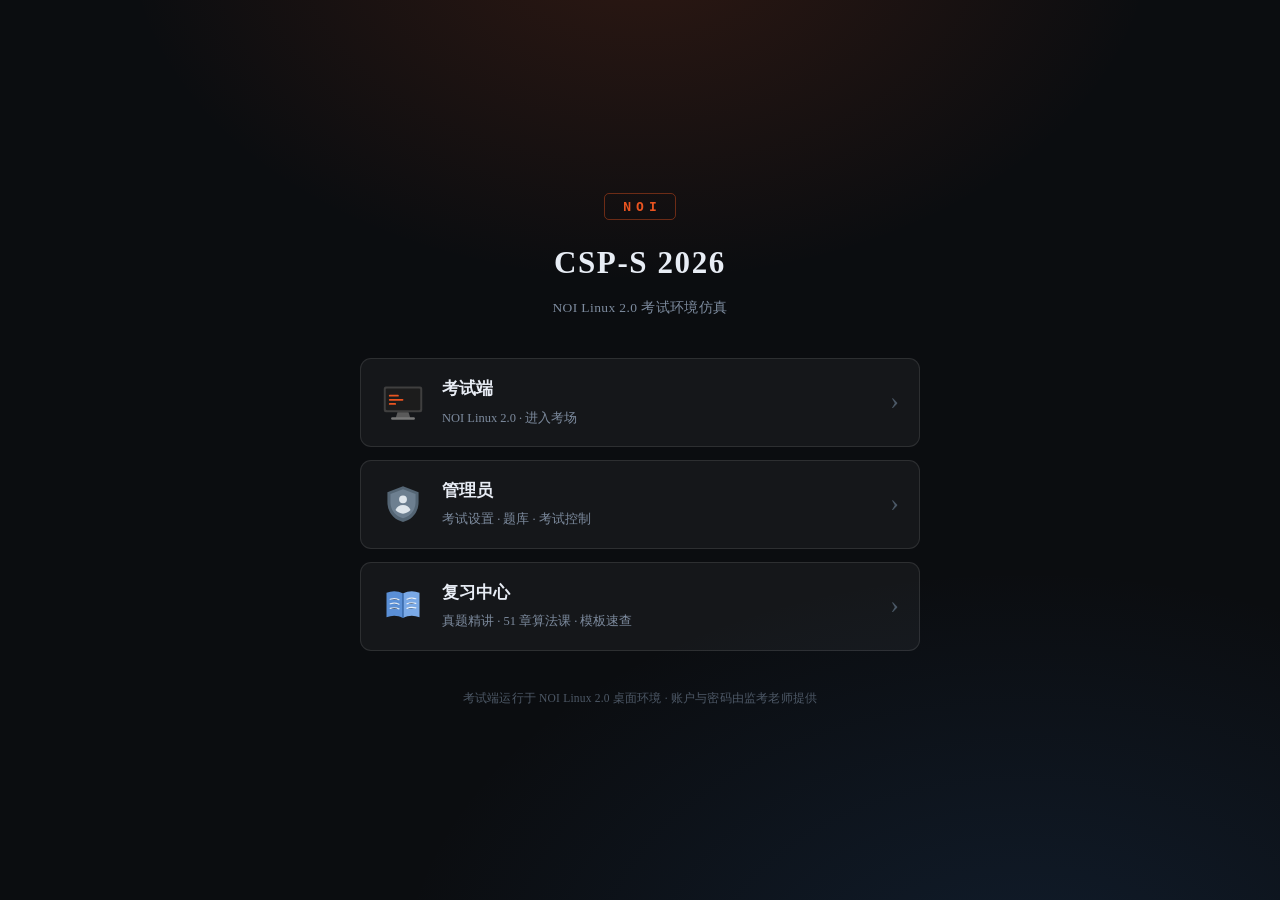
<file: index.html>
<!DOCTYPE html>
<html lang="zh-CN">
<head>
<meta charset="UTF-8">
<meta name="viewport" content="width=device-width, initial-scale=1">
<title>CSP-S 2026 · NOI Linux 考试环境</title>
<link rel="stylesheet" href="style.css">
</head>
<body class="home-body">

<div class="hm">
  <div class="hm-logo">NOI</div>
  <h1>CSP-S 2026</h1>
  <p class="hm-sub">NOI Linux 2.0 考试环境仿真</p>

  <div class="hm-entries">
    <a class="hm-card hm-exam" id="hmExam" href="noi/">
      <span class="hm-ico">
        <svg viewBox="0 0 48 48"><rect x="3" y="6" width="42" height="28" rx="2.4" fill="#3f3f3f"/><rect x="5.2" y="8.2" width="37.6" height="23.6" rx="1.2" fill="#1c1c1c"/><path d="M9.5 16h9M9.5 20.5h14M9.5 25h6" stroke="#e95420" stroke-width="1.9" stroke-linecap="round"/><path d="M18 34h12l2 6.4H16z" fill="#5a5a5a"/><rect x="11" y="39.6" width="26" height="2.6" rx="1.3" fill="#787878"/></svg>
      </span>
      <span class="hm-txt"><b>考试端</b><i>NOI Linux 2.0 · 进入考场</i></span>
      <span class="hm-go">›</span>
    </a>

    <a class="hm-card hm-admin" id="hmAdmin" href="noi/?admin=1">
      <span class="hm-ico">
        <svg viewBox="0 0 48 48"><path d="M24 4.5l17 6.6v10.4c0 11.6-7 19.6-17 22-10-2.4-17-10.4-17-22V11.1z" fill="#546574"/><path d="M24 7.8l13.7 5.3v8.4c0 9.4-5.6 15.9-13.7 18-8.1-2.1-13.7-8.6-13.7-18v-8.4z" fill="#6d7f90"/><path d="M24 14.6a4.3 4.3 0 1 1 0 8.6 4.3 4.3 0 0 1 0-8.6z" fill="#dfe6ec"/><path d="M15.8 30.6c1.5-3.6 4.5-5.5 8.2-5.5s6.7 1.9 8.2 5.5c-2.3 2.4-5 3.9-8.2 3.9s-5.9-1.5-8.2-3.9z" fill="#dfe6ec"/></svg>
      </span>
      <span class="hm-txt"><b>管理员</b><i>考试设置 · 题库 · 考试控制</i></span>
      <span class="hm-go">›</span>
    </a>

    <a class="hm-card hm-study" id="hmStudy" href="study/">
      <span class="hm-ico">
        <svg viewBox="0 0 48 48"><path d="M6 9.6c6-2.4 12-2.4 18 .8v26.8c-6-3.2-12-3.2-18-.8z" fill="#5a8fd6"/><path d="M42 9.6c-6-2.4-12-2.4-18 .8v26.8c6-3.2 12-3.2 18-.8z" fill="#7aa9e6"/><path d="M24 10.4v26.8" stroke="#2f5f9e" stroke-width="1.4"/><path d="M10 16.6c3.4-1 6.6-.9 9.6.5M10 21.6c3.4-1 6.6-.9 9.6.5M10 26.6c3.4-1 6.6-.9 9.6.5" stroke="#dfeaf8" stroke-width="1.3" stroke-linecap="round"/><path d="M28.4 16.6c3-1.4 6.2-1.5 9.6-.5M28.4 21.6c3-1.4 6.2-1.5 9.6-.5M28.4 26.6c3-1.4 6.2-1.5 9.6-.5" stroke="#e8f1fb" stroke-width="1.3" stroke-linecap="round"/></svg>
      </span>
      <span class="hm-txt"><b>复习中心</b><i>真题精讲 · 51 章算法课 · 模板速查</i></span>
      <span class="hm-go">›</span>
    </a>
  </div>

  <p class="hm-foot">考试端运行于 NOI Linux 2.0 桌面环境 · 账户与密码由监考老师提供</p>
</div>

<script>
/* file:// 直接打开时目录索引不会自动跳转，补一次 */
(function(){
  if (location.protocol === 'file:'){
    document.getElementById('hmExam').href = 'noi/index.html';
    document.getElementById('hmAdmin').href = 'noi/index.html?admin=1';
    document.getElementById('hmStudy').href = 'study/index.html';
  }
})();
</script>
</body>
</html>
</file>
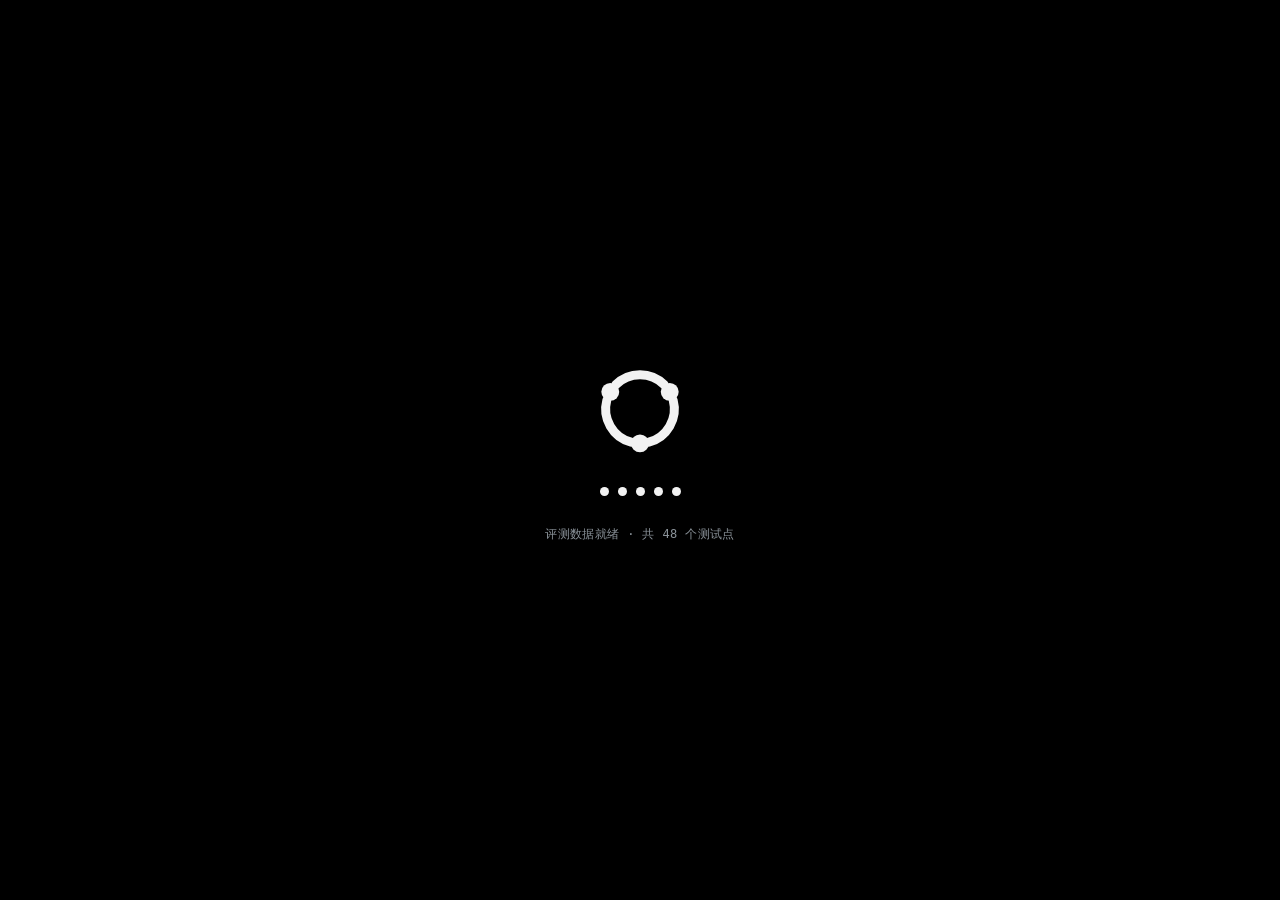
<file: noi/index.html>
<!DOCTYPE html>
<html lang="zh-CN">
<head>
<meta charset="UTF-8">
<meta name="viewport" content="width=device-width, initial-scale=1">
<title>CSP-S 2026 · 考试端（NOI Linux 2.0）</title>
<!-- 考试端位于 /csps/noi/，资源都在仓库根目录，用 base 统一解析 -->
<base href="../">
<link rel="stylesheet" href="style.css">
</head>
<body>

<!-- ═══════════════ 开机（Plymouth：Ubuntu logo + 五点 throbber） ═══════════════
     评测数据（problem-tests.js，约 860 KB）的下载也统一在这张画面上：
     logo 与五点照常转，下方一行小字显示下载进度，就绪后才进 GDM。 -->
<div id="boot" class="ply">
  <div class="ply-logo">
    <svg viewBox="0 0 100 100" aria-hidden="true">
      <g fill="none" stroke="#f2f2f2" stroke-width="8.6" stroke-linecap="round">
        <path d="M81.9 41.5A33 33 0 0 1 58.5 81.9"/>
        <path d="M41.5 81.9A33 33 0 0 1 18.1 41.5"/>
        <path d="M26.67 26.67A33 33 0 0 1 73.33 26.67"/>
      </g>
      <g fill="#f2f2f2">
        <circle cx="50" cy="83" r="8.6"/>
        <circle cx="21.42" cy="33.5" r="8.6"/>
        <circle cx="78.58" cy="33.5" r="8.6"/>
      </g>
    </svg>
  </div>
  <div class="ply-dots" id="plyDots">
    <i></i><i></i><i></i><i></i><i></i>
  </div>
  <div class="ply-status hidden" id="plyStatus"></div>
</div>

<!-- ═══════════════ 显示器休眠（DPMS off）：动一下鼠标或按键唤醒 ═══════════════ -->
<div id="dpms" class="dpms">
  <div class="dpms-hint" id="dpmsHint">移动鼠标或按任意键唤醒</div>
</div>

<!-- ═══════════════ GDM 登录（Ubuntu 20.04 账户选择） ═══════════════ -->
<div id="gdm" class="gdm hidden">
  <div class="gdm-clock" id="gdmClock">
    <div class="gdm-time" id="gdmTime">--:--</div>
    <div class="gdm-date" id="gdmDate"></div>
  </div>

  <div class="gdm-stage">
    <div class="gdm-users" id="gdmUsers"></div>

    <div class="gdm-auth hidden" id="gdmAuth">
      <div class="gdm-auth-user" id="gdmAuthUser"></div>
      <div class="gdm-field" id="gdmField">
        <input type="password" id="gdmPwd" placeholder="密码" autocomplete="off" spellcheck="false">
        <button class="gdm-submit" id="gdmSubmit" title="登录">&#8594;</button>
      </div>
      <div class="gdm-msg" id="gdmMsg"></div>
      <button class="gdm-back" id="gdmBack">切换用户</button>
    </div>
  </div>

  <div class="gdm-bottom">
    <span class="gdm-hint" id="gdmHint">演示环境 · 学生密码 csp2026 · 管理员密码 noip2026</span>
    <span class="gdm-ver">Ubuntu 20.04.1 LTS</span>
    <button class="gdm-power" id="gdmPower" title="关机"><svg viewBox="0 0 16 16"><path d="M8 2.2v5.4" stroke="currentColor" stroke-width="1.7" stroke-linecap="round" fill="none"/><path d="M4.6 4.2a4.9 4.9 0 1 0 6.8 0" stroke="currentColor" stroke-width="1.7" stroke-linecap="round" fill="none"/></svg></button>
  </div>
</div>

<!-- ═══════════════ 管理员端 ═══════════════ -->
<div id="adminApp" class="screen hidden">
  <aside class="adm-side">
    <div class="adm-brand">CSP-S 模拟器<br><span>管理员控制台</span></div>
    <nav class="adm-nav">
      <button class="adm-navbtn active" data-view="settings">考试设置</button>
      <button class="adm-navbtn" data-view="problems">题目管理</button>
      <button class="adm-navbtn" data-view="control">考试控制</button>
      <button class="adm-navbtn" data-view="subs">提交记录</button>
      <button class="adm-navbtn" data-view="grading">回收后台</button>
    </nav>
    <div class="adm-folder">
      <div class="adm-folder-title">考试数据文件夹</div>
      <div id="folderStatus" class="adm-folder-status">未连接</div>
      <button id="btnConnectFolder" class="btn btn-sm">选择文件夹…</button>
      <div class="adm-folder-hint">设置 / 题库 / 状态实时写盘</div>
    </div>
    <button id="btnAdminExit" class="adm-exit">← 返回桌面</button>
  </aside>
  <main class="adm-main">
    <section id="view-settings" class="adm-view">
      <h2>考试设置</h2>
      <div class="form-grid">
        <label>考试名称<input type="text" id="setExamName"></label>
        <label>考试时长（分钟）<input type="number" id="setDuration" min="10" max="600"></label>
        <label>计时开始方式
          <select id="setStartMode">
            <option value="auto">学生进入考试环境即开始计时</option>
            <option value="manual">管理员手动开始（考试控制页）</option>
            <option value="scheduled">定时开始</option>
          </select>
        </label>
        <label id="rowScheduled" class="hidden">定时开始时间<input type="datetime-local" id="setScheduledAt"></label>
        <label class="chk"><input type="checkbox" id="setAllowJudge"> 允许学生在 IDE 中本地评测（CSP-S 评测面板）</label>
        <label class="chk"><input type="checkbox" id="setAllowCopy"> 允许 IDE 内复制 / 粘贴</label>
        <label class="chk"><input type="checkbox" id="setWatermark"> 桌面显示准考证水印</label>
      </div>
      <label class="lbl-block">考试须知（学生桌面可查看）<textarea id="setNotice" rows="5"></textarea></label>
      <div class="save-indicator" id="saveIndicator">● 所有更改已实时保存</div>

      <div class="publish-card">
        <h3 class="publish-h">📦 发布考试数据到仓库</h3>
        <p class="dim">把当前「考试设置 + 题库」写入 GitHub 仓库 <code>exam/data.json</code>。学生打开在线链接即自动载入，无需再连接本地文件夹。</p>
        <label class="lbl-block">GitHub Token（仅存本机，绝不进代码）
          <input type="password" id="setGhToken" placeholder="ghp_… 用完可在 GitHub 注销" autocomplete="off">
        </label>
        <div class="publish-actions">
          <button class="btn btn-primary" id="btnPublish">发布到仓库</button>
          <button class="btn" id="btnPull">从仓库拉取</button>
          <span class="dim" id="publishStatus"></span>
        </div>
        <p class="dim small">写入需要你的 token（仓库为 public，数据本就公开，仅「写」需要权限）。也可用「导出考试包」下载 JSON 后自行提交到仓库。</p>
      </div>
    </section>

    <section id="view-problems" class="adm-view hidden">
      <h2>题目管理</h2>
      <div class="sets-row" id="setsRow"></div>
      <div class="prob-toolbar">
        <label class="btn btn-sm">＋ 导入题目<input type="file" id="importFiles" multiple class="visually-hidden"></label>
        <button class="btn btn-sm" id="btnExportPack">导出考试包</button>
        <button class="btn btn-sm" id="btnResetBank">恢复内置题库</button>
        <span class="dim" id="probSummary"></span>
      </div>
      <div id="probList" class="prob-list"></div>
      <p class="dim">导入说明：选择多个文件，按文件名自动归组 —— 题面文件 <code>题名.pdf / .html / .txt / .md</code>，测试点 <code>题名1.in / 题名1.out（或 .ans）</code>；也支持导入本系统导出的 <code>.json</code> 题目文件。</p>
    </section>

    <section id="view-control" class="adm-view hidden">
      <h2>考试控制</h2>
      <div class="ctrl-card" id="ctrlCard"></div>
      <div class="ctrl-actions">
        <button class="btn btn-primary" id="btnStartExam">▶ 开始考试</button>
        <button class="btn btn-warn" id="btnEndExam">■ 提前结束</button>
        <button class="btn btn-danger" id="btnResetExam">重置考试数据</button>
      </div>
      <h3 class="mt">当前配置摘要</h3>
      <div id="ctrlSummary" class="summary"></div>
    </section>

    <section id="view-subs" class="adm-view hidden">
      <h2>提交记录</h2>
      <div class="prob-toolbar"><button class="btn btn-sm" id="btnClearSubs">清空记录</button><span class="dim" id="subSummary"></span></div>
      <div id="subList"></div>
    </section>

    <section id="view-grading" class="adm-view hidden">
      <h2>回收后台 · 按检查点评测</h2>
      <p class="dim" style="margin-top:-6px">读取考生在「程序回收系统」粘贴提交的源代码，用评测引擎逐个检查点运行并给分（每点等分，满分 100）。</p>
      <div class="prob-toolbar">
        <button class="btn btn-sm" id="btnGradeAll">评测全部</button>
        <span class="dim" id="gradeSummary"></span>
      </div>
      <div id="gradeList"></div>
    </section>
  </main>
</div>

<!-- ═══════════════ 学生考试桌面（NOI Linux 2.0 / GNOME Flashback） ═══════════════ -->
<div id="studentApp" class="screen hidden">
  <div id="sWatermark" class="s-watermark hidden"></div>

  <!-- ═══ 顶部面板：Ubuntu 20.04 GNOME（活动/应用菜单 · 时钟 · 状态区） ═══ -->
  <div id="sTop" class="ub-top">
    <button class="ub-act" id="sActBtn">
      <span class="ub-act-ico" id="sActIco"></span>
      <span class="ub-act-lbl" id="sActLbl">活动</span>
    </button>
    <div class="ub-clock" id="sClock">--</div>
    <div class="ub-tray">
      <span class="ub-ime" id="sIme" title="输入法：中文（智能拼音）">zh<b>▾</b></span>
      <span class="ub-ico" id="sNetIco" title="有线网络：已连接（无互联网访问）"></span>
      <span class="ub-ico" id="sVolIco" title="音量 60%"></span>
      <button class="ub-ico ub-power" id="sSysBtn" title="系统菜单"></button>
      <span class="ub-caret">▾</span>
    </div>
  </div>

  <!-- ═══ 左侧 Dock（dash-to-dock，固定不隐藏，运行指示为橙点） ═══ -->
  <div id="sDock" class="ub-dock">
    <div class="ub-dock-apps" id="sDockApps"></div>
    <button class="ub-dock-grid" id="sShowApps" title="显示应用 (Super+A)"><i></i><i></i><i></i><i></i><i></i><i></i><i></i><i></i><i></i></button>
  </div>

  <div id="sDesktop" class="s-desktop"></div>

  <!-- ═══ 应用网格（Super+A） ═══ -->
  <div id="sGrid" class="ub-grid hidden">
    <div class="ub-grid-inner">
      <div class="ub-grid-search"><span class="ub-grid-mag"></span><input id="sGridInput" placeholder="输入名称以搜索…" autocomplete="off" spellcheck="false"></div>
      <div class="ub-grid-body" id="sGridBody"></div>
      <!-- GNOME 3.36 网格底部：「常用 / 全部」两页切换 -->
      <div class="ub-grid-tabs">
        <button class="ub-grid-tab" id="sGridFreq" data-page="freq">常用</button>
        <button class="ub-grid-tab on" id="sGridAll" data-page="all">全部</button>
      </div>
    </div>
  </div>

  <!-- 弹出菜单 / 右键菜单 -->
  <div id="sPop" class="gp-pop hidden"></div>
  <div id="sCtx" class="gp-ctx hidden"></div>

  <div id="sWaitOverlay" class="s-overlay hidden">
    <div class="s-overlay-card">
      <h2 id="waitTitle">考试尚未开始</h2>
      <p id="waitText" class="dim">请等待监考老师发出开考指令…</p>
      <div class="wait-count" id="waitCount"></div>
    </div>
  </div>

  <div id="sEndOverlay" class="s-overlay hidden">
    <div class="s-overlay-card">
      <h2 id="endTitle">考试已结束</h2>
      <p id="endText" class="dim"></p>
      <div id="endReceipt" class="end-receipt hidden"></div>
      <button class="btn" id="btnEndBack">返回开始界面</button>
    </div>
  </div>
</div>

<script src="util.js"></script>
<script src="store.js"></script>
<script src="problems.js"></script>
<script src="reviews.js"></script>
<script src="admin.js"></script>
<script src="desktop.js"></script>
<script src="student.js"></script>
<script src="greeter.js"></script>
</body>
</html>
</file>
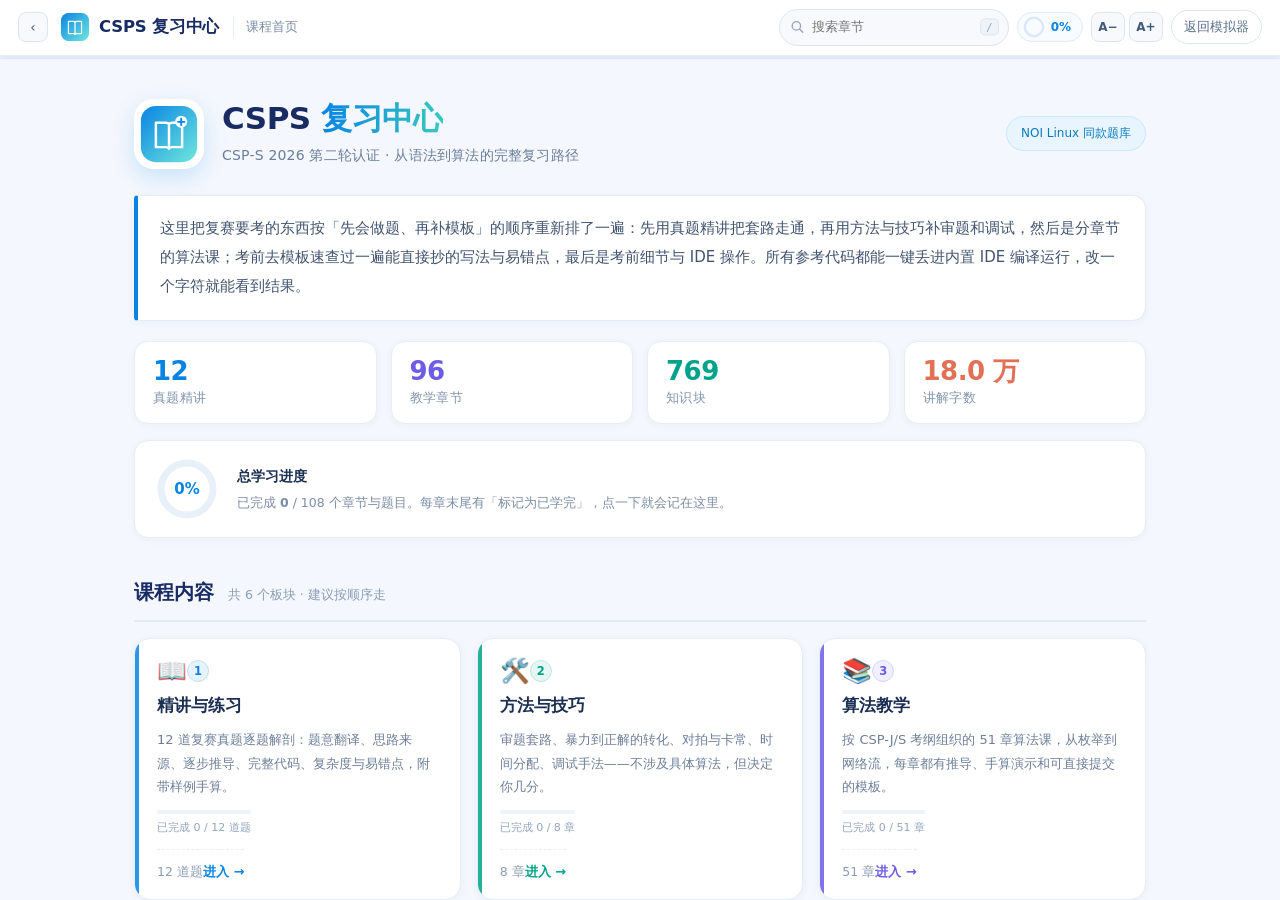
<file: study/index.html>
<!DOCTYPE html>
<html lang="zh-CN">
<head>
<meta charset="UTF-8">
<meta name="viewport" content="width=device-width, initial-scale=1">
<meta name="description" content="CSP-S 复赛复习中心：12 道真题精讲、51 章算法教学、22 个模板速查、方法与技巧、考前注意事项与 IDE 指南。">
<meta name="theme-color" content="#0984e3">
<title>CSPS 复习中心 · 从语法到算法</title>
<link rel="stylesheet" href="../style.css">
<link rel="stylesheet" href="study.css">
</head>
<body class="study-body" data-fs="m">

<!-- ═══════════════ 全局加载动画 ═══════════════ -->
<div id="globalLoading" class="g-loading hidden">
  <div class="g-spin"></div>
  <div class="g-loading-text" id="globalLoadingText">加载中…</div>
  <div class="g-loading-file" id="globalLoadingFile"></div>
  <div class="g-bar"><div class="g-bar-fill" id="globalLoadingBar"></div></div>
  <div class="g-pct" id="globalLoadingPct"></div>
</div>

<div id="reviewApp" class="screen">
  <!-- ─────────── 顶栏 ─────────── -->
  <header class="st-head">
    <button id="btnRevSide" class="st-ico" title="收起 / 展开目录（[）"><span id="revSideIcon">‹</span></button>
    <button id="btnRevHome" class="st-brand" title="回到课程首页（Esc）">
      <span class="st-logo">
        <svg viewBox="0 0 64 64" width="30" height="30" aria-hidden="true">
          <defs><linearGradient id="stg" x1="0" y1="0" x2="1" y2="1">
            <stop offset="0%" stop-color="#0984e3"/><stop offset="100%" stop-color="#6fe7dd"/>
          </linearGradient></defs>
          <rect x="2" y="2" width="60" height="60" rx="16" fill="url(#stg)"/>
          <path d="M18 20h11a5 5 0 0 1 3 1.2A5 5 0 0 1 35 20h11v26H35a4 4 0 0 0-3 1.4 4 4 0 0 0-3-1.4H18z"
                fill="none" stroke="#fff" stroke-width="2.6" stroke-linejoin="round"/>
          <path d="M32 21.6v25.8" stroke="#fff" stroke-width="2.6" stroke-linecap="round"/>
        </svg>
      </span>
      <span class="st-brand-t">CSPS <b>复习中心</b></span>
    </button>
    <div class="st-crumb" id="revTitle">课程首页</div>

    <div class="st-actions">
      <div class="st-search">
        <svg class="st-search-ico" viewBox="0 0 20 20" width="15" height="15" aria-hidden="true">
          <circle cx="8.5" cy="8.5" r="5.6" fill="none" stroke="currentColor" stroke-width="1.8"/>
          <path d="M12.8 12.8 17 17" stroke="currentColor" stroke-width="1.8" stroke-linecap="round"/>
        </svg>
        <input id="stSearch" type="text" placeholder="搜索章节" autocomplete="off" spellcheck="false">
        <kbd class="st-kbd">/</kbd>
        <div id="stSearchPop" class="st-pop hidden"></div>
      </div>
      <button id="stProgBtn" class="st-prog" title="学习进度：点击查看完成情况">
        <svg viewBox="0 0 36 36" width="22" height="22" aria-hidden="true">
          <circle cx="18" cy="18" r="15" fill="none" stroke="#dce8f7" stroke-width="4"/>
          <circle id="stProgRing" cx="18" cy="18" r="15" fill="none" stroke="#0984e3" stroke-width="4"
                  stroke-linecap="round" stroke-dasharray="94.2" stroke-dashoffset="94.2"
                  transform="rotate(-90 18 18)"/>
        </svg>
        <span id="stProgTxt">0%</span>
      </button>
      <div class="st-fs" title="正文字号">
        <button id="btnFsDown" class="st-ico" title="字号减小">A−</button>
        <button id="btnFsUp" class="st-ico" title="字号增大">A+</button>
      </div>
      <a class="st-exit" href="../index.html" title="返回考试模拟器">返回模拟器</a>
    </div>
  </header>
  <div class="st-readline"><i id="stReadBar"></i></div>

  <!-- ─────────── 板块标签 ─────────── -->
  <div class="rev-bar">
    <div class="rev-tabs" id="revTabs"></div>
    <div class="rev-tools" id="revTools"></div>
  </div>

  <!-- ─────────── 主体 ─────────── -->
  <div class="rev-body" id="revBody">
    <aside id="revList" class="rev-list"></aside>
    <main id="revContent" class="rev-content"></main>
    <aside id="revToc" class="rev-toc"></aside>
  </div>

  <div id="revHome" class="rev-home hidden"></div>
</div>

<div class="st-drawer-mask hidden" id="stMask"></div>

<script src="../util.js"></script>
<script src="../store.js"></script>
<script src="../problems.js"></script>
<script src="../reviews.js"></script>
<script src="../review.js"></script>
</body>
</html>
</file>
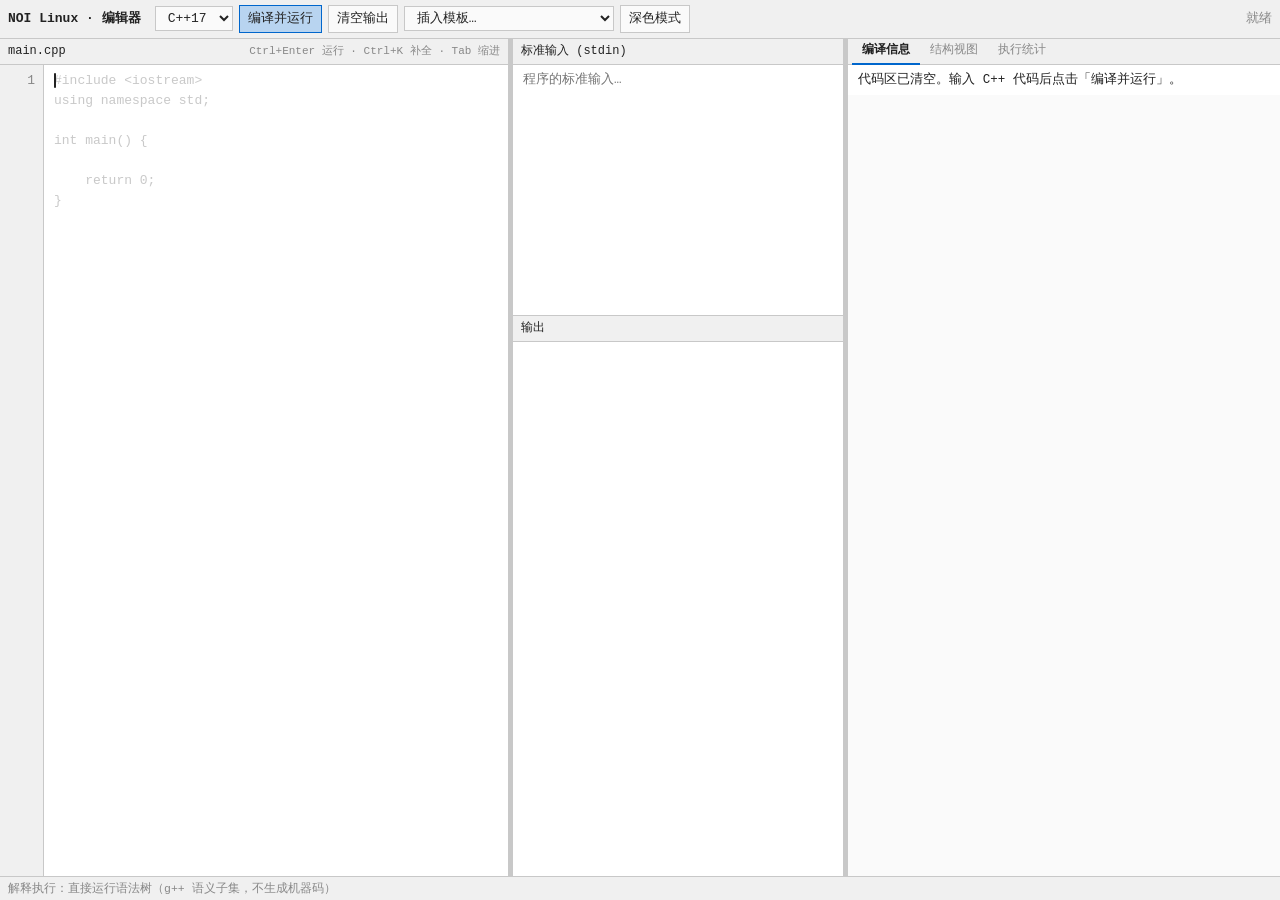
<file: ide.html>
<!DOCTYPE html>
<html lang="zh-CN">
<head>
<meta charset="UTF-8">
<meta name="viewport" content="width=device-width, initial-scale=1">
<title>编辑器 — NOI Linux</title>
<style>
:root{
  --bg:#ffffff; --fg:#222222; --border:#c8c8c8; --panel:#f0f0f0;
  --panel2:#fafafa; --editor-bg:#ffffff; --gutter-bg:#f0f0f0;
  --output-bg:#ffffff; --dim:#888888; --accent:#0066cc; --sel-bg:#b8d4f0;
  --green:#007700; --red:#bb2222; --yellow:#886600;
  --c-kw:#0000cc; --c-fn:#795e26; --c-str:#a31515; --c-num:#098658;
  --c-com:#008000; --c-pre:#808080;
  --mono:Consolas,'Courier New',monospace;
}
body.dark{
  --bg:#1e1e1e; --fg:#d4d4d4; --border:#3c3c3c; --panel:#252526;
  --panel2:#1e1e1e; --editor-bg:#1e1e1e; --gutter-bg:#252526;
  --output-bg:#1e1e1e; --dim:#858585; --accent:#4fc1ff; --sel-bg:#264f78;
  --green:#4ec9b0; --red:#f48771; --yellow:#dcdcaa;
  --c-kw:#569cd6; --c-fn:#dcdcaa; --c-str:#ce9178; --c-num:#b5cea8;
  --c-com:#6a9955; --c-pre:#c586c0;
}
*{box-sizing:border-box}
html,body{height:100%;margin:0}
body{background:var(--bg);color:var(--fg);overflow:hidden;font:13px/1.5 var(--mono);}
.app{display:flex;flex-direction:column;height:100vh}
.toolbar{display:flex;align-items:center;gap:6px;padding:5px 8px;flex-wrap:wrap;
  background:var(--panel);border-bottom:1px solid var(--border);}
.toolbar .title{font-weight:bold;margin-right:8px;color:var(--fg);}
select,button{font:inherit;color:var(--fg);background:var(--panel2);border:1px solid var(--border);
  padding:3px 8px;outline:none;}
select:hover,button:hover{background:var(--panel);}
button{cursor:pointer;}
button:disabled{opacity:.5;cursor:not-allowed;}
button.primary{background:var(--sel-bg);border-color:var(--accent);}
button.primary:hover{opacity:.9;}
.spacer{margin-left:auto;}
.status{color:var(--dim);}
.status.ok{color:var(--green);}
.status.err{color:var(--red);}
.status.busy{color:var(--yellow);}
.workspace{flex:1;display:flex;min-height:0;}
.pane{display:flex;flex-direction:column;min-width:0;background:var(--panel2);}
.pane-code{flex:1 1 40%;}
.pane-io{flex:1 1 26%;}
.pane-artifact{flex:1 1 34%;}
.pane-head{display:flex;align-items:center;gap:6px;padding:0 8px;flex:0 0 26px;height:26px;
  background:var(--panel);border-bottom:1px solid var(--border);font-size:12px;color:var(--fg);}
.hint{margin-left:auto;font-size:11px;color:var(--dim);}
.editor{flex:1;display:flex;min-height:0;position:relative;overflow:hidden;background:var(--editor-bg);}
.gutter{flex:0 0 auto;min-width:44px;padding:6px 8px 6px 8px;text-align:right;
  font:13px/1.55 var(--mono);color:var(--dim);background:var(--gutter-bg);
  border-right:1px solid var(--border);white-space:pre;overflow:hidden;user-select:none;}
.code-area{position:relative;flex:1;min-width:0;}
.hl,#code,.skeleton{position:absolute;inset:0;margin:0;border:0;padding:6px 10px;
  font:13px/1.55 var(--mono);white-space:pre;tab-size:4;}
.hl{overflow:hidden;pointer-events:none;color:var(--fg);}
#code{overflow:auto;resize:none;outline:none;background:transparent;color:transparent;caret-color:transparent;}
/* 自绘光标：原生光标无法禁止闪动，容易看不清，改成常亮 2px 竖线 */
#caret{position:absolute;width:2px;background:var(--fg);pointer-events:none;display:none;z-index:3;border-radius:1px;}
#code::selection{background:var(--sel-bg);}
.skeleton{overflow:hidden;pointer-events:none;color:var(--dim);opacity:0.45;display:none;}
.c-kw{color:var(--c-kw)}.c-fn{color:var(--c-fn)}.c-str{color:var(--c-str)}
.c-num{color:var(--c-num)}.c-com{color:var(--c-com);font-style:italic}.c-pre{color:var(--c-pre)}
.io-input,.io-output,.artifact{margin:0;padding:6px 10px;border:0;outline:none;background:var(--output-bg);
  font:12.5px/1.5 var(--mono);color:var(--fg);overflow:auto;}
.io-input,.artifact{white-space:pre;resize:none;}
.io-output{white-space:pre-wrap;word-break:break-word;flex:1;}
.pane-io .io-input{flex:0 0 30%;min-height:56px;border-bottom:1px solid var(--border);}
.exit{font-size:11px;color:var(--dim);}
.tabs{gap:0;padding:0 4px;}
.tab{background:transparent;border:0;border-bottom:2px solid transparent;
  padding:4px 10px;color:var(--dim);font-size:12px;}
.tab:hover{color:var(--fg);background:transparent;}
.tab.active{color:var(--fg);border-bottom-color:var(--accent);font-weight:bold;}

.splitter{
  flex:0 0 5px;cursor:col-resize;background:var(--border);
  position:relative;
}
.splitter::before{content:'';position:absolute;inset:-4px;}
.splitter:hover{background:var(--accent);}
body.resizing{cursor:col-resize;user-select:none;}
body.resizing.row{cursor:row-resize;}

.statusbar{display:flex;align-items:center;gap:10px;padding:3px 8px;
  background:var(--panel);border-top:1px solid var(--border);font-size:11.5px;color:var(--dim);}
.artifact{background:var(--output-bg);font-size:12.5px;line-height:1.45;}
.boot-overlay{position:fixed;inset:0;background:var(--panel2);z-index:1000;
  display:flex;align-items:center;justify-content:center;font:14px/1.6 var(--mono);color:var(--fg);}
.boot-overlay.hide{display:none;}
.boot-box{text-align:center;}
.boot-box .spin{display:inline-block;width:12px;height:12px;
  border:2px solid var(--border);border-top-color:var(--fg);border-radius:50%;
  animation:spin .7s linear infinite;vertical-align:-2px;margin-right:8px;}
@keyframes spin{to{transform:rotate(360deg);}}

.judge-panel{display:none; flex:1; overflow:auto; padding:8px 10px;
  background:var(--output-bg); font:12.5px/1.45 var(--mono);}
.judge-panel.active{display:block;}
.judge-toolbar{display:flex; gap:6px; align-items:center; padding:4px 0 8px 0; flex-wrap:wrap;}
.judge-toolbar input{padding:2px 5px; font:inherit;}
.judge-toolbar label{color:var(--dim); font-size:11.5px;}
.judge-case{border:1px solid var(--border); margin-bottom:8px; background:var(--panel2);}
.judge-case-head{display:flex; align-items:center; gap:6px; padding:3px 6px;
  background:var(--panel); border-bottom:1px solid var(--border); font-size:11.5px;}
.judge-case-head .spacer{margin-left:auto;}
.judge-case-body{display:flex; gap:6px; padding:6px;}
.judge-case-body > div{flex:1; min-width:0;}
.judge-case-body textarea{width:100%; min-height:64px; font:11.5px/1.4 var(--mono);
  background:var(--editor-bg); color:var(--fg); border:1px solid var(--border);
  padding:3px 5px; resize:vertical; outline:none;}
.judge-case-body .lbl{font-size:10.5px; color:var(--dim); margin-bottom:2px;}
.verdict-AC{color:var(--green); font-weight:bold;}
.verdict-WA,.verdict-RE,.verdict-CE{color:var(--red); font-weight:bold;}
.verdict-TLE{color:var(--yellow); font-weight:bold;}
.judge-summary{font-weight:bold; margin-bottom:8px; padding:6px 8px;
  background:var(--panel); border:1px solid var(--border); white-space:pre-wrap;}
.judge-detail{white-space:pre-wrap; margin-top:6px;}
.judge-detail > div{border-bottom:1px dashed var(--border); padding:4px 0;}

@media (max-width:900px){
  .workspace{flex-direction:column;}
  .splitter{flex:0 0 6px;cursor:row-resize;}
  .pane{flex:1 1 auto !important;min-height:60px;overflow:hidden;}
}
</style>
<link rel="stylesheet" href="assets/cbc-ide.css">
</head>
<body>
<script>if(/[?&]ui=cbc(?:&|$)/.test(location.search))document.body.classList.add("cbc");</script>

<div id="bootOverlay" class="boot-overlay">
  <div class="boot-box"><span class="spin"></span>正在加载编译器环境…</div>
</div>

<div class="app">
  <header class="toolbar">
    <span class="title">NOI Linux · 编辑器</span>
    <select id="stdSel">
      <option value="c++11">C++11</option>
      <option value="c++14">C++14</option>
      <option value="c++17" selected>C++17</option>
      <option value="c++20">C++20</option>
    </select>
    <button id="runBtn" class="primary">编译并运行</button>
    <button id="clearBtn">清空输出</button>
    <select id="tplSel" title="插入代码模板">
      <option value="">插入模板…</option>
      <option value="main">main 函数</option>
      <option value="for">for 循环</option>
      <option value="while">while 循环</option>
      <option value="if">if 判断</option>
      <option value="vector">vector&lt;int&gt; 示例 (VM)</option>
      <option value="vectorloop">vector 遍历 (VM)</option>
      <option value="func">带参数函数 (VM)</option>
      <option value="csps">CSP-S 模板 (去 freopen)</option>
    </select>
    <button id="themeBtn">深色模式</button>
    <span class="spacer"></span>
    <span id="status" class="status">初始化中…</span>
  </header>

  <div class="workspace">
    <section class="pane pane-code" id="paneCode">
      <div class="pane-head">
        <span id="paneFile">main.cpp</span>
        <span class="hint">Ctrl+Enter 运行 · Ctrl+K 补全 · Tab 缩进</span>
      </div>
      <div class="editor">
        <div class="gutter" id="gutter"></div>
        <div class="code-area" id="codeArea">
          <pre class="hl" id="hl" aria-hidden="true"></pre>
          <pre class="skeleton" id="skeleton" aria-hidden="true"></pre>
          <textarea id="code" spellcheck="false" wrap="off" autocomplete="off"></textarea>
          <div class="autocomplete" id="acBox" style="display:none;position:absolute;z-index:30;
            max-height:180px;overflow-y:auto;min-width:160px;background:var(--panel2);
            border:1px solid var(--border);font:12px/1.5 var(--mono);padding:2px 0;"></div>
        </div>
      </div>
    </section>

    <div class="splitter" data-dir="1"></div>

    <section class="pane pane-io" id="paneIO">
      <div class="pane-head">标准输入 (stdin)</div>
      <textarea id="stdin" class="io-input" spellcheck="false" placeholder="程序的标准输入…"></textarea>
      <div class="pane-head" id="headOut">
        <span>输出</span>
        <span class="spacer"></span>
        <span class="exit" id="exitInfo"></span>
      </div>
      <pre id="output" class="io-output"></pre>
    </section>

    <div class="splitter" data-dir="-1"></div>

    <section class="pane pane-artifact" id="paneArtifact">
      <!-- 真机 Code::Blocks 的底部停靠面板只有 Compiler messages / Symbols / Resources
           这类页签，没有本地评测器 —— 评测发生在交卷后的程序回收系统后台，所以这里
           不设任何「评分 / 检查点」入口。 -->
      <div class="pane-head tabs">
        <button class="tab active" data-view="info">编译信息</button>
        <button class="tab" data-view="asm">结构视图</button>
        <button class="tab" data-view="trace">执行统计</button>
      </div>
      <pre id="artifact" class="artifact"></pre>
    </section>
  </div>

  <footer class="statusbar">
    <span id="modeInfo">解释执行：直接运行语法树（g++ 语义子集，不生成机器码）</span>
    <span class="spacer"></span>
    <span id="stats"></span>
  </footer>
</div>

<script src="cpp-engine.js"></script>
<script>
/* ============================================================
   tokenizer.js
   ============================================================ */
function esc(s){
  return String(s).replace(/[&<>]/g, c => ({'&':'&amp;','<':'&lt;','>':'&gt;'}[c]));
}

const KEYWORDS = new Set((
  'alignas alignof and and_eq asm auto bitand bitor bool break case catch char char8_t char16_t char32_t '+
  'class compl concept const consteval constexpr constinit const_cast continue co_await co_return co_yield '+
  'decltype default delete do double dynamic_cast else enum explicit export extern false float for friend goto '+
  'if inline int long mutable namespace new noexcept not not_eq nullptr operator or or_eq private protected '+
  'public register reinterpret_cast requires return short signed sizeof static static_assert static_cast struct '+
  'switch template this thread_local throw true try typedef typeid typename union unsigned using virtual void '+
  'volatile wchar_t while xor xor_eq'
).split(/\s+/));

function highlight(src){
  const re = /(\/\/[^\n]*|\/\*[\s\S]*?\*\/)|("(?:\\.|[^"\\\n])*"|'(?:\\.|[^'\\\n])*')|(^[ \t]*#[ \t]*[A-Za-z_]\w*)|(\b0[xX][0-9a-fA-F]+[uUlL]*\b|\b\d+\.?\d*(?:[eE][+-]?\d+)?[fFuUlL]*\b)|([A-Za-z_]\w*)/gm;
  let out = '', last = 0, m;
  while ((m = re.exec(src)) !== null){
    out += esc(src.slice(last, m.index));
    const full = m[0];
    if (m[1]) out += `<span class="c-com">${esc(full)}</span>`;
    else if (m[2]) out += `<span class="c-str">${esc(full)}</span>`;
    else if (m[3]) out += `<span class="c-pre">${esc(full)}</span>`;
    else if (m[4]) out += `<span class="c-num">${esc(full)}</span>`;
    else if (m[5]) {
      if (KEYWORDS.has(full)) out += `<span class="c-kw">${esc(full)}</span>`;
      else if (/^\s*\(/.test(src.slice(m.index + full.length))) out += `<span class="c-fn">${esc(full)}</span>`;
      else out += esc(full);
    }
    last = m.index + full.length;
  }
  out += esc(src.slice(last));
  return out;
}

function tokenize(src){
  const tokens = [];
  let i = 0;
  const n = src.length;
  const isIdStart = c => /[A-Za-z_$]/.test(c);
  const isIdChar  = c => /[A-Za-z0-9_$]/.test(c);
  const isDigit   = c => c >= '0' && c <= '9';

  while (i < n){
    const c = src[i];
    if (c === ' ' || c === '\t' || c === '\r' || c === '\n'){ i++; continue; }
    if (c === '/' && src[i+1] === '/'){ while (i < n && src[i] !== '\n') i++; continue; }
    if (c === '/' && src[i+1] === '*'){ i += 2; while (i < n && !(src[i]==='*' && src[i+1]==='/')) i++; i += 2; continue; }
    if (c === '"'){
      i++; let s = '';
      while (i < n && src[i] !== '"'){
        if (src[i] === '\\'){
          i++; const e = src[i];
          s += e==='n'?'\n':e==='t'?'\t':e==='r'?'\r':e==='0'?'\0':e==='\\'?'\\':e==='"'?'"':e;
          i++;
        } else s += src[i++];
      }
      i++; tokens.push({type:'str', value:s}); continue;
    }
    if (c === "'"){
      i++; let s = '';
      if (src[i] === '\\'){
        i++; const e = src[i];
        s = e==='n'?'\n':e==='t'?'\t':e==='r'?'\r':e==='0'?'\0':e==='\\'?'\\':e==="'"? "'":e;
        i++;
      } else s = src[i++];
      i++; tokens.push({type:'char', value:s}); continue;
    }
    if (isDigit(c) || (c === '.' && isDigit(src[i+1]))){
      let j = i;
      if (c === '0' && (src[i+1] === 'x' || src[i+1] === 'X')){
        j = i + 2; while (j < n && /[0-9a-fA-F]/.test(src[j])) j++;
        // 十六进制也要吃后缀：0xFFFFFFFFu / 0xFFull（此前 'u' 被当成标识符 → 解析失败）
        let hexSuffix = '';
        while (j < n && /[uUlL]/.test(src[j])){ hexSuffix += src[j]; j++; }
        tokens.push({type:'num', value: parseInt(src.slice(i, j - hexSuffix.length), 16), suffix: hexSuffix});
        i = j; continue;
      }
      while (j < n && isDigit(src[j])) j++;
      if (src[j] === '.'){ j++; while (j < n && isDigit(src[j])) j++; }
      if (src[j] === 'e' || src[j] === 'E'){ j++; if (src[j]==='+'||src[j]==='-') j++; while (j<n && isDigit(src[j])) j++; }
      const numStr = src.slice(i, j);
      let suffix = '';
      while (j < n && /[uUlLfF]/.test(src[j])){ suffix += src[j]; j++; }
      tokens.push({type:'num', value: parseFloat(numStr), suffix});
      i = j; continue;
    }
    if (isIdStart(c)){
      let j = i; while (j < n && isIdChar(src[j])) j++;
      tokens.push({type:'id', value: src.slice(i, j)});
      i = j; continue;
    }
    const three = src.substr(i, 3);
    if (three === '<<=' || three === '>>=' || three === '...' || three === '->*'){
      tokens.push({type:'op', value:three}); i += 3; continue;
    }
    const two = src.substr(i, 2);
    if (['<<','>>','<=','>=','==','!=','&&','||','++','--','+=','-=','*=','/=','%=','&=','|=','^=','::','->'].includes(two)){
      tokens.push({type:'op', value:two}); i += 2; continue;
    }
    tokens.push({type:'op', value:c}); i++;
  }

  tokens.push({type:'eof', value:'<eof>'});
  return tokens;
}

function stripStd(tokens){
  const out = [];
  for (let i = 0; i < tokens.length; i++){
    if (tokens[i].type === 'id' && tokens[i].value === 'std'
        && tokens[i+1] && tokens[i+1].value === '::'){
      i++; continue;
    }
    out.push(tokens[i]);
  }
  return out;
}

function preprocessSource(src){
  return src.split('\n').filter(l => !/^\s*#/.test(l)).join('\n');
}

function prepareCspSource(src){
  return src.split('\n').filter(l => !(
    /^\s*#/.test(l) ||
    /\bfreopen\s*\(/.test(l) ||
    /\bsync_with_stdio\s*\(/.test(l) ||
    /\.\s*tie\s*\(/.test(l)
  )).join('\n');
}

/* ============================================================
   能力静态扫描
   ============================================================ */
function scanCapabilities(src){
  const issues = [];
  const seen = new Set();
  const add = (key, level, msg) => {
    if (seen.has(key)) return;
    seen.add(key);
    issues.push({ level, msg });
  };
  const lines = src.split('\n');

  for (let i = 0; i < lines.length; i++){
    const l = lines[i];
    const no = i + 1;
    const code = l.replace(/\/\/.*$/, '');
    if (/^\s*$/.test(code)) continue;

    if (/\blong\s+long\b/.test(code)){
      // v2.7 起 long long 已进 VM，不再整体回退；只有"作函数参数/返回值"仍回退
      const asReturnOrParam = /\blong\s+long\s+\w+\s*\(/.test(code) ||
                              /\([^)]*\blong\s+long\b[^)]*\)/.test(code);
      if (asReturnOrParam){
        add('longlong', 'warn', `第 ${no} 行: long long 作函数参数/返回值时回退解释器（较慢）；精度约 53 位（>9e15 会失真）`);
      } else {
        add('longlong', 'warn', `第 ${no} 行: long long 精度约 53 位（>9e15 会失真），边界值请本地 g++ 复测`);
      }
    }
    if (/\bunsigned\s+long\s+long\b/.test(code)){
      add('ull', 'warn', `第 ${no} 行: unsigned long long 精度约 53 位（>9e15 会失真），边界值请本地 g++ 复测`);
    }
    if (/\bdouble\b|\bfloat\b/.test(code)){
      add('double', 'warn', `第 ${no} 行: double/float 精度按 JS number 处理，边界可能不准`);
    }
    if (/\bunordered_map\b|\bunordered_set\b/.test(code)){
      add('unordered', 'danger', `第 ${no} 行: unordered_map / unordered_set 不支持`);
    }
    if (/\bmap\s*<|\bmultimap\s*</.test(code)){
      add('map', 'danger', `第 ${no} 行: map/multimap 只按数组糊，find/count/erase 会崩`);
    }
    if (/\bset\s*<|\bmultiset\s*</.test(code)){
      add('set', 'danger', `第 ${no} 行: set/multiset 不是真正的集合，insert/find 语义不对`);
    }
    if (/\bpriority_queue\s*</.test(code)){
      add('pq', 'danger', `第 ${no} 行: priority_queue 不支持`);
    }
    if (/\bqueue\s*<|\bstack\s*</.test(code)){
      add('qstack', 'danger', `第 ${no} 行: queue/stack 不支持`);
    }
    if (/\bdeque\s*</.test(code)){
      add('deque', 'warn', `第 ${no} 行: deque 只按数组糊，性能语义不对`);
    }
    if (/\bstruct\b|\bclass\b/.test(code)){
      add('struct', 'danger', `第 ${no} 行: struct/class 不会被实例化，成员访问会失败`);
    }
    if (/\bnew\b|\bdelete\b/.test(code) && !/\/\//.test(l)){
      add('newdelete', 'danger', `第 ${no} 行: new/delete 不支持`);
    }
    if (/[A-Za-z_]\w*\s*->\s*\w+/.test(code)){
      add('arrow', 'danger', `第 ${no} 行: -> 指针访问不支持`);
    }
    if (/\b[A-Za-z_]\w*(\s*<[^>]*>)?\s*&\s*[A-Za-z_]/.test(code) && !/&&/.test(code)){
      add('refvar', 'warn', `第 ${no} 行: 引用变量声明不受支持（仅引用参数支持）`);
    }
    if (/\bsort\s*\(\s*[A-Za-z_]\w*\s*\.\s*begin\s*\(/.test(code)){
      add('sortiter', 'warn', `第 ${no} 行: sort(v.begin(), v.end()) 只对自制迭代器生效，元素是 pair/struct 时会乱`);
    }
    if (/\blower_bound\s*\(|\bupper_bound\s*\(/.test(code)){
      add('lb', 'danger', `第 ${no} 行: lower_bound / upper_bound 不支持`);
    }
    if (/\bstring\b/.test(code)){
      add('string', 'warn', `第 ${no} 行: string 支持不完整（下标越界、拼接、find 边界常错）`);
    }
    if (/\bauto\b/.test(code)){
      add('auto', 'warn', `第 ${no} 行: auto 类型推导不完整，可能推错类型`);
    }
    if (/\bunsigned\s+(short|char)\b/.test(code)){
      add('ushort', 'warn', `第 ${no} 行: unsigned short/char 会回退解释器（结果正确但慢）`);
    }
    if (/\bvector\s*<\s*vector\s*</.test(code) || /\bvector\s*<\s*pair\s*</.test(code) || /\bvector\s*<\s*string\s*</.test(code)){
      add('nestedvec', 'danger', `第 ${no} 行: 嵌套 vector（vector<vector<...>> / vector<pair<...>>）行为不可靠`);
    }
    if (/\bprintf\s*\(\s*"[^"]*%lld/.test(code) || /\bscanf\s*\(\s*"[^"]*%lld/.test(code)){
      add('lldio', 'warn', `第 ${no} 行: %lld/%llu 按 53 位精度处理，且 printf 会回退解释器（较慢）`);
    }
    if (/\bdouble\s+[A-Za-z_]\w*\s*\[/.test(code)){
      add('bigarr', 'warn', `第 ${no} 行: double 数组会回退解释器执行（结果按 JS number 精度）`);
    }
    if (/\blong\s+long\s+[A-Za-z_]\w*\s*\[/.test(code)){
      add('bigarrll', 'warn', `第 ${no} 行: long long 数组按 53 位精度存储（>9e15 会失真）`);
    }
    if (/\bconst\s+int\s+N\s*=\s*(\d+)/.test(code)){
      const m = code.match(/\bconst\s+int\s+N\s*=\s*(\d+)/);
      if (m && parseInt(m[1],10) > 2000000){
        add('bigN', 'warn', `第 ${no} 行: 数组规模 ${m[1]} 较大，可能触发运行时间上限（可在工具栏调时限）`);
      }
    }
  }

  if (/\bscanf\s*\(/.test(src)) add('scanf', 'warn', '使用了 scanf：支持不完整，%c / %s / %lld 会出错');
  if (/\bgetline\s*\(/.test(src)) add('getline', 'warn', '使用了 getline：与 cin >> 混用时行为可能与真实 C++ 不同');

  if (/\bfor\s*\(\s*auto\s+it\s*=\s*\w+\s*\.\s*begin\s*\(/.test(src)){
    add('iter', 'danger', '迭代器遍历（for(auto it=v.begin();...)）*it 语义不对');
  }

  return issues;
}

</script>

<script>
/* ============================================================
   parser.js
   ============================================================ */
const TYPE_KEYWORDS = new Set([
  'int','long','short','char','float','double','bool','void','unsigned','signed',
  'string','auto','size_t','const','static','vector','pair','map','set','queue',
  'stack','deque','list','wchar_t'
]);

const BINOP_PREC = {
  '||':1, '&&':2, '|':3, '^':4, '&':5,
  '==':6, '!=':6, '<':7, '>':7, '<=':7, '>=':7,
  '<<':8, '>>':8, '+':9, '-':9, '*':10, '/':10, '%':10
};

// 把 "unsigned long long int" 这类修饰符+基础类型规范化成 TYPE_INFO 里的键。
// 规范化后 vmcodegen 的类型守卫与 interpreter 的 typeOf 都能正确识别。
const TYPE_CANON = {
  'int': 'int', 'char': 'char', 'bool': 'bool', 'void': 'void',
  'short': 'short', 'long': 'long', 'long long': 'long long',
  'short int': 'short', 'long int': 'long', 'long long int': 'long long',
  'signed': 'int', 'signed int': 'int', 'signed char': 'signed char',
  'unsigned': 'unsigned', 'unsigned int': 'unsigned int',
  'unsigned short': 'unsigned short', 'unsigned short int': 'unsigned short',
  'unsigned long': 'unsigned long', 'unsigned long int': 'unsigned long',
  'unsigned long long': 'unsigned long long',
  'unsigned long long int': 'unsigned long long',
  'unsigned char': 'unsigned char',
  'double': 'double', 'float': 'float', 'long double': 'long double',
  'string': 'string', 'size_t': 'size_t', 'auto': 'auto',
};

class Parser {
  constructor(tokens){ this.t = tokens; this.p = 0; }

  peek(k){ return this.t[this.p + (k||0)] || {type:'eof', value:'<eof>'}; }
  next(){ return this.t[this.p++]; }
  // 注意：字符/字符串字面量的 value 可能就是 '!' '+' '(' 这类符号，
  // 它们永远是操作数，不能当成运算符/关键字匹配（否则 char c='!'; 会被当成逻辑非）。
  is(v){
    const t = this.peek();
    if (t.type === 'char' || t.type === 'str') return false;
    return t.value === v;
  }
  accept(v){ if (this.is(v)){ this.p++; return true; } return false; }
  expect(v){
    if (this.is(v)){ this.p++; return true; }
    throw new Error(`期望 "${v}"，实际是 "${this.peek().value}"`);
  }

  isTypeStart(){
    const t = this.peek();
    if (t.type !== 'id') return false;
    if (TYPE_KEYWORDS.has(t.value)) return true;
    const n = this.peek(1);
    if (n && n.type === 'id') return true;
    return false;
  }

  parseType(){
    const mods = [];
    while (this.is('const') || this.is('static') || this.is('unsigned')
        || this.is('signed') || this.is('long') || this.is('short')){
      mods.push(this.peek().value);
      this.next();
    }
    const t = this.peek();
    if (t.type !== 'id') throw new Error('期望类型名，实际是 "' + t.value + '"');
    const isBaseType = TYPE_KEYWORDS.has(t.value);
    const nextTok = this.peek(1);
    const nextIsId = nextTok && nextTok.type === 'id';
    let base = null;
    if (isBaseType || nextIsId){
      base = t.value;
      this.next();
    } else if (mods.length === 0){
      throw new Error('期望类型名，实际是 "' + t.value + '"');
    }
    // 保留 unsigned/signed/long/short 修饰（丢掉 const/static）再规范化：
    // 否则 "unsigned int a" 会退化成 "int"，无符号语义整个丢失。
    const kept = mods.filter(m => m === 'unsigned' || m === 'signed' || m === 'long' || m === 'short');
    const key = kept.concat(base ? [base] : []).join(' ');
    let type = TYPE_CANON[key] || key || base || '';
    if (this.is('<')){
      this.next();
      let depth = 0, inner = '';
      while (true){
        const tk = this.peek();
        if (tk.type === 'eof') throw new Error('模板参数未闭合');
        if (tk.value === '>>'){
          this.t.splice(this.p, 1, {type:'op', value:'>'}, {type:'op', value:'>'});
          continue;
        }
        if (tk.value === '<'){ depth++; this.next(); inner += '<'; continue; }
        if (tk.value === '>'){
          if (depth === 0){ this.next(); break; }
          depth--; this.next(); inner += '>'; continue;
        }
        inner += String(tk.value); this.next();
      }
      type += '<' + inner + '>';
    }
    while (this.is('*') || this.is('&')){
      type += this.peek().value;
      this.next();
    }
    return type;
  }

  parseProgram(){
    const funcs = [], globals = [], structs = [];
    while (!this.is('<eof>')){
      if (this.accept(';')) continue;
      if (this.is('using') || this.is('typedef')){
        while (!this.is(';') && !this.is('<eof>')) this.next();
        this.accept(';'); continue;
      }
      if (this.is('namespace')){
        this.next();
        if (this.peek().type === 'id') this.next();
        if (this.is('{')){
          let depth = 0;
          do {
            if (this.is('{')) depth++;
            else if (this.is('}')) depth--;
            this.next();
          } while (depth > 0 && !this.is('<eof>'));
        }
        continue;
      }
      if (this.is('struct') || this.is('class')){
        structs.push(this.parseStruct());
        continue;
      }
      const start = this.p;
      const type = this.parseType();
      if (this.peek().type !== 'id') throw new Error('无法解析的声明，遇到 "' + this.peek().value + '"');
      const name = this.next().value;
      if (this.is('(')){
        const params = this.parseParams();
        if (this.accept(';')) continue;
        const body = this.parseBlock();
        funcs.push({name, params, body, retType:type});
      } else {
        this.p = start;
        globals.push(this.parseDeclStatement());
      }
    }
    return {funcs, globals, structs};
  }

  parseStruct(){
    this.next();
    const name = this.next().value;
    this.expect('{');
    const fields = [];
    while (!this.is('}') && !this.is('<eof>')){
      if (this.accept(';')) continue;
      const type = this.parseType();
      while (true){
        const fname = this.next().value;
        fields.push({name:fname, type});
        if (this.accept(',')) continue;
        break;
      }
      this.expect(';');
    }
    this.expect('}'); this.accept(';');
    return {name, fields};
  }

  parseParams(){
    this.expect('(');
    const params = [];
    if (this.accept(')')) return params;
    while (true){
      if (this.is(')')) break;
      const rawType = this.parseType();
      const byRef = /&$/.test(rawType);
      const byPtr = /\*$/.test(rawType);
      const type = rawType.replace(/[&*]+$/, '');
      if (this.is(')')) { params.push({type, name:null, byRef, byPtr, isArray:false}); break; }
      let name = null;
      let isArray = false;
      if (this.peek().type === 'id') name = this.next().value;
      let defValNode = null;
      if (this.accept('=')) defValNode = this.parseAssign();
      // 记录数组参数（int a[]）：C++ 里它退化成指针，按引用传递实参数组
      // 数组参数可能有多维：int a[][3] / int a[3][4]（连续吃多组 []）
      while (this.accept('[')){
        isArray = true;
        while (!this.is(']') && !this.is('<eof>')) this.next();
        this.accept(']');
      }
      params.push({type, name, byRef, byPtr, isArray, defValNode});
      if (!this.accept(',')) break;
    }
    this.expect(')');
    return params;
  }

  parseBlock(){
    this.expect('{');
    const body = [];
    while (!this.is('}') && !this.is('<eof>')) body.push(this.parseStmt());
    this.expect('}');
    return {kind:'block', body};
  }

  parseStmt(){
    if (this.is('{')) return this.parseBlock();
    if (this.is('if')) return this.parseIf();
    if (this.is('for')) return this.parseFor();
    if (this.is('while')) return this.parseWhile();
    if (this.is('do')) return this.parseDoWhile();
    if (this.is('switch')) return this.parseSwitch();

    if (this.is('return')){
      this.next();
      let e = null;
      if (!this.is(';')) e = this.parseExpr();
      this.expect(';');
      return {kind:'return', expr:e};
    }
    if (this.is('break')){ this.next(); this.expect(';'); return {kind:'break'}; }
    if (this.is('continue')){ this.next(); this.expect(';'); return {kind:'continue'}; }
    if (this.is('struct')){
      const s = this.parseStruct();
      return {kind:'structdef', def:s};
    }
    if (this.is('using') || this.is('typedef')){
      while (!this.is(';') && !this.is('<eof>')) this.next();
      this.accept(';');
      return {kind:'noop'};
    }
    if (this.isTypeStart()) return this.parseDeclStatement();

    const e = this.parseExpr();
    this.expect(';');
    return {kind:'exprstmt', expr:e};
  }

  parseIf(){
    this.expect('if'); this.expect('(');
    const cond = this.parseExpr();
    this.expect(')');
    const then = this.parseStmt();
    let alt = null;
    if (this.accept('else')) alt = this.parseStmt();
    return {kind:'if', cond, then, alt};
  }

  parseWhile(){
    this.expect('while'); this.expect('(');
    const cond = this.parseExpr();
    this.expect(')');
    const body = this.parseStmt();
    return {kind:'while', cond, body};
  }

  /* switch (expr) { case 常量: ...; default: ... } —— case 体允许贯穿 */
  parseSwitch(){
    this.expect('switch'); this.expect('(');
    const expr = this.parseExpr();
    this.expect(')'); this.expect('{');
    const cases = [];
    let cur = null;
    while (!this.is('}') && !this.is('<eof>')){
      if (this.is('case')){
        this.next();
        const value = this.parseExpr();
        this.expect(':');
        cur = { value, body: [] };
        cases.push(cur);
      } else if (this.is('default')){
        this.next(); this.expect(':');
        cur = { value: null, body: [] };
        cases.push(cur);
      } else {
        if (!cur) throw new Error('switch 里出现了 case/default 之外的语句');
        cur.body.push(this.parseStmt());
      }
    }
    this.expect('}');
    return { kind:'switch', expr, cases };
  }

  parseDoWhile(){
    this.expect('do');
    const body = this.parseStmt();
    this.expect('while'); this.expect('(');
    const cond = this.parseExpr();
    this.expect(')'); this.expect(';');
    return {kind:'dowhile', body, cond};
  }

  parseFor(){
    this.expect('for'); this.expect('(');
    const save = this.p;
    if (this.isTypeStart()){
      try {
        const typeStart = this.p;
        this.parseType();
        let byRef = false;
        for (let i = typeStart; i < this.p; i++) if (this.t[i].value === '&') byRef = true;
        if (this.peek().type === 'id'){
          const nm = this.next().value;
          if (this.is(':')){
            this.next();
            const range = this.parseExpr();
            this.expect(')');
            const body = this.parseStmt();
            return {kind:'foreach', varName:nm, range, body, byRef};
          }
        }
      } catch(e){ /* 回退 */ }
      this.p = save;
    }
    let init = null;
    if (!this.is(';')){
      if (this.isTypeStart()) init = this.parseDeclStatement();
      else { init = {kind:'exprstmt', expr:this.parseExpr()}; this.expect(';'); }
    } else this.next();
    let cond = null;
    if (!this.is(';')) cond = this.parseExpr();
    this.expect(';');
    let update = null;
    if (!this.is(')')) update = this.parseExpr();
    this.expect(')');
    const body = this.parseStmt();
    return {kind:'for', init, cond, update, body};
  }

  parseDeclStatement(){
    // const/static 在 parseType 里会被丢掉，单独记一下（isStatic 用于跨调用持久化）
    const mods0 = [];
    while (this.is('const') || this.is('static')){ mods0.push(this.peek().value); this.next(); }
    const rawType = this.parseType();
    const isStatic = mods0.includes('static');
    const type = rawType.replace(/[&*]+$/, '');
    const baseByRef = /&$/.test(rawType);
    const baseByPtr = /\*$/.test(rawType);
    const items = [];
    while (true){
      let itemByRef = baseByRef;
      let itemByPtr = baseByPtr;
      while (this.is('*') || this.is('&')){
        if (this.peek().value === '&') itemByRef = true;
        else itemByPtr = true;
        this.next();
      }
      const nameTok = this.peek();
      if (nameTok.type !== 'id') throw new Error('期望变量名，实际是 "' + nameTok.value + '"');
      this.next();
      const name = nameTok.value;
      const dims = [];
      while (this.accept('[')){
        if (this.is(']')) dims.push(null);
        else dims.push(this.parseExpr());
        this.expect(']');
      }
      let init = null;
      if (this.accept('=')) init = this.parseInit();
      else if (this.is('{')) init = this.parseInitList();
      else if (this.is('(')){
        this.next();
        const args = [];
        if (!this.is(')')){
          while (true){ args.push(this.parseAssign()); if (!this.accept(',')) break; }
        }
        this.expect(')');
        init = {kind:'ctor', type, args};
      }
      items.push({name, dims, init, byRef: itemByRef, byPtr: itemByPtr, isStatic});
      if (!this.accept(',')) break;
    }
    this.expect(';');
    return {kind:'decl', type, items, isConst: mods0.includes('const')};
  }

  parseInit(){
    if (this.is('{')) return this.parseInitList();
    return this.parseAssign();
  }

  parseInitList(){
    this.expect('{');
    const items = [];
    if (!this.is('}')){
      while (true){
        if (this.is('{')) items.push(this.parseInitList());
        else items.push(this.parseAssign());
        if (!this.accept(',')) break;
      }
    }
    this.expect('}');
    return {kind:'initlist', items};
  }

  parseExpr(){ return this.parseComma(); }

  /* 逗号运算符：a, b, c → 依次求值，取最后一个。
     函数实参走 parseAssign，因此 f(a, b) 不会被误吞。 */
  parseComma(){
    let e = this.parseAssign();
    while (this.accept(',')){
      const r = this.parseAssign();
      e = { kind:'comma', left:e, right:r };
    }
    return e;
  }

  parseAssign(){
    const left = this.parseTernary();
    const op = this.peek().value;
    if (['=','+=','-=','*=','/=','%=','&=','|=','^=','<<=','>>='].includes(op)){
      this.next();
      const right = this.parseAssign();
      return {kind:'assign', op, target:left, value:right};
    }
    return left;
  }

  parseTernary(){
    const cond = this.parseBinary(0);
    if (this.accept('?')){
      const a = this.parseAssign();
      this.expect(':');
      const b = this.parseAssign();
      return {kind:'ternary', cond, a, b};
    }
    return cond;
  }

  parseBinary(minPrec){
    let left = this.parseUnary();
    while (true){
      const op = this.peek().value;
      const prec = BINOP_PREC[op];
      if (prec === undefined || prec < minPrec) break;
      this.next();
      const right = this.parseBinary(prec + 1);
      left = {kind:'bin', op, left, right};
    }
    return left;
  }

  parseUnary(){
    const t = this.peek();
    const op = t.value;
    // char/str 字面量永远是操作数：'!' '-' '+' '~' '*' '&' 这些值的字面量不是运算符
    if (t.type !== 'char' && t.type !== 'str'
        && ['!','-','+','~','++','--','*','&'].includes(op)){
      this.next();
      const e = this.parseUnary();
      return {kind:'unary', op, expr:e, prefix:true};
    }
    return this.parsePostfix();
  }

  parsePostfix(){
    let e = this.parsePrimary();
    while (true){
      if (this.is('[')){
        this.next();
        const idx = this.parseExpr();
        this.expect(']');
        e = {kind:'index', obj:e, index:idx};
      } else if (this.is('(')){
        this.next();
        const args = [];
        if (!this.is(')')){
          while (true){ args.push(this.parseAssign()); if (!this.accept(',')) break; }
        }
        this.expect(')');
        e = {kind:'call', callee:e, args};
      } else if (this.is('.')){
        this.next();
        const name = this.next().value;
        e = {kind:'member', obj:e, name};
      } else if (this.is('->')){
        this.next();
        const name = this.next().value;
        e = {kind:'member', obj:e, name};
      } else if (this.is('++') || this.is('--')){
        const op = this.next().value;
        e = {kind:'unary', op, expr:e, prefix:false};
      } else break;
    }
    return e;
  }

  parsePrimary(){
    const t = this.peek();
    if (t.type === 'num'){ this.next(); return {kind:'num', value:t.value, suffix: t.suffix || ''}; }
    if (t.type === 'str'){ this.next(); return {kind:'str', value:t.value}; }
    if (t.type === 'char'){ this.next(); return {kind:'char', value:t.value}; }
    if (t.value === 'true'){ this.next(); return {kind:'num', value:1}; }
    if (t.value === 'false'){ this.next(); return {kind:'num', value:0}; }
    if (t.value === 'nullptr' || t.value === 'NULL'){ this.next(); return {kind:'num', value:0}; }
    if (t.type === 'id'){
      this.next();
      let name = t.value;
      while (this.is('::')){ this.next(); name = this.next().value; }
      return {kind:'ident', name};
    }
    if (t.value === '('){
      this.next();
      const save = this.p;
      if (this.peek().type === 'id' && TYPE_KEYWORDS.has(this.peek().value)){
        const tyName = this.peek().value;
        this.next();
        while (this.is('*') || this.is('&')) this.next();
        if (this.is(')')){
          this.next();
          const nxt = this.peek();
          const startsExpr = nxt.type === 'id' || nxt.type === 'num' || nxt.type === 'str'
                          || nxt.type === 'char' || nxt.value === '(' || nxt.value === '!'
                          || nxt.value === '-' || nxt.value === '+' || nxt.value === '~';
          if (startsExpr){
            const expr = this.parseUnary();
            return {kind:'cast', type:tyName, expr};
          }
          return {kind:'ident', name:tyName};
        }
        this.p = save;
      }
      const e = this.parseExpr();
      this.expect(')');
      return e;
    }
    if (t.value === '{') return this.parseInitList();
    throw new Error('无法解析的表达式，遇到 "' + t.value + '"');
  }
}

</script>

<script>
/* ============================================================
   interpreter.js
   ============================================================ */
class ReturnSignal { constructor(v){ this.value = v; } }
class BreakSignal {}
class ContinueSignal {}

const COUT = {__stream:'cout'};
const CERR = {__stream:'cerr'};
const CIN  = {__stream:'cin'};
const CIN_EOF = {__stream:'cin', eof:1};   // cin 读到 EOF 时的失败态

const TYPE_CTORS = new Set(['int','long','short','char','float','double','bool','string','size_t','unsigned']);

/* ============================================================
   类型信息表
   ------------------------------------------------------------
   把"类型字符串"归一化成结构化表示。
   本阶段只搭骨架，不影响行为；后续会用它做：
     - int / long long 的严格 32 / 64 位语义
     - 有符号 / 无符号的区分
     - 整数溢出的环绕
   ============================================================ */
const TYPE_INFO = {
  'int':                { kind: 'int',    bits: 32, signed: true  },
  'long':               { kind: 'll',     bits: 64, signed: true  },
  'long long':          { kind: 'll',     bits: 64, signed: true  },
  'short':              { kind: 'int',    bits: 16, signed: true  },
  'unsigned short':     { kind: 'uint',   bits: 16, signed: false },
  'char':               { kind: 'char',   bits: 8,  signed: true  },
  'signed char':        { kind: 'char',   bits: 8,  signed: true  },
  'unsigned char':      { kind: 'char',   bits: 8,  signed: false },
  'unsigned':           { kind: 'uint',   bits: 32, signed: false },
  'unsigned int':       { kind: 'uint',   bits: 32, signed: false },
  'unsigned long':      { kind: 'ull',    bits: 64, signed: false },
  'unsigned long long': { kind: 'ull',    bits: 64, signed: false },
  'size_t':             { kind: 'uint',   bits: 64, signed: false },
  'bool':               { kind: 'bool',   bits: 1,  signed: false },
  'double':             { kind: 'double' },
  'float':              { kind: 'double' },
  'long double':        { kind: 'double' },
  'string':             { kind: 'string' },
};

/* 把类型字符串转成结构化信息。未知类型兜底成 int。 */
function typeOf(typeStr){
  if (!typeStr) return null;
  const t = String(typeStr).trim();
  if (TYPE_INFO[t]) return TYPE_INFO[t];
  if (t.startsWith('vector')) return { kind: 'vector' };
  if (t.startsWith('pair'))   return { kind: 'pair' };
  if (t.startsWith('map') || t.startsWith('set') || t.startsWith('unordered'))
    return { kind: 'stl' };
  return { kind: 'int', bits: 32, signed: true };
}

const BUILTIN_FUNCS = new Set([
  'sqrt','abs','fabs','pow','floor','ceil','round','sin','cos','tan','log','log2','log10','exp',
  'max','min','swap','sort','reverse','to_string','stoi','stod','stol','stof',
  'rand','srand','printf','puts','putchar','getchar','strlen','strcmp','strcpy','strcat','toupper','tolower',
  'distance','count','find','fill','accumulate','gcd','lcm','scanf','sscanf'
]);

class Env {
  constructor(parent){
    this.vars = new Map();
    this.types = new Map();
    this.refs = new Map();
    this.parent = parent || null;
  }
  define(name, value, type){
    this.refs.delete(name);
    this.vars.set(name, value);
    if (type) this.types.set(name, type);
  }
  defineRef(name, getter, setter){
    this.vars.delete(name);
    this.refs.set(name, { getter, setter });
  }
  get(name){
    if (this.refs.has(name)) return this.refs.get(name).getter();
    if (this.vars.has(name)) return this.vars.get(name);
    if (this.parent) return this.parent.get(name);
    return undefined;
  }
  set(name, value){
    if (this.refs.has(name)){ this.refs.get(name).setter(value); return true; }
    if (this.vars.has(name)){ this.vars.set(name, value); return true; }
    if (this.parent) return this.parent.set(name, value);
    this.vars.set(name, value);
    return false;
  }
  getType(name){
    if (this.types.has(name)) return this.types.get(name);
    if (this.parent) return this.parent.getType(name);
    return null;
  }
}

function truthy(v){
  // cin/cout 这类流对象：cin 读失败(EOF)为假，其余为真
  if (v && typeof v === 'object' && v.__stream) return !v.eof;
  return !(v === 0 || v === '' || v === null || v === undefined || v === false);
}
function toInt(v){
  if (typeof v === 'number') return Math.trunc(v);
  if (typeof v === 'string') return v.length ? (parseInt(v, 10) || 0) : 0;
  if (typeof v === 'boolean') return v ? 1 : 0;
  return 0;
}
function formatValue(v){
  if (v === null || v === undefined) return '';
  if (typeof v === 'number'){
    if (Number.isInteger(v)) return String(v);
    let s = v.toPrecision(6);
    if (s.includes('e')) return s;
    return String(parseFloat(s));
  }
  if (typeof v === 'string') return v;
  if (typeof v === 'boolean') return v ? '1' : '0';
  if (Array.isArray(v)) return '[' + v.map(formatValue).join(', ') + ']';
  if (typeof v === 'object'){
    if (v.__stream) return v.__stream;
    if (v.__iter) return 'iterator';
    return '[object]';
  }
  return String(v);
}
function defaultValue(type){
  if (!type) return 0;
  if (type.startsWith('string')) return '';
  if (/^(vector|list|deque|set|map|multiset|unordered_)/.test(type)) return [];
  if (type.startsWith('pair')) return [0, 0];
  if (type === 'char') return 0;   // char 内部用整数编码
  return 0;
}
// 递归找 AST 里的 static 局部声明（给 VM 类型守卫用，vmcodegen.js 也引用它）
function findStaticDecl(node){
  for (const s of Array.isArray(node) ? node : [node]){
    if (!s || typeof s !== 'object') continue;
    switch (s.kind){
      case 'decl': if (s.items && s.items.some(i => i.isStatic)) return s.items.find(i => i.isStatic); break;
      case 'block': { const r = findStaticDecl(s.body); if (r) return r; break; }
      case 'if': { const r = findStaticDecl([s.then, s.alt]); if (r) return r; break; }
      case 'while': { const r = findStaticDecl([s.body]); if (r) return r; break; }
      case 'dowhile': { const r = findStaticDecl([s.body]); if (r) return r; break; }
      case 'for': { const r = findStaticDecl([s.init, s.body]); if (r) return r; break; }
      case 'switch': { const r = findStaticDecl([s.body]); if (r) return r; break; }
    }
  }
  return null;
}

function coerce(value, type){
  if (!type) return value;
  const info = typeOf(type);
  switch (info.kind){
    case 'string': return value == null ? '' : String(value);
    case 'vector':
    case 'pair':
    case 'stl':    return value;
    case 'double': return Number(value);
    case 'bool':   return truthy(value) ? 1 : 0;
    case 'char':   return info.signed === false ? (toInt(value) & 0xFF) : wrapInt8(value);
    case 'int':    return info.bits === 16 ? wrapInt16(value) : wrapInt32(value);
    case 'uint':   return info.bits === 16 ? (toInt(value) & 0xFFFF) : (toInt(value) >>> 0);
    case 'll':
    case 'ull':    return toInt(value);
    default:       return value;
  }
}

// 取赋値目标的声明类型名（ident 或数组元素都取根标识符的类型）
function targetTypeName(node, env){
  if (node.kind === 'ident') return env.getType(node.name) || null;
  let cur = node;
  while (cur && cur.kind === 'index') cur = cur.obj;
  if (cur && cur.kind === 'ident') return env.getType(cur.name) || null;
  return null;
}

function getRef(node, env, interp){
  // 写入前按目标的声明类型 coerce：char 环绕 8 位、short 环绕 16 位、
  // unsigned 环绕到无符号范围、int 环绕 32 位（C++ 赋值语义）
  const store = v => {
    let t = null;
    try { t = targetTypeName(node, env); } catch(e){ }
    // vector/list/deque 的值语义：整数组赋值必须深拷贝（C++ vector 拷贝赋值），
    // 否则 vector<int> b=a 之后 b[i]=x 会污染 a
    if (t && /^(vector|list|deque)/.test(String(t)) && Array.isArray(v)){
      return v.slice();
    }
    return t ? coerce(v, t) : v;
  };
  if (node.kind === 'ident'){
    const name = node.name;
    return { get: () => env.get(name), set: v => env.set(name, store(v)) };
  }
  if (node.kind === 'index'){
    const arr = interp.eval(node.obj, env);
    const idx = toInt(interp.eval(node.index, env));
    return { get: () => arr[idx], set: v => { arr[idx] = store(v); } };
  }
  if (node.kind === 'member'){
    const obj = interp.eval(node.obj, env);
    return { get: () => obj[node.name], set: v => { obj[node.name] = store(v); } };
  }
  throw new Error('该表达式不是可赋值的左值');
}
function getRefSafe(node, env, interp){
  try { return getRef(node, env, interp); } catch(e){ return null; }
}

/* 判断一个值是否是整数（不是浮点、不是字符串） */
function isIntVal(v){
  return typeof v === 'number' && Number.isInteger(v);
}

/* 把 32 位有符号整数按 C++ 语义环绕 */
function wrapInt32(v){
  if (!Number.isFinite(v)) return 0;
  return v | 0;
}

/* 把值环绕到有符号 8 位（C++ char 语义）：127 + 1 → -128。
   兼容单字符字符串（string 下标 s[i] 取值是 1 个字符的字符串）。 */
function wrapInt8(v){
  let n;
  if (typeof v === 'string') n = v.length ? v.charCodeAt(0) : 0;
  else n = toInt(v);
  n &= 0xFF;
  return n >= 128 ? n - 256 : n;
}

/* 把值环绕到有符号 16 位（C++ short 语义）：32767 + 1 → -32768 */
function wrapInt16(v){
  const n = toInt(v) & 0xFFFF;
  return n >= 32768 ? n - 65536 : n;
}

/* char 数组按 C 字符串输出：遇到 '\0' 停止（二维 char 数组 cout<<mp[i] 也走这里） */
function charArrayToString(arr){
  let s = '';
  for (const x of arr){
    const code = toInt(x) & 0xFF;
    if (code === 0) break;
    s += String.fromCharCode(code);
  }
  return s;
}


function applyBinary(op, a, b, resultType){
  const is64 = resultType && resultType.bits === 64;
  const isFloatOp = resultType && resultType.kind === 'double';
  const isUns = !!(resultType && (resultType.kind === 'uint' || resultType.kind === 'ull'));
  // 无符号 32 位：位模式不变，按 0..2^32-1 解释；无符号 64 位：负数加 2^64
  const U32 = v => toInt(v) >>> 0;
  const U64 = v => { const n = toInt(v); return n < 0 ? n + 18446744073709551616 : n; };
  // 算术结果按结果类型环绕（无符号走无符号口径）
  const wrapR = r => {
    if (is64) return isUns ? U64(r) : r;
    return isUns ? U32(r) : wrapInt32(r);
  };
  // 比较/除法取模前把两侧转成无符号口径（C++ 常规算术转换）
  const unsA = () => (is64 ? U64(a) : U32(a));
  const unsB = () => (is64 ? U64(b) : U32(b));

  switch (op){
    case '+':
      if (typeof a === 'string' || typeof b === 'string'){
        if (typeof a === 'string') return a + formatValue(b);
        return formatValue(a) + b;
      }
      if (isIntVal(a) && isIntVal(b) && !isFloatOp) return wrapR(a + b);
      return a + b;
    case '-':
      if (isIntVal(a) && isIntVal(b) && !isFloatOp) return wrapR(a - b);
      return a - b;
    case '*':
      if (isIntVal(a) && isIntVal(b) && !isFloatOp){
        if (!is64) return isUns ? U32(Math.imul(a, b)) : Math.imul(a, b);
        return wrapR(a * b);   // 64 位乘法用 JS number 精度
      }
      return a * b;
    case '/':
      if (isIntVal(a) && isIntVal(b) && !isFloatOp){
        if (isUns){
          const y = unsB();
          if (y === 0) throw new Error('除以零');
          return wrapR(Math.floor(unsA() / y));
        }
        if (b === 0) throw new Error('除以零');
        return wrapR(Math.trunc(a / b));
      }
      if (b === 0) throw new Error('除以零');
      return a / b;
    case '%':
      if (isIntVal(a) && isIntVal(b) && !isFloatOp){
        if (isUns){
          const x = unsA(), y = unsB();
          if (y === 0) throw new Error('模零');
          return wrapR(x - Math.floor(x / y) * y);
        }
        if (b === 0) throw new Error('模零');
        return wrapR(a - Math.trunc(a / b) * b);
      }
      if (b === 0) throw new Error('模零');
      return a - Math.trunc(a / b) * b;
    case '<':  return (isUns && !isFloatOp) ? (unsA() <  unsB() ? 1 : 0) : (a <  b ? 1 : 0);
    case '>':  return (isUns && !isFloatOp) ? (unsA() >  unsB() ? 1 : 0) : (a >  b ? 1 : 0);
    case '<=': return (isUns && !isFloatOp) ? (unsA() <= unsB() ? 1 : 0) : (a <= b ? 1 : 0);
    case '>=': return (isUns && !isFloatOp) ? (unsA() >= unsB() ? 1 : 0) : (a >= b ? 1 : 0);
    case '==':
      if (a && b && typeof a === 'object' && typeof b === 'object'
          && a.__iter && b.__iter && a.__iter === b.__iter)
        return a.pos === b.pos ? 1 : 0;
      return a == b ? 1 : 0;
    case '!=':
      if (a && b && typeof a === 'object' && typeof b === 'object'
          && a.__iter && b.__iter && a.__iter === b.__iter)
        return a.pos !== b.pos ? 1 : 0;
      return a != b ? 1 : 0;
    // 64 位位运算必须走 BigInt：JS 的 & | ^ 只作用于 32 位，
    // 会让 (1<<40)|1 变成 1
    case '&': return is64 ? Number(BigInt(Math.trunc(toInt(a))) & BigInt(Math.trunc(toInt(b))))
                          : (isUns ? U32(toInt(a) & toInt(b)) : wrapInt32(toInt(a) & toInt(b)));
    case '|': return is64 ? Number(BigInt(Math.trunc(toInt(a))) | BigInt(Math.trunc(toInt(b))))
                          : (isUns ? U32(toInt(a) | toInt(b)) : wrapInt32(toInt(a) | toInt(b)));
    case '^': return is64 ? Number(BigInt(Math.trunc(toInt(a))) ^ BigInt(Math.trunc(toInt(b))))
                          : (isUns ? U32(toInt(a) ^ toInt(b)) : wrapInt32(toInt(a) ^ toInt(b)));
    case '<<':
      if (is64) return wrapR(toInt(a) * Math.pow(2, toInt(b) & 63));
      return isUns ? U32(toInt(a) << (toInt(b) & 31)) : wrapInt32(toInt(a) << (toInt(b) & 31));
    case '>>':
      // 64 位右移必须按 2 的幂做除法：JS 的 >> 只作用于 32 位
      if (is64){
        const sh = toInt(b) & 63;
        const x = isUns ? U64(a) : toInt(a);
        return wrapR(Math.floor(x / Math.pow(2, sh)));
      }
      if (isUns) return U32(U32(a) >>> (toInt(b) & 31));   // 无符号：逻辑右移
      return toInt(a) >> (toInt(b) & 31);
  }
  throw new Error('不支持的运算符：' + op);
}

class Interpreter {
  constructor(program, inputText){
    this.functions = new Map();
    this.structs = new Map();
    for (const f of program.funcs){
      // 重载：同名的多个函数按参数类型分发（C++ 语义）
      if (!this.functions.has(f.name)) this.functions.set(f.name, []);
      this.functions.get(f.name).push(f);
    }
    for (const s of program.structs) this.structs.set(s.name, s);
    this.globals = program.globals;
    this.out = '';
    this.err = '';
    this.steps = 0;
    // 主保护是墙钟时间（见 tick()）；步数上限只作次级兜底，
    // 评测模式会用 UI 里的步数上限覆盖它
    this.maxSteps = 500_000_000;
    this.timeLimitMs = 5000;
    this.t0 = 0;
    this.input = inputText || '';
    this.inputPos = 0;
    this.globalEnv = new Env(null);
    this.statics = new Map();    // C++ static 局部变量：名称 → {v, type}，跨调用共享
  }

  tick(){
    if (++this.steps > this.maxSteps) throw new Error('执行步数超出限制（' + this.maxSteps + ' 步）');
    // 每 4096 步查一次钟
    if ((this.steps & 0xFFF) === 0 && Date.now() - this.t0 > this.timeLimitMs){
      throw new Error('解释器运行超时（超过 ' + (this.timeLimitMs / 1000) + ' 秒，可能存在死循环）');
    }
  }

  /* 推断表达式的类型（用于区分 int / long long 的运算规则） */
  inferType(node, env){
    if (!node) return { kind:'int', bits:32, signed:true };
    switch (node.kind){
      case 'num': {
        const s = (node.suffix || '').toLowerCase();
        // unsigned 要先判：'ull' 里也含 'll'，顺序反了会把无符号当有符号
        const uns = s.includes('u');
        if (s.includes('ll') || s.includes('l')) return { kind: uns ? 'ull' : 'll', bits:64, signed: !uns };
        if (uns) return { kind:'uint', bits:32, signed:false };
        if (!Number.isInteger(node.value)) return { kind:'double' };
        // 无后缀但超出 int32 的十进制字面量，C++ 会提升为 long（64 位）。
        // 否则 -5000000000 会被当 32 位取负而环绕成 -705032704。
        if (node.value > 2147483647 || node.value < -2147483648){
          return { kind:'ll', bits:64, signed:true };
        }
        return { kind:'int', bits:32, signed:true };
      }
      case 'char':  return { kind:'char', bits:8, signed:true };
      case 'str':   return { kind:'string' };
      case 'ident': {
        const t = env.getType(node.name);
        return t ? typeOf(t) : { kind:'int', bits:32, signed:true };
      }
      case 'bin': {
        if ((node.op === '<<' || node.op === '>>') && this.isIOChain(node))
          return { kind:'int', bits:32 };
        const lt = this.inferType(node.left, env);
        const rt = this.inferType(node.right, env);
        if (lt.kind === 'double' || rt.kind === 'double') return { kind:'double' };
        // C++ 常规算术转换：任一侧无符号，结果就是无符号
        // 字符串参与 + 的结果还是 string（否则 s+'a'+'b' 的第二段会走数值路径，
        // 变成 "a" + 98 → "a98"）
        if (node.op === '+' && (lt.kind === 'string' || rt.kind === 'string')){
          return { kind:'string' };
        }
        const isUnsT = t => t && (t.kind === 'uint' || t.kind === 'ull');
        const u = isUnsT(lt) || isUnsT(rt);
        if (lt.bits === 64 || rt.bits === 64) return { kind: u ? 'ull' : 'll', bits:64, signed: !u };
        if (u) return { kind:'uint', bits:32, signed:false };
        return { kind:'int', bits:32, signed:true };
      }
      case 'unary': return this.inferType(node.expr, env);
      case 'cast':  return typeOf(node.type);
      case 'assign': return this.inferType(node.target, env);
      case 'comma':  return this.inferType(node.right, env);
      case 'ternary': {
        const a = this.inferType(node.a, env);
        const b = this.inferType(node.b, env);
        if (a.bits === 64 || b.bits === 64) return { kind:'ll', bits:64, signed:true };
        return a;
      }
      case 'index': {
        let cur = node;
        while (cur && cur.kind === 'index') cur = cur.obj;
        if (cur && cur.kind === 'ident'){
          const t = env.getType(cur.name);
          if (t){
            // 字符串的元素是 char（整数编码），不是 string
            if (/^string/.test(String(t))) return { kind:'char', bits:8, signed:true };
            return typeOf(t);
          }
        }
        return { kind:'int', bits:32, signed:true };
      }
      case 'call': {
        // string("ab") / vector<int>() 作为表达式（类型构造）：按被调名给类型。
        // 否则重载分发时实参类型串永远是 int，选不出 string 版的重载
        const c = node.callee;
        if (c && c.kind === 'ident'){
          if (c.name === 'string') return { kind:'string' };
          if (c.name === 'vector') return { kind:'vector' };
          if (c.name === 'pair')   return { kind:'pair' };
        }
        return { kind:'int', bits:32, signed:true };
      }
      case 'ctor': {
        const t = String(node.type || '');
        if (/^string/.test(t)) return { kind:'string' };
        if (/^vector/.test(t)) return { kind:'vector' };
        if (/^pair/.test(t))   return { kind:'pair' };
        if (/^long/.test(t))   return { kind:'ll' };
        if (/^unsigned/.test(t)) return { kind:'uint' };
        if (/^char/.test(t))    return { kind:'char' };
        if (/^bool/.test(t))    return { kind:'bool' };
        return typeOf(t) || { kind:'int', bits:32, signed:true };
      }
      default:       return { kind:'int', bits:32, signed:true };
    }
  }

  /* 判断是否是 IO 链（cout << ... 之类），复用于 inferType */
  isIOChain(node){
    if (!node || node.kind !== 'bin') return false;
    if (node.op !== '<<' && node.op !== '>>') return false;
    let cur = node;
    while (cur.kind === 'bin' && (cur.op === '<<' || cur.op === '>>')) cur = cur.left;
    return cur.kind === 'ident' && (cur.name === 'cout' || cur.name === 'cin' || cur.name === 'cerr');
  }

  readToken(){
    const s = this.input;
    while (this.inputPos < s.length && /\s/.test(s[this.inputPos])) this.inputPos++;
    const start = this.inputPos;
    while (this.inputPos < s.length && !/\s/.test(s[this.inputPos])) this.inputPos++;
    return s.slice(start, this.inputPos);
  }
  readLine(){
    const s = this.input;
    const start = this.inputPos;
    while (this.inputPos < s.length && s[this.inputPos] !== '\n') this.inputPos++;
    const line = s.slice(start, this.inputPos);
    if (this.inputPos < s.length) this.inputPos++;
    return line;
  }

  isCharLValue(node, env){
    let rootName = null;
    if (node.kind === 'ident') rootName = node.name;
    else {
      let cur = node;
      while (cur && cur.kind === 'index') cur = cur.obj;
      if (cur && cur.kind === 'ident') rootName = cur.name;
    }
    if (!rootName) return false;
    const t = String(env.getType(rootName) || '');
    if (t === 'char' || t === 'unsigned char' || t === 'signed char') return true;
    // char 数组（类型可能记为 char* / char[] / char[N]）：当作 C 字符串处理
    if (/char/.test(t) && Array.isArray(env.get(rootName))) return true;
    return false;
  }

  readInto(node, env){
    const isChar = this.isCharLValue(node, env);
    // char 数组按 C 字符串读入：跳过空白读一个 token，逐字符存编码并补 '\0'
    if (isChar && node.kind === 'ident'){
      const cur = env.get(node.name);
      if (Array.isArray(cur)){
        const t = this.readToken();
        for (let i = 0; i < cur.length; i++) cur[i] = i < t.length ? t.charCodeAt(i) : 0;
        return t !== '';
      }
    }
    let tok, val;
    if (isChar){
      while (this.inputPos < this.input.length && /\s/.test(this.input[this.inputPos])) this.inputPos++;
      tok = this.inputPos < this.input.length ? this.input[this.inputPos] : '';
      if (this.inputPos < this.input.length) this.inputPos++;
      val = tok === '' ? 0 : tok.charCodeAt(0);
    } else {
      tok = this.readToken();
      if (/^[-+]?\d+$/.test(tok)) val = parseInt(tok, 10);
      else if (/^[-+]?\d*\.\d+([eE][-+]?\d+)?$/.test(tok)) val = parseFloat(tok);
      else val = tok;
    }

    if (node.kind === 'ident'){
      // EOF 时数值给 0（既有行为），字符串给 ''（否则 string 变量会变成数字 0）
      const isStr = /^string/.test(String(env.getType(node.name) || ''));
      env.set(node.name, tok === '' ? (isStr ? '' : 0) : val);
    } else if (node.kind === 'index'){
      const arr = this.eval(node.obj, env);
      const idx = toInt(this.eval(node.index, env));
      arr[idx] = val;
    } else if (node.kind === 'member'){
      const obj = this.eval(node.obj, env);
      obj[node.name] = val;
    }
    return tok !== '';   // 读到内容才算成功（EOF 返回 false）
  }

  callScanf(argNodes, env){
    if (!argNodes.length) return 0;
    const fmt = String(this.eval(argNodes[0], env));
    const specRe = /%[-+ #0]*\d*(?:\.\d+)?(?:hh|h|ll|l|L|z|j|t)?[diufFeEgGxXoscp]/g;
    const specs = fmt.match(specRe) || [];
    let count = 0;
    for (let i = 0; i < specs.length; i++){
      const node = argNodes[i + 1];
      if (!node) break;
      let target = node;
      if (node.kind === 'unary' && (node.op === '&' || node.op === '*')) target = node.expr;
      const spec = specs[i][specs[i].length - 1];
      let tok, val;
      if (spec === 'c'){
        while (this.inputPos < this.input.length && /\s/.test(this.input[this.inputPos])) this.inputPos++;
        tok = this.inputPos < this.input.length ? this.input[this.inputPos] : '';
        if (this.inputPos < this.input.length) this.inputPos++;
        val = tok === '' ? 0 : tok.charCodeAt(0);      // 与 cin>>char 一致：存编码
      } else if (spec === 's'){
        // %s 读一个 token 写进字符数组，并补 '\0'
        tok = this.readToken();
        try {
          const arr = getRef(target, env, this).get();
          if (Array.isArray(arr)){
            for (let k = 0; k < arr.length; k++) arr[k] = k < tok.length ? tok.charCodeAt(k) : 0;
          } else {
            getRef(target, env, this).set(tok);
          }
        } catch(e){}
        count++;
        continue;
      } else {
        tok = this.readToken();
        if ('diu'.includes(spec)) val = tok === '' ? 0 : (parseInt(tok, 10) || 0);
        else if ('xX'.includes(spec)) val = tok === '' ? 0 : (parseInt(tok, 16) || 0);
        else if ('fFeEgG'.includes(spec)) val = tok === '' ? 0 : (parseFloat(tok) || 0);
        else val = tok;
      }
      try { getRef(target, env, this).set(val); } catch(e){}
      count++;
    }
    return count;
  }

  eval(node, env){
    if (!node) return undefined;
    switch (node.kind){
      case 'num': return node.value;
      case 'str': return node.value;
      case 'char': return node.value ? node.value.charCodeAt(0) : 0;
      case 'ident': return this.evalIdent(node.name, env);
      case 'bin': return this.evalBin(node, env);
      case 'unary': return this.evalUnary(node, env);
      case 'assign': return this.evalAssign(node, env);
      case 'call': return this.evalCall(node, env);
      case 'cast': return coerce(this.eval(node.expr, env), node.type);
      case 'index': {
        const obj = this.eval(node.obj, env);
        const idx = toInt(this.eval(node.index, env));
        if (obj == null) throw new Error('对空对象取下标');
        // 字符串下标返回"字符编码"（C++ 的 char 是整型）。
        // 若返回 1 字符串，s[i]-97 会变成字符串减法 → NaN，
        // 竞赛里最常见的 c[s[i]-'a']++ 计数就会全错。
        if (typeof obj === 'string'){
          // C++ 保证 s[s.size()] == '\0'（返回编码 0）；再往外是越界
          if (idx === obj.length) return 0;
          if (idx < 0 || idx > obj.length){
            throw new Error(`字符串下标越界（${idx} / 长度 ${obj.length}）`);
          }
          return obj.charCodeAt(idx);
        }
        // 数组/vector 越界与负下标：与 VM 一致地报错（C++ 里是 UB，不该静默给空值）
        if (Array.isArray(obj) && (idx < 0 || idx >= obj.length)){
          throw new Error(`下标越界（${idx} / 长度 ${obj.length}）`);
        }
        return obj[idx];
      }
      case 'member': {
        const obj = this.eval(node.obj, env);
        if (obj && typeof obj === 'object' && node.name in obj) return obj[node.name];
        return undefined;
      }
      case 'comma':
        this.eval(node.left, env);       // 逗号：依次求值
        return this.eval(node.right, env);   // 结果取右值
      case 'ternary':
        return truthy(this.eval(node.cond, env)) ? this.eval(node.a, env) : this.eval(node.b, env);
      case 'initlist':
        return node.items.map(it => this.eval(it, env));
      case 'ctor': {
        const args = node.args.map(a => this.eval(a, env));
        return this.makeCtor(node.type, args);
      }
    }
    throw new Error('未知的表达式节点：' + node.kind);
  }

  makeCtor(type, args){
    if (type.startsWith('string')) return args.length ? formatValue(args[0]) : '';
    if (/^(vector|list|deque|set)/.test(type)){
      // vector(n, val)：C++ 的 fill 构造，n 个 val（不是 n 个 0）
      if (args.length >= 2 && typeof args[0] === 'number')
        return new Array(Math.max(0, toInt(args[0]))).fill(coerce(args[1], 'int'));
      if (args.length === 1 && typeof args[0] === 'number') return new Array(args[0]).fill(0);
      return [];
    }
    if (type.startsWith('pair')) return [args[0], args[1]];
    if (TYPE_CTORS.has(type)) return coerce(args[0] !== undefined ? args[0] : 0, type);
    return args[0] !== undefined ? args[0] : 0;
  }

  evalIdent(name, env){
    if (name === 'cout') return COUT;
    if (name === 'cerr') return CERR;
    if (name === 'cin')  return CIN;
    if (name === 'endl') return '\n';
    if (name === 'true') return 1;
    if (name === 'false') return 0;
    if (name === 'M_PI') return Math.PI;
    if (name === 'INT_MAX') return 2147483647;
    if (name === 'INT_MIN') return -2147483648;
    const v = env.get(name);
    if (v !== undefined) return v;
    if (this.functions.has(name)) return {__func: name};
    if (BUILTIN_FUNCS.has(name)) return {__builtin: name};
    if (TYPE_CTORS.has(name)) return {__type: name};
    throw new Error(`未定义的标识符 "${name}"`);
  }

  evalBin(node, env){
    const op = node.op;
    if (op === '<<'){
      const L = this.eval(node.left, env);
      if (L === COUT || L === CERR){
        const R = this.eval(node.right, env);
        // C++ 里 char 是整型：cout 按静态类型输出字符，(int)c 则输出数字
        const rt = this.inferType(node.right, env);
        let s;
        if (rt.kind === 'char'){
          s = Array.isArray(R) ? charArrayToString(R) : String.fromCharCode(toInt(R) & 0xFF);
        } else {
          s = formatValue(R);
        }
        if (L === COUT) this.out += s; else this.err += s;
        return L;
      }
      const R = this.eval(node.right, env);
      return applyBinary('<<', L, R, this.inferType(node, env));
    }
    if (op === '>>'){
      const L = this.eval(node.left, env);
      if (L === CIN){
        const ok = this.readInto(node.right, env);
        return ok ? CIN : CIN_EOF;
      }
      const R = this.eval(node.right, env);
      return applyBinary('>>', L, R, this.inferType(node, env));
    }
    if (op === '&&'){
      if (!truthy(this.eval(node.left, env))) return 0;
      return truthy(this.eval(node.right, env)) ? 1 : 0;
    }
    if (op === '||'){
      if (truthy(this.eval(node.left, env))) return 1;
      return truthy(this.eval(node.right, env)) ? 1 : 0;
    }
    const a = this.eval(node.left, env);
    const b = this.eval(node.right, env);
    // string + char 是拼接字符，不能走数值加法（char 内部是整数编码）
    if (op === '+'){
      const lt = this.inferType(node.left, env);
      const rt = this.inferType(node.right, env);
      if (lt.kind === 'string' && rt.kind === 'char') return a + String.fromCharCode(toInt(b) & 0xFF);
      if (lt.kind === 'char' && rt.kind === 'string') return String.fromCharCode(toInt(a) & 0xFF) + b;
    }
    return applyBinary(op, a, b, this.inferType(node, env));
  }

  evalUnary(node, env){
    const { op, expr, prefix } = node;
    if (op === '++' || op === '--'){
      const ref = getRef(expr, env, this);
      let v = ref.get();
      if (v && typeof v === 'object' && v.__iter){
        v.pos += (op === '++' ? 1 : -1);
        return v;
      }
      if (typeof v !== 'number') v = toInt(v);
      const nv = v + (op === '++' ? 1 : -1);
      ref.set(nv);
      return prefix ? nv : v;
    }
    const v = this.eval(expr, env);
    const t = this.inferType(expr, env);
    switch (op){
      case '!': return truthy(v) ? 0 : 1;
      case '-': {
        // 一元负号要按类型环绕：int 走 32 位（-INT_MIN 仍是 INT_MIN），
        // 无符号走无符号口径，64 位不截断
        const r = -(typeof v === 'number' ? v : Number(v));
        if (t.kind === 'double') return r;
        if (t.bits === 64) return toInt(r);
        if (t.kind === 'uint') return toInt(r) >>> 0;
        return wrapInt32(r);
      }
      case '+': return typeof v === 'number' ? v : Number(v);
      case '~': {
        if (t.bits === 64) return -toInt(v) - 1;      // 64 位取反
        if (t.kind === 'uint') return (~toInt(v)) >>> 0;
        return wrapInt32(~toInt(v));
      }
      case '*':
        if (v && typeof v === 'object' && v.__iter) return v.__iter[v.pos];
        return v;
      case '&': return v;
    }
    return v;
  }

  evalAssign(node, env){
    const ref = getRef(node.target, env, this);
    const v = this.eval(node.value, env);
    let nv = v;
    if (node.op !== '='){
      const cur = ref.get();
      const lt = this.inferType(node.target, env);
      const rt = this.inferType(node.value, env);
      if (node.op === '+=' && lt.kind === 'string' && rt.kind === 'char'){
        nv = cur + String.fromCharCode(toInt(v) & 0xFF);
      } else {
        nv = applyBinary(node.op.slice(0, -1), cur, v, this.inferType(node.target, env));
      }
    }
    ref.set(nv);
    return nv;
  }

  evalCall(node, env){
    const callee = node.callee;
    if (callee.kind === 'member'){
      const args = node.args.map(a => this.eval(a, env));
      const argKinds = node.args.map(a => this.inferType(a, env).kind);
      const ref = getRefSafe(callee.obj, env, this);
      let obj = ref ? ref.get() : this.eval(callee.obj, env);
      // cin/cout/cerr 不是变量（env 里查不到，getRefSafe 会给 undefined），
      // 这类流对象上的方法（cin.get / cin.peek / cout.flush）直接取流对象
      if (obj === undefined && callee.obj.kind === 'ident' &&
          (callee.obj.name === 'cin' || callee.obj.name === 'cout' || callee.obj.name === 'cerr')){
        obj = this.eval(callee.obj, env);
      }
      const r = this.callMethod(obj, callee.name, args, argKinds);
      if (r && typeof r === 'object' && '__setSelf' in r){
        if (ref) ref.set(r.__setSelf);
        return r.__setSelf;
      }
      return r;
    }
    const name = callee.kind === 'ident' ? callee.name : null;
    if (name === 'scanf' || name === 'sscanf') return this.callScanf(node.args, env);
    if (name && TYPE_CTORS.has(name)){
      const v = node.args.length ? this.eval(node.args[0], env) : 0;
      return coerce(v, name);
    }
    if (name && /^(vector|string|pair|map|set|deque|list)/.test(name)){
      return this.makeCtor(name, node.args.map(a => this.eval(a, env)));
    }

    if (name && this.functions.has(name)){
      const fns = this.functions.get(name);
      // 重载分发（最简版）：
      //  1) 按实参个数精确匹配
      //  2) 若同名函数有多个且实参个数对不上，按实参静态类型串匹配
      //  3) 都不中 → 兜底取实参个数多的那个（兼容默认参数），再不行取第一个
      // 重载分发（最简版）：先按"实参类型串"精确匹配（C++ 重载解析的核心），
      // 匹配不上再退到"实参个数"匹配，仍不行则取首函数（默认参数兜底）
      let fn = null;
      if (fns.length > 1){
        const mapKind = t => {
          t = String(t || '');
          if (/^string/.test(t)) return 'string';
          if (/^vector/.test(t)) return 'vector';
          if (/^pair/.test(t)) return 'pair';
          if (t.startsWith('long')) return 'll';
          if (t.startsWith('unsigned')) return 'uint';
          if (t.startsWith('char') || t.startsWith('bool')) return 'char';
          return 'int';
        };
        const argKinds = node.args.map(a => this.inferType(a, env).kind);
        const argKey = argKinds.join('|');
        // 实参个数 ≤ 形参个数，且多出的形参必须全是默认参数
        fn = fns.find(f => {
          if (f.params.length < node.args.length) return false;
          const head = f.params.slice(0, node.args.length).map(p => mapKind(p.type)).join('|');
          const tail = f.params.slice(node.args.length);
          return head === argKey && tail.every(p => p.defValNode != null);
        });
      }
      if (!fn) fn = fns.find(f => f.params.length === node.args.length);
      if (!fn) fn = fns.find(f => f.params.length >= node.args.length) || fns[0];
      const args = node.args.map((a, idx) => {
        const p = fn.params[idx];
        if (p && p.byPtr) throw new Error('解释器不支持指针参数');
        if (p && p.byRef){
          const r = getRefSafe(a, env, this);
          if (!r) throw new Error('引用参数需要左值实参');
          return r;
        }
        return this.eval(a, env);
      });
      return this.callFunction(name, args, env, fn);
    }

    const args = node.args.map(a => this.eval(a, env));
    if (name && BUILTIN_FUNCS.has(name)) return this.callBuiltin(name, args);

    if (name === 'getline'){
      const target = node.args[1];
      // C++ 语义：getline 跳不到行尾（EOF）时置 failbit。
      // 注意：读完最后一行（有换行）时 failbit 尚未置位，while(getline) 还会再进一次体
      // （下一轮才在读取时命中 EOF）——与 std::getline 一致。
      const eof = this.inputPos >= this.input.length;
      let line = '';
      if (!eof){
        const start = this.inputPos;
        while (this.inputPos < this.input.length && this.input[this.inputPos] !== '\n') this.inputPos++;
        line = this.input.slice(start, this.inputPos);
        if (this.inputPos < this.input.length) this.inputPos++;   // 跳过 '\n'（最后一行 EOF 时没有）
      }
      if (!eof && target && (target.kind === 'ident' || target.kind === 'index' || target.kind === 'member')){
        getRef(target, env, this).set(line);
      }
      // C++：最后一行末尾是 '\n' 时，getline 能读完该行，下一轮才命中 EOF；
      // 没有结尾换行时，读完该行即 EOF，本轮就置 failbit
      const more = this.inputPos < this.input.length;
      return (!eof || more) ? CIN : CIN_EOF;
    }
    throw new Error(`未定义的函数 "${name || '表达式'}"`);
  }

  callFunction(name, args, env, fnOverride){
    // 重载：同一名字可能有多个签名（构造函数里已按 name 分组成数组）
    let fn = fnOverride || this.functions.get(name);
    if (Array.isArray(fn)){
      let pick = fn.find(f => f.params.length === args.length);
      if (!pick) pick = fn.find(f => f.params.length >= args.length);   // 默认参数兜底
      if (!pick) pick = fn[0];
      fn = pick;
    }
    if (!fn) throw new Error(`未定义的函数：${name}`);
    this.tick();
    // 默认参数：在调用点 env 下求值（C++ 语义：默认参数是调用处的表达式）
    const defVals = fn.params.map((p, i) =>
      (p.defValNode != null && args[i] === undefined) ? this.eval(p.defValNode, env || this.globalEnv) : undefined
    );
    const local = new Env(this.globalEnv);
    fn.params.forEach((p, i) => {
      if (p.byPtr) throw new Error('解释器不支持指针参数');
      if (p.byRef){
        const r = args[i];
        if (!r || typeof r.get !== 'function') throw new Error('引用参数需要左值实参');
        if (p.name) local.defineRef(p.name, () => r.get(), v => r.set(v));
        return;
      }
      let v = args[i];
      if (v === undefined && defVals[i] !== undefined) v = defVals[i];   // 默认参数
      if (v === undefined) v = defaultValue(p.type);
      else if (p.isArray) v = v;        // 数组参数按引用传递（C++ 数组退化为指针）
      else v = coerce(v, p.type);
      // 值传递的 vector 参数要深拷贝（C++ 值语义），否则函数内改实参的向量
      // （ref.set 会写到原数组）—— 与引用参数语义区分开
      if (!p.byRef && !p.isArray && /^(vector|list|deque)/.test(String(p.type)) && Array.isArray(v)){
        v = v.slice();
      }
      if (p.name) local.define(p.name, v, p.type);
    });
    try {
      this.execStmt(fn.body, local);
    } catch(e){
      if (e instanceof ReturnSignal){
        const r = e.value;
        // vector 返回值：C++ 值语义要求深拷贝（拷贝构造），
        // 直接返回引用会让调用方后续改原数组时同步改动返回值
        if (/^(vector|list|deque)/.test(String(fn.retType || '')) && Array.isArray(r)){
          return r.slice();
        }
        return r;
      }
      throw e;
    }
    return 0;
  }

  callMethod(obj, name, args, argKinds){
    // cin 上的方法：get() 读一个字符（不跳空白）、peek() 看一个字符
    if (obj && typeof obj === 'object' && obj.__stream === 'cin'){
      if (name === 'get'){
        if (this.inputPos >= this.input.length) return -1;
        return this.input.charCodeAt(this.inputPos++);
      }
      if (name === 'peek'){
        return this.inputPos < this.input.length ? this.input.charCodeAt(this.inputPos) : -1;
      }
      if (name === 'ignore'){
        if (this.inputPos < this.input.length) this.inputPos++;
        return obj;
      }
      throw new Error(`cin 不支持的方法：${name}()`);
    }
    if (Array.isArray(obj)){
      switch (name){
        case 'push_back': case 'emplace_back': obj.push(args[0]); return undefined;
        case 'pop_back':
          if (obj.length === 0) throw new Error('vector::pop_back 于空 vector');
          return obj.pop();
        case 'size': case 'length': return obj.length;
        case 'empty': return obj.length === 0 ? 1 : 0;
        case 'clear': obj.length = 0; return undefined;
        case 'front': return obj[0];
        case 'back': return obj[obj.length - 1];
        case 'at': {
          const i = toInt(args[0]);
          if (i < 0 || i >= obj.length) throw new Error(`vector::at 越界（${i} / 长度 ${obj.length}）`);
          return obj[i];
        }
        case 'begin': return {__iter: obj, pos: 0};
        case 'end': return {__iter: obj, pos: obj.length};
        case 'resize': {
          const n = toInt(args[0]);
          const fillv = args[1] !== undefined ? args[1] : 0;
          while (obj.length < n) obj.push(fillv);
          obj.length = n;
          return undefined;
        }
        case 'insert': {
          const pos = toInt(args[0]);
          for (let i = 1; i < args.length; i++) obj.splice(pos + i - 1, 0, args[i]);
          return undefined;
        }
        case 'erase': obj.splice(toInt(args[0]), 1); return undefined;
        case 'sort': obj.sort((a, b) => (a > b) - (a < b)); return undefined;
        case 'reverse': obj.reverse(); return undefined;
        default: throw new Error(`vector 不支持的方法：${name}()`);
      }
    }
    if (typeof obj === 'string'){
      switch (name){
        case 'size': case 'length': return obj.length;
        case 'empty': return obj.length === 0 ? 1 : 0;
        case 'begin': return {__iter: obj.split(''), pos: 0};
        case 'end':   return {__iter: obj.split(''), pos: obj.length};
        case 'substr': {
          const p = toInt(args[0]) || 0;
          const l = args[1] !== undefined ? toInt(args[1]) : undefined;
          return obj.substr(p, l);
        }
        case 'find': {
          const i = obj.indexOf(args[0]);
          return i === -1 ? 4294967295 : i;
        }
        case 'at': {
          const i = toInt(args[0]);
          if (i < 0 || i >= obj.length) throw new Error(`string::at 越界（${i} / 长度 ${obj.length}）`);
          return obj[i];
        }
        case 'push_back': case 'append': {
          const piece = (argKinds && argKinds[0] === 'char')
            ? String.fromCharCode(toInt(args[0]) & 0xFF)
            : formatValue(args[0]);
          return {__setSelf: obj + piece};
        }
        case 'erase': {
          const p0 = toInt(args[0]) || 0;
          const n = args[1] !== undefined ? toInt(args[1]) : (obj.length - p0);
          return {__setSelf: obj.slice(0, p0) + obj.slice(p0 + Math.max(0, n))};
        }
        case 'insert': {
          const p0 = toInt(args[0]) || 0;
          const piece = (argKinds && argKinds[1] === 'char')
            ? String.fromCharCode(toInt(args[1]) & 0xFF) : formatValue(args[1]);
          return {__setSelf: obj.slice(0, p0) + piece + obj.slice(p0)};
        }
        case 'replace': {
          const p0 = toInt(args[0]) || 0;
          const n = toInt(args[1]) || 0;
          const piece = (argKinds && argKinds[2] === 'char')
            ? String.fromCharCode(toInt(args[2]) & 0xFF) : formatValue(args[2]);
          return {__setSelf: obj.slice(0, p0) + piece + obj.slice(p0 + n)};
        }
        case 'pop_back': return {__setSelf: obj.slice(0, -1)};
        case 'clear': return {__setSelf: ''};
        case 'c_str': return obj;
        default: throw new Error(`string 不支持的方法：${name}()`);
      }
    }
    throw new Error(`类型不支持的方法：${name}()`);
  }

  callBuiltin(name, args){
    const f = {
      sqrt: x => Math.sqrt(x),
      abs: x => Math.abs(toInt(x)),
      fabs: x => Math.abs(Number(x)),
      pow: (a, b) => Math.pow(a, b),
      floor: x => Math.floor(x),
      ceil: x => Math.ceil(x),
      round: x => Math.round(x),
      sin: x => Math.sin(x),
      cos: x => Math.cos(x),
      tan: x => Math.tan(x),
      log: x => Math.log(x),
      log2: x => Math.log2(x),
      log10: x => Math.log10(x),
      exp: x => Math.exp(x),
      max: (a, b) => (a > b ? a : b),
      min: (a, b) => (a < b ? a : b),
      gcd: (a, b) => { let x = Math.abs(toInt(a)), y = Math.abs(toInt(b)); while (y){ [x, y] = [y, x % y]; } return x; },
      lcm: (a, b) => { const x = Math.abs(toInt(a)), y = Math.abs(toInt(b)); if (!x || !y) return 0; let p = x, q = y; while (q){ [p, q] = [q, p % q]; } return x / p * y; },
      to_string: x => formatValue(x),
      stoi: x => parseInt(x, 10) || 0,
      stod: x => parseFloat(x) || 0,
      stol: x => parseInt(x, 10) || 0,
      stof: x => parseFloat(x) || 0,
      strlen: x => {
        if (Array.isArray(x)){ let i = 0; while (i < x.length && toInt(x[i]) !== 0) i++; return i; }
        return String(x == null ? '' : x).length;
      },
      strcmp: (a, b) => {
        const sa = Array.isArray(a) ? charArrayToString(a) : String(a == null ? '' : a);
        const sb = Array.isArray(b) ? charArrayToString(b) : String(b == null ? '' : b);
        let i = 0;
        while (i < sa.length && i < sb.length && sa[i] === sb[i]) i++;
        const ca = i < sa.length ? sa.charCodeAt(i) : 0;
        const cb = i < sb.length ? sb.charCodeAt(i) : 0;
        return ca - cb;
      },
      strcpy: (dst, src) => {
        const s = Array.isArray(src) ? charArrayToString(src) : String(src == null ? '' : src);
        if (Array.isArray(dst)){ for (let i = 0; i < dst.length; i++) dst[i] = i < s.length ? s.charCodeAt(i) : 0; }
        return dst;
      },
      strcat: (dst, src) => {
        const s = Array.isArray(src) ? charArrayToString(src) : String(src == null ? '' : src);
        if (Array.isArray(dst)){
          let len = 0;
          while (len < dst.length && toInt(dst[len]) !== 0) len++;
          for (let i = 0; i < s.length && len < dst.length; i++) dst[len++] = s.charCodeAt(i);
          if (len < dst.length) dst[len] = 0;
        }
        return dst;
      },
      toupper: x => String(x).toUpperCase(),
      tolower: x => String(x).toLowerCase(),
      puts: x => { this.out += formatValue(x) + '\n'; return 0; },
      putchar: x => { this.out += (typeof x === 'string' ? x : String.fromCharCode(toInt(x))); return x; },
      getchar: () => { const t = this.readToken(); return t ? t.charCodeAt(0) : -1; },
      rand: () => Math.floor(Math.random() * 32768),
      srand: () => undefined,
      printf: (fmt, ...rest) => { this.out += cppPrintf(formatValue(fmt), rest); return 0; },
      fill: (a, b, v) => { if (a && a.__iter){ for (let i = 0; i < a.__iter.length; i++) a.__iter[i] = v; } return undefined; },
      accumulate: (a, b, init) => (a && a.__iter) ? a.__iter.reduce((s, x) => s + (typeof x === 'number' ? x : 0), init || 0) : (init || 0),
      count: (a, b, v) => (a && a.__iter) ? a.__iter.filter(x => x === v).length : 0,
      distance: (a, b) => (a && b && a.__iter === b.__iter) ? (b.pos - a.pos) : 0,
      swap: () => undefined
    };
    if (name === 'sort'){
      const a = args[0], b = args[1];
      if (a && a.__iter && b && b.__iter && a.__iter === b.__iter){
        a.__iter.sort((x, y) => (x > y) - (x < y));
      }
      return undefined;
    }
    if (name === 'reverse'){
      const a = args[0], b = args[1];
      if (a && a.__iter && b && b.__iter && a.__iter === b.__iter){
        a.__iter.reverse();
      }
      return undefined;
    }
    if (f[name]) return f[name](...args);
    throw new Error(`未实现的内置函数：${name}()`);
  }

  execStmt(node, env){
    if (!node) return;
    switch (node.kind){
      case 'noop': break;
      case 'block': {
        const child = new Env(env);
        for (const s of node.body) this.execStmt(s, child);
        break;
      }
      case 'structdef': this.structs.set(node.def.name, node.def); break;
      case 'decl': this.execDecl(node, env); break;
      case 'exprstmt': this.eval(node.expr, env); break;
      case 'if':
        if (truthy(this.eval(node.cond, env))) this.execStmt(node.then, env);
        else if (node.alt) this.execStmt(node.alt, env);
        break;
      case 'while': {
        while (truthy(this.eval(node.cond, env))){
          this.tick();
          try { this.execStmt(node.body, env); }
          catch(e){
            if (e instanceof BreakSignal) break;
            if (e instanceof ContinueSignal) continue;
            throw e;
          }
        }
        break;
      }
      case 'dowhile': {
        do {
          this.tick();
          try { this.execStmt(node.body, env); }
          catch(e){
            if (e instanceof BreakSignal) break;
            if (e instanceof ContinueSignal) continue;
            throw e;
          }
        } while (truthy(this.eval(node.cond, env)));
        break;
      }
      case 'for': {
        const loopEnv = new Env(env);
        if (node.init) this.execStmt(node.init, loopEnv);
        while (true){
          this.tick();
          if (node.cond && !truthy(this.eval(node.cond, loopEnv))) break;
          try { this.execStmt(node.body, loopEnv); }
          catch(e){
            if (e instanceof BreakSignal) break;
            if (!(e instanceof ContinueSignal)) throw e;
          }
          if (node.update) this.eval(node.update, loopEnv);
        }
        break;
      }
      case 'foreach': {
        const range = this.eval(node.range, env);
        const loopEnv = new Env(env);
        const iter = (typeof range === 'string') ? range.split('') : (Array.isArray(range) ? range : []);
        for (let i = 0; i < iter.length; i++){
          this.tick();
          if (node.byRef){
            loopEnv.defineRef(node.varName, () => iter[i], v => { iter[i] = v; });
          } else {
            loopEnv.define(node.varName, iter[i]);
          }
          try { this.execStmt(node.body, loopEnv); }
          catch(e){
            if (e instanceof BreakSignal) break;
            if (e instanceof ContinueSignal) continue;
            throw e;
          }
        }
        break;
      }
      case 'switch': {
        this.tick();
        const v = toInt(this.eval(node.expr, env));
        let start = -1, def = -1;
        for (let i = 0; i < node.cases.length; i++){
          const c = node.cases[i];
          if (c.value === null){ def = i; continue; }
          if (toInt(this.eval(c.value, env)) === v && start === -1) start = i;
        }
        if (start === -1) start = def;
        if (start === -1) break;
        try {
          for (let i = start; i < node.cases.length; i++){   // case 贯穿
            for (const st of node.cases[i].body) this.execStmt(st, env);
          }
        } catch(e){
          if (e instanceof BreakSignal) break;   // switch 里的 break 只跳出 switch
          throw e;                               // continue 交给外层循环
        }
        break;
      }
      case 'return': throw new ReturnSignal(node.expr ? this.eval(node.expr, env) : 0);
      case 'break': throw new BreakSignal();
      case 'continue': throw new ContinueSignal();
    }
  }

  execDecl(node, env){
    const type = node.type;
    const isVec = /^(vector|list|deque|set|map|multiset|unordered_)/.test(type);
    for (const item of node.items){
      if (item.byPtr) throw new Error('解释器不支持指针变量：' + item.name);
      if (item.byRef) throw new Error('解释器不支持引用变量声明（仅支持引用参数）：' + item.name);
      if (item.isStatic){
        // C++ static 局部变量：全程序共享一份，只在首次执行到声明时初始化。
        // 局部名绑定"读自静态存储 / 写回静态存储"，让 c+=1 落回存储。
        let s = this.statics.get(item.name);
        if (!s){
          let v;
          if (item.init){
            if (item.init.kind === 'initlist') v = item.init.items.map(n => this.eval(n, env));
            else if (item.init.kind === 'ctor') v = this.makeCtor(item.init.type, item.init.args.map(a => this.eval(a, env)));
            else v = this.eval(item.init, env);
          } else v = defaultValue(type);
          s = { v, type };
          this.statics.set(item.name, s);
        }
        const self = this, key = item.name;
        env.defineRef(item.name,
          () => { const st = self.statics.get(key); return st ? st.v : undefined; },
          v => { const st = self.statics.get(key) || (self.statics.set(key, {v:undefined,type}), self.statics.get(key)); st.v = coerce(v, type); });
        continue;
      }
      const isArray = item.dims.length > 0;
      let value;
      if (item.init){
        if (item.init.kind === 'initlist'){
          const convertInit = (n) => {
            if (n.kind === 'initlist') return n.items.map(convertInit);
            return this.eval(n, env);
          };
          value = convertInit(item.init);
        } else if (item.init.kind === 'ctor'){
          value = this.makeCtor(item.init.type, item.init.args.map(a => this.eval(a, env)));
        } else {
          value = this.eval(item.init, env);
        }
      } else {
        value = (isArray || isVec) ? [] : defaultValue(type);
      }
      if (isArray){
        const dims = item.dims;
        const sizes = dims.map(d => d === null ? null : Math.max(0, toInt(this.eval(d, env))));
        const buildArray = (depth, sourceArr) => {
          let size;
          if (sizes[depth] !== null) size = sizes[depth];
          else size = sourceArr ? sourceArr.length : 0;
          if (depth === dims.length - 1){
            const arr = new Array(size).fill(defaultValue(type));
            if (sourceArr){
              for (let i = 0; i < Math.min(size, sourceArr.length); i++) arr[i] = coerce(sourceArr[i], type);
            }
            return arr;
          }
          const arr = new Array(size);
          for (let i = 0; i < size; i++){
            const sub = sourceArr && i < sourceArr.length ? sourceArr[i] : null;
            arr[i] = buildArray(depth + 1, Array.isArray(sub) ? sub : null);
          }
          return arr;
        };
        // char s[10] = "hi"; 用字符串字面量初始化字符数组（末尾补 '\0'）
        if (typeof value === 'string' && type === 'char'){
          value = Array.from(value, ch => ch.charCodeAt(0));
          value.push(0);
        }
        value = buildArray(0, Array.isArray(value) ? value : null);
      } else if (isVec){
        // vector 值语义：拷贝构造/整体赋值都必须深拷贝（C++ vector 值语义），
        // 直接存引用会让 b[i]=x 污染 a（diffnet "vector 拷贝是深拷贝" 覆盖）
        value = Array.isArray(value) ? value.slice() : [];
      } else {
        if (Array.isArray(value) && value.length && !type.startsWith('pair')) value = value[0];
        value = coerce(value, type);
      }
      env.define(item.name, value, type);
    }
  }

  run(){
    for (const g of this.globals) this.execDecl(g, this.globalEnv);
    const mainFns = this.functions.get('main');
    const mainFn = mainFns ? mainFns[0] : null;
    if (!mainFn) throw new Error('未找到 main 函数');
    const local = new Env(this.globalEnv);
    this.t0 = Date.now();
    try {
      this.execStmt(mainFn.body, local);
    } catch(e){
      if (e instanceof ReturnSignal) return e.value;
      // JS 引擎的调用栈约 4000 层就会抛 RangeError，报错是英文的，
      // 换成能指导行动的中文：改用 VM（栈 8MB）或改成迭代
      if (e instanceof RangeError){
        throw new Error('解释器递归/嵌套过深（JS 调用栈上限约 4000 层）。'
          + '可以改用 VM 模式（栈 8MB，能到上万层），或把递归改成迭代/显式栈。');
      }
      throw e;
    }
    return 0;
  }
}

function cppPrintf(fmt, args){
  let i = 0;
  // 解析 %[-+ #0]*宽(.精)?长 spec：glibc 语义的补零/对齐
  const applyWidth = (core, flags, spec, v) => {
    let w = parseInt(flags.w) || 0;
    let left = flags.l;
    let zero = flags.z;
    let space = flags.s;
    let plus = flags.p;
    // 负号/显式 + 与 0 填充：0 只填在符号之后
    let sign = '';
    let num = core;
    if (typeof core === 'string' && (core[0] === '-' || core[0] === '+')){
      sign = core[0]; num = core.slice(1);
    } else if (plus && typeof v === 'number' && v >= 0 && 'diufxX'.includes(spec)){
      sign = '+';
    } else if (space && typeof v === 'number' && v >= 0 && 'diuf'.includes(spec)){
      sign = ' ';
    }
    let body;
    if (zero && !left) body = sign + num.padStart(Math.max(0, w - sign.length), '0');
    else body = sign + num;
    if (left){
      const fill = Math.max(0, w - body.length);
      return sign ? (body + ' '.repeat(fill)) : (body + ' '.repeat(fill));
    }
    const fill = Math.max(0, w - body.length);
    return ' '.repeat(fill) + body;
  };
  const parseFlags = m => {
    const flags = {w:0,l:false,z:false,s:false,p:false,prec:null,unit:''};
    // flags
    let j = 1;
    while (j < m.length && '-+ #0'.includes(m[j] + '')){
      const c = m[j];
      if (c === '-') flags.l = true;
      else if (c === '+') flags.p = true;
      else if (c === ' ') flags.s = true;
      else if (c === '0') flags.z = true;
      j++;
    }
    // width
    let ws = '';
    while (j < m.length && /\d/.test(m[j])) ws += m[j++];
    flags.w = ws ? parseInt(ws, 10) : 0;
    // precision
    if (m[j] === '.'){
      j++; let ps = '';
      while (j < m.length && /\d/.test(m[j])) ps += m[j++];
      flags.prec = ps ? parseInt(ps, 10) : 0;
    }
    // length
    if (m[j] === 'l' || m[j] === 'll' && m.substr(j,2)==='ll'){
      if (m.substr(j,2)==='ll'){ flags.unit='ll'; j+=2; } else { flags.unit='l'; j+=1; }
    } else if (m[j]==='L'){ flags.unit='L'; j+=1; }
    else if (m[j]==='h'){ flags.unit='h'; j+=1; }
    // specifier is last char
    flags.spec = m[m.length-1];
    return flags;
  };
  return fmt.replace(/%[-+ #0]*\d*(?:\.\d+)?(?:ll|l|L|h)?[diufFeEgGxXoscp%]/g, m => {
    if (m === '%%') return '%';
    const f = parseFlags(m);
    const v = args[i++];
    const spec = f.spec;
    switch (spec){
      case 'd': case 'i': {
        const core = String(toInt(v));
        return applyWidth(core, f, spec, v);
      }
      case 'u': {
        const n = toInt(v);
        const core = String(n < 0 ? (n >>> 0) : n);
        return applyWidth(core, f, spec, v);
      }
      case 'x': {
        const core = (toInt(v) >>> 0).toString(16);
        return applyWidth(core, f, spec, v);
      }
      case 'X': {
        const core = (toInt(v) >>> 0).toString(16).toUpperCase();
        return applyWidth(core, f, spec, v);
      }
      case 'o': {
        const core = (toInt(v) >>> 0).toString(8);
        return applyWidth(core, f, spec, v);
      }
      case 'f': case 'F': {
        let p = f.prec !== null ? f.prec : 6;
        if (p === 0 && f.prec === 0) p = 0; // 显式 .0
        const num = Number(v).toFixed(p);
        return applyWidth(num, f, spec, v);
      }
      case 'e': case 'E': return Number(v).toExponential();
      case 'g': case 'G': return String(Number(v));
      case 'c': {
        const core = String.fromCharCode(toInt(v));
        return applyWidth(core, f, spec, v);
      }
      case 's': {
        const core = formatValue(v);
        return applyWidth(core, f, spec, v);
      }
      case 'p': return String(v);
      default: return m;
    }
  });
}

</script>

<script>
/* ============================================================
   vmcodegen.js
   ============================================================ */

// VM 是 32 位机器（Int32Array 内存 + |0 运算），只有这些类型能保证语义正确：
//   int / char / bool 标量，vector<int>，void 返回值
// 其他类型（long long / double / float / short / unsigned / string /
// vector<其他> / pair 等）一律抛错 → 回退解释器。
//
// 宁可慢（解释器），也不要静默按 32 位算错：
// 2026-10-06 审计发现 long long 乘法在 VM 下输出 1410065408（正确值 10000000000）、
// double 除法输出 0、unsigned 比较输出 0 —— 全是静默错误。
const VM_OK_SCALAR = new Set(['int', 'char', 'bool', 'unsigned', 'unsigned int',
                              'long', 'long long', 'unsigned long', 'unsigned long long']);

/* 类型字符串 → VM 内部类型类别。只区分 int / uint / char 三类：
   决定用有符号还是无符号指令、以及 cout 时按数字还是字符输出。
   （无符号 32 位的位型与有符号完全相同，所以存取不用做任何转换） */
function vmTypeKind(typeStr){
  const t = String(typeStr || '').replace(/\s+/g, ' ').trim();
  if (t === 'unsigned' || t === 'unsigned int') return 'uint';
  if (t === 'char' || t === 'signed char') return 'char';
  if (t === 'long' || t === 'long long') return 'll';
  if (t === 'unsigned long' || t === 'unsigned long long') return 'ull';
  return 'int';   // int / bool；其余类型已被 vmCheckType 拦下
}

// 64 位类型（long long / unsigned long long）：占 8 字节槽，用 LL* 指令
function vmIs64(kind){ return kind === 'll' || kind === 'ull'; }

// 全局变量区：与 vm.js 的 GLOBAL_BASE / STACK_LIMIT 对应，r7 指向 GLOBAL_BASE
const VM_GLOBAL_BASE  = 0x200000;   // 与 vm.js 的分区常量保持一致（6MB 全局区）
const VM_GLOBAL_LIMIT = 0x800000;

function vmCheckType(type, what){
  if (!type) throw new Error('VM 无法确定类型：' + what);
  if (type.indexOf('vector') === 0){
    if (type !== 'vector<int>') throw new Error('VM 只支持 vector<int>，不支持 ' + type + '（' + what + '）');
    return;
  }
  const base = type.replace(/\s+/g, ' ').trim();
  if (base === 'void') return;
  if (!VM_OK_SCALAR.has(base)){
    throw new Error('VM 不支持类型 ' + base + '（' + what + '）');
  }
}

class VMCodeGen {
  constructor(program){
    this.program = program;
    this.instructions = [];
    this.labelId = 0;
    this.tmpCounter = 0;
    this.strings = [];
    this.stringMap = new Map();
    this.funcTable = new Map();
    this.curLocals = new Map();
    this.curParams = new Map();
    this.curVarInfo = new Map();
    this.curFrameSize = 0;
    this.loopStack = [];
    this.constInts = new Map();       // const 整数（用于折叠数组维度）
    this.globalOffsets = new Map();   // 全局名 → 相对 r7 的字节偏移
    this.globalInfo = new Map();      // 全局名 → 类型信息
  }

  compile(){
    if (this.program.structs.length > 0) throw new Error('VM 不支持 struct/class');
    // static 局部变量：VM 没有跨调用持久化的机制，主动回退解释器（避免静默算错）
    if (typeof findStaticDecl === 'function'){
      for (const f of this.program.funcs || []){
        const sd = findStaticDecl(f.body);
        if (sd) throw new Error(`VM 暂不支持 static 局部变量：${sd.name}（已回退解释器）`);
      }
    }
    if (!this.program.funcs.some(f => f.name === 'main')) throw new Error('未找到 main 函数');
    // 函数重载：同名字有多个签名 → VM 的 CALL 只按函数名找标签，无法做重载解析，
    // 主动回退解释器（解释器按实参个数+类型串分发）
    {
      const seen = new Map();
      for (const f of this.program.funcs){
        if (seen.has(f.name) && f.name !== 'main'){
          throw new Error(`VM 暂不支持函数重载（${f.name}），已回退解释器`);
        }
        seen.set(f.name, f);
      }
    }
    this.scanGlobals();
    for (const fn of this.program.funcs){
      vmCheckType(fn.retType, `函数 ${fn.name} 的返回类型`);
      // 默认参数（int f(int a, int b=10)）：VM 暂无调用点默认值求值，主动回退解释器
      // 注意：parser 没有默认值时 defValNode 为 null，要判 truthy 而不是 !== undefined
      if ((fn.params || []).some(p => p.defValNode != null))
        throw new Error(`VM 暂不支持默认参数（函数 ${fn.name}），已回退解释器`);
      if (vmIs64(vmTypeKind(fn.retType))){
        throw new Error(`VM 暂不支持返回 long long 的函数：${fn.name}（已回退解释器）`);
      }
      for (const p of fn.params){
        if (p.byPtr) throw new Error('VM 不支持指针参数：' + (p.type || ''));
        if (p.byRef) throw new Error('VM 不支持引用参数：' + (p.type || ''));
        vmCheckType(p.type, `函数 ${fn.name} 的参数 ${p.name || ''}`.trim());
        if (vmIs64(vmTypeKind(p.type))){
          throw new Error(`VM 暂不支持 long long 参数：${fn.name}（已回退解释器）`);
        }
      }
    }
    for (const fn of this.program.funcs){
      this.funcTable.set(fn.name, { arity: fn.params.length, kind: vmTypeKind(fn.retType) });
    }
    for (const fn of this.program.funcs) this.genFunction(fn);
    return this;
  }

  /* 给全局变量分配全局区空间（相对 r7 的字节偏移）。
     全局区 [0x8000, 0x20000) 共 96KB；装不下就抛错回退解释器。 */
  scanGlobals(){
    let off = 0;
    this.constInts = this.constInts || new Map();
    for (const g of this.program.globals){
      vmCheckType(g.type, '全局变量 ' + g.items.map(i => i.name).join(', '));
      if (g.isConst){
        for (const it of g.items){
          if (it.dims.length === 0 && it.init && it.init.kind === 'num' && Number.isInteger(it.init.value)){
            this.constInts.set(it.name, it.init.value);
          }
        }
      }
      for (const it of g.items){
        if (it.byPtr) throw new Error('VM 不支持指针变量：' + it.name);
        if (it.byRef) throw new Error('VM 不支持引用变量：' + it.name);
        const isVec = g.type.indexOf('vector') === 0;
        if (it.dims.length > 0){
          const dims = [];
          for (let d = 0; d < it.dims.length; d++){
            const dd = it.dims[d];
            if (dd === null){
              // int dx[] = {…}; 用初始化列表长度推断（仅支持最后一维）
              if (d === it.dims.length - 1 && it.init && it.init.kind === 'initlist'){
                dims.push(it.init.items.length);
              } else {
                throw new Error('VM 的全局数组维度必须确定：' + it.name);
              }
            } else if (dd && dd.kind === 'ident' && this.constInts.has(dd.name)){
              dims.push(this.constInts.get(dd.name) | 0);
            } else if (!dd || dd.kind !== 'num' || !Number.isInteger(dd.value)){
              throw new Error('VM 的全局数组大小必须是整数常量：' + it.name);
            } else {
              dims.push(dd.value | 0);
            }
          }
          let total = 1;
          for (const d of dims) total *= d;
          if (total <= 0) throw new Error('VM: 数组维度必须为正：' + it.name);
          const gelem = vmTypeKind(g.type);
          off = Math.ceil(off / 8) * 8;                    // 8 字节对齐
          this.globalOffsets.set(it.name, off);
          this.globalInfo.set(it.name, { kind:'array', dims, size: total, off, elem: gelem });
          off += total * (vmIs64(gelem) ? 8 : 4);
        } else if (isVec){
          this.globalOffsets.set(it.name, off);
          this.globalInfo.set(it.name, { kind:'vector', off });
          off += 4;
        } else {
          const gk = vmTypeKind(g.type);
          if (vmIs64(gk)) off = Math.ceil(off / 8) * 8;    // 8 字节对齐
          this.globalOffsets.set(it.name, off);
          this.globalInfo.set(it.name, { kind: gk, off });
          off += vmIs64(gk) ? 8 : 4;
        }
        if (off > VM_GLOBAL_LIMIT - VM_GLOBAL_BASE){
          throw new Error(`VM 全局区不足（上限 ${(VM_GLOBAL_LIMIT - VM_GLOBAL_BASE) / 1024}KB），已用 ${off} 字节`);
        }
      }
    }
  }

  gAddr(info){ return `[r7+${info.off}]`; }

  /* 全局变量的初始化：内存已零初始化，只需处理有初始化器的。
     放在 main 开头执行（等价于 C++ 的 main 之前）。 */
  genGlobalInit(){
    for (const g of this.program.globals){
      for (const it of g.items){
        const info = this.globalInfo.get(it.name);
        if (!info) continue;
        if (info.kind === 'vector'){
          if (it.init) throw new Error('VM 不支持带初始化的全局 vector：' + it.name);
          this.emit('VEC_NEW', [this.gAddr(info)], `新建全局 vector ${it.name}`);
          continue;
        }
        if (!it.init) continue;   // 零初始化，无需发射指令
        if (info.kind === 'array'){
          if (it.init.kind !== 'initlist') throw new Error('VM 的全局数组初始化器必须是 {…}：' + it.name);
          const flat = [];
          const flatten = (list) => {
            for (const item of list.items){
              if (item.kind === 'initlist') flatten(item);
              else flat.push(item);
            }
          };
          flatten(it.init);
          for (let i = 0; i < flat.length && i < info.size; i++){
            this.genExpr(flat[i]);
            if (vmIs64(info.elem)){
              this.emit('LLSTORE_ARR', [this.gAddr(info), String(i), 'r0'], `全局 ${it.name}[${i}]`);
            } else {
              this.wrapIfChar({ kind: info.elem });
              this.emit('STORE_ARR', [this.gAddr(info), String(i), 'r0'], `全局 ${it.name}[${i}]`);
            }
          }
        } else if (vmIs64(info.kind)){
          this.genExpr(it.init);
          this.emit('LLSTORE', [this.gAddr(info), 'r0'], `初始化全局 ${it.name}`);
        } else {
          this.genExpr(it.init);
          this.wrapIfChar(info);
          this.emit('STORE', [this.gAddr(info), 'r0'], `初始化全局 ${it.name}`);
        }
      }
    }
  }

  label(name, comment){ this.instructions.push({ kind:'label', name, comment: comment || '' }); }
  emit(op, args, comment){
    this.instructions.push({ kind:'instr', op, args: args || [], comment: comment || '' });
  }
  newLabel(prefix){ return '.' + (prefix || 'L') + (this.labelId++); }
  getStringId(text){
    if (this.stringMap.has(text)) return this.stringMap.get(text);
    const id = this.strings.length;
    this.strings.push(text);
    this.stringMap.set(text, id);
    return id;
  }

  genFunction(fn){
    this.curLocals = new Map();
    this.curParams = new Map();
    // 全局变量对所有函数可见（同名局部变量会覆盖）
    this.curVarInfo = new Map(this.globalInfo);
    this.curFrameSize = 0;
    this.loopStack = [];
    this.scanLocals(fn.body);
    fn.params.forEach((p, i) => {
      if (p.name){
        this.curParams.set(p.name, (i + 2) * 4);
        this.curVarInfo.set(p.name, {
          kind: p.type && p.type.indexOf('vector') === 0 ? 'vector' : vmTypeKind(p.type),
          off: (i + 2) * 4
        });
      }
    });
    const alignedFrame = Math.ceil(this.curFrameSize / 16) * 16;
    this.label(fn.name, `函数 ${fn.name}`);
    this.emit('PUSH', ['r4'], '保存旧帧指针');
    this.emit('MOV', ['r4', 'r5'], '建立新帧 fp=sp');
    if (alignedFrame > 0){
      this.emit('SUB', ['r5', 'r5', String(alignedFrame)], `分配 ${alignedFrame} 字节栈空间`);
    }
    if (fn.name === 'main') this.genGlobalInit();
    this.genStmt(fn.body);
    this.emit('LI', ['r0', '0'], '默认返回 0');
    this.emit('MOV', ['r5', 'r4'], '恢复 sp');
    this.emit('POP', ['r4'], '恢复旧帧');
    this.emit('RET', [], '返回');
  }

  scanLocals(node){
    if (!node) return;
    switch (node.kind){
      case 'block': for (const s of node.body) this.scanLocals(s); return;
      case 'decl':
        vmCheckType(node.type, '变量 ' + node.items.map(i => i.name).join(', '));
        // const int N = 5; 记录为编译期常量，供 int a[N]; 的维度解析
        if (node.isConst){
          for (const it of node.items){
            if (it.dims.length === 0 && it.init && it.init.kind === 'num' && Number.isInteger(it.init.value)){
              this.constInts.set(it.name, it.init.value);
            }
          }
        }
        for (const it of node.items){
          if (it.byPtr) throw new Error('VM 不支持指针变量：' + it.name);
          if (it.byRef) throw new Error('VM 不支持引用变量：' + it.name);
          const isVec = node.type && node.type.indexOf('vector') === 0;
          if (it.dims.length > 0){
            const dims = [];
            for (const d of it.dims){
              if (!d || d.kind !== 'num' || !Number.isInteger(d.value)){
                // const int N = 5; int a[N]; —— 折叠编译期常量
                if (d && d.kind === 'ident' && this.constInts.has(d.name)){
                  const cv = this.constInts.get(d.name);
                  if (cv > 0) { dims.push(cv | 0); continue; }
                }
                throw new Error('VM 的数组大小必须是整数常量：' + it.name);
              }
              const dv = d.value | 0;
              if (dv <= 0) throw new Error('VM: 数组维度必须为正：' + it.name);
              dims.push(dv);
            }
            let total = 1;
            for (const d of dims) total *= d;
            const elem = vmTypeKind(node.type);
            const off = vmIs64(elem) ? this.allocArray64(it.name, total) : this.allocArray(it.name, total);
            this.curVarInfo.set(it.name, { kind:'array', dims, size: total, off, elem });
          } else if (isVec){
            const off = this.allocLocal(it.name);
            this.curVarInfo.set(it.name, { kind:'vector', off });
          } else {
            const k = vmTypeKind(node.type);
            const off = vmIs64(k) ? this.allocLocal64(it.name) : this.allocLocal(it.name);
            this.curVarInfo.set(it.name, { kind: k, off });
          }
        }
        return;
      case 'if': this.scanLocals(node.then); this.scanLocals(node.alt); return;
      case 'switch':
        for (const c of node.cases) for (const st of c.body) this.scanLocals(st);
        return;
      case 'while': case 'dowhile': this.scanLocals(node.body); return;
      case 'for':
        if (node.init) this.scanLocals(node.init);
        this.scanLocals(node.body);
        return;
      case 'foreach': {
        // 循环变量类型跟随 range 的元素类型（for (long long x : arr) 才不会被当 int）
        let k = 'int';
        if (node.range && node.range.kind === 'ident'){
          const rinfo = this.curVarInfo.get(node.range.name);
          if (rinfo && rinfo.kind === 'array') k = rinfo.elem || 'int';
        }
        if (vmIs64(k)) this.allocLocal64(node.varName);
        else this.allocLocal(node.varName);
        this.curVarInfo.set(node.varName, { kind: k, off: this.curLocals.get(node.varName) });
        node.__tmpIdxOff = this.allocLocal('__fei_' + (this.tmpCounter++));
        this.scanLocals(node.body);
        return;
      }
    }
  }

  allocLocal(name){
    if (this.curLocals.has(name)) return this.curLocals.get(name);
    this.curFrameSize += 4;
    const off = this.curFrameSize;
    this.curLocals.set(name, off);
    return off;
  }
  // long long 要 8 字节对齐（Float64Array 视图按 8 字节下标存取）
  align8(){ this.curFrameSize = Math.ceil(this.curFrameSize / 8) * 8; }
  allocLocal64(name){
    if (this.curLocals.has(name)) return this.curLocals.get(name);
    this.align8();
    this.curFrameSize += 8;
    const off = this.curFrameSize;
    this.curLocals.set(name, off);
    return off;
  }
  allocArray64(name, size){
    if (this.curLocals.has(name)) return this.curLocals.get(name);
    this.align8();
    this.curFrameSize += 8 * size;
    const off = this.curFrameSize;
    this.curLocals.set(name, off);
    return off;
  }
  allocArray(name, size){
    if (this.curLocals.has(name)) return this.curLocals.get(name);
    this.curFrameSize += 4 * size;
    const off = this.curFrameSize;
    this.curLocals.set(name, off);
    return off;
  }
  findVar(name){
    if (this.curLocals.has(name)) return { loc:'L', off: this.curLocals.get(name) };
    if (this.curParams.has(name)) return { loc:'P', off: this.curParams.get(name) };
    if (this.globalOffsets.has(name)) return { loc:'G', off: this.globalOffsets.get(name) };
    return null;
  }
  addrOf(varInfo){
    if (varInfo.loc === 'G') return `[r7+${varInfo.off}]`;
    return varInfo.loc === 'L' ? `[r4-${varInfo.off}]` : `[r4+${varInfo.off}]`;
  }
  getExprInfo(node){
    if (!node) return { kind:'int' };
    if (node.kind === 'ident') return this.curVarInfo.get(node.name) || { kind:'int' };
    if (node.kind === 'index'){
      // 数组元素沿用数组的元素类型（char 数组的元素才是 char）
      const collected = this.collectArrayIndices(node);
      if (collected){
        const base = this.curVarInfo.get(collected.base.name);
        if (base && base.kind === 'array') return { kind: base.elem || 'int' };
      }
      return { kind:'int' };
    }
    // 字符字面量的类型是 char（cout 时选 PRINTCH）
    if (node.kind === 'char') return { kind:'char' };
    // ++/-- 的结果类型就是操作数类型：char 自增后 cout 仍按字符打印
    if (node.kind === 'unary' && (node.op === '++' || node.op === '--')) return this.getExprInfo(node.expr);
    // 赋值的类型是左值类型
    if (node.kind === 'assign') return this.getExprInfo(node.target);
    if (node.kind === 'comma') return this.getExprInfo(node.right);
    return { kind:'int' };
  }

  // 目标类型是 char 时把寄存器环绕到有符号 8 位（C++ 赋值语义）
  wrapIfChar(info, reg){
    if (info && info.kind === 'char'){
      const r = reg || 'r0';
      this.emit('CHR', [r, r], 'char 环绕到 8 位');
    }
  }

  genStmt(node){
    if (!node) return;
    switch (node.kind){
      case 'noop': return;
      case 'block': for (const s of node.body) this.genStmt(s); return;
      case 'structdef': throw new Error('VM 不支持 struct');

      case 'decl':
        for (const it of node.items){
          const info = this.curVarInfo.get(it.name);
          const v = this.findVar(it.name);
          if (!info || !v) throw new Error('变量未分配：' + it.name);
          if (info.kind === 'vector'){
            if (it.init) throw new Error('VM 不支持带初始化的 vector 声明');
            this.emit('VEC_NEW', [this.addrOf(v)], `新建 vector ${it.name}`);
          } else if (info.kind === 'array'){
            if (it.init){
              if (it.init.kind !== 'initlist'){
                throw new Error('VM 的数组初始化器必须是 {…}：' + it.name);
              }
              const flat = [];
              const flatten = (list) => {
                for (const item of list.items){
                  if (item.kind === 'initlist') flatten(item);
                  else flat.push(item);
                }
              };
              flatten(it.init);
              if (flat.length > info.size){
                throw new Error(`数组 ${it.name} 初始化项过多（size=${info.size}, 项数=${flat.length}）`);
              }
              for (let i = 0; i < flat.length; i++){
                this.genExpr(flat[i]);
                if (vmIs64(info.elem)){
                  this.emit('LLSTORE_ARR', [this.addrOf(v), String(i), 'r0'], `${it.name} 展平[${i}]`);
                } else {
                  this.wrapIfChar({ kind: info.elem });
                  this.emit('STORE_ARR', [this.addrOf(v), String(i), 'r0'], `${it.name} 展平[${i}]`);
                }
              }
            }
          } else if (vmIs64(info.kind)){
            this.genExpr(it.init || { kind:'num', value:0 });
            this.emit('LLSTORE', [this.addrOf(v), 'r0'], `初始化 ${it.name}`);
          } else {
            this.genExpr(it.init || { kind:'num', value:0 });
            this.wrapIfChar(info);
            this.emit('STORE', [this.addrOf(v), 'r0'], `初始化 ${it.name}`);
          }
        }
        return;

      case 'exprstmt': this.genExpr(node.expr); return;

      case 'return':
        if (node.expr) this.genExpr(node.expr);
        else this.emit('LI', ['r0', '0'], 'return 0');
        this.emit('MOV', ['r5', 'r4'], '恢复 sp');
        this.emit('POP', ['r4'], '恢复旧帧');
        this.emit('RET', [], '返回');
        return;

      case 'if': {
        const elseL = this.newLabel('else');
        const endL = this.newLabel('endif');
        this.genExpr(node.cond);
        this.emit('JZ', [elseL], '条件为假跳转');
        this.genStmt(node.then);
        this.emit('JMP', [endL], '');
        this.label(elseL, 'else 分支');
        if (node.alt) this.genStmt(node.alt);
        this.label(endL, '');
        return;
      }

      case 'while': {
        const beginL = this.newLabel('wbegin');
        const endL = this.newLabel('wend');
        this.label(beginL, 'while 循环开始');
        this.genExpr(node.cond);
        this.emit('JZ', [endL], '条件为假 → 退出');
        this.loopStack.push({ breakLabel: endL, continueLabel: beginL });
        this.genStmt(node.body);
        this.loopStack.pop();
        this.emit('JMP', [beginL], '回到循环开始');
        this.label(endL, 'while 循环结束');
        return;
      }

      case 'dowhile': {
        const beginL = this.newLabel('dbegin');
        const contL = this.newLabel('dcont');
        const endL = this.newLabel('dend');
        this.label(beginL, 'do 循环开始');
        this.loopStack.push({ breakLabel: endL, continueLabel: contL });
        this.genStmt(node.body);
        this.loopStack.pop();
        this.label(contL, 'do 条件检查');
        this.genExpr(node.cond);
        this.emit('JNZ', [beginL], '条件为真 → 继续');
        this.label(endL, 'do 循环结束');
        return;
      }

      case 'for': {
        if (node.init) this.genStmt(node.init);
        const beginL = this.newLabel('fbegin');
        const contL = this.newLabel('fcont');
        const endL = this.newLabel('fend');
        this.label(beginL, 'for 循环开始');
        if (node.cond){
          this.genExpr(node.cond);
          this.emit('JZ', [endL], '条件为假 → 退出');
        }
        this.loopStack.push({ breakLabel: endL, continueLabel: contL });
        this.genStmt(node.body);
        this.loopStack.pop();
        this.label(contL, 'for 更新');
        if (node.update) this.genExpr(node.update);
        this.emit('JMP', [beginL], '回到循环开始');
        this.label(endL, 'for 循环结束');
        return;
      }

      case 'switch': {
        const endL = this.newLabel('swend');
        this.genExpr(node.expr);
        this.emit('PUSH', ['r0'], 'switch 值');
        const labels = node.cases.map(() => this.newLabel('case'));
        let defIdx = -1;
        for (let i = 0; i < node.cases.length; i++){
          const c = node.cases[i];
          if (c.value === null){ defIdx = i; continue; }
          this.genExpr(c.value);
          this.emit('MOV', ['r1', 'r0'], 'case 值');
          this.emit('POP', ['r0'], '取出 switch 值');
          this.emit('PUSH', ['r0'], '留着给下一个 case 比较');
          this.emit('EQ', ['r0', 'r0', 'r1'], '相等?');
          this.emit('JNZ', [labels[i]], '命中 case');
        }
        this.emit('POP', ['r0'], '丢弃 switch 值');
        if (defIdx >= 0) this.emit('JMP', [labels[defIdx]], '走 default');
        else this.emit('JMP', [endL], '无匹配');
        // case 体依次排列形成贯穿；break 由 loopStack 顶层指向 switch 结束
        const outer = this.loopStack.length ? this.loopStack[this.loopStack.length - 1].continueLabel : null;
        this.loopStack.push({ breakLabel: endL, continueLabel: outer, inSwitch: true });
        for (let i = 0; i < node.cases.length; i++){
          this.label(labels[i], 'case ' + i);
          for (const st of node.cases[i].body) this.genStmt(st);
        }
        this.loopStack.pop();
        this.label(endL, 'switch 结束');
        return;
      }

      case 'break':
        if (this.loopStack.length === 0) throw new Error('VM: break 不在循环中');
        this.emit('JMP', [this.loopStack[this.loopStack.length - 1].breakLabel], 'break');
        return;

      case 'continue': {
        const fr = this.loopStack[this.loopStack.length - 1];
        if (!fr || fr.continueLabel == null) throw new Error('VM: continue 不在循环中');
        this.emit('JMP', [fr.continueLabel], 'continue');
        return;
      }

      case 'foreach': {
        if (node.byRef) throw new Error('VM 不支持 for (auto& x : v) 引用范围 for');
        const range = node.range;
        if (range.kind !== 'ident') throw new Error('VM 的 foreach 仅支持简单变量');
        const info = this.curVarInfo.get(range.name);
        const v = this.findVar(range.name);
        if (!info || !v) throw new Error('未定义变量：' + range.name);
        const hAddr = this.addrOf(v);
        const idxOff = node.__tmpIdxOff;
        if (idxOff === undefined) throw new Error('foreach 索引槽未分配');
        const xVar = this.findVar(node.varName);
        if (!xVar) throw new Error('foreach 变量未分配：' + node.varName);
        this.emit('LI', ['r0', '0'], 'i = 0');
        this.emit('STORE', [`[r4-${idxOff}]`, 'r0'], '');
        const beginL = this.newLabel('febegin');
        const contL = this.newLabel('fecont');
        const endL = this.newLabel('feend');
        this.label(beginL, 'foreach 循环开始');
        if (info.kind === 'array'){
          this.emit('LI', ['r1', String(info.size)], `数组长度 ${info.size}`);
        } else if (info.kind === 'vector'){
          this.emit('VEC_SIZE', ['r1', hAddr], 'v.size()');
        } else {
          throw new Error('VM: foreach 不支持此类型：' + info.kind);
        }
        this.emit('LOAD', ['r0', `[r4-${idxOff}]`], '读 i');
        this.emit('LT', ['r0', 'r0', 'r1'], 'i < size');
        this.emit('JZ', [endL], '退出循环');
        this.emit('LOAD', ['r1', `[r4-${idxOff}]`], '读 i');
        if (info.kind === 'array'){
          this.emit(vmIs64(info.elem) ? 'LLLOAD_ARR' : 'LOAD_ARR', ['r0', hAddr, 'r1'], 'a[i]');
        } else {
          this.emit('VEC_AT', ['r0', hAddr, 'r1'], 'v[i]');
        }
        if (vmIs64(info.elem)) this.emit('LLSTORE', [this.addrOf(xVar), 'r0'], `x = 元素`);
        else this.emit('STORE', [this.addrOf(xVar), 'r0'], `x = 元素`);
        this.loopStack.push({ breakLabel: endL, continueLabel: contL });
        this.genStmt(node.body);
        this.loopStack.pop();
        this.label(contL, 'foreach 步进');
        this.emit('LOAD', ['r0', `[r4-${idxOff}]`]);
        this.emit('ADD', ['r0', 'r0', '1']);
        this.emit('STORE', [`[r4-${idxOff}]`, 'r0'], 'i++');
        this.emit('JMP', [beginL], '');
        this.label(endL, 'foreach 循环结束');
        return;
      }

      default:
        throw new Error('VM 不支持的语句：' + node.kind);
    }
  }

  collectArrayIndices(node){
    const stack = [];
    let cur = node;
    while (cur.kind === 'index'){
      stack.unshift(cur.index);
      cur = cur.obj;
    }
    if (cur.kind !== 'ident') return null;
    return { base: cur, indices: stack };
  }

  genArrayOffset(baseNode, indexNodes){
    const info = this.curVarInfo.get(baseNode.name);
    if (!info || info.kind !== 'array'){
      throw new Error('VM: 不是数组：' + baseNode.name);
    }
    const dims = info.dims;
    const n = indexNodes.length;
    if (n !== dims.length){
      throw new Error(`数组 ${baseNode.name} 需要 ${dims.length} 个下标，实际 ${n} 个`);
    }
    const stride = new Array(n);
    let s = 1;
    for (let i = n - 1; i >= 0; i--){
      stride[i] = s;
      s *= dims[i];
    }
    this.emit('PUSH', ['r6'], '保存外层 offset');
    this.emit('LI', ['r6', '0'], 'offset = 0');
    for (let k = 0; k < n; k++){
      this.genExpr(indexNodes[k]);
      if (stride[k] !== 1){
        this.emit('LI', ['r2', String(stride[k])], `stride[${k}]`);
        this.emit('MUL', ['r0', 'r0', 'r2'], 'idx * stride');
      }
      this.emit('ADD', ['r6', 'r6', 'r0'], 'offset += ...');
    }
    this.emit('MOV', ['r1', 'r6'], 'offset → r1');
    this.emit('POP', ['r6'], '恢复外层 offset');
  }

  /* 表达式类型推断（只区分 int / uint / char）。
     用途：挑选有符号/无符号指令（DIVU/LTU/SHRU...）与输出方式（PRINTINT/PRINTU/PRINTCH）。
     按 C++ 常规算术转换：二元算术/比较只要有一侧无符号，结果就是无符号；
     比较/逻辑的结果是 int；位移跟左操作数；++/--/赋值/逗号/三元都往下传。 */
  exprKind(node){
    if (!node) return 'int';
    switch (node.kind){
      case 'num': {
        const sfx = (node.suffix || '').toLowerCase();
        if (sfx.includes('ll') || sfx.includes('l')){
          return sfx.includes('u') ? 'ull' : 'll';
        }
        if (node.value > 4294967295 || node.value < -2147483648) return 'll';
        if (sfx.includes('u')) return 'uint';
        return (node.value > 2147483647) ? 'uint' : 'int';
      }
      case 'char': return 'char';
      case 'ident': {
        const info = this.curVarInfo.get(node.name);
        if (!info) return 'int';
        if (info.kind === 'array'){
          if (vmIs64(info.elem)) return info.elem;
          return info.elem === 'char' ? 'char' : (info.elem === 'uint' ? 'uint' : 'int');
        }
        if (info.kind === 'vector') return 'int';
        if (vmIs64(info.kind)) return info.kind;
        return info.kind === 'char' ? 'char' : (info.kind === 'uint' ? 'uint' : 'int');
      }
      case 'index': {
        const collected = this.collectArrayIndices(node);
        if (collected){
          const base = this.curVarInfo.get(collected.base.name);
          if (base && base.kind === 'array'){
            if (vmIs64(base.elem)) return base.elem;
            return base.elem === 'char' ? 'char' : (base.elem === 'uint' ? 'uint' : 'int');
          }
        }
        return 'int';
      }
      case 'cast':   return vmTypeKind(node.type);
      case 'assign': return this.exprKind(node.target);
      case 'comma':  return this.exprKind(node.right);
      case 'unary': {
        if (node.op === '++' || node.op === '--' || node.op === '+' || node.op === '-') return this.exprKind(node.expr);
        return 'int';   // ! 与 ~（~ 在 C++ 里做整型提升，按 int 处理足够）
      }
      case 'ternary': {
        const a = this.exprKind(node.a), b = this.exprKind(node.b);
        if (vmIs64(a) || vmIs64(b)) return (a === 'ull' || b === 'ull') ? 'ull' : 'll';
        if (a === 'uint' || b === 'uint') return 'uint';
        if (a === 'char' && b === 'char') return 'char';
        return 'int';
      }
      case 'bin': {
        const op = node.op;
        if (op === '<' || op === '>' || op === '<=' || op === '>=' ||
            op === '==' || op === '!=' || op === '&&' || op === '||') return 'int';
        if (op === '<<' || op === '>>') return this.exprKind(node.left);
        const l = this.exprKind(node.left), r = this.exprKind(node.right);
        if (vmIs64(l) || vmIs64(r)) return (l === 'ull' || r === 'ull') ? 'ull' : 'll';
        if (l === 'uint' || r === 'uint') return 'uint';
        return 'int';
      }
      case 'call': {
        if (node.callee.kind === 'ident'){
          const f = this.funcTable.get(node.callee.name);
          if (f) return f.kind === 'uint' ? 'uint' : (f.kind === 'char' ? 'char' : 'int');
        }
        return 'int';
      }
    }
    return 'int';
  }

  /* 二元算术/比较的"操作数"类别（C++ 常规算术转换）：
     任一侧无符号，就按无符号比较/相除。
     注意与 exprKind 的区别：exprKind 给的是表达式结果类型 ——
     比较的结果是 bool(int)，但比较本身可能是无符号的。 */
  operandKind(node){
    const l = this.exprKind(node.left), r = this.exprKind(node.right);
    if (vmIs64(l) || vmIs64(r)) return (l === 'ull' || r === 'ull') ? 'ull' : 'll';
    return (l === 'uint' || r === 'uint') ? 'uint' : 'int';
  }

  genExpr(node){
    if (!node){ this.emit('LI', ['r0', '0']); return; }
    switch (node.kind){
      case 'num': {
        if (!Number.isInteger(node.value)){
          throw new Error('VM 不支持浮点字面量：' + node.value);
        }
        // 32 位字面量：有符号 [-2^31, 2^31-1] 或无符号 [0, 2^32-1]。
        // 超出 int32 的无符号字面量（如 0xFFFFFFFF）按其位型发射（→ -1），
        // 打印/比较时再由 exprKind 决定按无符号解释。
        const sfx = (node.suffix || '').toLowerCase();
        const v = node.value;
        // 只要装不进 int32 就当 64 位真值发射。
        // 若按 32 位位型发射（如 3000000000 → -1294967296），存进 long long 槽
        // 就会变成那个负数 —— 这正是 a*b 与循环上界出错的原因。
        const is64Lit = sfx.includes('l') || v > 2147483647 || v < -2147483648;
        if (is64Lit){
          // 64 位字面量：JS number 精确到 2^53，超出会失真（解释器同样如此）
          if (!Number.isSafeInteger(v)){
            throw new Error('VM 字面量超出安全整数范围（2^53）：' + v);
          }
          this.emit('LLLI', ['r0', String(v)], `64 位常量 ${v}`);
          return;
        }
        const signedOk = (v >= -2147483648 && v <= 2147483647);
        const uintOk = (v >= 0 && v <= 4294967295);
        if (!signedOk && !uintOk){
          throw new Error('VM 字面量超出 32 位范围：' + v);
        }
        const bits = (v > 2147483647) ? (v - 4294967296) : v;
        this.emit('LI', ['r0', String(bits | 0)], `常量 ${v}`);
        return;
      }
      case 'char': {
        const code = typeof node.value === 'string' ? node.value.charCodeAt(0) : 0;
        this.emit('LI', ['r0', String(code)], `字符 '${node.value}'`);
        return;
      }
      case 'str':
        throw new Error('VM 不支持字符串作为值（仅支持 cout << "..."）');
      case 'ident': {
        if (['cout','cin','cerr','endl'].includes(node.name)){
          throw new Error('VM: 流对象不能作为值');
        }
        const v = this.findVar(node.name);
        if (!v) throw new Error('VM 未定义标识符：' + node.name);
        const info = this.curVarInfo.get(node.name);
        if (info && (info.kind === 'array' || info.kind === 'vector')){
          throw new Error('VM: 数组 / vector 不能直接作为值使用：' + node.name);
        }
        if (info && vmIs64(info.kind)) this.emit('LLLOAD', ['r0', this.addrOf(v)], `读取 ${node.name}`);
        else this.emit('LOAD', ['r0', this.addrOf(v)], `读取 ${node.name}`);
        return;
      }
      case 'bin': {
        if ((node.op === '<<' || node.op === '>>') && this.isIOChain(node)){
          this.genIOChain(node);
          return;
        }
        // && / || 必须短路：右侧可能有副作用（赋值、函数调用、++）或越界访问，
        // 此前走 LOGAND/LOGOR 会两边都求值（实测 if(x!=0 && (c=1)) 里 c 被改成 1）
        if (node.op === '&&' || node.op === '||'){
          const lEnd = this.newLabel(node.op === '&&' ? 'andend' : 'orend');
          this.genExpr(node.left);
          if (node.op === '&&'){
            // 左为假 → r0 已是 0，直接结束
            this.emit('JZ', [lEnd], '左为假 → 短路');
            this.genExpr(node.right);
            this.emit('LI', ['r1', '0'], '');
            this.emit('NE', ['r0', 'r0', 'r1'], '右 != 0 → 1/0');
            this.label(lEnd, '逻辑与结束');
          } else {
            const lFalse = this.newLabel('orf');
            this.emit('JZ', [lFalse], '左为假 → 还要看右');
            this.emit('LI', ['r0', '1'], '左为真 → 1');
            this.emit('JMP', [lEnd], '');
            this.label(lFalse, '左为假');
            this.genExpr(node.right);
            this.emit('LI', ['r1', '0'], '');
            this.emit('NE', ['r0', 'r0', 'r1'], '右 != 0 → 1/0');
            this.label(lEnd, '逻辑或结束');
          }
          return;
        }
        const opKindPre = this.operandKind(node);
        const is64op = vmIs64(opKindPre);
        this.genExpr(node.left);
        this.emit(is64op ? 'LLPUSH' : 'PUSH', ['r0'], '保存左操作数');
        this.genExpr(node.right);
        this.emit(is64op ? 'LLMOV' : 'MOV', ['r1', 'r0'], '右值 → r1');
        this.emit(is64op ? 'LLPOP' : 'POP', ['r0'], '左值 → r0');
        const map = {
          '+':'ADD', '-':'SUB', '*':'MUL', '/':'DIV', '%':'MOD',
          '<':'LT', '>':'GT', '<=':'LE', '>=':'GE', '==':'EQ', '!=':'NE',
          '&&':'LOGAND', '||':'LOGOR', '&':'AND', '|':'OR', '^':'XOR',
          '<<':'SHL', '>>':'SHR'
        };
        let instr;
        const opKind = this.operandKind(node);   // 操作数类别，不是结果类型
        if (is64op){
          const pm = { '+':'LLADD', '-':'LLSUB', '*':'LLMUL',
                       '/': opKind === 'ull' ? 'LLDIVU' : 'LLDIV',
                       '%': opKind === 'ull' ? 'LLMODU' : 'LLMOD',
                       '<':'LLLT', '>':'LLGT', '<=':'LLLE', '>=':'LLGE',
                       '==':'LLEQ', '!=':'LLNE',
                       '&':'LLAND', '|':'LLOR', '^':'LLXOR',
                       '<<':'LLSHL',
                       '>>': this.exprKind(node.left) === 'ull' ? 'LLSHRU' : 'LLSHR',
                       '&&':'LOGAND', '||':'LOGOR' };
          instr = pm[node.op];
        } else {
          switch (node.op){
            case '/':  instr = opKind === 'uint' ? 'DIVU' : 'DIV'; break;
            case '%':  instr = opKind === 'uint' ? 'MODU' : 'MOD'; break;
            case '<':  instr = opKind === 'uint' ? 'LTU'  : 'LT';  break;
            case '>':  instr = opKind === 'uint' ? 'GTU'  : 'GT';  break;
            case '<=': instr = opKind === 'uint' ? 'LEU'  : 'LE';  break;
            case '>=': instr = opKind === 'uint' ? 'GEU'  : 'GE';  break;
            // 右移看左操作数：无符号是逻辑右移
            case '>>': instr = this.exprKind(node.left) === 'uint' ? 'SHRU' : 'SHR'; break;
            default:   instr = map[node.op];
          }
        }
        if (!instr) throw new Error('VM 不支持的运算符：' + node.op);
        this.emit(instr, ['r2', 'r0', 'r1'], `${node.op}`);
        this.emit(is64op ? 'LLMOV' : 'MOV', ['r0', 'r2'], '结果 → r0');
        return;
      }
      case 'unary': {
        if (node.op === '!'){
          this.genExpr(node.expr);
          this.emit('LI', ['r1', '0'], '');
          this.emit('EQ', ['r0', 'r0', 'r1'], '!x');
          return;
        }
        if (node.op === '-'){
          const k = this.exprKind(node.expr);
          this.genExpr(node.expr);
          if (vmIs64(k)) this.emit('LLNEG', ['r0', 'r0'], '64 位取负');
          else this.emit('NEG', ['r0', 'r0'], '取负');
          return;
        }
        if (node.op === '~'){
          const k = this.exprKind(node.expr);
          this.genExpr(node.expr);
          if (vmIs64(k)) this.emit('LLNOT', ['r0', 'r0'], '64 位按位取反');
          else this.emit('NOT', ['r0', 'r0'], '按位取反');
          return;
        }
        if (node.op === '++' || node.op === '--'){
          if (node.expr.kind === 'ident'){
            const v = this.findVar(node.expr.name);
            if (!v) throw new Error('未定义变量：' + node.expr.name);
            const addr = this.addrOf(v);
            const uInfo = this.curVarInfo.get(node.expr.name);
            const is64u = uInfo && vmIs64(uInfo.kind);
            this.emit(is64u ? 'LLLOAD' : 'LOAD', ['r0', addr]);
            // C++ 后缀语义：表达式取旧值，变量本身才自增
            if (!node.prefix) this.emit(is64u ? 'LLPUSH' : 'PUSH', ['r0'], '后缀：保存旧值');
            this.emit(is64u ? 'LLLI' : 'LI', ['r1', node.op === '++' ? '1' : '-1']);
            this.emit(is64u ? 'LLADD' : 'ADD', ['r0', 'r0', 'r1']);
            if (!is64u) this.wrapIfChar(uInfo);
            this.emit(is64u ? 'LLSTORE' : 'STORE', [addr, 'r0']);
            if (!node.prefix) this.emit(is64u ? 'LLPOP' : 'POP', ['r0'], '后缀：返回旧值');
            return;
          }
          if (node.expr.kind === 'index'){
            const collected = this.collectArrayIndices(node.expr);
            if (collected && this.curVarInfo.get(collected.base.name) &&
                this.curVarInfo.get(collected.base.name).kind === 'array'){
              const v = this.findVar(collected.base.name);
              if (!v) throw new Error('未定义变量：' + collected.base.name);
              const baseAddr = this.addrOf(v);
              const elemK = this.curVarInfo.get(collected.base.name).elem;
              const is64ue = vmIs64(elemK);
              this.genArrayOffset(collected.base, collected.indices);
              this.emit('PUSH', ['r1'], '保存 offset');
              this.emit(is64ue ? 'LLLOAD_ARR' : 'LOAD_ARR', ['r0', baseAddr, 'r1'], '读 a[...]');
              this.emit('POP', ['r1'], '恢复 offset');
              // C++ 后缀语义：表达式取旧值，元素本身才自增
              if (!node.prefix) this.emit(is64ue ? 'LLPUSH' : 'PUSH', ['r0'], '后缀：保存旧值');
              this.emit(is64ue ? 'LLLI' : 'LI', ['r2', node.op === '++' ? '1' : '-1']);
              this.emit(is64ue ? 'LLADD' : 'ADD', ['r0', 'r0', 'r2']);
              if (!is64ue) this.wrapIfChar({ kind: elemK });
              this.emit(is64ue ? 'LLSTORE_ARR' : 'STORE_ARR', [baseAddr, 'r1', 'r0'], '写回 a[...]');
              if (!node.prefix) this.emit(is64ue ? 'LLPOP' : 'POP', ['r0'], '后缀：返回旧值');
              return;
            }
          }
          throw new Error('VM 仅支持对变量或数组元素 ++/--');
        }
        throw new Error('VM 不支持的一元运算符：' + node.op);
      }
      case 'assign': {
        if (node.op !== '='){
          if (node.target.kind === 'ident'){
            const v = this.findVar(node.target.name);
            if (!v) throw new Error('未定义变量：' + node.target.name);
            const addr = this.addrOf(v);
            const tInfo = this.curVarInfo.get(node.target.name);
            const is64t = tInfo && vmIs64(tInfo.kind);
            this.emit(is64t ? 'LLLOAD' : 'LOAD', ['r0', addr], `读 ${node.target.name}`);
            this.emit(is64t ? 'LLPUSH' : 'PUSH', ['r0'], '');
            this.genExpr(node.value);
            this.emit(is64t ? 'LLMOV' : 'MOV', ['r1', 'r0'], '');
            this.emit(is64t ? 'LLPOP' : 'POP', ['r0'], '');
            const m = { '+=':'ADD', '-=':'SUB', '*=':'MUL', '/=':'DIV', '%=':'MOD',
                        '&=':'AND', '|=':'OR', '^=':'XOR', '<<=':'SHL', '>>=':'SHR' };
            const m64 = { '+=':'LLADD', '-=':'LLSUB', '*=':'LLMUL',
                          '/=': (tInfo && tInfo.kind === 'ull') ? 'LLDIVU' : 'LLDIV',
                          '%=': (tInfo && tInfo.kind === 'ull') ? 'LLMODU' : 'LLMOD',
                          '&=':'LLAND', '|=':'LLOR', '^=':'LLXOR',
                          '<<=':'LLSHL',
                          '>>=': (tInfo && tInfo.kind === 'ull') ? 'LLSHRU' : 'LLSHR' };
            const instr = is64t ? m64[node.op] : m[node.op];
            if (!instr) throw new Error('VM 不支持的复合赋值：' + node.op);
            this.emit(instr, ['r2', 'r0', 'r1']);
            this.emit(is64t ? 'LLMOV' : 'MOV', ['r0', 'r2']);
            if (!is64t) this.wrapIfChar(tInfo);
            this.emit(is64t ? 'LLSTORE' : 'STORE', [addr, 'r0'], `写回 ${node.target.name}`);
            return;
          }
          if (node.target.kind === 'index'){
            const collected = this.collectArrayIndices(node.target);
            if (collected && this.curVarInfo.get(collected.base.name) &&
                this.curVarInfo.get(collected.base.name).kind === 'array'){
              const v = this.findVar(collected.base.name);
              if (!v) throw new Error('未定义变量：' + collected.base.name);
              const baseAddr = this.addrOf(v);
              const elemKind = this.curVarInfo.get(collected.base.name).elem;
              const is64e = vmIs64(elemKind);
              this.genArrayOffset(collected.base, collected.indices);
              this.emit('PUSH', ['r1'], '保存 offset');
              this.emit(is64e ? 'LLLOAD_ARR' : 'LOAD_ARR', ['r0', baseAddr, 'r1'], '读 a[...]');
              this.emit(is64e ? 'LLPUSH' : 'PUSH', ['r0'], '保存当前值');
              this.emit('PUSH', ['r1'], '保存 offset');
              this.genExpr(node.value);
              this.emit(is64e ? 'LLMOV' : 'MOV', ['r2', 'r0'], '');
              this.emit('POP', ['r1'], '');
              this.emit(is64e ? 'LLPOP' : 'POP', ['r0'], '');
              const m = { '+=':'ADD', '-=':'SUB', '*=':'MUL', '/=':'DIV', '%=':'MOD',
                        '&=':'AND', '|=':'OR', '^=':'XOR', '<<=':'SHL', '>>=':'SHR' };
              const m64 = { '+=':'LLADD', '-=':'LLSUB', '*=':'LLMUL',
                            '/=': elemKind === 'ull' ? 'LLDIVU' : 'LLDIV',
                            '%=': elemKind === 'ull' ? 'LLMODU' : 'LLMOD',
                            '&=':'LLAND', '|=':'LLOR', '^=':'LLXOR', '<<=':'LLSHL',
                            '>>=': elemKind === 'ull' ? 'LLSHRU' : 'LLSHR' };
              const instr = is64e ? m64[node.op] : m[node.op];
              if (!instr) throw new Error('VM 不支持的复合赋值：' + node.op);
              this.emit(instr, ['r3', 'r0', 'r2']);
              if (!is64e) this.wrapIfChar({ kind: elemKind }, 'r3');
              this.emit(is64e ? 'LLSTORE_ARR' : 'STORE_ARR', [baseAddr, 'r1', 'r3'], '写回 a[...]');
              return;
            }
          }
          throw new Error('VM 复合赋值目标不支持：' + node.target.kind);
        }
        if (node.target.kind === 'ident'){
          this.genExpr(node.value);
          const v = this.findVar(node.target.name);
          if (!v) throw new Error('未定义变量：' + node.target.name);
          const tInfo = this.curVarInfo.get(node.target.name);
          if (tInfo && vmIs64(tInfo.kind)){
            this.emit('LLSTORE', [this.addrOf(v), 'r0'], `赋值 ${node.target.name}`);
          } else {
            this.wrapIfChar(tInfo);
            this.emit('STORE', [this.addrOf(v), 'r0'], `赋值 ${node.target.name}`);
          }
          return;
        }
        if (node.target.kind === 'index'){
          const obj = node.target.obj;
          const info = this.getExprInfo(obj);
          {
            const collected = this.collectArrayIndices(node.target);
            if (collected && this.curVarInfo.get(collected.base.name) &&
                this.curVarInfo.get(collected.base.name).kind === 'array'){
              const v = this.findVar(collected.base.name);
              if (!v) throw new Error('未定义变量：' + collected.base.name);
              const baseAddr = this.addrOf(v);
              const elemKind = this.curVarInfo.get(collected.base.name).elem;
              this.genArrayOffset(collected.base, collected.indices);
              this.emit('PUSH', ['r1'], '保存 offset');
              this.genExpr(node.value);
              if (vmIs64(elemKind)){
                this.emit('LLMOV', ['r2', 'r0'], '值 → r2');
                this.emit('POP', ['r1'], '恢复 offset');
                this.emit('LLSTORE_ARR', [baseAddr, 'r1', 'r2'], 'a[...] = x');
              } else {
                this.wrapIfChar({ kind: elemKind });
                this.emit('MOV', ['r2', 'r0'], '值 → r2');
                this.emit('POP', ['r1'], '恢复 offset');
                this.emit('STORE_ARR', [baseAddr, 'r1', 'r2'], 'a[...] = x');
              }
              return;
            }
          }
          if (info.kind === 'vector'){
            if (obj.kind !== 'ident') throw new Error('VM 的 vector 下标仅支持简单变量');
            const v = this.findVar(obj.name);
            if (!v) throw new Error('未定义变量：' + obj.name);
            const hAddr = this.addrOf(v);
            this.genExpr(node.target.index);
            this.emit('PUSH', ['r0'], '保存下标');
            this.genExpr(node.value);
            this.emit('MOV', ['r2', 'r0'], '值 → r2');
            this.emit('POP', ['r1'], '下标 → r1');
            this.emit('VEC_SET', [hAddr, 'r1', 'r2'], 'v[i] = x');
            return;
          }
        }
        throw new Error('VM 赋值目标不支持');
      }
      case 'call': {
        if (node.callee.kind === 'member'){
          const obj = node.callee.obj;
          const methodName = node.callee.name;
          const info = this.getExprInfo(obj);
          if (info.kind === 'vector'){
            return this.genVecMethod(obj, methodName, node.args);
          }
          throw new Error('VM 不支持方法调用 .' + methodName + '()');
        }
        if (node.callee.kind !== 'ident') throw new Error('VM 仅支持简单函数调用');
        const fnName = node.callee.name;
        if (fnName === 'min' || fnName === 'max'){
          if (node.args.length !== 2) throw new Error(fnName + ' 需要 2 个参数');
          const k64 = vmIs64(this.exprKind(node.args[0])) || vmIs64(this.exprKind(node.args[1]));
          this.genExpr(node.args[0]);
          this.emit(k64 ? 'LLPUSH' : 'PUSH', ['r0'], '保存 a');
          this.genExpr(node.args[1]);
          this.emit(k64 ? 'LLMOV' : 'MOV', ['r1', 'r0'], 'b → r1');
          this.emit(k64 ? 'LLPOP' : 'POP', ['r0'], 'a → r0');
          if (k64){
            // 64 位 min/max：比较 + 条件移动（r0=a, r1=b, r2 保存 a）
            const lElse = this.newLabel('mmelse');
            const lEnd  = this.newLabel('mmend');
            this.emit('LLMOV', ['r2', 'r0'], '保存 a');   // 比较会覆盖 r0，先把 a 存 r2
            this.emit(fnName === 'min' ? 'LLLT' : 'LLGT', ['r0', 'r0', 'r1'], fnName);
            this.emit('JZ', [lElse], '条件不成立 → 取 b');
            this.emit('LLMOV', ['r0', 'r2'], '取 a');
            this.emit('JMP', [lEnd], '');
            this.label(lElse, '取 b');
            this.emit('LLMOV', ['r0', 'r1'], '');
            this.label(lEnd, fnName + ' 结束');
            return;
          }
          this.emit(fnName === 'min' ? 'IMIN' : 'IMAX', ['r2', 'r0', 'r1'], fnName);
          this.emit('MOV', ['r0', 'r2'], '结果 → r0');
          return;
        }
        if (fnName === 'abs'){
          if (node.args.length !== 1) throw new Error('abs 需要 1 个参数');
          const k64a = vmIs64(this.exprKind(node.args[0]));
          this.genExpr(node.args[0]);
          if (k64a){
            const lPos = this.newLabel('abspos');
            this.emit('LLLI', ['r1', '0'], '');
            this.emit('LLLT', ['r1', 'r0', 'r1'], 'r0 < 0 ?');   // r1 = (r0 < 0)
            this.emit('JZ', [lPos], '非负 → 原样');
            this.emit('LLNEG', ['r0', 'r0'], '取绝对值');
            this.label(lPos, 'abs 结束');
          } else {
            this.emit('IABS', ['r0', 'r0'], 'abs');
          }
          return;
        }
        if (fnName === 'swap'){
          if (node.args.length !== 2) throw new Error('swap 需要 2 个参数');
          const t0 = node.args[0], t1 = node.args[1];
          if (t0.kind !== 'ident' || t1.kind !== 'ident')
            throw new Error('VM 的 swap 仅支持简单变量');
          const v0 = this.findVar(t0.name);
          const v1 = this.findVar(t1.name);
          if (!v0 || !v1) throw new Error('swap: 未定义变量');
          const a0 = this.addrOf(v0), a1 = this.addrOf(v1);
          this.emit('LOAD', ['r0', a0], '读 ' + t0.name);
          this.emit('LOAD', ['r1', a1], '读 ' + t1.name);
          this.emit('STORE', [a0, 'r1'], '写 ' + t0.name);
          this.emit('STORE', [a1, 'r0'], '写 ' + t1.name);
          this.emit('LI', ['r0', '0'], 'swap 返回值');
          return;
        }
        if (!this.funcTable.has(fnName)) throw new Error('VM 未定义函数：' + fnName);
        const expected = this.funcTable.get(fnName);
        if (node.args.length !== expected.arity){
          throw new Error(`函数 ${fnName} 期望 ${expected.arity} 个参数，实际 ${node.args.length}`);
        }
        for (let i = node.args.length - 1; i >= 0; i--){
          this.genExpr(node.args[i]);
          this.emit('PUSH', ['r0'], `参数 ${i + 1}`);
        }
        this.emit('CALL', [fnName], `调用 ${fnName}`);
        if (node.args.length > 0){
          this.emit('ADD', ['r5', 'r5', String(node.args.length * 4)], '清理参数');
        }
        return;
      }
      case 'cast':
        this.genExpr(node.expr);
        return;

      case 'comma':
        this.genExpr(node.left);
        this.genExpr(node.right);   // 结果取右值
        return;

      case 'ternary': {
        const elseL = this.newLabel('ternelse');
        const endL = this.newLabel('ternend');
        this.genExpr(node.cond);
        this.emit('JZ', [elseL], '三元: 条件为假');
        this.genExpr(node.a);
        this.emit('JMP', [endL], '');
        this.label(elseL, '三元: else 分支');
        this.genExpr(node.b);
        this.label(endL, '三元结束');
        return;
      }

      case 'index': {
        const collected = this.collectArrayIndices(node);
        if (collected && this.curVarInfo.get(collected.base.name) &&
            this.curVarInfo.get(collected.base.name).kind === 'array'){
          const v = this.findVar(collected.base.name);
          if (!v) throw new Error('未定义变量：' + collected.base.name);
          const baseAddr = this.addrOf(v);
          const elemK = this.curVarInfo.get(collected.base.name).elem;
          this.genArrayOffset(collected.base, collected.indices);
          this.emit(vmIs64(elemK) ? 'LLLOAD_ARR' : 'LOAD_ARR', ['r0', baseAddr, 'r1'],
                    `${collected.base.name}[...]`);
          return;
        }
        const obj = node.obj;
        const info = this.getExprInfo(obj);
        if (info.kind === 'vector'){
          if (obj.kind !== 'ident') throw new Error('VM 的 vector 下标仅支持简单变量');
          const v = this.findVar(obj.name);
          if (!v) throw new Error('未定义变量：' + obj.name);
          const hAddr = this.addrOf(v);
          this.genExpr(node.index);
          this.emit('MOV', ['r1', 'r0'], '下标 → r1');
          this.emit('VEC_AT', ['r0', hAddr, 'r1'], 'v[i]');
          return;
        }
        throw new Error('VM 不支持此类型下标');
      }
      default:
        throw new Error('VM 不支持的表达式：' + node.kind);
    }
  }

  genVecMethod(objNode, methodName, args){
    if (objNode.kind !== 'ident') throw new Error('VM 的 vector 方法调用仅支持简单变量');
    const v = this.findVar(objNode.name);
    if (!v) throw new Error('未定义变量：' + objNode.name);
    const hAddr = this.addrOf(v);
    switch (methodName){
      case 'push_back':
        if (args.length !== 1) throw new Error('push_back 需要 1 个参数');
        this.genExpr(args[0]);
        this.emit('VEC_PUSH', [hAddr, 'r0'], 'v.push_back');
        return;
      case 'pop_back':
        if (args.length !== 0) throw new Error('pop_back 不需要参数');
        this.emit('VEC_POP', ['r0', hAddr], 'v.pop_back');
        return;
      case 'size': case 'length':
        if (args.length !== 0) throw new Error('size() 不需要参数');
        this.emit('VEC_SIZE', ['r0', hAddr], 'v.size()');
        return;
      case 'empty':
        if (args.length !== 0) throw new Error('empty() 不需要参数');
        this.emit('VEC_EMPTY', ['r0', hAddr], 'v.empty()');
        return;
      case 'clear':
        if (args.length !== 0) throw new Error('clear() 不需要参数');
        this.emit('VEC_CLEAR', [hAddr], 'v.clear()');
        return;
      case 'front':
        if (args.length !== 0) throw new Error('front() 不需要参数');
        this.emit('VEC_FRONT', ['r0', hAddr], 'v.front()');
        return;
      case 'back':
        if (args.length !== 0) throw new Error('back() 不需要参数');
        this.emit('VEC_BACK', ['r0', hAddr], 'v.back()');
        return;
      case 'at':
        if (args.length !== 1) throw new Error('at() 需要 1 个参数');
        this.genExpr(args[0]);
        this.emit('MOV', ['r1', 'r0'], '下标 → r1');
        this.emit('VEC_AT', ['r0', hAddr, 'r1'], 'v.at(i)');
        return;
      default:
        throw new Error('VM 不支持的 vector 方法：' + methodName + '()');
    }
  }

  isIOChain(node){
    if (node.kind !== 'bin') return false;
    if (node.op !== '<<' && node.op !== '>>') return false;
    let cur = node;
    while (cur.kind === 'bin' && (cur.op === '<<' || cur.op === '>>')) cur = cur.left;
    return cur.kind === 'ident' && (cur.name === 'cout' || cur.name === 'cin' || cur.name === 'cerr');
  }

  genIOChain(node){
    const op = node.op;
    const isCout = op === '<<';
    const items = [];
    let cur = node;
    while (cur.kind === 'bin' && (cur.op === '<<' || cur.op === '>>')){
      items.unshift(cur.right);
      cur = cur.left;
    }
    const head = cur.name;
    if (!isCout && head === 'cin'){
      for (const t of items){
        if (t.kind === 'ident'){
          const v = this.findVar(t.name);
          if (!v) throw new Error('未定义变量：' + t.name);
          const info = this.curVarInfo.get(t.name);
          if (info && info.kind === 'char'){
            this.emit('READCH', [this.addrOf(v)], `读入字符 ${t.name}`);
          } else if (info && info.kind === 'array' && info.elem === 'char' && info.dims && info.dims.length === 1){
            // 一维 char 数组按 C 字符串整串读入（写满后补 '\0'）
            this.emit('READSTR', [this.addrOf(v), String(info.size)], `读入字符串 ${t.name}`);
          } else if (info && info.kind === 'array' && info.elem === 'char'){
            throw new Error('VM 暂不支持整串读入多维字符数组：' + t.name);
          } else if (info && vmIs64(info.kind)){
            this.emit('LLREAD', [this.addrOf(v)], `读入 ${t.name}`);
          } else {
            this.emit('READINT', [this.addrOf(v)], `读入 ${t.name}`);
          }
        } else if (t.kind === 'index'){
          const collected = this.collectArrayIndices(t);
          if (collected && this.curVarInfo.get(collected.base.name) &&
              this.curVarInfo.get(collected.base.name).kind === 'array'){
            const v = this.findVar(collected.base.name);
            if (!v) throw new Error('未定义变量：' + collected.base.name);
            const baseAddr = this.addrOf(v);
            const baseInfo = this.curVarInfo.get(collected.base.name);
            this.genArrayOffset(collected.base, collected.indices);
            if (baseInfo.elem === 'char'){
              this.emit('READCH_ARR', [baseAddr, 'r1'], `读入字符 ${collected.base.name}[...]`);
            } else {
              this.emit('READINT_ARR', [baseAddr, 'r1'], `读入 ${collected.base.name}[...]`);
            }
          } else {
            const obj = t.obj;
            if (obj.kind !== 'ident') throw new Error('VM 的 cin 数组下标仅支持简单变量');
            const info = this.curVarInfo.get(obj.name);
            const vv = this.findVar(obj.name);
            if (!info || !vv) throw new Error('未定义变量：' + obj.name);
            if (info.kind === 'vector'){
              throw new Error('VM 的 cin 不支持 vector 元素（用临时变量中转）');
            } else {
              throw new Error('VM 的 cin 数组下标类型不支持：' + info.kind);
            }
          }
        } else {
          throw new Error('VM 的 cin 仅支持简单变量或数组元素');
        }
      }
      return;
    }
    for (const it of items){
      if (it.kind === 'str'){
        const id = this.getStringId(it.value);
        this.emit('PRINTS', [String(id)], '打印字符串');
      } else if (it.kind === 'char'){
        const code = typeof it.value === 'string' ? it.value.charCodeAt(0) : 0;
        this.emit('LI', ['r0', String(code)], `字符 '${it.value}'`);
        this.emit('PRINTCH', ['r0'], `打印字符 '${it.value}'`);
      } else if (it.kind === 'ident' && it.name === 'endl'){
        this.emit('PRINTNL', [], '换行');
      } else if (it.kind === 'ternary' && it.a.kind === 'str' && it.b.kind === 'str'){
        // cout << (cond ? "YES" : "NO")：按条件打印其中一个字符串常量
        const idA = this.getStringId(it.a.value);
        const idB = this.getStringId(it.b.value);
        const lElse = this.newLabel('stre');
        const lEnd  = this.newLabel('strend');
        this.genExpr(it.cond);
        this.emit('JZ', [lElse], '条件为假');
        this.emit('PRINTS', [String(idA)], '打印字符串');
        this.emit('JMP', [lEnd], '');
        this.label(lElse, '取 else 分支');
        this.emit('PRINTS', [String(idB)], '打印字符串');
        this.label(lEnd, '条件字符串结束');
      } else {
        this.genExpr(it);
        // C++ 的整型都按静态类型决定输出形态：char → 字符，unsigned → 0..2^32-1，其余数字
        const k = this.exprKind(it);
        if (k === 'char') this.emit('PRINTCH', ['r0'], '打印字符');
        else if (k === 'uint') this.emit('PRINTU', ['r0'], '打印无符号整数');
        else if (vmIs64(k)) this.emit('LLPRINT', ['r0'], '打印 64 位整数');
        else this.emit('PRINTINT', ['r0'], '打印整数');
      }
    }
  }

  disassemble(){
    const lines = [];
    lines.push('; =============================================================');
    lines.push('; 目标平台 : VM-32 虚拟机');
    lines.push('; 寄存器   : r0-r7 通用；r4 = fp；r5 = sp');
    lines.push('; 内存布局 : 16MB —— [0x0000,0x1000) 保留 | [0x1000,0x200000) 堆 2MB |');
    lines.push(';            [0x200000,0x800000) 全局变量 6MB（r7 基址） |');
    lines.push(';            [0x800000,0x1000000) 栈 8MB（从高地址向下）');
    lines.push('; 支持     : 标量 / 数组（栈上） / vector<int>（堆上）');
    lines.push(';            break / continue / ?: / 引用参数');
    lines.push('; =============================================================');
    lines.push('');
    for (let i = 0; i < this.instructions.length; i++){
      const c = this.instructions[i];
      if (c.kind === 'label'){
        lines.push('');
        lines.push(`${c.name}:${c.comment ? '  ; ' + c.comment : ''}`);
      } else {
        const addr = i.toString(16).toUpperCase().padStart(4, '0');
        const argStr = c.args.join(', ');
        const text = (c.op + (argStr ? ' ' + argStr : '')).padEnd(30);
        lines.push(`${addr}  ${text}${c.comment ? '; ' + c.comment : ''}`);
      }
    }
    if (this.strings.length){
      lines.push('');
      lines.push('; ========== 字符串常量表 ==========');
      for (let i = 0; i < this.strings.length; i++){
        const s = this.strings[i].replace(/\\/g, '\\\\').replace(/"/g, '\\"')
          .replace(/\n/g, '\\n').replace(/\t/g, '\\t');
        lines.push(`  str[${i}] = "${s}"`);
      }
    }
    return lines.join('\n');
  }
}

</script>

<script>
/* ============================================================
   vm.js
   ============================================================ */
/* 指令里的地址/寄存器名是字符串（如 "[r4-8]" / "r0"），程序里只会有少量不同取值，
   缓存解析结果即可免掉每次访存的正则匹配。 */
const VM_ADDR_CACHE = new Map();
function vmParseAddr(expr){
  let c = VM_ADDR_CACHE.get(expr);
  if (c === undefined){
    const m = expr.match(/^\[(r\d+)([+-]\d+)\]$/);
    if (!m) throw new Error('VM: 无法解析地址 ' + expr);
    c = [parseInt(m[1].slice(1), 10), parseInt(m[2], 10)];
    VM_ADDR_CACHE.set(expr, c);
  }
  return c;
}
const VM_REG_CACHE = new Map();
function vmRegIdx(name){
  let i = VM_REG_CACHE.get(name);
  if (i === undefined){ i = parseInt(name.slice(1), 10); VM_REG_CACHE.set(name, i); }
  return i;
}

class VM {
  constructor(instructions, strings, input, onOutput){
    this.instructions = instructions;
    this.strings = strings || [];
    this.input = input || '';
    this.inputPos = 0;
    this.onOutput = onOutput || (() => {});
    this.regs = new Array(8).fill(0);
    // 内存 16MB（原 256KB）。分区：
    //   保留 [0x0000, 0x1000) | 堆 [0x1000, 0x200000) 2MB
    //   全局区 [0x200000, 0x800000) 6MB（r7 基址）| 栈 [0x800000, 0x1000000) 8MB
    this.WORDS = 1 << 22;
    this.buf = new ArrayBuffer(this.WORDS * 4);
    this.mem = new Int32Array(this.buf);
    // long long 存 8 字节槽：Float64Array 视图下 JS number 可精确表示 ≤2^53 的整数
    this.mem64 = new Float64Array(this.buf);
    this.HEAP_START  = 0x1000;
    this.HEAP_LIMIT  = 0x200000;
    this.GLOBAL_BASE = 0x200000;
    this.STACK_LIMIT = 0x800000;
    this.heapTop = this.HEAP_START;
    this.regs[5] = this.WORDS * 4;
    this.regs[7] = this.GLOBAL_BASE;   // r7 = 全局区基址（codegen 约定，不作他用）
    this.labels = {};
    for (let i = 0; i < instructions.length; i++){
      if (instructions[i].kind === 'label') this.labels[instructions[i].name] = i;
    }
    this.pc = 0;
    this.steps = 0;
    // 主保护是墙钟时间（见 run()）：步数上限只作次级兜底，
    // 因为"简单循环 20 万次"就会烧掉 500 万条指令，纯步数限制会误杀真题。
    this.maxSteps = 500_000_000;
    this.timeLimitMs = 5000;
    this.out = '';
    this.halted = false;
  }

  readToken(){
    while (this.inputPos < this.input.length && /\s/.test(this.input[this.inputPos])) this.inputPos++;
    const start = this.inputPos;
    while (this.inputPos < this.input.length && !/\s/.test(this.input[this.inputPos])) this.inputPos++;
    return this.input.slice(start, this.inputPos);
  }
  // cin >> char：跳过空白后恰好读一个字符，返回字符编码（EOF 返回 0）。
  // 与 C++ 一致：cin >> 对 char 也是格式化输入（会跳过前导空白）。
  readChar(){
    while (this.inputPos < this.input.length && /\s/.test(this.input[this.inputPos])) this.inputPos++;
    if (this.inputPos >= this.input.length) return null;   // EOF（'\0' 的编码是 0，不能当失败标志）
    return this.input.charCodeAt(this.inputPos++);
  }
  /* ---------- 64 位（long long）辅助 ----------
     寄存器直接存 JS number（regs 本来就是数组，不截断即可表示 ≤2^53）；
     内存用 8 字节槽（mem64 视图）。>2^53 会失真，与解释器口径一致并会告警。 */
  getM64(byteAddr){ return this.mem64[byteAddr >> 3]; }
  setM64(byteAddr, v){ this.mem64[byteAddr >> 3] = v; }

  heapAlloc(bytes){
    const aligned = (bytes + 3) & ~3;
    if (this.heapTop + aligned > this.HEAP_LIMIT){
      throw new Error('VM: 堆内存不足');
    }
    const p = this.heapTop;
    this.heapTop += aligned;
    return p;
  }

  run(){
    if (this.labels['main'] === undefined){
      throw new Error('VM: 未找到 main 函数');
    }
    if (this.regs[5] - 4 < this.STACK_LIMIT){
      throw new Error('VM: 栈溢出（main 调用）');
    }
    this.regs[5] -= 4;
    this.mem[this.regs[5] >> 2] = -1;
    this.pc = this.labels['main'];
    const t0 = Date.now();
    while (!this.halted && this.pc < this.instructions.length && this.steps < this.maxSteps){
      this.steps++;
      // 每 65536 步查一次钟，避免 Date.now() 进热路径
      if ((this.steps & 0xFFFF) === 0 && Date.now() - t0 > this.timeLimitMs){
        throw new Error('VM: 运行超时（超过 ' + (this.timeLimitMs / 1000) + ' 秒，可能存在死循环）');
      }
      const c = this.instructions[this.pc];
      if (c.kind === 'label'){ this.pc++; continue; }
      this.execute(c);
    }
    if (this.steps >= this.maxSteps){
      throw new Error('VM: 执行步数超出限制（' + this.maxSteps + ' 步，可能存在死循环）');
    }
  }

  /* ---- 热路径优化（2026-10-06）----
     原先这段辅助函数定义在 execute() 内部，每执行一条指令都要重建 8 个闭包，
     并且每次访存都跑一次正则解析地址。2.5M 步 = 2000 万次闭包分配，
     实测这是 VM 比解释器还慢的主因。提成原型方法 + 模块级缓存后，
     五种负载实测提速 1.83~1.96 倍。 ---- */
  getR(name){ return this.regs[vmRegIdx(name)]; }
  setR(name, v){ this.regs[vmRegIdx(name)] = v | 0; }
  /* 操作数既可以是寄存器名（r0-r7）也可以是十进制立即数：
     vmcodegen 在帧分配(SUB r5,r5,N)、foreach 步进(ADD r0,r0,1)、
     调用后清理(ADD r5,r5,N)都会发射立即数。 */
  opnd(x){
    return /^r\d+$/.test(x) ? this.regs[vmRegIdx(x)] : (parseInt(x, 10) | 0);
  }
  addrWord(expr){
    const c = vmParseAddr(expr);
    return (this.regs[c[0]] + c[1]) >> 2;
  }
  addrBytes(expr){
    const c = vmParseAddr(expr);
    return this.regs[c[0]] + c[1];
  }
  getLabel(name){
    const t = this.labels[name];
    if (t === undefined) throw new Error('VM: 未定义标签 ' + name);
    return t;
  }

  execute(c){
    const op = c.op, a = c.args;
    switch (op){
      case 'LI':    this.setR(a[0], parseInt(a[1], 10)); this.pc++; return;
      case 'MOV':   this.setR(a[0], this.getR(a[1])); this.pc++; return;
      case 'ADD':   this.setR(a[0], this.opnd(a[1]) + this.opnd(a[2])); this.pc++; return;
      case 'SUB':   this.setR(a[0], this.opnd(a[1]) - this.opnd(a[2])); this.pc++; return;
      case 'MUL':   this.setR(a[0], Math.imul(this.opnd(a[1]), this.opnd(a[2]))); this.pc++; return;
      case 'DIV': {
        const b = this.opnd(a[2]);
        if (b === 0) throw new Error('除以零');   // 与解释器口径一致（此前静默给 0）
        this.setR(a[0], Math.trunc(this.opnd(a[1]) / b));
        this.pc++; return;
      }
      case 'MOD': {
        const x = this.opnd(a[1]), y = this.opnd(a[2]);
        if (y === 0) throw new Error('模零');
        this.setR(a[0], x - Math.trunc(x / y) * y);
        this.pc++; return;
      }
      case 'NEG':   this.setR(a[0], -this.opnd(a[1])); this.pc++; return;
      // 无符号 32 位：位型与有符号相同，但除法/取模/比较按 0..2^32-1 解释
      case 'DIVU': {
        const b = this.opnd(a[2]) >>> 0;
        if (b === 0) throw new Error('除以零');
        this.setR(a[0], Math.floor((this.opnd(a[1]) >>> 0) / b));
        this.pc++; return;
      }
      case 'MODU': {
        const x = this.opnd(a[1]) >>> 0, y = this.opnd(a[2]) >>> 0;
        if (y === 0) throw new Error('模零');
        this.setR(a[0], x % y);
        this.pc++; return;
      }
      case 'AND':   this.setR(a[0], this.opnd(a[1]) & this.opnd(a[2])); this.pc++; return;
      case 'OR':    this.setR(a[0], this.opnd(a[1]) | this.opnd(a[2])); this.pc++; return;
      case 'XOR':   this.setR(a[0], this.opnd(a[1]) ^ this.opnd(a[2])); this.pc++; return;
      case 'NOT':   this.setR(a[0], ~this.opnd(a[1])); this.pc++; return;
      // 位移：VM 内存是 Int32Array，只做 32 位；移位量按 C++/解释器口径取低 5 位。
      // SHR 是算术右移（有符号），SHRU 是逻辑右移（无符号）。
      case 'SHL':   this.setR(a[0], this.opnd(a[1]) << (this.opnd(a[2]) & 31)); this.pc++; return;
      case 'SHR':   this.setR(a[0], this.opnd(a[1]) >> (this.opnd(a[2]) & 31)); this.pc++; return;
      case 'SHRU':  this.setR(a[0], this.opnd(a[1]) >>> (this.opnd(a[2]) & 31)); this.pc++; return;
      case 'LT':    this.setR(a[0], this.opnd(a[1]) <  this.opnd(a[2]) ? 1 : 0); this.pc++; return;
      case 'LTU':   this.setR(a[0], (this.opnd(a[1]) >>> 0) <  (this.opnd(a[2]) >>> 0) ? 1 : 0); this.pc++; return;
      case 'GTU':   this.setR(a[0], (this.opnd(a[1]) >>> 0) >  (this.opnd(a[2]) >>> 0) ? 1 : 0); this.pc++; return;
      case 'LEU':   this.setR(a[0], (this.opnd(a[1]) >>> 0) <= (this.opnd(a[2]) >>> 0) ? 1 : 0); this.pc++; return;
      case 'GEU':   this.setR(a[0], (this.opnd(a[1]) >>> 0) >= (this.opnd(a[2]) >>> 0) ? 1 : 0); this.pc++; return;
      case 'GT':    this.setR(a[0], this.opnd(a[1]) >  this.opnd(a[2]) ? 1 : 0); this.pc++; return;
      case 'LE':    this.setR(a[0], this.opnd(a[1]) <= this.opnd(a[2]) ? 1 : 0); this.pc++; return;
      case 'GE':    this.setR(a[0], this.opnd(a[1]) >= this.opnd(a[2]) ? 1 : 0); this.pc++; return;
      case 'EQ':    this.setR(a[0], this.opnd(a[1]) === this.opnd(a[2]) ? 1 : 0); this.pc++; return;
      case 'NE':    this.setR(a[0], this.opnd(a[1]) !== this.opnd(a[2]) ? 1 : 0); this.pc++; return;
      case 'LOGAND': this.setR(a[0], (this.opnd(a[1]) !== 0 && this.opnd(a[2]) !== 0) ? 1 : 0); this.pc++; return;
      case 'LOGOR':  this.setR(a[0], (this.opnd(a[1]) !== 0 || this.opnd(a[2]) !== 0) ? 1 : 0); this.pc++; return;
      case 'LOAD':  this.setR(a[0], this.mem[this.addrWord(a[1])]); this.pc++; return;
      case 'STORE': this.mem[this.addrWord(a[0])] = this.getR(a[1]); this.pc++; return;
      /* 64 位值的表达式临时栈。
         注意：这里刻意用"两个 32 位字"而不是 mem64 的 8 字节槽 ——
         表达式的临时栈会与 32 位的 PUSH/POP 交替使用，r5 可能停在 4 字节偏移上，
         而 mem64 的下标运算（>>3）要求 8 字节对齐，否则会串槽读到隔壁。
         拆成 lo/hi 两个 32 位字后，栈的对齐与 32 位路径完全一致。 */
      case 'LLPUSH': {
        if (this.regs[5] - 8 < this.STACK_LIMIT) throw new Error('VM: 栈溢出（LLPUSH）');
        const v = this.regs[vmRegIdx(a[0])];
        const hi = Math.floor(v / 4294967296);
        const lo = v - hi * 4294967296;
        this.regs[5] -= 8;
        const w = this.regs[5] >> 2;
        this.mem[w] = lo | 0;
        this.mem[w + 1] = hi | 0;
        this.pc++; return;
      }
      case 'LLPOP': {
        const w = this.regs[5] >> 2;
        const lo = this.mem[w] | 0;
        const hi = this.mem[w + 1] | 0;
        this.regs[vmRegIdx(a[0])] = hi * 4294967296 + (lo >>> 0);
        this.regs[5] += 8;
        this.pc++; return;
      }
      case 'LLLI':  this.regs[vmRegIdx(a[0])] = parseFloat(a[1]); this.pc++; return;
      case 'LLMOV': this.regs[vmRegIdx(a[0])] = this.regs[vmRegIdx(a[1])]; this.pc++; return;
      case 'LLNEG': this.regs[vmRegIdx(a[0])] = -this.regs[vmRegIdx(a[1])]; this.pc++; return;
      case 'LLADD': this.regs[vmRegIdx(a[0])] = this.regs[vmRegIdx(a[1])] + this.regs[vmRegIdx(a[2])]; this.pc++; return;
      case 'LLSUB': this.regs[vmRegIdx(a[0])] = this.regs[vmRegIdx(a[1])] - this.regs[vmRegIdx(a[2])]; this.pc++; return;
      case 'LLMUL': this.regs[vmRegIdx(a[0])] = this.regs[vmRegIdx(a[1])] * this.regs[vmRegIdx(a[2])]; this.pc++; return;
      case 'LLDIV': {   // 有符号：向零截断
        const y = this.regs[vmRegIdx(a[2])];
        if (y === 0) throw new Error('除以零');
        this.regs[vmRegIdx(a[0])] = Math.trunc(this.regs[vmRegIdx(a[1])] / y);
        this.pc++; return;
      }
      case 'LLMOD': {
        const x = this.regs[vmRegIdx(a[1])], y = this.regs[vmRegIdx(a[2])];
        if (y === 0) throw new Error('模零');
        this.regs[vmRegIdx(a[0])] = x - Math.trunc(x / y) * y;
        this.pc++; return;
      }
      case 'LLDIVU': {  // 无符号：向下取整
        const y = this.regs[vmRegIdx(a[2])];
        if (y === 0) throw new Error('除以零');
        this.regs[vmRegIdx(a[0])] = Math.floor(this.regs[vmRegIdx(a[1])] / y);
        this.pc++; return;
      }
      case 'LLMODU': {
        const x = this.regs[vmRegIdx(a[1])], y = this.regs[vmRegIdx(a[2])];
        if (y === 0) throw new Error('模零');
        this.regs[vmRegIdx(a[0])] = x - Math.floor(x / y) * y;
        this.pc++; return;
      }
      // 位运算走 BigInt（值大时仍精确；64 位按位与/或在竞赛里很少见）
      case 'LLAND': case 'LLOR': case 'LLXOR': {
        const a1 = BigInt(Math.trunc(this.regs[vmRegIdx(a[1])]));
        const b1 = BigInt(Math.trunc(this.regs[vmRegIdx(a[2])]));
        const r = op === 'LLAND' ? (a1 & b1) : op === 'LLOR' ? (a1 | b1) : (a1 ^ b1);
        this.regs[vmRegIdx(a[0])] = Number(r);
        this.pc++; return;
      }
      case 'LLNOT': {
        const v = BigInt(Math.trunc(this.regs[vmRegIdx(a[1])]));
        this.regs[vmRegIdx(a[0])] = Number(~v);
        this.pc++; return;
      }
      case 'LLSHL': this.regs[vmRegIdx(a[0])] = this.regs[vmRegIdx(a[1])] * Math.pow(2, this.regs[vmRegIdx(a[2])] & 63); this.pc++; return;
      case 'LLSHR': {   // 算术右移
        const sh = this.regs[vmRegIdx(a[2])] & 63;
        this.regs[vmRegIdx(a[0])] = Math.floor(this.regs[vmRegIdx(a[1])] / Math.pow(2, sh));
        this.pc++; return;
      }
      case 'LLSHRU': {  // 逻辑右移
        const sh = this.regs[vmRegIdx(a[2])] & 63;
        const v = this.regs[vmRegIdx(a[1])];
        this.regs[vmRegIdx(a[0])] = v < 0
          ? Number(BigInt.asUintN(64, BigInt(Math.trunc(v))) >> BigInt(sh))
          : Math.floor(v / Math.pow(2, sh));
        this.pc++; return;
      }
      case 'LLLT': this.setR(a[0], this.regs[vmRegIdx(a[1])] <  this.regs[vmRegIdx(a[2])] ? 1 : 0); this.pc++; return;
      case 'LLGT': this.setR(a[0], this.regs[vmRegIdx(a[1])] >  this.regs[vmRegIdx(a[2])] ? 1 : 0); this.pc++; return;
      case 'LLLE': this.setR(a[0], this.regs[vmRegIdx(a[1])] <= this.regs[vmRegIdx(a[2])] ? 1 : 0); this.pc++; return;
      case 'LLGE': this.setR(a[0], this.regs[vmRegIdx(a[1])] >= this.regs[vmRegIdx(a[2])] ? 1 : 0); this.pc++; return;
      case 'LLEQ': this.setR(a[0], this.regs[vmRegIdx(a[1])] === this.regs[vmRegIdx(a[2])] ? 1 : 0); this.pc++; return;
      case 'LLNE': this.setR(a[0], this.regs[vmRegIdx(a[1])] !== this.regs[vmRegIdx(a[2])] ? 1 : 0); this.pc++; return;
      case 'LLLOAD':  this.regs[vmRegIdx(a[0])] = this.getM64(this.addrBytes(a[1])); this.pc++; return;
      case 'LLSTORE': this.setM64(this.addrBytes(a[0]), this.regs[vmRegIdx(a[1])]); this.pc++; return;
      case 'LLLOAD_ARR': {
        const base = this.addrBytes(a[1]);
        const idx = this.opnd(a[2]);
        this.regs[vmRegIdx(a[0])] = this.getM64(base + idx * 8);
        this.pc++; return;
      }
      case 'LLSTORE_ARR': {
        const base = this.addrBytes(a[0]);
        const idx = this.opnd(a[1]);
        this.setM64(base + idx * 8, this.regs[vmRegIdx(a[2])]);
        this.pc++; return;
      }
      case 'LLPRINT': {
        this.out += String(this.regs[vmRegIdx(a[0])]);
        this.onOutput(this.out);
        this.pc++; return;
      }
      case 'LLREAD': {
        const tok = this.readToken();
        this.setM64(this.addrBytes(a[0]), parseInt(tok, 10) || 0);
        this.setR('r0', tok === '' ? 0 : 1);
        this.pc++; return;
      }

      // 赋值给 char 变量/元素时环绕到有符号 8 位：127 + 1 → -128
      case 'CHR': {
        const v = this.opnd(a[1]) & 0xFF;
        this.setR(a[0], v >= 128 ? v - 256 : v);
        this.pc++; return;
      }

      case 'LOAD_ARR': {
        const baseBytes = this.addrBytes(a[1]);
        const idxArg = a[2];
        const idx = /^r\d+$/.test(idxArg) ? this.getR(idxArg) : parseInt(idxArg, 10);
        if (!Number.isFinite(idx)) throw new Error('VM: LOAD_ARR 下标无效：' + idxArg);
        if (idx < 0) throw new Error('VM: 数组下标为负：' + idx);
        const word = (baseBytes + idx * 4) >> 2;
        if (word < 0 || word >= this.mem.length){
          throw new Error('VM: 数组访问越界（字索引 ' + word + '）');
        }
        this.setR(a[0], this.mem[word]);
        this.pc++;
        return;
      }
      case 'STORE_ARR': {
        const baseBytes = this.addrBytes(a[0]);
        const idxArg = a[1];
        const idx = /^r\d+$/.test(idxArg) ? this.getR(idxArg) : parseInt(idxArg, 10);
        if (!Number.isFinite(idx)) throw new Error('VM: STORE_ARR 下标无效：' + idxArg);
        const val = this.getR(a[2]);
        if (idx < 0) throw new Error('VM: 数组下标为负：' + idx);
        const word = (baseBytes + idx * 4) >> 2;
        if (word < 0 || word >= this.mem.length){
          throw new Error('VM: 数组访问越界（字索引 ' + word + '）');
        }
        this.mem[word] = val;
        this.pc++;
        return;
      }

      case 'PUSH':
        if (this.regs[5] - 4 < this.STACK_LIMIT) throw new Error('VM: 栈溢出（PUSH）');
        this.regs[5] -= 4;
        this.mem[this.regs[5] >> 2] = this.getR(a[0]);
        this.pc++;
        return;

      case 'POP':
        this.setR(a[0], this.mem[this.regs[5] >> 2]);
        this.regs[5] += 4;
        this.pc++;
        return;

      case 'JMP':   this.pc = this.getLabel(a[0]); return;
      case 'JZ':    this.pc = this.regs[0] === 0 ? this.getLabel(a[0]) : this.pc + 1; return;
      case 'JNZ':   this.pc = this.regs[0] !== 0 ? this.getLabel(a[0]) : this.pc + 1; return;

      case 'CALL': {
        if (this.regs[5] - 4 < this.STACK_LIMIT) throw new Error('VM: 栈溢出（CALL）');
        this.regs[5] -= 4;
        this.mem[this.regs[5] >> 2] = this.pc + 1;
        this.pc = this.getLabel(a[0]);
        return;
      }

      case 'RET': {
        const retAddr = this.mem[this.regs[5] >> 2];
        this.regs[5] += 4;
        if (retAddr === -1){ this.halted = true; return; }
        this.pc = retAddr;
        return;
      }

      case 'PRINTS': {
        this.out += this.strings[parseInt(a[0], 10)] || '';
        this.onOutput(this.out);
        this.pc++;
        return;
      }
      case 'PRINTINT': {
        this.out += String(this.getR(a[0]));
        this.onOutput(this.out);
        this.pc++;
        return;
      }
      case 'PRINTU': {
        this.out += String(this.getR(a[0]) >>> 0);   // 按 0..2^32-1 输出
        this.onOutput(this.out);
        this.pc++;
        return;
      }
      case 'PRINTCH': {
        this.out += String.fromCharCode(this.getR(a[0]));
        this.onOutput(this.out);
        this.pc++;
        return;
      }
      case 'PRINTNL': {
        this.out += '\n';
        this.onOutput(this.out);
        this.pc++;
        return;
      }
      case 'READINT': {
        const idx = this.addrWord(a[0]);
        const tok = this.readToken();
        this.mem[idx] = parseInt(tok, 10) || 0;
        this.setR('r0', tok === '' ? 0 : 1);   // cin 成败标志：while (cin >> x) 依赖它
        this.pc++;
        return;
      }

      case 'READINT_ARR': {
        const baseBytes = this.addrBytes(a[0]);
        const idx = this.getR(a[1]);
        if (idx < 0) throw new Error('VM: 数组下标为负：' + idx);
        const word = (baseBytes + idx * 4) >> 2;
        if (word < 0 || word >= this.mem.length){
          throw new Error('VM: 数组访问越界（字索引 ' + word + '）');
        }
        const tok = this.readToken();
        this.mem[word] = parseInt(tok, 10) || 0;
        this.setR('r0', tok === '' ? 0 : 1);
        this.pc++;
        return;
      }

      case 'READCH': {
        const idx = this.addrWord(a[0]);
        const ch = this.readChar();
        this.mem[idx] = ch === null ? 0 : ch;
        this.setR('r0', ch === null ? 0 : 1);
        this.pc++;
        return;
      }

      case 'READSTR': {
        // 整串读入一维 char 数组：逐字符写入，末尾补 '\0'（a[1] 是数组长度）
        const baseWord = this.addrWord(a[0]);
        const cap = parseInt(a[1], 10) || 0;
        const tok = this.readToken();
        const n = Math.min(tok.length, Math.max(0, cap - 1));
        for (let i = 0; i < n; i++) this.mem[baseWord + i] = tok.charCodeAt(i);
        if (cap > 0) this.mem[baseWord + n] = 0;
        this.setR('r0', tok === '' ? 0 : 1);
        this.pc++;
        return;
      }

      case 'READCH_ARR': {
        const baseBytes = this.addrBytes(a[0]);
        const idx = this.getR(a[1]);
        if (idx < 0) throw new Error('VM: 数组下标为负：' + idx);
        const word = (baseBytes + idx * 4) >> 2;
        if (word < 0 || word >= this.mem.length){
          throw new Error('VM: 数组访问越界（字索引 ' + word + '）');
        }
        const ch = this.readChar();
        this.mem[word] = ch === null ? 0 : ch;
        this.setR('r0', ch === null ? 0 : 1);
        this.pc++;
        return;
      }

      case 'HEAP_ALLOC': {
        const size = this.getR(a[1]);
        const p = this.heapAlloc(size);
        this.setR(a[0], p);
        this.pc++;
        return;
      }

      case 'VEC_NEW': {
        const hAddr = this.addrWord(a[0]);
        const header = this.heapAlloc(16);
        this.mem[header >> 2] = 0;
        this.mem[(header >> 2) + 1] = 0;
        this.mem[(header >> 2) + 2] = 0;
        this.mem[(header >> 2) + 3] = 0;
        this.mem[hAddr] = header;
        this.pc++;
        return;
      }
      case 'VEC_PUSH': {
        const hAddr = this.addrWord(a[0]);
        const val = this.getR(a[1]);
        const header = this.mem[hAddr];
        const capIdx = header >> 2;
        const szIdx = capIdx + 1;
        const dpIdx = capIdx + 2;
        let cap = this.mem[capIdx];
        let size = this.mem[szIdx];
        let data = this.mem[dpIdx];
        if (size >= cap){
          const newCap = cap === 0 ? 4 : cap * 2;
          const newData = this.heapAlloc(newCap * 4);
          for (let i = 0; i < size; i++){
            this.mem[(newData >> 2) + i] = this.mem[(data >> 2) + i];
          }
          this.mem[capIdx] = newCap;
          this.mem[dpIdx] = newData;
          data = newData;
        }
        this.mem[(data >> 2) + size] = val;
        this.mem[szIdx] = size + 1;
        this.pc++;
        return;
      }
      case 'VEC_POP': {
        const hAddr = this.addrWord(a[1]);
        const header = this.mem[hAddr];
        const szIdx = (header >> 2) + 1;
        const dpIdx = (header >> 2) + 2;
        const size = this.mem[szIdx];
        if (size === 0) throw new Error('VM: vector::pop_back 于空 vector');
        const data = this.mem[dpIdx];
        const val = this.mem[(data >> 2) + size - 1];
        this.mem[szIdx] = size - 1;
        this.setR(a[0], val);
        this.pc++;
        return;
      }
      case 'VEC_AT': {
        const hAddr = this.addrWord(a[1]);
        const header = this.mem[hAddr];
        const szIdx = (header >> 2) + 1;
        const dpIdx = (header >> 2) + 2;
        const idx = this.getR(a[2]);
        const size = this.mem[szIdx];
        if (idx < 0 || idx >= size){
          throw new Error(`VM: vector 下标越界 (${idx} / ${size})`);
        }
        const data = this.mem[dpIdx];
        this.setR(a[0], this.mem[(data >> 2) + idx]);
        this.pc++;
        return;
      }
      case 'VEC_SET': {
        const hAddr = this.addrWord(a[0]);
        const header = this.mem[hAddr];
        const szIdx = (header >> 2) + 1;
        const dpIdx = (header >> 2) + 2;
        const idx = this.getR(a[1]);
        const val = this.getR(a[2]);
        const size = this.mem[szIdx];
        if (idx < 0 || idx >= size){
          throw new Error(`VM: vector 下标越界 (${idx} / ${size})`);
        }
        const data = this.mem[dpIdx];
        this.mem[(data >> 2) + idx] = val;
        this.pc++;
        return;
      }
      case 'VEC_SIZE': {
        const hAddr = this.addrWord(a[1]);
        const header = this.mem[hAddr];
        this.setR(a[0], this.mem[(header >> 2) + 1]);
        this.pc++;
        return;
      }
      case 'VEC_EMPTY': {
        const hAddr = this.addrWord(a[1]);
        const header = this.mem[hAddr];
        this.setR(a[0], this.mem[(header >> 2) + 1] === 0 ? 1 : 0);
        this.pc++;
        return;
      }
      case 'VEC_CLEAR': {
        const hAddr = this.addrWord(a[0]);
        const header = this.mem[hAddr];
        this.mem[(header >> 2) + 1] = 0;
        this.pc++;
        return;
      }
      case 'VEC_FRONT': {
        const hAddr = this.addrWord(a[1]);
        const header = this.mem[hAddr];
        const size = this.mem[(header >> 2) + 1];
        if (size === 0) throw new Error('VM: vector::front 于空 vector');
        const data = this.mem[(header >> 2) + 2];
        this.setR(a[0], this.mem[data >> 2]);
        this.pc++;
        return;
      }
      case 'VEC_BACK': {
        const hAddr = this.addrWord(a[1]);
        const header = this.mem[hAddr];
        const size = this.mem[(header >> 2) + 1];
        if (size === 0) throw new Error('VM: vector::back 于空 vector');
        const data = this.mem[(header >> 2) + 2];
        this.setR(a[0], this.mem[(data >> 2) + size - 1]);
        this.pc++;
        return;
      }

        case 'IMIN': this.setR(a[0], Math.min(this.opnd(a[1]), this.opnd(a[2])) | 0); this.pc++; return;
        case 'IMAX': this.setR(a[0], Math.max(this.opnd(a[1]), this.opnd(a[2])) | 0); this.pc++; return;
        case 'IABS': {
          const v = this.opnd(a[1]);
          this.setR(a[0], v < 0 ? -v : v);
          this.pc++; return;
        }
      default:
        throw new Error('VM: 未知指令 ' + op);
    }
  }
}

</script>

<script>
/* ============================================================
   autocomplete.js
   ============================================================ */
const AC_KEYWORDS = [
  'int','long','short','char','float','double','bool','void','unsigned','signed',
  'const','static','auto','size_t','string','vector','map','set','pair',
  'return','if','else','for','while','do','break','continue',
  'true','false','nullptr','new','using','namespace',
  'cout','cin','cerr','endl','main'
];
const AC_FUNCS = [
  'push_back','pop_back','size','length','empty','clear','begin','end','front','back',
  'at','insert','erase','resize','sort','reverse','find','count','substr','append',
  'getline','printf','scanf','max','min','abs','sqrt','pow','swap','to_string','stoi','stod'
];
const AC_KEYWORD_SET = new Set(AC_KEYWORDS);

let acItems = [];
let acIndex = 0;
let acOpen = false;
let acRange = { start: 0, end: 0 };

function getCurrentWord(){
  const pos = codeEl.selectionStart;
  const before = codeEl.value.slice(0, pos);
  const m = before.match(/[A-Za-z_][A-Za-z0-9_]*$/);
  if (!m) return { word: '', start: pos, end: pos };
  return { word: m[0], start: pos - m[0].length, end: pos };
}
function collectDynamicIdentifiers(){
  const ids = new Set();
  const re = /[A-Za-z_][A-Za-z0-9_]*/g;
  let m;
  while ((m = re.exec(codeEl.value)) !== null){
    const w = m[0];
    if (!AC_KEYWORD_SET.has(w) && w.length > 1) ids.add(w);
  }
  return ids;
}
function measureCaret(){
  const cs = getComputedStyle(codeEl);
  const mirror = document.createElement('div');
  mirror.style.cssText = 'position:absolute;top:0;left:0;visibility:hidden;white-space:pre;overflow:hidden;pointer-events:none;margin:0;border:0;';
  mirror.style.fontFamily = cs.fontFamily;
  mirror.style.fontSize = cs.fontSize;
  mirror.style.fontWeight = cs.fontWeight;
  mirror.style.lineHeight = cs.lineHeight;
  mirror.style.letterSpacing = cs.letterSpacing;
  mirror.style.padding = cs.padding;
  mirror.style.tabSize = cs.tabSize;
  const text = codeEl.value.slice(0, codeEl.selectionStart);
  const rest = codeEl.value.slice(codeEl.selectionStart);
  const beforeSpan = document.createElement('span');
  beforeSpan.textContent = text;
  const caretSpan = document.createElement('span');
  caretSpan.textContent = rest[0] || '.';
  mirror.appendChild(beforeSpan);
  mirror.appendChild(caretSpan);
  codeArea.appendChild(mirror);
  const crect = caretSpan.getBoundingClientRect();
  const arect = codeArea.getBoundingClientRect();
  const left = crect.left - arect.left - codeEl.scrollLeft;
  const top = crect.top - arect.top - codeEl.scrollTop;
  const h = crect.height;
  codeArea.removeChild(mirror);
  return { left, top, height: h };
}
function highlightMatch(text, word){
  if (!word) return esc(text);
  const idx = text.toLowerCase().indexOf(word.toLowerCase());
  if (idx < 0) return esc(text);
  return esc(text.slice(0, idx)) +
    '<span style="color:var(--accent);font-weight:bold">' +
    esc(text.slice(idx, idx + word.length)) +
    '</span>' +
    esc(text.slice(idx + word.length));
}
function renderAC(){
  if (!acOpen){ acBox.style.display = 'none'; return; }
  acBox.innerHTML = acItems.map((it, i) =>
    `<div class="ac-item" data-i="${i}" style="padding:2px 8px;cursor:pointer;${i===acIndex?'background:var(--sel-bg);':''}">
       <span style="color:var(--dim);font-size:11px;margin-right:6px;">${it.type}</span>${highlightMatch(it.text, it.__word || '')}
     </div>`
  ).join('');
  acBox.style.display = 'block';
  const sel = acBox.querySelector('.ac-item[data-i="' + acIndex + '"]');
  if (sel){
    const top = sel.offsetTop, bottom = top + sel.offsetHeight;
    if (top < acBox.scrollTop) acBox.scrollTop = top;
    else if (bottom > acBox.scrollTop + acBox.clientHeight) acBox.scrollTop = bottom - acBox.clientHeight;
  }
}
function positionAC(){
  const pos = measureCaret();
  const maxLeft = Math.max(0, codeArea.clientWidth - 180);
  acBox.style.left = Math.min(pos.left, maxLeft) + 'px';
  acBox.style.top = (pos.top + pos.height + 2) + 'px';
}
function hideAC(){
  acOpen = false;
  acBox.style.display = 'none';
}
function updateAC(force){
  const { word, start, end } = getCurrentWord();
  const beforeWord = codeEl.value.slice(0, start);
  const isMember = /(\.|->)\s*$/.test(beforeWord);
  if (word.length === 0 && !force){ hideAC(); return; }
  const pool = [];
  if (isMember){
    for (const f of AC_FUNCS) pool.push({ text: f, type: '方法' });
  } else {
    for (const k of AC_KEYWORDS) pool.push({ text: k, type: '关键字' });
    for (const f of AC_FUNCS) pool.push({ text: f, type: '函数' });
    for (const d of collectDynamicIdentifiers()) pool.push({ text: d, type: '标识符' });
  }
  const lower = word.toLowerCase();
  const seen = new Set();
  const matched = pool.filter(it => {
    if (seen.has(it.text)) return false;
    seen.add(it.text);
    return !word || it.text.toLowerCase().startsWith(lower);
  }).slice(0, 60);
  if (matched.length === 0 || (matched.length === 1 && matched[0].text === word)){
    hideAC();
    return;
  }
  for (const it of matched) it.__word = word;
  acItems = matched;
  acIndex = 0;
  acRange = { start, end };
  acOpen = true;
  renderAC();
  positionAC();
}
function applyAC(idx){
  const item = acItems[idx];
  if (!item) return;
  if (typeof markEdit === 'function') markEdit();   // 让补全也能被 Ctrl+Z 撤回
  const v = codeEl.value;
  codeEl.value = v.slice(0, acRange.start) + item.text + v.slice(acRange.end);
  const np = acRange.start + item.text.length;
  codeEl.selectionStart = codeEl.selectionEnd = np;
  hideAC();
  renderEditor();
  updateSkeleton();
  if (typeof afterEdit === 'function') afterEdit();
}
window.addEventListener('load', () => {
  const box = document.getElementById('acBox');
  if (!box) return;
  box.addEventListener('mousedown', e => {
    const item = e.target.closest('.ac-item');
    if (!item) return;
    e.preventDefault();
    applyAC(Number(item.dataset.i));
  });
});

</script>

<script>
/* ============================================================
   ui.js
   ============================================================ */
const $ = s => document.querySelector(s);

const codeEl      = $('#code');
const hlEl        = $('#hl');
const gutterEl    = $('#gutter');
const skeletonEl  = $('#skeleton');
const stdinEl     = $('#stdin');
const outEl       = $('#output');
const artifactEl  = $('#artifact');
const statusEl    = $('#status');
const exitInfo    = $('#exitInfo');
const statsEl     = $('#stats');
const runBtn      = $('#runBtn');
const clearBtn    = $('#clearBtn');
const tabsEl      = document.querySelector('.tabs');
const acBox       = $('#acBox');
const codeArea    = $('#codeArea');
const bootOverlay = $('#bootOverlay');
const themeBtn    = $('#themeBtn');
const tplSel      = $('#tplSel');
const modeInfo    = $('#modeInfo');

const SKELETON_TEXT =
`#include <iostream>
using namespace std;

int main() {

    return 0;
}`;

const TEMPLATES = {
  main: `#include <iostream>
using namespace std;

int main() {
    $CURSOR$
    return 0;
}`,
  for: `for (int i = 0; i < n; i++) {
    $CURSOR$
}`,
  while: `while (condition) {
    $CURSOR$
}`,
  if: `if (condition) {
    $CURSOR$
} else {
    
}`,
  vector: `#include <iostream>
#include <vector>
using namespace std;

int main() {
    vector<int> v;
    v.push_back(10);
    v.push_back(20);
    v.push_back(30);
    cout << "size = " << v.size() << endl;
    $CURSOR$
    return 0;
}`,
  vectorloop: `#include <iostream>
#include <vector>
using namespace std;

int main() {
    vector<int> v;
    v.push_back(5);
    v.push_back(3);
    v.push_back(9);
    v.push_back(1);
    v.push_back(7);

    cout << "元素: ";
    for (int i = 0; i < (int)v.size(); i++) {
        cout << v[i] << " ";
    }
    cout << endl;

    int sum = 0;
    for (int x : v) {
        sum = sum + x;
    }
    cout << "总和 = " << sum << endl;
    return 0;
}`,
  func: `#include <iostream>
using namespace std;

int add(int a, int b) {
    return a + b;
}

int main() {
    int x = 3;
    int y = 4;
    cout << "x + y = " << add(x, y) << endl;
    return 0;
}`,
  csps: `#include <iostream>
using namespace std;

int main() {
    int n;
    cin >> n;
    cout << n * 2 << endl;
    return 0;
}`
};

function updateSkeleton(){
  if (codeEl.value === ''){
    skeletonEl.textContent = SKELETON_TEXT;
    skeletonEl.style.display = 'block';
  } else {
    skeletonEl.style.display = 'none';
  }
}

function insertTemplate(key){
  const tpl = TEMPLATES[key];
  if (!tpl) return;
  const before = codeEl.value.slice(0, codeEl.selectionStart);
  const after  = codeEl.value.slice(codeEl.selectionEnd);
  const cursorIdx = tpl.indexOf('$CURSOR$');
  let body = tpl;
  let cursorOffset;
  if (cursorIdx >= 0){
    body = tpl.slice(0, cursorIdx) + tpl.slice(cursorIdx + 8);
    cursorOffset = cursorIdx;
  } else {
    cursorOffset = body.length;
  }
  markEdit();
  codeEl.value = before + body + after;
  codeEl.selectionStart = codeEl.selectionEnd = before.length + cursorOffset;
  lastValue = codeEl.value;
  lastSel = [codeEl.selectionStart, codeEl.selectionEnd];
  renderEditor();
  updateSkeleton();
  updateCaret();
  codeEl.focus();
}

function syncScroll(){
  hlEl.scrollTop      = codeEl.scrollTop;
  hlEl.scrollLeft     = codeEl.scrollLeft;
  gutterEl.scrollTop  = codeEl.scrollTop;
  skeletonEl.scrollTop = codeEl.scrollTop;
  if (typeof acOpen !== 'undefined' && acOpen) positionAC();
}

function renderEditor(){
  const src = codeEl.value;
  hlEl.innerHTML = highlight(src) + '\n';
  const n = Math.max(1, src.split('\n').length);
  let g = '';
  for (let i = 1; i <= n; i++) g += i + '\n';
  gutterEl.textContent = g;
  syncScroll();
}

function setStatus(text, cls){
  statusEl.textContent = text;
  statusEl.className = 'status' + (cls ? ' ' + cls : '');
}

function renderCapabilityBar(issues){
  let bar = document.getElementById('capBar');
  if (!bar){
    bar = document.createElement('div');
    bar.id = 'capBar';
    bar.style.cssText = 'display:none;padding:4px 10px;font:11.5px/1.5 var(--mono);' +
      'background:var(--panel);border-bottom:1px solid var(--border);' +
      'max-height:130px;overflow:auto;white-space:pre-wrap;';
    const toolbar = document.querySelector('.toolbar');
    toolbar.parentNode.insertBefore(bar, toolbar.nextSibling);
  }
  if (!issues || issues.length === 0){
    bar.style.display = 'none';
    bar.textContent = '';
    return;
  }
  const dangerCount = issues.filter(i => i.level === 'danger').length;
  const warnCount = issues.filter(i => i.level === 'warn').length;
  // 只有"提示"（精度/性能边界）时不该说"结果不可信"——
  // 那会让人误以为结果一定是错的。分严重程度给不同结论。
  const head = dangerCount > 0
    ? `⚠ 检测到 ${issues.length} 项风险（${dangerCount} 严重 / ${warnCount} 提示）—— 标注"严重"的写法结果可能不可信，建议本地 g++ 复测`
    : `ℹ 检测到 ${issues.length} 项提示（0 严重 / ${warnCount} 提示）—— 属于已知精度或性能边界，不代表结果错误，边界情况建议本地 g++ 复测`;
  const lines = [head];
  for (const it of issues){
    lines.push((it.level === 'danger' ? '  ✗ ' : '  · ') + it.msg);
  }
  bar.textContent = lines.join('\n');
  bar.style.color = dangerCount > 0 ? 'var(--red)' : 'var(--yellow)';
  bar.style.display = 'block';
}

let lastInfo = '', lastAsm = '', lastTrace = '';
let CURRENT_FILE = 'main.cpp';   // 当前题目源文件名，由父页面通过 ide:file 消息同步
let currentView = 'info';
let running = false;

/* 工具栏「编译并运行」与 F9 走同一条路径：真编译 + 真跑，日志进底部停靠面板 */
function runProgram(){
  return buildAndRun();
}

function switchView(view){
  currentView = view;
  document.querySelectorAll('.tab').forEach(b => b.classList.toggle('active', b.dataset.view === view));
  showView();
}

function showView(){
  if (currentView === 'info'){
    artifactEl.textContent = lastInfo || '点击「编译并运行」后这里显示编译信息。';
  } else if (currentView === 'asm'){
    artifactEl.textContent = lastAsm || '点击「编译并运行」后这里显示全局变量与结构体。';
  } else {
    artifactEl.textContent = lastTrace || '点击「编译并运行」后这里显示执行统计。';
  }
}

/* ============================================================
   自绘光标：原生 textarea 的光标一定会闪，看不清。
   这里把原生光标设为透明（caret-color:transparent），
   用一条常亮的 2px 竖线跟着走（位置由 measureCaret() 计算）。
   ============================================================ */
const caretEl = document.createElement('div');
caretEl.id = 'caret';
(function mountCaret(){
  const area = document.getElementById('codeArea') || (hlEl && hlEl.parentElement);
  if (area) area.appendChild(caretEl);
})();

function updateCaret(){
  if (!caretEl || !caretEl.parentElement) return;
  const focused = document.activeElement === codeEl;
  const collapsed = codeEl.selectionStart === codeEl.selectionEnd;
  if (!focused || !collapsed){ caretEl.style.display = 'none'; return; }
  const m = measureCaret();
  caretEl.style.display = 'block';
  caretEl.style.left = m.left + 'px';
  caretEl.style.top = m.top + 'px';
  caretEl.style.height = Math.max(10, m.height) + 'px';
}

/* ============================================================
   撤回/重做：编辑器里 Tab 缩进、回车自动缩进、插入模板、补全
   都是直接改 textarea.value —— 这会清空浏览器原生撤回栈，
   所以 Ctrl+Z 一直不生效。这里自己维护一份快照栈。
   ============================================================ */
const undoStack = [];
const redoStack = [];
let lastValue = codeEl.value;
let lastSel = [codeEl.selectionStart, codeEl.selectionEnd];
let lastPushAt = 0;
const UNDO_LIMIT = 300;

// 编程式改动"之前"调用：把当前状态存起来
function markEdit(){
  undoStack.push({ v: codeEl.value, s: codeEl.selectionStart, e: codeEl.selectionEnd });
  if (undoStack.length > UNDO_LIMIT) undoStack.shift();
  redoStack.length = 0;
  lastPushAt = 0;                       // 打断连续输入的合并
}
// 用户输入"之后"调用：记录改动前的状态；连续打字合并成一步
function pushUndo(){
  if (lastValue === codeEl.value) return;
  const now = Date.now();
  const delta = Math.abs(codeEl.value.length - lastValue.length);
  const merge = (now - lastPushAt < 700) && delta === 1 && undoStack.length > 0;
  if (!merge){
    undoStack.push({ v: lastValue, s: lastSel[0], e: lastSel[1] });
    if (undoStack.length > UNDO_LIMIT) undoStack.shift();
    redoStack.length = 0;
  }
  lastPushAt = now;
  lastValue = codeEl.value;
  lastSel = [codeEl.selectionStart, codeEl.selectionEnd];
}
// 编程式改动"之后"调用：同步快照基准并刷新光标
function afterEdit(){
  lastValue = codeEl.value;
  lastSel = [codeEl.selectionStart, codeEl.selectionEnd];
  updateCaret();
}
function applyEditorState(st){
  codeEl.value = st.v;
  codeEl.selectionStart = st.s;
  codeEl.selectionEnd = st.e;
  lastValue = st.v;
  lastSel = [st.s, st.e];
  lastPushAt = 0;
  renderEditor();
  updateSkeleton();
  updateCaret();
}
function doUndo(){
  if (!undoStack.length) return false;
  redoStack.push({ v: codeEl.value, s: codeEl.selectionStart, e: codeEl.selectionEnd });
  applyEditorState(undoStack.pop());
  hideAC();
  return true;
}
function doRedo(){
  if (!redoStack.length) return false;
  undoStack.push({ v: codeEl.value, s: codeEl.selectionStart, e: codeEl.selectionEnd });
  applyEditorState(redoStack.pop());
  hideAC();
  return true;
}

let renderTimer;

// 中文输入法合成期间不逐帧记撤回：拼音中间态不算编辑历史，
// 合成结束（compositionend）只记一步，Ctrl+Z 直接删掉整段输入的字
let composing = false;
codeEl.addEventListener('compositionstart', () => { composing = true; });
codeEl.addEventListener('compositionend', () => { composing = false; pushUndo(); });
// 窗口尺寸变化后布局变了，光标位置要重算
window.addEventListener('resize', updateCaret);

codeEl.addEventListener('input', () => {
  if (!composing) pushUndo();
  clearTimeout(renderTimer);
  renderTimer = setTimeout(renderEditor, 60);
  updateAC(false);
  updateSkeleton();
  updateCaret();
});
codeEl.addEventListener('scroll', () => { syncScroll(); updateCaret(); });
codeEl.addEventListener('keyup', updateCaret);
codeEl.addEventListener('focus', updateCaret);
codeEl.addEventListener('blur', () => { setTimeout(hideAC, 120); updateCaret(); });
codeEl.addEventListener('click', () => { hideAC(); updateCaret(); });

codeEl.addEventListener('keydown', e => {
  // 撤回/重做：接管 Ctrl/Cmd+Z、Ctrl+Shift+Z、Ctrl+Y
  const mod = e.ctrlKey || e.metaKey;
  if (mod && !e.altKey && e.key.toLowerCase() === 'z' && !e.isComposing){
    e.preventDefault();
    if (e.shiftKey) doRedo(); else doUndo();
    return;
  }
  if (mod && !e.altKey && !e.shiftKey && e.key.toLowerCase() === 'y' && !e.isComposing){
    e.preventDefault();
    doRedo();
    return;
  }
  if (acOpen){
    if (e.key === 'ArrowDown'){ e.preventDefault(); acIndex = (acIndex + 1) % acItems.length; renderAC(); return; }
    if (e.key === 'ArrowUp'){ e.preventDefault(); acIndex = (acIndex - 1 + acItems.length) % acItems.length; renderAC(); return; }
    if (e.key === 'Enter' || e.key === 'Tab'){ e.preventDefault(); applyAC(acIndex); return; }
    if (e.key === 'Escape'){ e.preventDefault(); hideAC(); return; }
  }
  if ((e.ctrlKey || e.metaKey) && !e.shiftKey && !e.altKey && e.key.toLowerCase() === 'k'){
    e.preventDefault();
    updateAC(true);
    return;
  }
  if (e.key === 'Tab'){
    e.preventDefault();
    markEdit();
    const s = codeEl.selectionStart, en = codeEl.selectionEnd;
    codeEl.value = codeEl.value.slice(0, s) + '    ' + codeEl.value.slice(en);
    codeEl.selectionStart = codeEl.selectionEnd = s + 4;
    renderEditor();
    updateSkeleton();
    afterEdit();      // 同步撤回基准 + 刷新光标
    hideAC();
    return;
  }
  if (e.key === 'Enter' && !e.shiftKey){
    const pos = codeEl.selectionStart;
    if (pos !== codeEl.selectionEnd) return;
    const before = codeEl.value.slice(0, pos);
    const lineStart = before.lastIndexOf('\n') + 1;
    const currentLine = before.slice(lineStart);
    const indentMatch = currentLine.match(/^[ \t]*/);
    let indent = indentMatch ? indentMatch[0] : '';
    const trimmed = currentLine.trimEnd();
    let extra = '';
    if (trimmed.endsWith('{') || trimmed.endsWith('(')) extra = '    ';
    e.preventDefault();
    markEdit();
    const insert = '\n' + indent + extra;
    codeEl.value = codeEl.value.slice(0, pos) + insert + codeEl.value.slice(codeEl.selectionEnd);
    const np = pos + insert.length;
    codeEl.selectionStart = codeEl.selectionEnd = np;
    renderEditor();
    updateSkeleton();
    afterEdit();      // 同步撤回基准 + 刷新光标
    hideAC();
    return;
  }
});

document.addEventListener('keydown', e => {
  if ((e.ctrlKey || e.metaKey) && e.key === 'Enter'){
    e.preventDefault();
    runProgram();
  }
});

runBtn.addEventListener('click', runProgram);
clearBtn.addEventListener('click', () => {
  outEl.innerHTML = '';
  exitInfo.textContent = '';
  lastInfo = lastAsm = lastTrace = '';
  renderCapabilityBar(null);
  showView();
  setStatus('就绪');
});

tabsEl.addEventListener('click', e => {
  const btn = e.target.closest('.tab');
  if (btn) switchView(btn.dataset.view);
});

document.addEventListener('mousedown', e => {
  if (!acBox.contains(e.target) && e.target !== codeEl) hideAC();
});

themeBtn.addEventListener('click', () => {
  document.body.classList.toggle('dark');
  themeBtn.textContent = document.body.classList.contains('dark') ? '浅色模式' : '深色模式';
  try {
    localStorage.setItem('cpp-theme', document.body.classList.contains('dark') ? 'dark' : 'light');
  } catch(e){}
});

tplSel.addEventListener('change', () => {
  const v = tplSel.value;
  if (!v) return;
  insertTemplate(v);
  tplSel.value = '';
});

const mqVertical = window.matchMedia('(max-width:900px)');

document.querySelectorAll('.splitter').forEach(sp => {
  sp.addEventListener('mousedown', e => {
    e.preventDefault();
    const dir = Number(sp.dataset.dir);
    const target = dir === 1 ? $('#paneCode') : $('#paneArtifact');
    const isVertical = mqVertical.matches;
    document.body.classList.add('resizing');
    if (isVertical) document.body.classList.add('row');
    let onMove, onUp;
    if (isVertical){
      const wsRect = document.querySelector('.workspace').getBoundingClientRect();
      const startY = e.clientY;
      const startH = target.getBoundingClientRect().height;
      const maxH = wsRect.height - 120;
      onMove = ev => {
        const dy = (ev.clientY - startY) * dir;
        const h = Math.max(60, Math.min(maxH, startH + dy));
        target.style.flex = `0 0 ${h}px`;
      };
    } else {
      const startX = e.clientX;
      const startW = target.getBoundingClientRect().width;
      onMove = ev => {
        const dx = (ev.clientX - startX) * dir;
        const w = Math.max(200, Math.min(window.innerWidth - 300, startW + dx));
        target.style.flex = `0 0 ${w}px`;
      };
    }
    onUp = () => {
      document.removeEventListener('mousemove', onMove);
      document.removeEventListener('mouseup', onUp);
      document.body.classList.remove('resizing');
      document.body.classList.remove('row');
    };
    document.addEventListener('mousemove', onMove);
    document.addEventListener('mouseup', onUp);
  });
});

let lastIsVertical = mqVertical.matches;
window.addEventListener('resize', () => {
  const now = mqVertical.matches;
  if (now !== lastIsVertical){
    lastIsVertical = now;
    document.querySelectorAll('.pane').forEach(p => { p.style.flex = ''; });
  }
});

/* 测试点数据：父页面通过 ide:setJudge 注入，供 Arbiter_local 与回收后台的
   ide:req 使用。IDE 自己不再渲染任何「评测面板」——真机 Code::Blocks 的底部
   停靠区只有 Compiler messages / Symbols / Resources，没有本地评测器。 */
let judgeCases = [{ input: '', expected: '' }];
let judgeTL = 1000;
let judgeRunning = false;

function normOut(s){
  return String(s).replace(/\r\n/g, '\n').replace(/[ \t]+$/gm, '').replace(/\n+$/, '');
}

// 单次运行的墙钟时间上限：固定 5 秒
// （解释器比 g++ -O2 慢，试跑放宽；正式评测的时限由 judgeTL 决定）
const RUN_TIME_LIMIT_MS = 5000;
// 评测每个测试点的时限（毫秒）；默认 1000ms（CSP-S 口径）
function readJudgeTimeLimit(){ return Math.min(60000, Math.max(100, judgeTL || 1000)); }

function runOneCase(program, useVM, cg, tc, maxSteps, timeLimitMs){
  // 统一走 cpp-engine：真预处理、真类型、真 STL
  const r = CppEngine.run(program, tc.input || '', {
    timeLimitMs: timeLimitMs || RUN_TIME_LIMIT_MS,
    maxSteps: maxSteps || 0,
  });
  let verdict = r.verdict === 'OK' ? 'AC' : r.verdict;
  if (verdict === 'AC' && tc.expected != null && normOut(r.output) !== normOut(tc.expected)) verdict = 'WA';
  return { verdict, timeMs: r.ms, expected: tc.expected, actual: r.output, errMsg: r.error };
}

/* ══════════════════════════════════════════════════════════════════
   「编译并运行」(F9) —— 真机 Code::Blocks 的行为：
     1. 底部 Compiler messages 里打一段 g++ 构建日志（Build: Debug in …）；
     2. 构建成功后把程序跑起来，在控制台里读 stdin、打 stdout。
   我们照这个分两段做：日志进「编译信息」页签，程序输出进左下角输出区。
   ══════════════════════════════════════════════════════════════════ */
let buildSeq = 0;

function cbRealPath(){
  const pid = (CURRENT_FILE || 'main.cpp').replace(/\.cpp$/, '');
  const sid = (window.__CBC_SID || 'teacher');
  return '/home/' + sid + '/Desktop/' + sid + '/' + pid + '/' + CURRENT_FILE;
}
function cbTargetName(){
  return (CURRENT_FILE || 'main.cpp').replace(/\.cpp$/, '');
}
/* Code::Blocks 自己的 Build messages 原文格式（20.03） */
function cbBuildHeader(mode){
  const name = cbTargetName();
  return '-------------- Build: ' + (mode || 'Debug') + ' in ' + name +
    ' (compiler: GNU GCC Compiler)---------------\n\n';
}
function cbBuildFooter(errors, warnings, secs, status){
  return 'Process terminated with status ' + status + ' (0 minute(s), ' + secs + ' second(s))\n' +
    errors + ' error(s), ' + warnings + ' warning(s) (0 minute(s), ' + secs + ' second(s))\n';
}

async function buildAndRun(opts){
  opts = opts || {};
  const buildOnly = !!opts.build;      // Ctrl+F9 / Ctrl+F11：只构建，不跑
  if (judgeRunning) return;
  const src = codeEl.value;
  exitInfo.textContent = '';

  if (!src.trim()){
    outEl.innerHTML = '<span style="color:var(--yellow)">源文件为空，请先输入代码。</span>';
    setStatus('代码为空', 'err');
    return;
  }

  judgeRunning = true;
  const my = ++buildSeq;
  const std = (stdSel && stdSel.value) || '-std=c++17';
  const rp = cbRealPath();
  const name = cbTargetName();
  /* 内嵌在模拟器里（Code::Blocks 外壳）时，运行结果交给父页面开 xterm 窗口 */
  const isCbc = document.body.classList.contains('cbc');

  setStatus('编译中…', 'busy');
  outEl.innerHTML = '<span style="color:var(--dim)">正在编译…</span>';
  /* 先只把构建头画出来，让「按下 F9」有可见的第一步，而不是整块瞬间替换 */
  lastInfo = cbBuildHeader('Debug') + 'Compiling: ' + rp + '\n';
  lastAsm = '';
  lastTrace = '';
  artifactEl.textContent = lastInfo;
  currentView = 'info';
  document.querySelectorAll('.tab').forEach(b => b.classList.toggle('active', b.dataset.view === 'info'));
  await new Promise(r => requestAnimationFrame(() => requestAnimationFrame(r)));

  const t0 = performance.now();
  let program = null, ce = null;
  try { program = CppEngine.compile(src); }
  catch (e){ ce = e; }
  const compileMs = performance.now() - t0;
  const csec = Math.max(1, Math.round(compileMs / 1000));

  if (ce){
    const line = ce.cppLine || 0;
    const msg = String(ce.message || '编译失败').replace(/^(CE|RE)[:：]\s*/, '');
    lastInfo = cbBuildHeader('Debug') +
      'g++ -Wall -fexceptions -g ' + std + ' -c ' + rp + ' -o obj/Debug/' + name + '.o\n\n' +
      rp + ': In function \'int main()\':\n' +
      rp + ':' + line + ':1: error: ' + msg + '\n\n' +
      cbBuildFooter(1, 0, csec, 1);
    lastTrace = '';
    outEl.innerHTML = '<span style="color:#ff6b6b">' + esc(rp + ':' + line + ':1: error: ' + msg) + '</span>';
    setStatus('编译失败', 'err');
    exitInfo.textContent = '1 error';
    modeInfo.textContent = 'NOI Linux 2.0 · g++ 9.3.0（' + std + ' -O2 -Wall）';
    statsEl.textContent = '编译失败';
    showView();
    judgeRunning = false;
    return;
  }

  /* 构建成功：日志 + 链接产物，然后真跑 */
  const sizeKB = (Math.max(9, src.length) / 1024 * 3.4 + 18).toFixed(2);
  lastInfo = cbBuildHeader('Debug') +
    'g++ -Wall -fexceptions -g ' + std + ' -c ' + rp + ' -o obj/Debug/' + name + '.o\n' +
    'g++ -o bin/Debug/' + name + ' obj/Debug/' + name + '.o\n' +
    'Output file is bin/Debug/' + name + ' with size ' + sizeKB + ' KB\n' +
    cbBuildFooter(0, 0, csec, 0) +
    (isCbc && !buildOnly ? '\nRunning executable\n' : '');
  showView();
  await new Promise(r => requestAnimationFrame(() => requestAnimationFrame(r)));

  /* 只构建：Build messages 里收尾，不开终端窗口（真机 Ctrl+F9 就是这样） */
  if (buildOnly){
    setStatus('编译完成', 'ok');
    exitInfo.textContent = '0 error(s)';
    modeInfo.textContent = 'NOI Linux 2.0 · g++ 9.3.0（' + std + ' -O2 -Wall）';
    statsEl.textContent = '编译 ' + compileMs.toFixed(1) + 'ms';
    judgeRunning = false;
    return;
  }

  const input = stdinEl.value;
  const r = CppEngine.run(program, input, { timeLimitMs: RUN_TIME_LIMIT_MS });

  /* Code::Blocks 真实行为：编译成功后由 xterm 开一个终端窗口跑程序，
     IDE 的 Build messages 只留编译日志。内嵌在模拟器里时交给父页面开窗。 */
  if (isCbc){
    try{
      parent.postMessage({
        type: 'ide:run',
        title: cbRealPath().replace(/\.cpp$/, ''),
        output: r.output || '',
        error: r.error || '',
        verdict: r.verdict,
        limitMs: RUN_TIME_LIMIT_MS,
        ms: r.ms,
      }, '*');
    }catch(e){}
    outEl.innerHTML = r.output ? esc(r.output)
      : '<span style="color:var(--dim)">(程序没有产生任何输出)</span>';
    setStatus(r.verdict === 'OK' ? '运行完成' : (r.verdict === 'TLE' ? '运行超时' : '运行时错误'),
              r.verdict === 'OK' ? 'ok' : 'err');
    exitInfo.textContent = r.verdict === 'OK' ? '退出码 0' : (r.verdict === 'TLE' ? '超时终止' : '异常终止');
    modeInfo.textContent = 'NOI Linux 2.0 · g++ 9.3.0（' + std + ' -O2 -Wall）';
    statsEl.textContent = '编译 ' + compileMs.toFixed(1) + 'ms · 运行 ' + r.ms.toFixed(1) + 'ms';
    judgeRunning = false;
    return;
  }

  if (r.verdict === 'OK'){
    outEl.innerHTML = r.output ? esc(r.output)
      : '<span style="color:var(--dim)">(程序没有产生任何输出)</span>';
    setStatus('运行完成', 'ok');
    exitInfo.textContent = '退出码 0';
  } else {
    let html = r.output ? esc(r.output) : '';
    html += '<span style="color:#ff6b6b">\n' +
      (r.verdict === 'TLE' ? '运行超时' : '运行时错误') + '：' + esc(r.error || '') + '</span>';
    outEl.innerHTML = html;
    setStatus(r.verdict === 'TLE' ? '运行超时' : '运行时错误', 'err');
    exitInfo.textContent = r.verdict === 'TLE' ? '超时终止' : '异常终止';
  }

  lastAsm =
    '本引擎直接解释执行语法树，不生成虚拟汇编。\n\n[全局变量]\n' +
    (program.globals.length
      ? program.globals.map(g => '  ' + g.type + ' ' + g.name + (g.dims && g.dims.length ? '[]' : '')).join('\n')
      : '  (无)') +
    '\n\n[结构体]\n' +
    (program.structs.length ? program.structs.map(t => '  struct ' + t.name).join('\n') : '  (无)');

  lastTrace = [
    '编译耗时   : ' + compileMs.toFixed(2) + ' ms',
    '执行耗时   : ' + r.ms.toFixed(2) + ' ms',
    '输入字节   : ' + input.length,
    '输出字节   : ' + r.output.length,
    '退出状态   : ' + (r.verdict === 'OK' ? '正常返回（return 0）' : r.verdict),
  ].join('\n');

  modeInfo.textContent = 'NOI Linux 2.0 · g++ 9.3.0（' + std + ' -O2 -Wall）';
  statsEl.textContent = '编译 ' + compileMs.toFixed(1) + 'ms · 运行 ' + r.ms.toFixed(1) + 'ms';
  if (my !== buildSeq) return;
  judgeRunning = false;
}

markEdit();
codeEl.value = '';
afterEdit();
stdinEl.value = '';

try {
  const saved = localStorage.getItem('cpp-theme');
  if (saved === 'dark'){
    document.body.classList.add('dark');
    themeBtn.textContent = '浅色模式';
  }
} catch(e){}

renderEditor();
updateSkeleton();
artifactEl.textContent = '代码区已清空。输入 C++ 代码后点击「编译并运行」。';
setStatus('初始化中…', 'busy');
modeInfo.textContent = '解释执行：直接运行语法树（g++ 语义子集，不生成机器码）';

setTimeout(() => {
  bootOverlay.classList.add('hide');
  setStatus('就绪');
  codeEl.focus();
}, 500);

</script>

<script>
/* ============================================================
   CSP-S 模拟器桥接层（与父页面通过 postMessage 通信）
   消息（父 → IDE）:
     {type:'ide:config',   showJudge, allowCopy}   考试策略
     {type:'ide:setCode',  code}                     载入代码
     {type:'ide:setJudge', cases, tl, steps}         注入本题测试点
     {type:'ide:getCode'}                            请求当前代码
     {type:'ide:runJudge'}                           触发评测
     {type:'ide:req', id, op, code, ...}              外部编译/运行/评测（终端与 Arbiter 用）
       op = 'compile' | 'run'(input,tl) | 'judge'(cases,tl)
   消息（IDE → 父）:
     {type:'ide:ready'} / {type:'ide:code', code}
     {type:'ide:res', id, ok, data|error}              ide:req 的应答
   ============================================================ */
(function(){
  function setCode(code){
    try{
      if (typeof applyEditorState === 'function') applyEditorState({ v:String(code), s:0, e:0 });
      else { codeEl.value = String(code); renderEditor(); updateSkeleton(); }
    }catch(e){}
  }
  function applyConfig(cfg){
    try{
      /* 底部停靠面板不再有「评测」页签（真机 Code::Blocks 没有），
         所以 showJudge 只在显式关闭时把左下角输出区收起来。 */
      if (cfg.showJudge === false){
        var io = document.getElementById('paneIO');
        if (io) io.style.display = 'none';
      }
      if (cfg.allowCopy === false){
        ['copy','cut','paste','dragstart','drop','contextmenu'].forEach(function(ev){
          codeEl.addEventListener(ev, function(e){ e.preventDefault(); });
        });
      }
    }catch(e){}
  }
  function setJudge(cases, tl, steps){
    try{
      if (Array.isArray(cases) && cases.length)
        judgeCases = cases.map(function(c){ return { input:c.input||'', expected:c.expected||'' }; });
      if (tl) judgeTL = Math.min(60000, Math.max(100, +tl || 1000));
    }catch(e){}
  }
  /* ---- 供父页面在终端 / Arbiter 中调用：真编译、真运行、真评测 ---- */
  async function handleReq(d){
    var res = { type:'ide:res', id:d.id, ok:false, phase:'CE', error:'' };
    try{
      var src = typeof d.code === 'string' ? d.code : codeEl.value;
      if (!src.trim()) throw new Error('源文件为空');
      var program = CppEngine.compile(src);
      var cg = null, useVM = false;
      var maxSteps = 40000000;
      var tl = +d.tl || 2000;
      if (d.op === 'compile'){
        res.ok = true; res.phase = 'ok';
        res.data = { mode: useVM ? 'VM' : 'interp' };
      } else if (d.op === 'run'){
        var r = runOneCase(program, useVM, cg, { input: d.input || '', expected: null }, maxSteps, tl);
        res.ok = true; res.phase = 'ok';
        res.data = { stdout: r.actual, verdict: r.verdict, ms: r.timeMs, err: r.errMsg, mode: useVM ? 'VM' : 'interp' };
      } else if (d.op === 'judge'){
        var cases = d.cases || [], out = [];
        for (var i = 0; i < cases.length; i++){
          out.push(runOneCase(program, useVM, cg, cases[i], maxSteps, tl));
          if (i % 4 === 3) await new Promise(function(r){ setTimeout(r, 0); });
        }
        res.ok = true; res.phase = 'ok';
        res.data = { mode: useVM ? 'VM' : 'interp', cases: out.map(function(x){
          return { verdict:x.verdict, ms:x.timeMs, actual:x.actual, expected:x.expected, err:x.errMsg };
        }) };
      } else throw new Error('未知操作: ' + d.op);
    }catch(e){
      res.ok = false;
      res.error = (e && e.message) || String(e);
    }
    try{ parent.postMessage(res, '*'); }catch(e){}
  }

  window.addEventListener('message', function(ev){
    var d = ev.data;
    if (!d || typeof d.type !== 'string') return;
    if (d.type === 'ide:req'){ handleReq(d); return; }
    if (d.type === 'ide:config') applyConfig(d);
    else if (d.type === 'ide:setCode') setCode(d.code || '');
    else if (d.type === 'ide:file'){
      CURRENT_FILE = d.name || 'main.cpp';
      var pf = document.getElementById('paneFile');
      if (pf) pf.textContent = CURRENT_FILE;
    }
    else if (d.type === 'ide:setJudge') setJudge(d.cases, d.tl, d.steps);
    else if (d.type === 'ide:getCode'){
      try{ parent.postMessage({ type:'ide:code', code: codeEl.value }, '*'); }catch(e){}
    }
    else if (d.type === 'ide:runJudge'){
      /* 「编译并运行」：build + run，运行结果交给父页面开 xterm 窗口 */
      try{ if (typeof buildAndRun === 'function') buildAndRun(); }catch(e){}
    }
    else if (d.type === 'ide:build'){
      /* 「编译当前文件」(Ctrl+F9) 与「全部重新编译」(Ctrl+F11)：只构建 */
      try{ if (typeof buildAndRun === 'function') buildAndRun({ build: true }); }catch(e){}
    }
    else if (d.type === 'ide:edit'){
      /* 外壳菜单里的 撤销/重做/剪切/复制/粘贴/全选 —— 编辑区本身是 textarea，直接 execCommand */
      try{
        codeEl.focus();
        if (d.op === 'selectAll') codeEl.select();
        else document.execCommand(d.op);
      }catch(e){}
    }
    else if (d.type === 'ide:toggleLog'){
      /* View → 日志面板：收起/展开底部停靠面板 */
      try{
        var pane = document.getElementById('paneArtifact');
        if (pane) pane.style.display = pane.style.display === 'none' ? '' : 'none';
      }catch(e){}
    }
  });
  // 代码变化自动上报给父页面（防抖，用于自动保存）
  var _t = null;
  var _codeEl = document.getElementById('code');
  if (_codeEl) _codeEl.addEventListener('input', function(){
    clearTimeout(_t);
    _t = setTimeout(function(){
      try{ parent.postMessage({ type:'ide:code', code: _codeEl.value }, '*'); }catch(e){}
    }, 500);
  });
  try{ parent.postMessage({ type:'ide:ready' }, '*'); }catch(e){}
})();
</script>
<script src="assets/cbc-ide.js"></script>
</body>
</html>
</file>
<file: style.css>
/* ============ 基础 ============ */
*{ box-sizing:border-box; }
html,body{ height:100%; margin:0; }
body{
  font:14px/1.6 "PingFang SC","Microsoft YaHei","Noto Sans CJK SC",system-ui,sans-serif;
  color:#222; background:#0d1117; overflow:hidden;
}
.hidden{ display:none !important; }
.dim{ color:#888; font-size:12.5px; }
.center{ text-align:center; }
.mt{ margin-top:24px; }
code{ background:#f0f0f0; padding:1px 5px; border-radius:3px; font-size:12px; }
.visually-hidden{ position:absolute; width:1px; height:1px; opacity:0; overflow:hidden; }

button{ font:inherit; cursor:pointer; }
input,select,textarea{ font:inherit; }

.btn{
  display:inline-flex; align-items:center; gap:6px; justify-content:center;
  padding:7px 16px; border:1px solid #c9ced6; border-radius:6px;
  background:#fff; color:#222; text-decoration:none; user-select:none;
}
.btn:hover{ background:#f2f4f8; }
.btn-primary{ background:#2f6fed; border-color:#2f6fed; color:#fff; }
.btn-primary:hover{ background:#255bd0; }
.btn-warn{ background:#fff7ed; border-color:#f5a623; color:#9a5b00; }
.btn-warn:hover{ background:#ffefd6; }
.btn-danger{ background:#fff1f0; border-color:#e05252; color:#c22f2f; }
.btn-danger:hover{ background:#ffe3e1; }
.btn-sm{ padding:4px 10px; font-size:12.5px; }
.btn-lg{ padding:11px 20px; font-size:15px; }

/* ============ 模态框 / 提示 ============ */
.modal-wrap{
  position:fixed; inset:0; z-index:9000; background:rgba(0,0,0,.45);
  display:flex; align-items:center; justify-content:center;
}
.modal-box{
  background:#fff; border-radius:10px; width:min(640px,92vw);
  max-height:86vh; display:flex; flex-direction:column; overflow:hidden;
  box-shadow:0 18px 50px rgba(0,0,0,.35);
}
.modal-wide{ width:min(920px,94vw); }
.modal-head{
  display:flex; align-items:center; justify-content:space-between;
  padding:12px 18px; border-bottom:1px solid #e5e8ee; font-weight:600;
}
.modal-x{ border:0; background:none; font-size:15px; color:#888; }
.modal-x:hover{ color:#222; }
.modal-body{ padding:16px 18px; overflow:auto; }
.toast{
  position:fixed; left:50%; bottom:40px; transform:translateX(-50%) translateY(10px);
  background:#333; color:#fff; padding:9px 18px; border-radius:8px; font-size:13px;
  opacity:0; transition:.25s; z-index:9500; pointer-events:none;
}
.toast.show{ opacity:1; transform:translateX(-50%) translateY(0); }
.toast-ok{ background:#1f7a3d; }
.toast-err{ background:#c0392b; }

/* ============ 开始界面 ============ */
.screen{ position:absolute; inset:0; }
/* 管理员控制台打开时把桌面收起来（否则 #studentApp 会盖住 #adminApp） */
.screen.admin-away{ display:none; }

/* ═══ 主页：只有「考试端」与「复习中心」两个入口 ═══ */
.home-body{
  margin:0; min-height:100vh; background:#0b0d10; color:#e8edf5;
  font-family:var(--ui-font); -webkit-font-smoothing:antialiased;
}
.home-body::before{
  content:''; position:fixed; inset:0; pointer-events:none;
  background:
    radial-gradient(760px 520px at 50% -8%, rgba(233,84,32,.16), transparent 68%),
    radial-gradient(900px 600px at 80% 110%, rgba(46,110,190,.16), transparent 70%),
    linear-gradient(#0b0d10,#0b0d10);
}
.hm{
  position:relative; z-index:1; min-height:100vh; box-sizing:border-box;
  display:flex; flex-direction:column; align-items:center; justify-content:center;
  padding:48px 20px;
}
.hm-logo{
  font:600 13px/1 Consolas,monospace; letter-spacing:5px; color:#e95420;
  border:1px solid rgba(233,84,32,.42); border-radius:5px; padding:6px 13px 6px 18px; margin-bottom:18px;
}
.hm h1{ margin:0; font-size:31px; font-weight:600; letter-spacing:1.6px; }
.hm-sub{ margin:9px 0 40px; font-size:13.5px; color:#7d8b9e; letter-spacing:.4px; }
.hm-entries{ display:flex; flex-direction:column; gap:13px; width:min(560px,92vw); }
.hm-card{
  display:flex; align-items:center; gap:17px; padding:17px 20px;
  border-radius:11px; text-decoration:none; color:inherit;
  background:rgba(255,255,255,.045); border:1px solid rgba(255,255,255,.10);
  transition:background .15s, border-color .15s, transform .15s;
}
.hm-card:hover{ background:rgba(255,255,255,.085); border-color:rgba(255,255,255,.22); transform:translateY(-1px); }
.hm-exam:hover{ border-color:rgba(233,84,32,.55); }
.hm-admin:hover{ border-color:rgba(140,163,184,.55); }
.hm-study:hover{ border-color:rgba(90,143,214,.55); }
.hm-ico{ flex:none; width:44px; height:44px; }
.hm-ico svg{ width:100%; height:100%; display:block; }
.hm-txt{ flex:1; min-width:0; }
.hm-txt b{ display:block; font-size:16.5px; font-weight:600; margin-bottom:4px; }
.hm-txt i{ font-style:normal; font-size:12.5px; color:#7d8b9e; }
.hm-go{ flex:none; font-size:26px; line-height:1; color:#4b5866; padding-bottom:3px; }
.hm-card:hover .hm-go{ color:#aab6c6; }
.hm-foot{ margin:38px 0 0; font-size:11.5px; color:#4d5866; letter-spacing:.2px; }

@media (max-width:520px){
  .hm h1{ font-size:25px; }
  .hm-txt b{ font-size:15px; }
  .hm-txt i{ font-size:11.5px; }
}

/* ============ 管理员端 ============ */
#adminApp{ display:flex; background:#f4f6fa; }
.adm-side{
  width:230px; flex:0 0 auto; background:#182233; color:#cfd9ea;
  display:flex; flex-direction:column; padding:18px 14px;
}
.adm-brand{ font-weight:700; font-size:16px; margin-bottom:22px; }
.adm-brand span{ font-size:11.5px; color:#7d90ad; font-weight:400; }
.adm-nav{ display:flex; flex-direction:column; gap:4px; flex:1; }
.adm-navbtn{
  text-align:left; background:none; border:0; color:#aebad0; padding:9px 12px;
  border-radius:7px; font-size:13.5px;
}
.adm-navbtn:hover{ background:rgba(255,255,255,.08); color:#fff; }
.adm-navbtn.active{ background:#2f6fed; color:#fff; }
/* ── 回收后台：得分徽章与检查点明细 ── */
.grade-ac{ color:#1e9e4a; font-size:15px; }
.grade-part{ color:#d38b1e; font-size:15px; }
.grade-zero{ color:#d43c3c; font-size:15px; }
.grade-ce{ color:#d43c3c; font-weight:700; }
.grade-table td{ vertical-align:middle; }
.grade-cases{ display:flex; flex-wrap:wrap; gap:6px; max-width:640px; }
.grade-case{
  padding:3px 9px; border-radius:3px; background:#eef2f6; color:#556; font-size:12px;
  font-variant-numeric:tabular-nums; white-space:nowrap;
}
.grade-case.ok{ background:#e2f5e9; color:#17703a; }
.grade-case.v-WA{ background:#fdecec; color:#b02a2a; }
.grade-case.v-TLE{ background:#fdf3e0; color:#a06408; }
.grade-case.v-RE{ background:#f3e8fd; color:#6d34ad; }
.adm-folder{
  border:1px solid rgba(255,255,255,.14); border-radius:8px; padding:10px 12px; margin-bottom:12px;
  font-size:12px;
}
.adm-folder-title{ font-weight:600; margin-bottom:4px; color:#e6ecf6; }
.adm-folder-status{ color:#8fd694; margin-bottom:8px; word-break:break-all; }
.adm-folder-status.off{ color:#f0a05a; }
.adm-folder-hint{ color:#6d7f9b; font-size:11px; margin-top:6px; }
.adm-exit{
  background:none; border:0; color:#7d90ad; text-align:left; padding:6px 2px; font-size:12.5px;
}
.adm-exit:hover{ color:#fff; }
.adm-main{ flex:1; overflow:auto; padding:28px 36px 60px; }
.adm-view h2{ margin:0 0 20px; font-size:20px; }
.adm-view h3{ font-size:15px; margin:18px 0 10px; }

.form-grid{ display:grid; grid-template-columns:repeat(2,minmax(240px,420px)); gap:14px 28px; }
.form-grid label, .lbl-block{ display:flex; flex-direction:column; gap:5px; font-size:13px; color:#444; font-weight:600; }
.form-grid input, .form-grid select, .lbl-block textarea{
  padding:8px 10px; border:1px solid #c9ced6; border-radius:6px; font-weight:400; background:#fff;
}
.form-grid input:focus, .form-grid select:focus, .lbl-block textarea:focus{ outline:2px solid #b9cffa; border-color:#2f6fed; }
.form-grid label.chk{ flex-direction:row; align-items:center; font-weight:400; gap:8px; }
.form-grid label.chk input{ width:16px; height:16px; }
.lbl-block{ margin-top:16px; max-width:640px; }
.lbl-block textarea{ resize:vertical; }
.save-indicator{ margin-top:18px; color:#1f7a3d; font-size:12.5px; }

.sets-row{ display:flex; gap:10px; flex-wrap:wrap; margin-bottom:16px; }
.sets-row .btn.active{ background:#2f6fed; border-color:#2f6fed; color:#fff; }
.prob-toolbar{ display:flex; align-items:center; gap:10px; margin-bottom:14px; flex-wrap:wrap; }
.prob-list{ display:flex; flex-direction:column; gap:10px; max-width:860px; }
.prob-row{
  display:flex; align-items:center; gap:12px; background:#fff; border:1px solid #e1e5ec;
  border-radius:9px; padding:11px 16px;
}
.prob-row.off{ opacity:.5; }
.prob-row .prob-name{ font-family:Consolas,monospace; font-weight:700; min-width:90px; }
.prob-row .prob-title{ flex:1; }
.prob-row .badge{
  font-size:11px; padding:2px 8px; border-radius:10px; background:#eef2fb; color:#3b5f9e;
}
.prob-row .badge.builtin{ background:#e8f7ee; color:#1f7a3d; }
.prob-row input[type=number]{ width:76px; padding:3px 6px; border:1px solid #c9ced6; border-radius:5px; }
.prob-row .link{ background:none; border:0; color:#2f6fed; padding:3px 6px; font-size:12.5px; }
.prob-row .link:hover{ text-decoration:underline; }
.prob-row .link.del{ color:#c0392b; }

.ctrl-card{
  background:#fff; border:1px solid #e1e5ec; border-radius:10px; padding:18px 22px;
  max-width:640px; font-size:14px;
}
.ctrl-status{ font-size:17px; font-weight:700; margin-bottom:8px; }
.st-notstarted{ color:#8a6d1a; } .st-running{ color:#1f7a3d; } .st-ended{ color:#c0392b; }
.ctrl-actions{ display:flex; gap:12px; margin:20px 0 8px; flex-wrap:wrap; }
.summary{ background:#fff; border:1px solid #e1e5ec; border-radius:10px; padding:14px 20px; max-width:640px; font-size:13px; }
.summary b{ display:inline-block; min-width:110px; color:#666; font-weight:400; }

.sub-table{ width:100%; max-width:1000px; border-collapse:collapse; background:#fff; border-radius:10px; overflow:hidden; }
.sub-table th,.sub-table td{ text-align:left; padding:9px 14px; border-bottom:1px solid #eef1f5; font-size:13px; }
.sub-table th{ background:#f7f9fc; font-weight:600; color:#555; }
.sub-table code{ white-space:pre-wrap; word-break:break-all; }

/* ============ 学生登录 ============ */
#studentLogin{
  background:radial-gradient(900px 600px at 50% 0%, #20293c 0%, #0d1117 65%);
  display:flex; align-items:center; justify-content:center; overflow:auto;
}
.login-card{
  width:min(430px,94vw); background:#fff; border-radius:14px; padding:30px 34px 26px;
  box-shadow:0 20px 60px rgba(0,0,0,.5);
}
.login-head{ text-align:center; margin-bottom:22px; }
.login-title{ font-size:20px; font-weight:700; }
.login-sub{ color:#1f7a3d; font-size:12.5px; margin-top:4px; }
#loginForm label{ display:flex; flex-direction:column; gap:5px; font-size:13px; color:#444; font-weight:600; margin-bottom:14px; }
#loginForm input{ padding:9px 12px; border:1px solid #c9ced6; border-radius:6px; font-weight:400; font-size:14px; }
#loginForm input:focus{ outline:2px solid #b9cffa; border-color:#2f6fed; }
#loginForm .btn-lg{ width:100%; margin-top:6px; }
.login-btns{ display:flex; gap:10px; margin:12px 0; flex-wrap:wrap; }

/* ============ 学生考试桌面（NOI Linux 2.0 = Ubuntu 20.04 + GNOME Flashback） ============
   样式参数对齐 Ambiance 主题：24px 面板、左侧窗口按钮、橙色选区、
   深紫壁纸、Ubuntu 字体栈。
   ========================================================================== */
#studentApp{
  --ui-font: Ubuntu, "Ubuntu Sans", "DejaVu Sans", "Noto Sans SC", "PingFang SC", Tahoma, sans-serif;
  --mono-font: "DejaVu Sans Mono", "Ubuntu Mono", Menlo, Consolas, monospace;
  --panel-bg-a:#3b3a36; --panel-bg-b:#2f2e2b; --panel-line:#1f1e1c;
  --panel-fg:#f2f1ef; --panel-hover:#4c4a45;
  --accent:#f07746;           /* Ambiance 选区橙 */
  --title-a:#4c4b47; --title-b:#3a3936; --title-fg:#f2f1ef;
  background:#2c001e;
  font-family:var(--ui-font);
  -webkit-font-smoothing:antialiased;
}

/* ═══════════════ Ubuntu 20.04 GNOME 桌面外壳 ═══════════════ */
/* 依据 NOI Linux 2.0 官方 ISO（Ubuntu 20.04.1 LTS）实测：
   - org.gnome.desktop.session session-name = "ubuntu" → 默认 GNOME 会话，非 Flashback
   - dash-to-dock：dock-fixed=true / extend-height=true / background-opacity=0.7
     / running-indicator-style='DOTS' / custom-theme-running-dots-color='#e95420'
   - /etc/skel/.config/dconf/user 里唯一的定制：壁纸 noi_wallpaper_00.png
   - favorite-apps = [ubiquity, firefox, nautilus] */

/* ---- 顶部面板 ----
   数值全部来自 ISO：/usr/share/gnome-shell/theme/Yaru/gnome-shell-theme.gresource
     #panel { background-color:#1d1d1d; font-weight:bold; height:1.86em; }
     #panel .panel-button { color:#f2f2f2; -natural-hpadding:12px; }
     #panel .panel-button:active/:overview { color:#fff;
        box-shadow: inset 0 -2px 0 0 #e95825; }   ← 橙色下划线是 GNOME 的活动态
   1.86em @ 11pt ≈ 27px。 */
.ub-top{
  position:absolute; left:0; right:0; top:0; height:27px; z-index:7000;
  display:flex; align-items:center; padding:0 4px;
  background:#1d1d1d;
  color:#f2f2f2; font-family:var(--ui-font); font-size:12.5px; font-weight:700;
  font-feature-settings:"tnum";
}
.ub-act{
  height:27px; padding:0 12px; border:0; border-radius:0; background:transparent;
  color:#f2f2f2; font:700 12.5px/27px var(--ui-font); cursor:default;
  display:flex; align-items:center; gap:6px; white-space:nowrap; max-width:46%;
  box-shadow:inset 0 -2px 0 0 transparent;
  transition:box-shadow 150ms cubic-bezier(.25,.46,.45,.94), color 150ms;
}
.ub-act:hover{ color:#fff; }
/* 「活动」处于 overview（应用网格打开）时：白字 + 底部 2px 橙线 */
.ub-act.on{ color:#fff; box-shadow:inset 0 -2px 0 0 #e95825; }
.ub-act:focus,.ub-ico:focus,.ub-power:focus,.ub-dock-item:focus,.ub-dock-grid:focus,
.ub-grid-app:focus,.win-btn:focus{ outline:none; }
.ub-act-ico{ display:none; width:14px; height:14px; flex:none; }
.ub-act-ico:not(:empty){ display:flex; }
.ub-act-ico svg{ width:14px; height:14px; }
.ub-act-lbl{ overflow:hidden; text-overflow:ellipsis; }
.ub-clock{
  position:absolute; left:50%; transform:translateX(-50%);
  font:700 12.5px/27px var(--ui-font); color:#f2f2f2; white-space:nowrap; pointer-events:none;
}
.ub-tray{ margin-left:auto; display:flex; align-items:center; gap:2px; padding-right:2px; }
/* 状态区按钮：-natural-hpadding 12px，图标 1.09em + padding 5px */
.ub-ico{
  width:26px; height:27px; display:inline-flex; align-items:center; justify-content:center;
  color:#f2f2f2; box-shadow:inset 0 -2px 0 0 transparent;
  transition:box-shadow 150ms cubic-bezier(.25,.46,.45,.94);
}
.ub-ico:hover{ color:#fff; }
.ub-ico.on{ box-shadow:inset 0 -2px 0 0 #e95825; }
.ub-ico svg{ width:16px; height:16px; }
.ub-power{ width:26px; height:27px; padding:0; border:0; background:transparent; color:#f2f2f2; }
.ub-power:hover{ color:#fff; }
.ub-ime{ font-size:12.5px; display:inline-flex; align-items:center; gap:1px; padding:0 7px; height:27px; }
.ub-ime b{ font-weight:400; font-size:9px; opacity:.8; }
.ub-caret{ font-size:9px; opacity:.85; padding:0 4px; }
.ub-remain{ font:700 11.5px var(--mono-font); color:#c6e6a0; letter-spacing:.2px; }
.ub-remain.warn{ color:#f2c14b; }
.ub-remain.crit{ color:#ff8a7a; animation:blink 1s step-start infinite; }
@keyframes blink{ 50%{ opacity:.35; } }

/* ---- 左侧 Dock ----
   来自 ISO 同一份 gnome-shell.css：
     .workspace-thumbnails, #dash { color:#eeeeec;
        background-color:rgba(29,29,29,.775); border:1px solid rgba(255,255,255,.16); }
     #dash { padding:5px 0; border-radius:0 9px 9px 0; border-left-width:0; }
     .dash-item-container > StWidget { padding:5px 10px; }
     .dash-label { background:rgba(29,29,29,.925); border-radius:6px;
        box-shadow:0 0 0 1px rgba(255,255,255,.16); color:#eeeeec; padding:6px 8px; }
   48px 图标 + 左右各 10px = 68px 宽。 */
.ub-dock{
  position:absolute; left:0; top:27px; bottom:0; width:68px; z-index:6900;
  display:flex; flex-direction:column; align-items:center;
  padding:5px 0; gap:0;
  background:rgba(29,29,29,.775);
  border:1px solid rgba(255,255,255,.16); border-left-width:0;
  border-radius:0 9px 9px 0;
  -webkit-backdrop-filter:blur(4px); backdrop-filter:blur(4px);
  transition:opacity 200ms cubic-bezier(.25,.46,.45,.94);
}
.ub-dock-apps{
  flex:1; width:100%; display:flex; flex-direction:column; align-items:center;
  gap:0; overflow:hidden;
}
.ub-dock-item{
  position:relative; width:48px; height:48px; flex:none;
  margin:5px 0; padding:0; border:2px solid transparent; border-radius:4px;
  background:transparent; cursor:default;
  display:flex; align-items:center; justify-content:center;
  transition:background-color 100ms cubic-bezier(.25,.46,.45,.94);
}
.ub-dock-item:hover{ background:rgba(238,238,236,.1); }
.ub-dock-item svg{ width:48px; height:48px; }
/* 真图标（从 ISO 抽的 PNG）走 <img>，尺寸跟着容器 */
.ub-dock-item img{ width:48px; height:48px; display:block; object-fit:contain; }
.ub-grid-app img{ width:96px; height:96px; flex:none; display:block; object-fit:contain; }
.s-icon .ico img{ width:100%; height:100%; display:block; object-fit:contain; }
.win-ico img{ width:16px; height:16px; display:block; object-fit:contain; }
.gp-item-ico img{ width:16px; height:16px; display:block; object-fit:contain; }
/* 运行指示：右侧橙色点（dash-to-dock running-indicator-style='DOTS'，色 #e95420） */
.ub-dock-item.running::after{
  content:''; position:absolute; right:-6px; top:50%; margin-top:-2.5px;
  width:5px; height:5px; border-radius:50%; background:#e95420;
  box-shadow:0 0 2px rgba(0,0,0,.6);
}
.ub-dock-item.focused{ background:rgba(238,238,236,.1); }
/* 启动中：图标压暗 + 右下角转圈（真机起进程到窗口映射之间就是这个手感） */
.ub-dock-item.launching svg{ opacity:.5; }
.ub-dock-item.launching::before{
  content:''; position:absolute; right:1px; bottom:1px; width:11px; height:11px;
  border:2px solid rgba(238,238,236,.26); border-top-color:#f2f2f2; border-radius:50%;
  box-sizing:border-box; animation:launchSpin .68s linear infinite;
}
@keyframes launchSpin{ to{ transform:rotate(360deg); } }
.ub-dock-grid{
  width:48px; height:48px; flex:none; margin:5px 0; padding:12px;
  border:0; border-radius:4px; background:transparent;
  display:grid; grid-template-columns:repeat(3,1fr); grid-template-rows:repeat(3,1fr);
  gap:2px; cursor:default;
  transition:background-color 100ms cubic-bezier(.25,.46,.45,.94);
}
.ub-dock-grid:hover{ background:rgba(238,238,236,.1); }
.ub-dock-grid i{ display:block; width:3.5px; height:3.5px; margin:auto; border-radius:50%; background:#eeeeec; }
/* Dock 悬停提示（.dash-label） */
.ub-tip{
  position:absolute; z-index:7600; pointer-events:none;
  background:rgba(29,29,29,.925); border-radius:6px;
  box-shadow:0 0 0 1px rgba(255,255,255,.16);
  color:#eeeeec; font:12px var(--ui-font); padding:6px 8px;
  white-space:nowrap; animation:tipIn 100ms cubic-bezier(.25,.46,.45,.94);
}
@keyframes tipIn{ from{ opacity:0; transform:translateX(-4px); } to{ opacity:1; transform:none; } }

/* ---- 桌面：壁纸铺满整个屏幕，Dock 压在上面 ---- */
#studentApp{
  background-color:#000;
  background-image:var(--wall, url(assets/wall/noi-00.png));
  /* 官方壁纸是纯黑底 + 右下角 NOI 标志，用 100% 100% 铺满才不会把标志裁掉
     （cover 在非 16:9 的窗口里会裁边，视频里的标志是完整可见的） */
  background-size:100% 100%; background-position:center; background-repeat:no-repeat;
}
.s-desktop{
  position:absolute; inset:27px 0 0 68px; padding:10px 8px;
  display:block; column-width:100px; column-gap:0; column-fill:auto;
  overflow:hidden; background:transparent;
}
/* 起进程期间光标变「忙」，跟真机等窗口映射时一样 */
#studentApp.launching .s-desktop,
#studentApp.launching .ub-dock-item{ cursor:progress; }
.s-icon{
  width:100px; margin:0; break-inside:avoid; padding:7px 3px 8px;
  display:flex; flex-direction:column; align-items:center; gap:5px;
  border-radius:5px; border:1px solid transparent; cursor:default; user-select:none;
}
.s-icon:hover{ background:rgba(255,255,255,.13); border-color:rgba(255,255,255,.14); }
.s-icon.selected{ background:rgba(233,84,32,.42); border-color:rgba(233,84,32,.75); }
.s-icon .ico{ width:48px; height:48px; display:flex; align-items:center; justify-content:center; }
.s-icon .ico svg{ width:48px; height:48px; }
.s-icon .lbl{
  font-size:11.5px; line-height:1.35; text-align:center; color:#fff;
  max-width:96px; word-break:break-all;
  text-shadow:0 1px 3px rgba(0,0,0,.95), 0 0 2px rgba(0,0,0,.9);
  display:-webkit-box; -webkit-line-clamp:2; -webkit-box-orient:vertical; overflow:hidden;
}
.s-watermark{
  position:absolute; inset:27px 0 0 68px; z-index:6000; pointer-events:none;
  display:flex; align-items:center; justify-content:center; overflow:hidden;
  color:#fff; font-family:var(--mono-font); text-align:center;
  opacity:.016; font-size:20px; font-weight:700; line-height:3; letter-spacing:1px;
  white-space:pre-wrap; word-break:break-all;
}
.s-watermark.hidden{ display:none; }

/* ---- 窗口 ----
   装饰数值来自 ISO /usr/share/themes/Yaru/gtk-3.20/gtk.gresource：
     decoration { border-radius:7px 7px 0 0; border-width:0;
                  box-shadow:0 3px 9px 1px rgba(0,0,0,.5), 0 0 0 1px rgba(34,34,34,.9); }
     decoration:backdrop { box-shadow:0 2px 6px 2px rgba(0,0,0,.2), 0 0 0 1px rgba(34,34,34,.9);
                           transition:200ms ease-out; }
     headerbar { min-height:40px; padding:0 6px; border-bottom:1px solid #252525;
                 background:#252525 linear-gradient(to top,#2c2c2c,#2c2c2c);
                 box-shadow:inset 0 1px rgba(247,247,247,.07); }
     headerbar:backdrop { background-color:#3e3e3e; }   ← 失焦反而更浅
     button { border-radius:4px; transition:all 200ms cubic-bezier(.25,.46,.45,.94); }
   开窗动画按 Mutter 的 200ms ease-out：0.92 缩放 + 淡入。 */
.s-win{
  position:absolute; display:flex; flex-direction:column; min-width:300px; min-height:180px;
  background:#f6f5f4; color:#2c2c2c;
  border-radius:7px 7px 0 0; overflow:hidden;
  box-shadow:0 3px 9px 1px rgba(0,0,0,.5), 0 0 0 1px rgba(34,34,34,.9);
  transform-origin:center center;
  animation:winOpen 200ms cubic-bezier(.25,.46,.45,.94) both;
  transition:box-shadow 200ms ease-out, left 250ms cubic-bezier(.25,.46,.45,.94),
             top 250ms cubic-bezier(.25,.46,.45,.94),
             width 250ms cubic-bezier(.25,.46,.45,.94),
             height 250ms cubic-bezier(.25,.46,.45,.94),
             border-radius 160ms ease-out;
}
/* 开窗动画放完就把 animation 摘掉：带 transform 的祖先会让内部 position:fixed
   的弹出菜单以窗口为参照，必须避免长期保留 transform */
.s-win.anim-done{ animation:none; }
@keyframes winOpen{
  from{ opacity:0; transform:scale(.92); }
  to{ opacity:1; transform:scale(1); }
}
.s-win.closing{ animation:winClose 160ms cubic-bezier(.4,0,1,1) both; pointer-events:none; }
@keyframes winClose{
  from{ opacity:1; transform:scale(1); }
  to{ opacity:0; transform:scale(.94); }
}
.s-win.minimizing{ animation:winMin 160ms cubic-bezier(.4,0,1,1) both; pointer-events:none; }
@keyframes winMin{
  from{ opacity:1; transform:scale(1); }
  to{ opacity:0; transform:scale(.86); }
}
.s-win.restoring{ animation:winRestore 200ms cubic-bezier(.25,.46,.45,.94) both; }
@keyframes winRestore{
  from{ opacity:0; transform:scale(.86); }
  to{ opacity:1; transform:scale(1); }
}
.s-win.maxed{ border-radius:0; box-shadow:0 0 0 1px rgba(34,34,34,.9); }
/* 拖动 / 拖边时摘掉过渡，窗口要跟手 */
.s-win.moving, .s-win.resizing{ transition:none; }
.s-win.moving .s-win-head{ cursor:grabbing; }
/* 鼠标划过内嵌 iframe（IDE 编辑区）时父窗口收不到 mousemove，拖到一半会卡住 */
.s-win.moving iframe, .s-win.resizing iframe{ pointer-events:none; }
/* 八向缩放手柄（不可见，只负责光标与命中区） */
.win-rs{ position:absolute; z-index:6; }
.win-rs.n{ top:0; left:10px; right:10px; height:5px; cursor:ns-resize; }
.win-rs.s{ bottom:0; left:10px; right:10px; height:5px; cursor:ns-resize; }
.win-rs.w{ left:0; top:10px; bottom:10px; width:5px; cursor:ew-resize; }
.win-rs.e{ right:0; top:10px; bottom:10px; width:5px; cursor:ew-resize; }
.win-rs.nw{ top:0; left:0; width:11px; height:11px; cursor:nwse-resize; }
.win-rs.ne{ top:0; right:0; width:11px; height:11px; cursor:nesw-resize; }
.win-rs.sw{ bottom:0; left:0; width:11px; height:11px; cursor:nesw-resize; }
.win-rs.se{ bottom:0; right:0; width:11px; height:11px; cursor:nwse-resize; }
.s-win.maxed .win-rs{ display:none; }
/* 失焦窗口：阴影变浅 + 标题栏变浅（Yaru backdrop #3e3e3e） */
.s-win:not(.focused){
  box-shadow:0 2px 6px 2px rgba(0,0,0,.2), 0 0 0 1px rgba(34,34,34,.9);
}
.s-win-head{
  position:relative; height:40px; flex:none; display:flex; align-items:center;
  padding:0 6px 0 8px; gap:8px;
  background:#2c2c2c;
  border-bottom:1px solid #252525;
  box-shadow:inset 0 1px rgba(247,247,247,.07);
  color:#cfcfcf; font-size:12.5px; cursor:default; user-select:none;
  transition:background-color 200ms ease-out, border-color 200ms ease-out, color 200ms ease-out;
}
.s-win.focused .s-win-head{ background:#2c2c2c; color:#f4f4f4; }
.s-win:not(.focused) .s-win-head{ background:#3e3e3e; border-bottom-color:#282828; color:#b8b8b8; }
.s-win-head .win-ico{ width:16px; height:16px; flex:none; display:flex; align-items:center; justify-content:center; opacity:.9; }
.s-win-head .win-ico svg{ width:16px; height:16px; }
.s-win-head .win-title{
  position:absolute; left:50%; transform:translateX(-50%);
  max-width:calc(100% - 180px); font-size:12.5px; font-weight:700; padding:0 12px;
  overflow:hidden; text-overflow:ellipsis; white-space:nowrap; pointer-events:none;
}
.win-btns{ display:flex; gap:6px; align-items:center; margin-left:auto; flex:none; z-index:1; }
.win-btn{
  width:24px; height:24px; padding:0; border:0; border-radius:50%;
  background:rgba(255,255,255,.12); color:#f4f4f4; cursor:default;
  display:flex; align-items:center; justify-content:center;
  font:400 11px/1 var(--ui-font);
  transition:background-color 150ms cubic-bezier(.25,.46,.45,.94), color 150ms;
}
.win-btn:hover{ background:rgba(255,255,255,.26); color:#fff; }
.win-btn.close{ background:#e01b24; color:#fff; }
.win-btn.close:hover{ background:#f22b35; }
.s-win-body{ flex:1; min-height:0; display:flex; flex-direction:column; overflow:hidden; background:#fff; }
/* headerbar 型窗口（Nautilus、软件中心）：标题栏兼任工具栏，居中标题让位给应用内容 */
.s-win-head.head-bar{ padding:0 6px 0 7px; gap:5px; }
/* 真机 GNOME 的 CSD 标题栏不放应用图标，窗口身份靠路径栏自己说明 */
.s-win-head.head-bar .win-ico{ display:none; }
/* 屏幕阅读器式隐藏：headerbar 窗口不需要居中标题，但节点要留着给 setTitle 用 */
.s-win-head .win-title.head-title{
  position:absolute; width:1px; height:1px; padding:0; margin:-1px;
  overflow:hidden; clip-path:inset(50%); white-space:nowrap; border:0;
}
.head-app{ flex:1; min-width:0; display:flex; align-items:center; gap:6px; overflow:hidden; }

/* ---- GTK 菜单栏 / 工具栏 / 状态栏 ---- */
.s-menubar{
  flex:0 0 auto; display:flex; align-items:center; gap:1px; padding:1px 3px;
  background:linear-gradient(#f6f5f4,#ecebe9); border-bottom:1px solid #c9c7c4;
  font-size:11px; color:#3c3b37;
}
.s-menubar .mb-item{ padding:2px 7px; border-radius:2px; cursor:default; }
.s-menubar .mb-item:hover{ background:var(--accent); color:#fff; }
.s-toolbar{
  flex:0 0 auto; display:flex; align-items:center; gap:4px; padding:3px 5px;
  background:linear-gradient(#f4f3f2,#e8e7e5); border-bottom:1px solid #c9c7c4;
}
.s-statusbar{
  flex:0 0 auto; display:flex; align-items:center; gap:8px; padding:2px 8px;
  background:linear-gradient(#ecebe9,#e2e1df); border-top:1px solid #c9c7c4;
  font-size:10.5px; color:#5a5955;
}

/* ---- 题面文档（Evince 3.36） ---- */
/* 真机 Evince：文档名在 headerbar 里，页面是灰色桌面上一张白纸 + 阴影 */
.pdf-name{
  flex:1; min-width:0; text-align:center; font-family:Consolas,monospace; font-weight:700;
  font-size:12.5px; color:#f4f4f4; overflow:hidden; text-overflow:ellipsis; white-space:nowrap;
}
.ev-body{
  flex:1; min-height:0; overflow:auto; background:#e8e8e7;
  display:flex; justify-content:center; align-items:flex-start; padding:14px 16px 26px;
}
.ev-page{
  background:#fff; width:100%; max-width:742px; min-height:100%;
  box-shadow:0 1px 3px rgba(0,0,0,.28), 0 6px 18px rgba(0,0,0,.10);
  transform-origin:top center; transition:transform 140ms ease-out;
}
.ev-page.ev-frame{ display:flex; min-height:640px; }
.ev-page.ev-frame iframe{ flex:1; border:0; width:100%; }
.prob-doc{ padding:34px 44px 60px; max-width:860px; margin:0 auto; font-size:14px; line-height:1.8; }
.prob-doc h2{ font-size:20px; margin:0 0 18px; padding-bottom:10px; border-bottom:2px solid #333; }
.prob-doc h3{ font-size:15.5px; margin:22px 0 8px; }
.prob-doc h4{ margin:0 0 6px; font-size:12.5px; color:#666; }
.prob-doc pre{
  background:#f6f7f9; border:1px solid #e2e5ea; border-radius:5px; padding:10px 12px;
  font:12.5px/1.55 Consolas,monospace; white-space:pre-wrap; word-break:break-all; margin:4px 0;
}
.prob-doc .sample-io{ display:flex; gap:14px; }
.prob-doc .sample-io > div{ flex:1; min-width:0; }
.prob-doc p{ margin:6px 0; }
.prob-doc iframe{ width:100%; height:100%; border:0; display:block; }

/* ---- 归档管理器（file-roller 3.36） ---- */
.ar-btn{
  flex:none; min-height:24px; padding:0 11px; border:1px solid #222222; border-radius:4px;
  background:#484848; color:#f7f7f7; font-size:12px; cursor:default;
  transition:background-color 140ms cubic-bezier(.25,.46,.45,.94);
}
.ar-btn:hover{ background:#545454; }
.ar-btn:active{ background:#3c3c3c; }
.ar-title{
  flex:1; min-width:0; text-align:center; font-weight:700; font-size:12.5px; color:#f4f4f4;
  overflow:hidden; text-overflow:ellipsis; white-space:nowrap;
}
.ar-list{ flex:1; min-height:0; overflow:auto; background:#ffffff; font-size:12.5px; color:#2c2c2c; }
.ar-head, .ar-row{
  display:flex; align-items:center; gap:10px; padding:0 12px; height:29px;
}
.ar-head{
  position:sticky; top:0; z-index:1; height:27px;
  background:#f2f2f1; border-bottom:1px solid #dcdcd8;
  font-size:11.5px; color:#5c5b57; font-weight:700;
}
.ar-row{ border-bottom:1px solid #f4f4f2; cursor:default; }
.ar-row:hover{ background:#eef3fa; }
.ar-c-name{ flex:1; min-width:0; display:flex; align-items:center; gap:8px; overflow:hidden; }
.ar-c-name b{ font-weight:400; font-family:Consolas,monospace; overflow:hidden; text-overflow:ellipsis; white-space:nowrap; }
.ar-c-name img{ width:18px; height:18px; flex:none; object-fit:contain; }
.ar-c-size{ width:76px; flex:none; text-align:right; color:#5c5b57; font-size:11.5px; }
.ar-c-type{ width:140px; flex:none; color:#7a7975; font-size:11.5px; overflow:hidden; text-overflow:ellipsis; white-space:nowrap; }
.ar-c-time{ width:132px; flex:none; color:#7a7975; font-size:11.5px; }
.ar-indent .ar-c-name{ padding-left:22px; }

/* ---- GNOME 计算器 3.36 ---- */
.calc{ flex:1; min-height:0; display:flex; flex-direction:column; gap:9px; padding:10px; background:#f6f5f4; }
.calc-disp{
  flex:0 0 auto; min-height:84px; display:flex; flex-direction:column;
  align-items:flex-end; justify-content:flex-end; gap:2px;
  padding:6px 12px; background:#fbfbfa; border:1px solid #e3e2df; border-radius:6px;
}
.calc-expr{ font-size:12px; color:#8a8984; min-height:15px; }
.calc-val{
  font-size:33px; font-weight:300; line-height:1.12; color:#2c2c2c;
  max-width:100%; overflow:hidden; text-overflow:ellipsis; white-space:nowrap;
}
.calc-pad{ flex:1; min-height:0; display:grid; grid-template-columns:repeat(4,1fr); grid-auto-rows:1fr; gap:6px; }
.calc-key{
  border:1px solid #d9d8d4; border-radius:6px; background:#fbfbfa; color:#2c2c2c;
  font:400 15px/1 var(--ui-font); cursor:default;
  transition:background-color 120ms cubic-bezier(.25,.46,.45,.94);
}
.calc-key:hover{ background:#f0efec; }
.calc-key:active{ background:#e3e2de; }
.calc-key.op{ background:#ecebe7; color:#1f1f1d; font-weight:500; }
.calc-key.op:hover{ background:#e3e2de; }
.calc-key.eq{ background:#df4a16; border-color:#c7400f; color:#ffffff; font-weight:700; }
.calc-key.eq:hover{ background:#e95a26; }
.calc-key.eq:active{ background:#c7400f; }

/* ---- 文本编辑器（gedit 3.36） ---- */
.ged-title{
  flex:1; min-width:0; text-align:center; font-weight:700; font-size:12.5px; color:#f4f4f4;
  overflow:hidden; text-overflow:ellipsis; white-space:nowrap;
}
.ged-area{
  flex:1; min-height:0; width:100%; padding:10px 12px; border:0; outline:0; resize:none;
  background:#ffffff; color:#2c2c2c; white-space:pre; overflow:auto;
  font:13px/1.5 'Ubuntu Mono','DejaVu Sans Mono',Consolas,monospace;
  tab-size:8;
}
.ged-status{
  flex:0 0 auto; display:flex; align-items:center; gap:9px; padding:3px 10px;
  background:#f0efec; border-top:1px solid #dcdbd7; font-size:11.5px; color:#5c5b57;
}
.ged-pos{ margin-right:auto; }
.ged-sep{ width:1px; height:11px; background:#d5d4d0; flex:none; }

/* ---- VS Code / Sublime Text 共用的代码区 ---- */
.ce{
  flex:1; min-height:0; display:flex; flex-direction:column;
  font:13px/1.45 'DejaVu Sans Mono',Consolas,monospace;
}
.ce-vsc{ background:#1e1e1e; color:#d4d4d4; }
.ce-sub{ background:#272822; color:#f8f8f2; }
.ce-menu{
  flex:0 0 auto; display:flex; gap:1px; padding:2px 6px;
  background:#3c3c3c; color:#cccccc; font:12px/1.4 var(--ui-font);
}
.ce-mi{ padding:3px 7px; border-radius:3px; }
.ce-mi:hover{ background:#505050; }
.ce-body{ flex:1; min-height:0; display:flex; }
.ce-act{
  width:48px; flex:none; display:flex; flex-direction:column; align-items:center;
  gap:1px; padding-top:4px; background:#333333;
}
.ce-act-b{
  width:48px; height:43px; padding:0; border:0; border-left:2px solid transparent;
  background:transparent; color:#858585; cursor:default;
  display:flex; align-items:center; justify-content:center;
  transition:color 140ms ease, border-color 140ms ease;
}
.ce-act-b svg{ width:22px; height:22px; }
.ce-act-b:hover{ color:#ffffff; }
.ce-act-b.on{ color:#ffffff; border-left-color:#ffffff; }
.ce-side{ width:214px; flex:none; overflow:auto; background:#252526; color:#cccccc; }
.ce-sub .ce-side{ background:#212121; color:#d0d0d0; }
.ce-side-h{
  padding:7px 12px 5px; font:11px/1.3 var(--ui-font); letter-spacing:.4px;
  text-transform:uppercase; color:#bbbbbb;
}
.ce-sub .ce-side-h{ text-transform:none; letter-spacing:0; color:#b8b8b8; }
.ce-node{
  display:flex; align-items:center; gap:5px; height:22px; padding:0 10px;
  font-size:12.5px; white-space:nowrap; cursor:default;
}
.ce-node.root{ font-weight:700; color:#e4e4e4; }
.ce-sub .ce-node.root{ color:#e8e8e8; }
.ce-node.file:hover{ background:#2a2d2e; }
.ce-sub .ce-node.file:hover{ background:#2d2d2d; }
.ce-node.sel{ background:#37373d; color:#ffffff; }
.ce-sub .ce-node.sel{ background:#3a3a3a; color:#ffffff; }
.ce-caret{ width:10px; flex:none; color:#c8c8c8; font-size:10px; }
.ce-fi{ width:15px; height:15px; flex:none; object-fit:contain; }
.ce-main{ flex:1; min-width:0; display:flex; flex-direction:column; background:#1e1e1e; }
.ce-sub .ce-main{ background:#272822; }
.ce-tabs{ flex:0 0 auto; display:flex; height:34px; background:#252526; }
.ce-sub .ce-tabs{ background:#303030; }
.ce-tab{
  position:relative; display:flex; align-items:center; gap:8px; padding:0 12px;
  font:12px/1.4 var(--ui-font); color:#969696; background:#2d2d2d;
  border-right:1px solid #252526; cursor:default;
}
.ce-sub .ce-tab{ background:#303030; border-right:0; color:#8f8f8f; }
.ce-tab.on{ background:#1e1e1e; color:#ffffff; }
.ce-sub .ce-tab.on{ background:#272822; color:#ffffff; }
.ce-tab.on::before{ content:''; position:absolute; left:0; right:0; top:0; height:1px; background:#007acc; }
.ce-sub .ce-tab.on::before{ display:none; }
.ce-tab-x{ margin-left:4px; opacity:.75; font-size:13px; }
.ce-editor{ flex:1; min-height:0; display:flex; }
.ce-code{ flex:1; min-height:0; display:flex; font:13px/1.45 'DejaVu Sans Mono',Consolas,monospace; }
.ce-gutter{
  flex:none; min-width:54px; overflow:hidden; padding:6px 0;
  text-align:right; user-select:none; color:#858585;
}
.ce-sub .ce-gutter{ color:#7f7f7f; }
.ce-gut{ white-space:pre; padding-right:14px; }
.ce-view{ flex:1; min-width:0; position:relative; overflow:hidden; }
.ce-hl,.ce-ta{
  position:absolute; inset:0; margin:0; border:0; padding:6px 10px;
  font:inherit; white-space:pre; tab-size:4; overflow:auto;
}
.ce-hl{ pointer-events:none; overflow:hidden; }
.ce-ta{
  background:transparent; color:transparent; caret-color:#aeafad;
  resize:none; outline:0; -webkit-text-fill-color:transparent;
}
.ce-sub .ce-ta{ caret-color:#f8f8f2; }
.ce-ta::selection{ background:#264f78; }
.ce-sub .ce-ta::selection{ background:#57544d; }
.ce-ta::-webkit-scrollbar{ width:12px; height:12px; }
.ce-ta::-webkit-scrollbar-thumb{ background:rgba(255,255,255,.16); }
/* VS Code 的 C++ 配色 */
.ce-vsc .joe-com{ color:#6a9955; font-weight:400; font-style:normal; }
.ce-vsc .joe-kw{ color:#569cd6; font-weight:400; }
.ce-vsc .joe-pre{ color:#c586c0; font-weight:400; }
.ce-vsc .joe-inc{ color:#ce9178; font-weight:400; }
.ce-vsc .joe-str,.ce-vsc .joe-const{ color:#ce9178; font-weight:400; }
.ce-vsc .joe-num{ color:#b5cea8; font-weight:400; }
.ce-vsc .joe-brace{ color:#d4d4d4; font-weight:400; }
/* Sublime 的 Monokai */
.ce-sub .joe-com{ color:#75715e; font-weight:400; font-style:normal; }
.ce-sub .joe-kw{ color:#66d9ef; font-weight:400; font-style:italic; }
.ce-sub .joe-pre{ color:#f92672; font-weight:400; }
.ce-sub .joe-inc{ color:#e6db74; font-weight:400; }
.ce-sub .joe-str,.ce-sub .joe-const{ color:#e6db74; font-weight:400; }
.ce-sub .joe-num{ color:#ae81ff; font-weight:400; }
.ce-sub .joe-brace{ color:#f8f8f2; font-weight:400; }
.ce-status{
  flex:0 0 auto; height:22px; display:flex; align-items:center; gap:14px; padding:0 10px;
  background:#007acc; color:#ffffff; font:11.5px/1.4 var(--ui-font);
}
.ce-sub .ce-status{ background:#2e2e2e; color:#d0d0d0; height:24px; }
.ce-st-l{ margin-right:auto; display:flex; align-items:center; gap:12px; }
.ce-st-r{ display:flex; gap:14px; }
.ce-st-i{ white-space:nowrap; }
.ce-branch{ opacity:.95; }

/* ---- Vim 8.1（终端里） ---- */
.vim{
  flex:1; min-height:0; outline:0; display:flex; flex-direction:column;
  background:#300a24; color:#ffffff;
  font:13px/19px 'DejaVu Sans Mono','Ubuntu Mono',Consolas,monospace;
}
.vim-screen{ flex:1; min-height:0; margin:0; padding:0 2px; white-space:pre; overflow:hidden; }
.vim-tilde{ color:#3465a4; }
.vim-cur{ background:#ffffff; color:#300a24; }
.vim-status{
  flex:0 0 auto; display:flex; padding:0 2px; white-space:pre;
  background:#ffffff; color:#000000;
}
.vim-r{ margin-left:auto; }
.vim-cmd{ flex:0 0 auto; min-height:19px; padding:0 2px; white-space:pre; color:#ffffff; }
.vim-cmd.typing{ color:#ffffff; }

/* ---- Midnight Commander 4.8 ---- */
.mc{
  flex:1; min-height:0; outline:0; display:flex; flex-direction:column;
  background:#0000aa; color:#ffffff; padding:4px 0 0;
  font:13px/1.32 'DejaVu Sans Mono',Consolas,monospace;
}
.mc-panels{ flex:1; min-height:0; display:flex; justify-content:center; gap:3px; overflow:hidden; }
/* 宽度由脚本按窗口实际像素测得（ch 单位在某些字体下会取整跑偏） */
.mc-p{ flex:0 0 auto; width:44ch; margin:0; white-space:pre; color:#ffffff; }
.mc-row{ display:block; }
.mc-row.sel{ background:#005555; color:#dddddd; }
.mc-row.sel.on{ background:#00aaaa; color:#ffffff; }
.mc-fkeys{
  flex:0 0 auto; display:flex; gap:3px; padding:2px 6px 3px;
  background:#0000aa; border-top:1px solid #00aaaa; white-space:pre;
}
.mc-fk{ color:#ffffff; }
.mc-fk b{ color:#ffff55; font-weight:400; }

/* ---- IDE 窗口 ---- */
.ide-bar{
  flex:0 0 auto; display:flex; align-items:center; gap:10px; padding:5px 12px;
  background:linear-gradient(#f4f3f2,#e8e7e5); border-bottom:1px solid #c9c7c4; font-size:12.5px;
}
.ide-bar select{ padding:3px 8px; border:1px solid #b3bdc9; border-radius:5px; background:#fff; }
.ide-bar .save-dot{ font-size:11.5px; color:#666; }
.ide-frame{ flex:1; border:0; width:100%; background:#fff; }

/* ---- 终端（gnome-terminal / Ubuntu 20.04 默认配色 #300A24） ---- */
.term{
  flex:1; background:#300a24; color:#ffffff;
  font:12.5px/1.5 "DejaVu Sans Mono","Ubuntu Mono",Menlo,Consolas,monospace;
  padding:6px 8px; overflow:auto; white-space:pre-wrap; word-break:break-all;
  caret-color:transparent;
}
.term .t-in{ color:#ffffff; }
.term-input-row{
  display:flex; flex:0 0 auto; background:#300a24; border-top:0;
  padding:0 8px 6px; gap:0;
}
.term-input-row .prompt{
  color:#8ae234; font:12.5px "DejaVu Sans Mono","Ubuntu Mono",Menlo,Consolas,monospace;
  font-weight:700; white-space:pre;
}
.term-input-row .prompt .p-path{ color:#729fcf; }
.term-input-row .prompt .p-sym{ color:#ffffff; font-weight:400; }
.term-input-row input{
  flex:1; background:transparent; border:0; outline:0; color:#ffffff;
  font:12.5px "DejaVu Sans Mono","Ubuntu Mono",Menlo,Consolas,monospace;
  caret-color:#ffffff;
}

/* ---- xterm：Code::Blocks 跑控制台程序用的终端（Ubuntu 里 xterm 默认白底黑字） ---- */
.run-console{
  flex:1; min-height:0; overflow:auto;
  background:#ffffff; color:#000000;
  font:13px/1.42 "Fixed","DejaVu Sans Mono",Menlo,Consolas,monospace;
  padding:6px 8px 16px;
}
.run-line{ white-space:pre-wrap; word-break:break-all; }
.run-line.err{ color:#cc0000; }
.run-tail{ margin-top:2px; }
.run-hold{ display:flex; align-items:center; gap:0; }
.run-cursor{
  display:inline-block; width:7px; height:13px; margin-left:2px;
  background:#000; vertical-align:-2px;
  animation:runBlink 1.06s steps(1) infinite;
}
@keyframes runBlink{ 0%,49%{ opacity:1; } 50%,100%{ opacity:0; } }

/* ---- 文本查看窗口 ---- */
.txt-view{
  flex:1; background:#fff; padding:16px 20px; overflow:auto;
  font:13px/1.7 Consolas,monospace; white-space:pre-wrap; word-break:break-all;
}

/* ---- 交卷窗口 ---- */
.submit-pane{ flex:1; overflow:auto; padding:18px 22px; background:#fff; }
.submit-pane h4{ margin:0 0 10px; font-size:14px; }
.submit-table{ width:100%; border-collapse:collapse; margin-bottom:18px; }
.submit-table th,.submit-table td{ text-align:left; padding:8px 10px; border-bottom:1px solid #eef1f5; font-size:13px; }
.submit-table th{ background:#f7f9fc; }
.tag-ok{ color:#1f7a3d; } .tag-no{ color:#c0392b; }
.submit-warn{ background:#fff8e6; border:1px solid #f0d98c; border-radius:7px; padding:10px 14px; font-size:12.5px; color:#6b5416; margin-bottom:14px; }

/* ---- 覆盖层 ---- */
.s-overlay{
  position:absolute; inset:0; z-index:8000; background:rgba(8,14,24,.9);
  display:flex; align-items:center; justify-content:center;
}
.s-overlay-card{
  text-align:center; color:#e8edf5; width:min(460px,92vw);
  background:rgba(255,255,255,.05); border:1px solid rgba(255,255,255,.12);
  border-radius:14px; padding:36px 40px;
}
.s-overlay-card h2{ margin:0 0 10px; font-size:22px; }
.wait-count{ font:26px Consolas,monospace; color:#7ec7ff; margin-top:14px; min-height:34px; }
.end-receipt{
  text-align:left; background:rgba(255,255,255,.06); border-radius:8px; padding:14px 18px;
  margin:14px 0; font-size:13px; max-height:220px; overflow:auto;
}

@media (max-width:860px){
  .form-grid{ grid-template-columns:1fr; }
  .adm-main{ padding:18px; }
}

/* ═══════════════ 复习端 ═══════════════ */
#reviewApp{ display:flex; flex-direction:column; height:100%; background:#f4f6fb; }

/* ═══════════════ 全局加载动画 ═══════════════ */
.g-loading{ position:fixed; inset:0; z-index:9999; background:rgba(9,12,17,.97); backdrop-filter:blur(4px); display:flex; flex-direction:column; align-items:center; justify-content:center; gap:18px; }
.g-spin{ width:48px; height:48px; border:4px solid rgba(255,255,255,.18); border-top-color:#5b9bff; border-radius:50%; animation:gspin .9s linear infinite; }
@keyframes gspin{ to{ transform:rotate(360deg); } }
.g-loading-text{ color:#e8edf5; font-size:14.5px; letter-spacing:.5px; background:rgba(255,255,255,.07); padding:9px 20px; border-radius:22px; border:1px solid rgba(255,255,255,.1); }
.g-loading-file{ color:#9fb4d6; font-size:13px; font-family:ui-monospace,Menlo,Consolas,monospace; opacity:.9; }
.g-bar{ width:240px; max-width:60vw; height:6px; border-radius:6px; background:rgba(255,255,255,.12); overflow:hidden; }
.g-bar-fill{ height:100%; width:0; background:linear-gradient(90deg,#5b9bff,#7ed0ff); border-radius:6px; transition:width .25s ease; }
.g-bar.g-bar-indet .g-bar-fill{ width:40%; animation:gindet 1.1s ease-in-out infinite; }
@keyframes gindet{ 0%{ margin-left:-40%; } 100%{ margin-left:100%; } }
.g-pct{ color:#7ed0ff; font-size:12.5px; font-family:ui-monospace,Menlo,Consolas,monospace; letter-spacing:1px; min-height:16px; }
.rev-top{
  display:flex; align-items:center; gap:16px; padding:10px 20px;
  background:#fff; border-bottom:1px solid #e3e8f0; box-shadow:0 1px 4px rgba(20,40,80,.05);
}
.rev-title{ font-size:17px; font-weight:700; color:#1f3a5f; }
.rev-filters{ margin-left:auto; display:flex; gap:8px; }
.rev-filter{
  border:1px solid #d3dce8; background:#f7f9fc; color:#41597a;
  padding:6px 14px; border-radius:20px; cursor:pointer; font-size:13px; transition:.15s;
}
.rev-filter.active{ background:#1f6feb; border-color:#1f6feb; color:#fff; }
.rev-tools{ margin-left:auto; display:flex; align-items:center; gap:8px; }
.rev-search{
  width:260px; padding:7px 14px; border:1px solid #d3dce8; border-radius:20px;
  background:#f7f9fc; color:#25384f; font-size:13px; outline:none; transition:.15s;
}
.rev-search:focus{ border-color:#1f6feb; background:#fff; box-shadow:0 0 0 3px rgba(31,111,235,.1); }
.rev-group{
  margin:14px 0 8px; padding-left:4px; font-size:12px; font-weight:700;
  color:#7b8ca6; letter-spacing:.5px;
}
.rev-group:first-child{ margin-top:2px; }
.rev-body{ flex:1; display:flex; min-height:0; }
.rev-list{
  width:300px; flex:none; overflow-y:auto; background:#fff; border-right:1px solid #e3e8f0;
  padding:12px;
}
.rev-item{
  display:flex; align-items:center; gap:10px; padding:11px 12px; margin-bottom:8px;
  border:1px solid #e8edf4; border-radius:10px; cursor:pointer; transition:.15s; background:#fbfcfe;
}
.rev-item:hover{ border-color:#b9cdf0; background:#f1f6ff; }
.rev-item.active{ border-color:#1f6feb; background:#eaf2ff; box-shadow:0 0 0 2px rgba(31,111,235,.12) inset; }
.rev-check{ display:flex; align-items:center; }
.rev-check input{ width:16px; height:16px; cursor:pointer; }
.rev-item-main{ flex:1; min-width:0; }
.rev-item-title{ font-weight:600; color:#233a57; font-size:14px; }
.rev-item-meta{ font-size:12px; color:#7e8aa0; margin-top:2px; }
.rev-open{
  flex:none; border:1px solid #1f6feb; background:#fff; color:#1f6feb;
  padding:5px 12px; border-radius:8px; cursor:pointer; font-size:13px;
}
.rev-open:hover{ background:#1f6feb; color:#fff; }
.rev-empty{ color:#9aa6bb; text-align:center; padding:30px 10px; font-size:14px; }
.rev-content{ flex:1; overflow-y:auto; padding:28px 36px; }
.rev-h1{ font-size:26px; color:#16263d; margin:0 0 10px; }
.rev-tags{ display:flex; flex-wrap:wrap; gap:8px; margin-bottom:18px; }
.rev-tag{ background:#eef3fb; color:#3c5a85; border:1px solid #dde7f5; font-size:12px; padding:4px 10px; border-radius:14px; }
.rev-tag-limit{ background:#fff4e8; color:#9a6b2f; border-color:#f3e0c4; }
.rev-block{
  background:#fff; border:1px solid #e7ecf4; border-radius:14px; padding:18px 22px; margin-bottom:18px;
  box-shadow:0 1px 3px rgba(30,60,110,.04);
}
.rev-h2{ font-size:17px; color:#1f3a5f; margin:0 0 10px; }
.rev-p{ color:#33425c; line-height:1.8; margin:0; }
.rev-p code, .rev-block code{ background:#f1f4fa; padding:1px 6px; border-radius:4px; font-family:ui-monospace,Menlo,Consolas,monospace; font-size:13px; color:#c0392b; }
.rev-block code{ color:#b5302a; }
.rev-ul{ margin:0; padding-left:20px; color:#33425c; line-height:1.9; }
.rev-ul li{ margin-bottom:4px; }
.rev-codebar{ display:flex; gap:10px; margin-bottom:10px; }
.rev-pre{
  margin:0; background:#0f1b2d; color:#e6edf6; border-radius:10px; padding:16px 18px;
  overflow-x:auto; font-family:ui-monospace,Menlo,Consolas,monospace; font-size:13px; line-height:1.6;
}
.rev-pre code{ color:inherit; background:none; padding:0; font-family:inherit; }

/* ═══════════════ 发布到仓库 ═══════════════ */
.publish-card{
  margin-top:18px; background:#fbfdff; border:1px solid #d8e6f7; border-radius:12px;
  padding:16px 18px;
}
.publish-h{ font-size:16px; color:#1f3a5f; margin:0 0 6px; }
.publish-card .lbl-block{ display:block; font-size:13px; color:#41597a; margin:10px 0; }
.publish-card input[type=password]{ width:100%; padding:8px 10px; border:1px solid #cdd9ea; border-radius:8px; margin-top:4px; font-family:ui-monospace,Menlo,Consolas,monospace; }
.publish-actions{ display:flex; align-items:center; gap:10px; flex-wrap:wrap; margin-top:4px; }
.publish-card .small{ font-size:12px; margin-top:8px; }

/* ═══════════════ 复习端 · 板块标签与通用板块 ═══════════════ */
.rev-tabs{
  display:flex; gap:6px; padding:10px 20px 0; background:#fff;
  border-bottom:1px solid #e3e8f0; flex-wrap:wrap;
}
.rev-tab{
  border:1px solid #d8e1ee; background:#f7f9fc; color:#41597a;
  padding:8px 16px; border-radius:10px 10px 0 0; cursor:pointer; font-size:14px;
  transition:.15s; margin-bottom:-1px;
}
.rev-tab:hover{ background:#eef3fb; }
.rev-tab.active{ background:#1f6feb; border-color:#1f6feb; color:#fff; box-shadow:0 -2px 6px rgba(31,111,235,.15); }
.rev-tools{ margin-left:auto; display:flex; gap:8px; align-items:center; }
.rev-intro{
  background:linear-gradient(180deg,#eef4ff,#f7faff); border:1px solid #dbe6f7; border-radius:12px;
  padding:14px 18px; margin-bottom:18px; color:#3c557d; line-height:1.8; font-size:14px;
}
.rev-prac{ border:1px solid #e7edf4; border-radius:10px; padding:12px 14px; margin-bottom:12px; background:#fbfdff; }
.rev-prac-q{ color:#233a57; font-weight:600; margin-bottom:8px; line-height:1.7; }
.rev-prac-btn{
  border:1px solid #1f6feb; background:#fff; color:#1f6feb; padding:4px 12px;
  border-radius:8px; cursor:pointer; font-size:13px;
}
.rev-prac-btn:hover{ background:#1f6feb; color:#fff; }
.rev-prac-hint{ margin-top:8px; color:#7a5a1f; background:#fff8ea; border:1px solid #f0e0bf; border-radius:8px; padding:8px 12px; font-size:13px; line-height:1.7; }

/* ═══════════════ 复习中心 · 主页 ═══════════════ */
.rev-home{ flex:1; overflow-y:auto; background:#f4f7fd; }
.rev-home.hidden{ display:none; }
.rh-wrap{ max-width:1080px; margin:0 auto; padding:40px 34px 70px; }

.rh-hero{ display:flex; align-items:center; gap:18px; flex-wrap:wrap; }
.rh-logo{
  width:70px; height:70px; flex:none; border-radius:20px; background:#fff;
  display:flex; align-items:center; justify-content:center;
  box-shadow:0 8px 22px rgba(9,132,227,.18), 0 1px 0 #fff inset;
}
.rh-logo svg{ width:60px; height:60px; }
.rh-brand{ flex:1; min-width:220px; }
.rh-title{
  margin:0; font-size:31px; letter-spacing:-.5px; font-weight:800; color:#182b63;
  line-height:1.15;
}
.rh-title span{
  background:linear-gradient(92deg,#0984e3,#38c8c0);
  -webkit-background-clip:text; background-clip:text; color:transparent;
}
.rh-sub{ margin:7px 0 0; font-size:14px; color:#6b7d99; letter-spacing:.2px; }
.rh-hero-badge{
  font-size:12px; color:#0a7bbf; background:#e8f5ff; border:1px solid #c9e7ff;
  padding:7px 14px; border-radius:20px; white-space:nowrap;
}

.rh-desc{
  margin:26px 0 0; font-size:15px; line-height:1.95; color:#41546f;
  background:#fff; border:1px solid #e4ecf8; border-left:4px solid #0984e3;
  border-radius:4px 14px 14px 4px; padding:18px 22px;
  box-shadow:0 2px 10px rgba(20,50,100,.04);
}

.rh-metrics{ display:flex; gap:14px; margin-top:20px; flex-wrap:wrap; }
.rh-metric{
  flex:1; min-width:130px; background:#fff; border:1px solid #e6eef8; border-radius:14px;
  padding:15px 18px; display:flex; flex-direction:column; gap:3px;
  box-shadow:0 2px 8px rgba(20,50,100,.04);
}
.rh-metric b{ font-size:26px; font-weight:800; letter-spacing:-.5px; line-height:1.1; }
.rh-metric span{ font-size:12.5px; color:#8194ad; letter-spacing:.4px; }

.rh-sec-head{
  display:flex; align-items:baseline; gap:14px; margin:38px 0 16px;
  padding-bottom:12px; border-bottom:2px solid #e2ebf7;
}
.rh-sec-head h2{ margin:0; font-size:20px; color:#182b63; font-weight:800; }
.rh-sec-sub{ font-size:12.5px; color:#8b9cb5; }

.rh-grid{ display:grid; grid-template-columns:repeat(auto-fill,minmax(310px,1fr)); gap:16px; }
.rh-card{
  position:relative; text-align:left; cursor:pointer; font:inherit;
  background:#fff; border:1px solid #e5edf8; border-radius:16px; padding:20px 22px 16px;
  display:flex; flex-direction:column; gap:9px; overflow:hidden;
  transition:transform .16s ease, box-shadow .16s ease, border-color .16s ease;
  box-shadow:0 2px 10px rgba(20,50,100,.045);
}
.rh-card::before{
  content:''; position:absolute; left:0; top:0; bottom:0; width:4px;
  background:var(--accent,#0984e3); opacity:.85;
}
.rh-card:hover{ transform:translateY(-3px); box-shadow:0 12px 26px rgba(20,60,120,.13); border-color:var(--accent); }
.rh-card-top{ display:flex; align-items:center; justify-content:space-between; }
.rh-ico{ font-size:24px; line-height:1; }
.rh-chip{
  font-size:11.5px; font-weight:700; color:var(--accent); background:color-mix(in srgb, var(--accent) 10%, #fff);
  border:1px solid color-mix(in srgb, var(--accent) 26%, #fff);
  width:22px; height:22px; border-radius:50%; display:flex; align-items:center; justify-content:center;
}
.rh-card-title{ font-size:17px; font-weight:700; color:#1b2f52; }
.rh-card-desc{ font-size:13px; line-height:1.8; color:#6d7f99; flex:1; }
.rh-card-foot{
  display:flex; align-items:center; justify-content:space-between; margin-top:4px;
  padding-top:12px; border-top:1px dashed #e8eff9;
}
.rh-count{ font-size:12.5px; color:#8b9cb5; }
.rh-go{ font-size:13px; font-weight:700; color:var(--accent); }

.rh-path{
  margin-top:34px; background:#fff; border:1px solid #e5edf8; border-radius:16px; padding:20px 22px 22px;
  box-shadow:0 2px 10px rgba(20,50,100,.04);
}
.rh-path-h{ font-size:15px; font-weight:700; color:#1b2f52; margin-bottom:14px; }
.rh-path-grid{ display:grid; grid-template-columns:repeat(auto-fit,minmax(240px,1fr)); gap:14px; }
.rh-pathcard{
  border:1px solid #e8eef8; border-top:3px solid var(--accent); border-radius:12px;
  padding:14px 16px; background:#fbfdff;
}
.rh-pc-t{ font-size:13px; font-weight:700; color:#41546f; }
.rh-pc-r{ font-size:13px; color:var(--accent); font-weight:700; margin:7px 0 6px; }
.rh-pc-x{ font-size:12.5px; line-height:1.75; color:#7b8da6; }

.rh-note{
  margin-top:22px; font-size:13.5px; color:#41546f; background:#eef6ff;
  border:1px dashed #bfdcf8; border-radius:12px; padding:13px 18px;
}

/* ═══════════════ 复习中心 · 顶栏按钮 ═══════════════ */
.rev-homebtn, .rev-sidebtn{
  width:30px; height:30px; flex:none; border-radius:8px; cursor:pointer;
  border:1px solid #d8e1ee; background:#f7f9fc; color:#41597a;
  font-size:15px; line-height:1; display:flex; align-items:center; justify-content:center;
  transition:.15s; padding:0;
}
.rev-homebtn:hover, .rev-sidebtn:hover{ background:#eaf2ff; border-color:#b9cdf0; color:#1f6feb; }
.rev-sidebtn.off{ background:#1f6feb; border-color:#1f6feb; color:#fff; }

/* 侧栏收起 */
.rev-body.side-hidden .rev-list{ display:none; }
.rev-body.side-hidden .rev-content{ padding-left:44px; }

/* ═══════════════ 复习中心 · 正文增强块 ═══════════════ */
.rev-crumb{
  font-size:12px; color:#8b9cb5; letter-spacing:.6px; margin-bottom:8px;
  text-transform:uppercase; font-weight:600;
}
.rev-block .rev-p + .rev-p{ margin-top:10px; }
.rev-block .rev-p + .rev-ul, .rev-block .rev-p + .rev-ol,
.rev-block .rev-ul + .rev-p, .rev-block .rev-ol + .rev-p,
.rev-block .rev-tablewrap + .rev-p, .rev-block .rev-note + .rev-p{ margin-top:12px; }
.rev-note{ margin:12px 0; border-radius:10px; padding:12px 16px; border:1px solid; font-size:13.5px; line-height:1.8; }
.rev-note-h{ font-weight:700; margin-bottom:4px; font-size:13px; letter-spacing:.3px; }
.rev-note-b{ color:inherit; }
.rev-note-tip{ background:#f2f9f6; border-color:#c9e8dc; color:#256452; }
.rev-note-warn{ background:#fff8f0; border-color:#f4ddc0; color:#8a5a20; }
.rev-note-pit{ background:#fff5f5; border-color:#f6d3d3; color:#9b3535; }
.rev-note-key{ background:#f4f6ff; border-color:#d6ddf8; color:#3a4590; }
.rev-note-why{ background:#f3f9ff; border-color:#cde4fa; color:#2c5b86; }

.rev-tablewrap{ margin:12px 0; overflow-x:auto; border:1px solid #e4ecf8; border-radius:10px; }
.rev-table{ border-collapse:collapse; width:100%; font-size:13px; background:#fff; }
.rev-table th{
  background:#f2f7fe; color:#2b4670; font-weight:700; text-align:left;
  padding:9px 12px; border-bottom:1px solid #dde8f6; white-space:nowrap;
}
.rev-table td{ padding:9px 12px; border-bottom:1px solid #eef3fa; color:#41546f; line-height:1.7; }
.rev-table tr:last-child td{ border-bottom:none; }
.rev-table tbody tr:nth-child(even){ background:#fbfdff; }
.rev-table code{ font-size:12.5px; }
.rev-tcaption{ font-size:12px; color:#8b9cb5; margin:-6px 0 12px; text-align:center; }

.rev-ol{ list-style:decimal; }
.rev-ol li{ margin-bottom:6px; }
.rev-ul li code, .rev-ol li code{
  background:#f1f4fa; padding:1px 5px; border-radius:4px;
  font-family:ui-monospace,Menlo,Consolas,monospace; font-size:12.5px; color:#b5302a;
}

.rev-nav{ display:flex; gap:14px; margin-top:26px; }
.rev-nav > div{ flex:1; }
.rev-navbtn{
  flex:1; text-align:left; cursor:pointer; font:inherit; background:#fff;
  border:1px solid #e2ebf7; border-radius:12px; padding:12px 18px; transition:.15s;
}
.rev-navbtn:hover{ border-color:#1f6feb; box-shadow:0 4px 14px rgba(31,111,235,.12); }
.rev-navbtn span{ display:block; font-size:12px; color:#8b9cb5; margin-bottom:3px; }
.rev-navbtn b{ font-size:14px; color:#1b2f52; }
.rev-navbtn.next{ text-align:right; }
.rev-navbtn.next span{ text-align:right; }

/* 侧栏收起后正文过宽不利于阅读，限制单行长度 */
.rev-content > *{ max-width:1100px; }

/* ═══════════════ 弹出菜单 ═══════════════
   两套：
   · .gp-pop.shell —— GNOME Shell 的菜单（顶栏「活动」/系统菜单/网络/日历）。
     来自 gnome-shell.css：.popup-menu{min-width:15em;color:#F7F7F7}
       .popup-menu-content{padding:16px 0}  .popup-menu-item{spacing:6px;padding:6px}
       .popup-menu-item.selected{background:rgba(247,247,247,.1)}
       .popup-menu-item:checked{background:#3e3e3e}
       .popup-sub-menu{background:#373737}  分隔线 background:#2c2c2c, margin 6px 64px
   · .gp-ctx / 不带 shell —— GTK 应用与桌面右键菜单（Yaru 浅色）。 */
.gp-pop,.gp-ctx{
  position:fixed; z-index:9000; min-width:190px; max-height:76vh; overflow:auto;
  background:#f2f1f0; border:1px solid #a9a6a0; border-radius:3px; padding:2px;
  box-shadow:0 4px 14px rgba(0,0,0,.45); color:#2c2b28;
  font:11px/1.4 Ubuntu,"DejaVu Sans","Noto Sans SC","PingFang SC",sans-serif;
  transform-origin:top left;
  animation:menuIn 120ms cubic-bezier(.25,.46,.45,.94);
}
.gp-pop.hidden,.gp-ctx.hidden{ display:none; }
@keyframes menuIn{
  from{ opacity:0; transform:scale(.97) translateY(-4px); }
  to{ opacity:1; transform:none; }
}
/* GNOME Shell 菜单：深灰圆角 6px，白字 */
.gp-pop.shell{
  min-width:15em; padding:6px; border:0; border-radius:6px;
  background:#3e3e3e; color:#F7F7F7;
  box-shadow:0 0 0 1px rgba(0,0,0,.35), 0 10px 26px rgba(0,0,0,.45);
  font:13px/1.35 var(--ui-font);
}
.gp-pop.shell .gp-menuhead{
  padding:7px 12px 5px; font-size:11.5px; letter-spacing:0; text-transform:none;
  color:rgba(247,247,247,.55); font-weight:700; border-bottom:0; margin-bottom:2px;
}
.gp-pop.shell .gp-item{
  gap:12px; padding:8px 12px; border-radius:4px; color:#F7F7F7; font-size:13px;
  transition:background-color 100ms cubic-bezier(.25,.46,.45,.94);
}
.gp-pop.shell .gp-item:hover,.gp-pop.shell .gp-item:focus{
  background:rgba(247,247,247,.1); color:#fff;
}
.gp-pop.shell .gp-item.dim{ color:rgba(247,247,247,.5); }
.gp-pop.shell .gp-item.dim:hover{ background:transparent; color:rgba(247,247,247,.5); }
.gp-pop.shell .gp-chk{ color:#df4a16; }
.gp-pop.shell .gp-item:hover .gp-chk{ color:#df4a16; }
.gp-pop.shell .gp-sep{ background:#2c2c2c; margin:6px 12px; }
.gp-pop.shell .gp-sub{ background:#373737; }
.gp-pop.shell .gp-item-hint{ color:rgba(247,247,247,.45); }
.gp-pop.shell .gp-item:hover .gp-item-hint{ color:rgba(247,247,247,.7); }
.gp-pop.shell .gp-item svg{ opacity:.92; }
.gp-pop-wide{ min-width:250px; }
.gp-menuhead{
  padding:4px 8px 3px; font-size:10px; letter-spacing:.4px; text-transform:uppercase;
  color:#8b8884; font-weight:700; border-bottom:1px solid #dcd9d4; margin-bottom:2px;
}
.gp-item{
  width:100%; display:flex; align-items:center; gap:7px; padding:4px 8px;
  border:0; border-radius:2px; background:transparent; color:#2c2b28;
  font:11px/1.45 inherit; text-align:left; cursor:default;
}
.gp-item:hover,.gp-item:focus{ background:var(--accent, #f07746); color:#fff; outline:none; }
.gp-item.dim{ color:#a5a29d; }
.gp-item.dim:hover{ background:#e4e1dc; color:#807d78; }
.gp-item-ico{ width:16px; height:16px; display:flex; flex:none; }
.gp-item-ico:empty{ width:0; }
.gp-item-ico svg{ width:16px; height:16px; }
.gp-item-lbl{ flex:1; white-space:nowrap; }
.gp-item-hint{ color:#8b8884; font-size:10px; }
.gp-item:hover .gp-item-hint{ color:#ffe8dc; }
.gp-chk{ width:12px; color:#5c8a3a; text-align:center; }
.gp-item:hover .gp-chk{ color:#fff; }
.gp-sep{ height:1px; background:#dcd9d4; margin:3px 2px; }

/* ═══════════════ 应用网格（Super+A / 点 Dock 底部九宫格） ═══════════════
   数值来自 ISO gnome-shell.css：
     .icon-grid { -shell-grid-horizontal-item-size:144px;
                  -shell-grid-vertical-item-size:144px; spacing:36px }
     .icon-grid .overview-icon { icon-size:96px }
     .app-well-app .overview-icon { border-radius:4px; padding:6px;
                 border:2px solid transparent; transition-duration:100ms }
     .app-well-app:hover .overview-icon { background-color:rgba(255,255,255,.1) }
     .app-well-app .overview-icon-with-label { padding:10px 8px 5px 8px } (>StBoxLayout spacing 6px)
     .all-apps, .frequent-apps > StBoxLayout { padding:0 88px 10px 88px }
     /* Frequent | All toggle *\/
     .app-view-controls { padding-bottom:32px }
     .app-view-control { padding:4px 32px; margin:0 4px; color:#b2b2a9 }
     .app-view-control:hover { color:#eeeeec; box-shadow:inset 0 -2px #b2b2a9 }
     .app-view-control:checked { color:#eeeeec; box-shadow:inset 0 -2px #df4a16 } */
.ub-grid{
  position:absolute; left:0; right:0; top:27px; bottom:0; z-index:7400;
  background:rgba(22,22,22,.97);
  overflow-y:auto; overscroll-behavior:contain;
  display:flex; flex-direction:column;
  -webkit-backdrop-filter:blur(22px); backdrop-filter:blur(22px);
  animation:gridIn 200ms cubic-bezier(.25,.46,.45,.94);
}
@keyframes gridIn{ from{ opacity:0; } to{ opacity:1; } }
.ub-grid.hidden{ display:none; }
/* 打开网格时 Dock 收起（dash-to-dock 在 overview 里会隐藏），只保留顶栏 */
#studentApp.grid-open .ub-dock{ display:none; }
/* 底部分页：常用（#b2b2a9）/ 全部（#eeeeec + 2px #df4a16 下划线，满宽） */
.ub-grid-tabs{
  display:flex; justify-content:center; align-items:center;
  margin:0 auto; padding:0 0 32px;
}
.ub-grid-tab{
  padding:4px 32px; margin:0 4px; border:0; background:transparent;
  color:#b2b2a9; font:13px var(--ui-font); cursor:default;
  box-shadow:inset 0 -2px transparent;
  transition:color 120ms cubic-bezier(.25,.46,.45,.94),
             box-shadow 120ms cubic-bezier(.25,.46,.45,.94);
}
.ub-grid-tab:hover{ color:#eeeeec; box-shadow:inset 0 -2px #b2b2a9; }
.ub-grid-tab:active{ box-shadow:inset 0 -2px #eeeeec; }
.ub-grid-tab.on{ color:#eeeeec; box-shadow:inset 0 -2px #df4a16; }
/* GNOME 把整块网格在可视区里垂直居中；margin:auto 在 flex 里正好做到这一点 */
.ub-grid-inner{ width:100%; margin:auto; padding:26px 0 10px; }
.ub-grid-search{
  display:flex; align-items:center; gap:9px; height:34px;
  width:min(340px, 60%); margin:0 auto 26px; padding:0 13px; border-radius:17px;
  background:rgba(255,255,255,.14); border:1px solid rgba(255,255,255,.08);
  transition:background-color 120ms cubic-bezier(.25,.46,.45,.94);
}
.ub-grid-search:focus-within{ background:rgba(255,255,255,.22); }
.ub-grid-search input{
  flex:1; border:0; background:transparent; outline:none;
  color:#fff; font:13px var(--ui-font);
}
.ub-grid-search input::placeholder{ color:rgba(255,255,255,.55); }
.ub-grid-mag{
  width:13px; height:13px; flex:none; border:2px solid rgba(255,255,255,.65);
  border-radius:50%; position:relative;
}
.ub-grid-mag::after{
  content:''; position:absolute; right:-4px; bottom:-3px; width:6px; height:2px;
  background:rgba(255,255,255,.65); transform:rotate(45deg); border-radius:1px;
}
.ub-grid-group{ margin:0 0 22px; }
.ub-grid-gt{
  font-size:11px; letter-spacing:.8px; color:rgba(255,255,255,.5);
  margin:0 0 10px 4px; font-weight:700;
}
/* 144px 单元格 + 36px 间距，整体居中 */
.ub-grid-body{
  display:grid; grid-template-columns:repeat(auto-fit, 144px);
  gap:36px; justify-content:center; padding:0 88px 10px;
}
.ub-grid-app{
  display:flex; flex-direction:column; align-items:center; gap:6px;
  width:144px; padding:10px 8px 5px; border:2px solid transparent; border-radius:4px;
  background:transparent; color:#fff; cursor:default;
  transition:background-color 100ms cubic-bezier(.25,.46,.45,.94);
  animation:appIn 220ms cubic-bezier(.25,.46,.45,.94) both;
}
@keyframes appIn{ from{ opacity:0; transform:scale(.9); } to{ opacity:1; transform:none; } }
.ub-grid-app:hover{ background:rgba(255,255,255,.1); }
.ub-grid-app:active{ background:rgba(4,4,4,.475); }
.ub-grid-app:disabled{ opacity:.42; }
.ub-grid-app svg{ width:96px; height:96px; flex:none; }
.ub-grid-app span{
  font-size:12px; line-height:1.3; text-align:center;
  max-width:128px; overflow:hidden; display:-webkit-box;
  -webkit-line-clamp:2; -webkit-box-orient:vertical;
}
.ub-grid-empty{ color:rgba(255,255,255,.5); font-size:12.5px; padding:26px 4px; text-align:center; }
/* 网格里正在启动的应用：图标压暗 + 呼吸，点第二下无效 */
.ub-grid-app.launching{ pointer-events:none; }
.ub-grid-app.launching svg{ animation:launchPulse 1.05s ease-in-out infinite; }
@keyframes launchPulse{ 0%,100%{ opacity:.9; } 50%{ opacity:.42; } }

/* ═══════════════ 终端行 ═══════════════ */
.term .t-line{ min-height:1.15em; white-space:pre-wrap; word-break:break-all; }
.term .t-cmd{ color:#ffffff; }
.term .t-err{ color:#ef2929; }
.term .t-dim{ color:#a49a94; }
.term{ font-size:12.5px; }
.term .t-ok{ color:#8ae234; }
.term .t-warn{ color:#fce94f; }
.term .t-blue{ color:#729fcf; }

/* ═══════════════ 压缩包 / 文件列表图标 ═══════════════ */
.zip-row .ico{ width:20px; height:20px; display:flex; align-items:center; justify-content:center; }
.zip-row .ico svg{ width:20px; height:20px; }
.zip-row .zname{ font-family:Consolas,monospace; }

/* ═══════════════ IDE 外部路径提示 ═══════════════ */
.ide-path{ font-size:11px; color:#7a8794; font-family:Consolas,monospace; margin-left:auto; }
.ide-offscreen{
  position:fixed; left:-10000px; top:0; width:900px; height:600px;
  border:0; visibility:hidden; pointer-events:none;
}

/* ═══════════════ 终端式编辑器 vim / nano / emacs ═══════════════ */
.tui-head{
  flex:0 0 auto; display:flex; align-items:center; justify-content:space-between; gap:10px;
  padding:4px 12px; background:#2b3238; color:#cfd8e0; font:11.5px Consolas,monospace;
  border-bottom:1px solid #1a1f24;
}
.tui-mode{ color:#8ee39a; }
.tui-area{
  flex:1; border:0; outline:0; resize:none; padding:10px 12px;
  background:#11161a; color:#d7e6c8; font:13px/1.6 Consolas,"Courier New",monospace;
  tab-size:4;
}
.tui-bar{
  flex:0 0 auto; padding:4px 12px; background:#2b3238; color:#9fb0c0;
  font:11.5px Consolas,monospace; border-top:1px solid #1a1f24; white-space:nowrap; overflow:hidden;
}
.tui-cmd{ flex:0 0 auto; background:#2b3238; border-top:1px solid #1a1f24; padding:3px 12px; }
.tui-cmd input{
  width:100%; background:transparent; border:0; outline:0; color:#ffd479;
  font:13px Consolas,monospace;
}

/* ═══════════════ Arbiter_local ═══════════════ */
.arb-wrap{ flex:1; min-height:0; display:flex; background:#fff; }
.arb-side{
  width:210px; flex:none; border-right:1px solid #d8dee6; background:#f6f8fb;
  display:flex; flex-direction:column; overflow:auto; padding:8px 0;
}
.arb-sh{ padding:6px 14px; font-size:11.5px; letter-spacing:.6px; color:#7d8b9a; font-weight:700; }
.arb-item{
  display:flex; flex-direction:column; gap:2px; text-align:left; cursor:default;
  border:0; background:transparent; padding:8px 14px; border-left:3px solid transparent;
  font:inherit;
}
.arb-item:hover{ background:#eaf1fa; }
.arb-item.active{ background:#e2edfb; border-left-color:#1f6feb; }
.arb-item b{ font-size:12.5px; color:#22344a; font-family:Consolas,monospace; }
.arb-item span{ font-size:11.5px; color:#6b7c8f; overflow:hidden; text-overflow:ellipsis; white-space:nowrap; }
.arb-item i{ font-style:normal; font-size:10.5px; }
.arb-ok{ color:#2f8f5b; }
.arb-no{ color:#c25a4a; }
.arb-tip{
  margin:10px 12px 4px; padding:9px 11px; font-size:11px; line-height:1.7; color:#7d8b9a;
  background:#eef3fa; border-radius:6px;
}
.arb-main{ flex:1; min-width:0; display:flex; flex-direction:column; }
.arb-head{ padding:14px 18px 6px; }
.arb-title{ font-size:15px; font-weight:700; color:#1b2f52; }
.arb-sub{ font-size:11.5px; color:#8395a8; font-family:Consolas,monospace; margin-top:3px; }
.arb-info{ display:flex; gap:18px; flex-wrap:wrap; padding:6px 18px 10px; font-size:11.5px; color:#5c7089; }
.arb-tblwrap{ flex:1; overflow:auto; margin:0 18px; border:1px solid #e1e8f2; border-radius:6px; }
.arb-table{ border-collapse:collapse; width:100%; font-size:12.5px; background:#fff; }
.arb-table th:first-child{ width:48px; }
.arb-table th:nth-child(2){ width:82px; }
.arb-table th:nth-child(3){ width:92px; }
.arb-table th:nth-child(4){ width:96px; }
.arb-table th{
  position:sticky; top:0; background:#f2f7fe; color:#2b4670; text-align:left;
  padding:7px 11px; border-bottom:1px solid #dde8f6; font-weight:700; white-space:nowrap;
}
.arb-table td{ padding:6px 11px; border-bottom:1px solid #f0f4fa; color:#40536b; }
.arb-table tr:last-child td{ border-bottom:0; }
.arb-v{ font-weight:700; font-family:Consolas,monospace; }
.arb-v-AC{ color:#2f8f5b; }
.arb-v-WA{ color:#c25a4a; }
.arb-v-TLE{ color:#c98a1e; }
.arb-v-RE{ color:#9b48c4; }
.arb-v-none{ color:#a9b6c4; }
.arb-note{ color:#8b9cb5; font-size:11.5px; }
.arb-foot{
  flex:0 0 auto; display:flex; align-items:center; gap:12px; padding:12px 18px 14px;
}
.arb-score{ font-size:12.5px; font-weight:700; color:#5c7089; }
.arb-score.full{ color:#2f8f5b; }
.arb-score.part{ color:#c98a1e; }
.arb-score.zero{ color:#c25a4a; }

/* ═══════════════ 文件管理器（Nautilus 3.36） ═══════════════ */
/* headerbar 里的按钮：Yaru 的按钮底色 #484848、1px #222 边、圆角 4px，
   路径栏是「连在一起」的分段按钮，只有首尾切圆角（.path-bar.linked 的规则） */
.nu-nav{ display:flex; align-items:center; gap:2px; flex:none; }
.nu-tb{
  width:28px; height:28px; padding:0; flex:none;
  display:flex; align-items:center; justify-content:center;
  border:1px solid transparent; border-radius:5px; background:transparent;
  color:#dcdcdc; cursor:default;
  transition:background-color 140ms cubic-bezier(.25,.46,.45,.94);
}
.nu-tb svg{ width:16px; height:16px; }
.nu-tb:hover{ background:rgba(247,247,247,.11); }
.nu-tb:active{ background:rgba(247,247,247,.19); }
.nu-tb:disabled{ opacity:.34; background:transparent; }
.nu-path{ display:flex; align-items:center; flex:1; min-width:0; overflow:hidden; }
.nu-crumb{
  flex:none; min-height:24px; padding:0 9px;
  border:1px solid #222222; border-right:0; background:#484848; color:#f7f7f7;
  font-size:12px; cursor:default; border-radius:0;
  max-width:190px; overflow:hidden; text-overflow:ellipsis; white-space:nowrap;
  transition:background-color 140ms cubic-bezier(.25,.46,.45,.94);
}
.nu-crumb:first-child{ border-radius:4px 0 0 4px; }
.nu-crumb:last-child{ border-radius:0 4px 4px 0; border-right:1px solid #222222; }
.nu-crumb:only-child{ border-radius:4px; border-right:1px solid #222222; }
.nu-crumb:hover{ background:#535353; }
.nu-crumb:active{ background:#3c3c3c; }
.nu-crumb.cur{ font-weight:700; }

/* 图标视图：单元格 106px、图标 60px、标签最多两行（Yaru 标准缩放） */
.nu-view{ flex:1; min-height:0; position:relative; overflow:auto; background:#ffffff; }
.nu-grid{
  display:grid; grid-template-columns:repeat(auto-fill,106px); gap:2px;
  padding:10px; align-content:start;
}
.nu-item{
  display:flex; flex-direction:column; align-items:center; gap:5px;
  padding:8px 4px 7px; border-radius:6px; cursor:default; user-select:none;
}
.nu-item .nu-ico{ width:60px; height:60px; flex:none; display:flex; align-items:center; justify-content:center; }
.nu-item .nu-ico img{ width:100%; height:100%; object-fit:contain; }
.nu-item .nu-name{
  font-size:11.5px; line-height:1.32; color:#2c2c2c; text-align:center;
  max-height:2.64em; overflow:hidden; word-break:break-all;
  display:-webkit-box; -webkit-line-clamp:2; -webkit-box-orient:vertical;
}
.nu-item:hover{ background:#f0f0ef; }
.nu-item.sel{ background:#df4a16; }
.nu-item.sel .nu-name{ color:#ffffff; }
.nu-empty{ grid-column:1 / -1; padding:56px 0; text-align:center; color:#9a9a9a; font-size:13px; }

/* 内容骨架：外壳先出、视图后填。真机冷启动读目录也要一两秒，
   直接「啪」一下出内容才是假的来源 */
.skel{ position:absolute; inset:0; background:#fff; animation:skelIn 110ms ease-out both; }
.skel-grid{ display:grid; grid-template-columns:repeat(auto-fill,106px); gap:2px; padding:10px; align-content:start; }
.skel-cell{
  display:flex; flex-direction:column; align-items:center; gap:5px; padding:8px 4px 7px;
  animation:skelPulse 1.35s ease-in-out infinite;
}
.skel-ico{ width:60px; height:60px; border-radius:8px; background:#e6e9ee; }
.skel-line{ height:9px; border-radius:4px; background:#e6e9ee; }
@keyframes skelIn{ from{ opacity:0; } to{ opacity:1; } }
@keyframes skelPulse{ 0%,100%{ opacity:.55; } 45%{ opacity:1; } }

/* ═══════════════ Firefox 79（离线） ═══════════════ */
.ff-bar{
  flex:0 0 auto; display:flex; align-items:center; gap:4px; padding:6px 8px;
  background:#f9f9fa; border-bottom:1px solid #e0e0e0;
  position:relative;
}
.ff-tb{
  width:30px; height:30px; padding:0; flex:none;
  display:flex; align-items:center; justify-content:center;
  border:0; border-radius:4px; background:transparent; color:#5b5b66; cursor:default;
  transition:background-color 120ms ease;
}
.ff-tb svg{ width:16px; height:16px; }
.ff-tb:hover{ background:rgba(12,12,13,.09); }
.ff-tb:active{ background:rgba(12,12,13,.15); }
.ff-tb:disabled{ opacity:.4; background:transparent; }
.ff-url{
  flex:1; min-width:0; display:flex; align-items:center; gap:6px;
  height:30px; margin:0 4px; padding:0 8px;
  background:#ffffff; border:1px solid #d7d7db; border-radius:4px;
  transition:border-color 140ms ease;
}
.ff-url.loading{ border-color:#b6b6bd; }
.ff-ident{ width:16px; height:16px; flex:none; display:flex; align-items:center; justify-content:center; color:#6b6b76; }
.ff-ident svg{ width:15px; height:15px; }
.ff-ident::after{
  content:''; display:none; width:11px; height:11px; box-sizing:border-box;
  border:2px solid rgba(12,12,13,.18); border-top-color:#0a84ff; border-radius:50%;
  animation:ffSpin .72s linear infinite;
}
.ff-ident.busy svg{ display:none; }
.ff-ident.busy::after{ display:block; }
@keyframes ffSpin{ to{ transform:rotate(360deg); } }
.ff-input{
  flex:1; min-width:0; padding:0; border:0; outline:0; background:transparent;
  font-size:12.5px; color:#15141a;
}
.ff-view{ flex:1; min-height:0; position:relative; display:flex; }
.ff-page{ flex:1; overflow:auto; background:#fff; }
/* 左下角状态面板：Photon 连接/等待时的原文提示 */
.ff-status{
  position:absolute; left:7px; bottom:7px; max-width:72%;  padding:2px 9px; border-radius:3px;
  background:rgba(255,255,255,.94); border:1px solid rgba(0,0,0,.15);
  font-size:12px; color:#15141a; white-space:nowrap; overflow:hidden; text-overflow:ellipsis;
  transition:opacity 220ms ease; pointer-events:none;
}
.ff-status.out{ opacity:0; }
/* 工具栏下载箭头：只有存在下载任务时才出现（真机同款） */
.ff-tb.ff-dl{ display:none; }
.ff-tb.ff-dl.on{ display:flex; }
.ff-tb.ff-dl.busy svg{ animation:ffDlJump 1.1s ease-in-out infinite; }
@keyframes ffDlJump{
  0%,100%{ transform:translateY(0); }
  45%{ transform:translateY(2px); }
}
/* 下载面板（Photon：白底、380px、圆角 4px、上尖角、阴影） */
.ff-dlpanel{
  position:absolute; top:calc(100% - 2px); right:6px; width:380px; max-height:340px;
  display:flex; flex-direction:column;
  background:#fff; border:1px solid rgba(12,12,13,.2); border-radius:4px;
  box-shadow:0 4px 16px rgba(12,12,13,.22);
  z-index:40; overflow:hidden;
  transform-origin:top right;
  animation:ffDlIn 130ms ease-out both;
}
@keyframes ffDlIn{
  from{ opacity:0; transform:scale(.97) translateY(-3px); }
  to{ opacity:1; transform:none; }
}
.ff-dlpanel.hidden{ display:none; }
.ff-dlpanel::before{
  content:''; position:absolute; top:-6px; right:11px; width:10px; height:10px;
  background:#fff; border-left:1px solid rgba(12,12,13,.2); border-top:1px solid rgba(12,12,13,.2);
  transform:rotate(45deg);
}
.ff-dl-head{
  flex:none; display:flex; align-items:center; justify-content:space-between;
  padding:9px 12px 8px; border-bottom:1px solid #e6e6e9;
  font-size:12.5px; font-weight:600; color:#15141a;
}
.ff-dl-head span{ font-weight:400; font-size:11.5px; color:#6b6b76; }
.ff-dl-list{ flex:1; min-height:0; overflow:auto; }
.ff-dl-empty{ padding:22px 12px 24px; text-align:center; font-size:12.5px; color:#8b8b93; }
.ff-dl-item{
  display:flex; align-items:flex-start; gap:9px;
  padding:9px 12px 8px; border-bottom:1px solid #f0f0f2;
  animation:ffDlItemIn 160ms ease-out both;
}
.ff-dl-item:last-child{ border-bottom:0; }
@keyframes ffDlItemIn{ from{ opacity:0; } to{ opacity:1; } }
.ff-dl-ico{
  flex:none; width:20px; height:24px; margin-top:1px;
  display:flex; align-items:center; justify-content:center; color:#7a7a85;
}
.ff-dl-ico svg{ width:16px; height:18px; }
.ff-dl-main{ flex:1; min-width:0; }
.ff-dl-name{
  font-size:12.5px; color:#15141a; line-height:1.35;
  white-space:nowrap; overflow:hidden; text-overflow:ellipsis;
}
.ff-dl-bar{
  height:4px; margin:6px 0 5px; border-radius:2px; overflow:hidden;
  background:#e6e6e9;
}
.ff-dl-bar > i{
  display:block; height:100%; width:0%; border-radius:2px;
  background:#0250bb; transition:width .16s linear, background-color .2s ease;
}
.ff-dl-item.ok .ff-dl-bar > i{ background:#2ac3a2; }
.ff-dl-meta{
  font-size:11.5px; color:#6b6b76; line-height:1.4;
  white-space:nowrap; overflow:hidden; text-overflow:ellipsis;
}
.ff-dl-item.ok .ff-dl-meta{ color:#1b7f65; }
/* CBC / 控制台用的下载完成提示（底部小气泡，非阻塞） */
.ff-off{ max-width:520px; margin:60px auto; text-align:center; animation:skelIn 180ms ease-out both; }
.ff-off-ico{ width:72px; height:72px; margin:0 auto 16px; opacity:.85; }
.ff-off-ico svg{ width:72px; height:72px; }
.ff-off h1{ font-size:19px; color:#333; margin:0 0 10px; }
.ff-off p{ font-size:13px; color:#666; line-height:1.8; margin:6px 0; }
.ff-off .dim{ color:#999; font-size:12.5px; margin-top:20px; }
.ff-links{ display:flex; flex-wrap:wrap; gap:8px; justify-content:center; margin-top:12px; }
.ff-links button{
  padding:6px 14px; border:1px solid #c9d3de; border-radius:4px; background:#f6f9fc;
  font-size:12.5px; color:#2b5f9a; cursor:default;
}
.ff-links button:hover{ background:#e9f2fb; border-color:#9fc2e6; }
.ff-doc{ padding:30px 44px 60px; max-width:760px; margin:0 auto; }
.ff-doc h1{ font-size:20px; margin:0 0 18px; padding-bottom:10px; border-bottom:1px solid #ddd; }
.ff-doc pre{ font:12.5px/1.8 Consolas,monospace; white-space:pre-wrap; color:#333; }

/* ═══════════════ 系统信息 ═══════════════ */
.sysinfo-table{
  width:100%; border-collapse:collapse; font-size:12.5px; background:#fff;
}
.sysinfo-table th{
  width:130px; text-align:left; padding:7px 16px; color:#5c7089; font-weight:600;
  background:#f6f8fb; border-bottom:1px solid #eef2f7; vertical-align:top;
}
.sysinfo-table td{ padding:7px 16px; color:#2f4055; border-bottom:1px solid #f2f5f9; }
.sysinfo-sep td{ background:#eef3f9; height:6px; padding:0; border:0; }

/* ═══════════════ 提交窗口补充 ═══════════════ */
.submit-path{
  font:11.5px Consolas,monospace; color:#7b8c9f; background:#f2f6fb;
  border:1px dashed #cddbeb; border-radius:5px; padding:7px 11px; margin:0 0 12px;
}


/* ═══════════════ 程序回收系统（Firefox 内的考场站点） ═══════════════
   配色取自官方《程序回收系统使用说明》里的界面截图：
   顶栏青 #3aa0b8 / 侧栏青蓝→深蓝渐变 / 选中项草绿 / 登录按钮绿 / 提交按钮蓝 */
.rc-app{
  position:absolute; inset:0; display:flex; flex-direction:column;
  background:#fff; font:13px/1.6 var(--ui-font); color:#333; overflow:hidden;
}
.rc-top{
  flex:none; height:52px; display:flex; align-items:center; padding:0 16px;
  background:linear-gradient(90deg,#3aa0b8,#3d93b4 60%,#3a8fb0); color:#fff;
}
.rc-top h1{ margin:0; font-size:18px; font-weight:700; letter-spacing:1.2px; }
.rc-logout{
  margin-left:auto; flex:none; border:0; border-radius:3px; padding:5px 12px;
  background:#fff; color:#2f7fb8; font:12.5px var(--ui-font); cursor:default;
}
.rc-logout:hover{ background:#eef7fb; }

.rc-body{ flex:1; display:flex; min-height:0; }
.rc-side{
  flex:none; width:186px; color:#fff; padding-top:6px;
  background:linear-gradient(180deg,#2f9ab4 0%,#2b73a5 58%,#1f5c8f 100%);
}
.rc-clock{ padding:5px 14px; font-size:13px; letter-spacing:.5px; }
.rc-clock b{ font-weight:400; }
.rc-user{ padding:3px 14px 8px; font-size:13px; }
.rc-nav a{
  display:flex; align-items:center; gap:9px; padding:9px 14px;
  color:#e8f6ff; font-size:13px; text-decoration:none; cursor:default;
}
.rc-nav a:hover{ background:rgba(255,255,255,.12); }
.rc-nav a.on{ background:#7cb342; color:#fff; }
.rc-nav .rc-i{ width:13px; height:13px; flex:none; }

.rc-main{
  flex:1; min-width:0; overflow:auto; padding:30px 24px 28px; position:relative;
  background:
    radial-gradient(180px 180px at 78% 22%, rgba(150,205,255,.30), transparent 70%),
    radial-gradient(220px 220px at 62% 78%, rgba(120,230,235,.28), transparent 72%),
    radial-gradient(140px 140px at 92% 62%, rgba(150,170,240,.26), transparent 70%),
    linear-gradient(160deg,#ffffff 0%,#f4f9ff 55%,#eef6ff 100%);
}
.rc-card{ background:#fff; border:1px solid #dfe8f2; border-radius:3px; box-shadow:0 1px 3px rgba(30,60,100,.06); }
.rc-card-h{ padding:9px 14px; border-bottom:1px solid #e8eef5; font-size:13px; color:#333; }
.rc-card-b{ padding:14px 18px 18px; }
.rc-notice p{ margin:0 0 9px; font-size:13px; line-height:1.85; text-indent:0; }
.rc-notice p b{ font-weight:400; }

.rc-hint{ margin:0 0 14px; font-size:12.5px; color:#5b6b7c; }
.rc-empty{ padding:40px 0; text-align:center; color:#93a3b3; font-size:13px; }

.rc-table{ width:100%; border-collapse:collapse; font-size:12.5px; }
.rc-table th{
  background:#eef4fa; color:#55677a; font-weight:400; text-align:left;
  padding:7px 10px; border-bottom:1px solid #dde7f1; white-space:nowrap;
}
.rc-table td{ padding:7px 10px; border-bottom:1px solid #eef2f7; vertical-align:middle; }
.rc-table tr:hover td{ background:#f7fbff; }
.rc-table .rc-num{ width:52px; color:#55677a; }
.rc-table .rc-time{ color:#5b6b7c; font-variant-numeric:tabular-nums; }
.rc-table .rc-size{ color:#5b6b7c; font-variant-numeric:tabular-nums; }
.rc-acts{ display:flex; gap:6px; }
.rc-btn{
  border:0; border-radius:3px; padding:3px 11px; font:12px var(--ui-font);
  cursor:default; white-space:nowrap;
}
.rc-btn.view{ background:#e9eef4; color:#33455a; }
.rc-btn.view:hover{ background:#dde5ee; }
.rc-btn.submit{ background:#2f7fc1; color:#fff; }
.rc-btn.submit:hover{ background:#3a8ed2; }
.rc-btn.down{ background:#2f7fc1; color:#fff; }
.rc-btn.down:hover{ background:#3a8ed2; }
.rc-btn:disabled{ opacity:.45; }

/* 提交源代码对话框：真实回收系统要求手动粘贴，空内容提交无效 */
.rc-mask{
  position:absolute; inset:0; z-index:40; display:flex; align-items:center; justify-content:center;
  background:rgba(16,32,52,.34); backdrop-filter:blur(1px);
  animation:rcFade .12s ease-out both;
}
@keyframes rcFade{ from{ opacity:0 } to{ opacity:1 } }
.rc-dlg{
  width:min(640px,92%); max-height:88%; display:flex; flex-direction:column;
  background:#fff; border-radius:3px; box-shadow:0 10px 34px rgba(16,40,70,.28);
  animation:rcPop .16s cubic-bezier(.2,.9,.3,1) both;
}
@keyframes rcPop{ from{ opacity:0; transform:translateY(-8px) scale(.985) } to{ opacity:1; transform:none } }
.rc-dlg-h{
  flex:none; display:flex; align-items:center; height:38px; padding:0 10px 0 14px;
  background:linear-gradient(90deg,#3aa0b8,#2f7fb8); color:#fff; font-size:14px; border-radius:3px 3px 0 0;
}
.rc-dlg-h span{ flex:1; min-width:0; overflow:hidden; text-overflow:ellipsis; white-space:nowrap; }
.rc-dlg-x{
  flex:none; border:0; background:transparent; color:rgba(255,255,255,.85);
  font:14px/1 var(--ui-font); cursor:default; padding:4px 6px; border-radius:3px;
}
.rc-dlg-x:hover{ background:rgba(255,255,255,.18); color:#fff; }
.rc-dlg-b{ flex:1; min-height:0; overflow:auto; padding:14px 16px 10px; }
.rc-dlg-row{ display:flex; align-items:baseline; gap:10px; margin-bottom:7px; font-size:12.5px; }
.rc-dlg-lab{ flex:none; width:60px; color:#6b7b8c; text-align:right; }
.rc-dlg-file{ font-family:var(--mono-font); color:#2a3a4c; }
.rc-dlg-prev{ color:#8a6d20; font-size:12px; }
.rc-dlg-tip{
  margin:9px 0 8px; padding:8px 10px; font-size:12px; line-height:1.75; color:#4a5b6c;
  background:#f2f7fc; border:1px solid #dde8f2; border-left:3px solid #3aa0b8; border-radius:2px;
}
.rc-dlg-tip b{ color:#2f7fb8; font-weight:600; }
.rc-paste{
  display:block; width:100%; height:236px; resize:vertical; box-sizing:border-box;
  padding:8px 10px; border:1px solid #c8d6e4; border-radius:2px; background:#fdfeff; color:#26384a;
  font:12.5px/1.6 var(--mono-font); tab-size:8; outline:0;
}
.rc-paste:focus{ border-color:#3aa0b8; box-shadow:0 0 0 2px rgba(58,160,184,.16); }
.rc-paste::placeholder{ color:#a8b6c4; }
.rc-dlg-bar{ display:flex; align-items:center; gap:10px; padding:7px 2px 2px; font-size:12px; }
.rc-stat{ color:#6b7b8c; font-variant-numeric:tabular-nums; }
.rc-spacer{ flex:1; }
.rc-err{ color:#c0392b; font-weight:600; }
.rc-dlg-f{
  flex:none; display:flex; justify-content:flex-end; gap:8px;
  padding:10px 16px; border-top:1px solid #e6edf4; background:#f7fafc; border-radius:0 0 3px 3px;
}
.rc-dlg-f .rc-btn{ padding:5px 16px; font-size:12.5px; background:#e9eef4; color:#33455a; }
.rc-dlg-f .rc-btn:hover{ background:#dde5ee; }
.rc-dlg-f .rc-btn.submit{ background:#2f7fc1; color:#fff; }
.rc-dlg-f .rc-btn.submit:hover{ background:#3a8ed2; }

/* 登录页 */
.rc-login{
  position:relative; flex:1; min-height:0; display:flex; flex-direction:column;
  background:linear-gradient(120deg,#0a2a63 0%,#0d2f70 45%,#0a2a63 100%); overflow:hidden;
}
.rc-login::after{
  content:''; position:absolute; inset:0; pointer-events:none;
  background:
    radial-gradient(120px 120px at 12% 22%, rgba(255,255,255,.16), transparent 70%),
    radial-gradient(90px 90px at 22% 74%, rgba(255,255,255,.12), transparent 70%),
    radial-gradient(70px 70px at 6% 58%, rgba(255,255,255,.10), transparent 70%);
}
.rc-login-body{ flex:1; display:flex; align-items:center; justify-content:center; padding-bottom:40px; }
.rc-form{ position:relative; z-index:1; width:min(330px,84%); }
.rc-form table{ width:100%; border-collapse:separate; border-spacing:0; }
.rc-form td{
  background:#fff; padding:0; border:1px solid #cfd8e3; height:38px;
}
.rc-form tr:first-child td{ border-bottom:0; }
.rc-form td.lab{
  width:74px; text-align:center; font-size:12.5px; color:#33507a;
  border-right:1px solid #e3e9f1; white-space:nowrap;
}
.rc-form input{
  width:100%; height:36px; border:0; padding:0 11px; box-sizing:border-box;
  font:13px var(--ui-font); color:#22303f; outline:none; background:transparent;
}
.rc-form input::placeholder{ color:#9aa8b6; }
.rc-login-btn{
  width:100%; height:36px; margin-top:14px; border:0; border-radius:3px;
  background:#6fae3f; color:#fff; font:13.5px var(--ui-font); cursor:default;
}
.rc-login-btn:hover{ background:#7cbd49; }
.rc-login-err{
  margin-top:10px; color:#ffd6d6; font-size:12px; text-align:center; min-height:16px;
}
.rc-bye{ flex:1; display:flex; align-items:center; justify-content:center; }
.rc-bye p{ font-size:14px; color:#3b5570; max-width:420px; line-height:2; }

/* ══════════════════════════════════════════════════════════════════
   显示器休眠 + GDM 登录（Ubuntu 20.04 / Yaru）
   背景取 Yaru greeter 的 #2c001e 品牌深紫
   ══════════════════════════════════════════════════════════════════ */

/* ── 开机：Plymouth 启动画面（Ubuntu 20.04 ubuntu-logo 主题）── */
.ply{
  position:fixed; inset:0; z-index:9950; background:#000;
  display:flex; flex-direction:column; align-items:center; justify-content:center; gap:26px;
  opacity:1; transition:opacity .42s ease;
}
.ply.out{ opacity:0; pointer-events:none; }
.ply.gone{ display:none; }
.ply-logo svg{ width:104px; height:104px; display:block; }
.ply-logo{ animation:plyLogoIn .7s cubic-bezier(.22,.61,.36,1) both; }
@keyframes plyLogoIn{ from{ opacity:0; transform:scale(.9); } to{ opacity:1; transform:scale(1); } }
.ply-dots{ display:flex; gap:9px; height:12px; }
.ply-dots i{
  width:9px; height:9px; border-radius:50%; background:#f2f2f2;
  animation:plyDot 1.1s ease-in-out infinite;
}
.ply-dots i:nth-child(1){ animation-delay:0s; }
.ply-dots i:nth-child(2){ animation-delay:.13s; }
.ply-dots i:nth-child(3){ animation-delay:.26s; }
.ply-dots i:nth-child(4){ animation-delay:.39s; }
.ply-dots i:nth-child(5){ animation-delay:.52s; }
@keyframes plyDot{
  0%, 70%, 100%{ opacity:.22; transform:scale(.78); }
  30%{ opacity:1; transform:scale(1); }
}
/* 五点下方的一行进度小字（评测数据下载统一展示在这） */
.ply-status{
  min-height:18px; color:#8a9299; font:12px/18px ui-monospace,Menlo,Consolas,monospace;
  letter-spacing:.4px; transition:opacity .3s ease;
}
.ply-status.hidden{ visibility:hidden; }

/* ── 显示器休眠（DPMS off）── */
.dpms{
  position:fixed; inset:0; z-index:9900; background:#000;
  display:flex; align-items:flex-end; justify-content:center;
  opacity:1; transition:opacity .5s ease;
}
.dpms.awake{ opacity:0; pointer-events:none; }
.dpms.gone{ display:none; }
.dpms-hint{
  margin-bottom:60px; font-size:12.5px; letter-spacing:1.2px;
  color:rgba(255,255,255,.14); opacity:0; transition:opacity .9s ease;
}
.dpms-hint.show{ opacity:1; }

/* ── GDM 主界面 ── */
.gdm{
  position:fixed; inset:0; z-index:9000; box-sizing:border-box;
  display:flex; flex-direction:column; align-items:center; justify-content:center;
  padding-top:5vh;
  background:
    radial-gradient(1100px 780px at 50% 46%, rgba(78,0,52,.92), transparent 72%),
    #2c001e;
  color:#fff; font-family:var(--ui-font);
  opacity:1; transition:opacity .55s ease;
}
.gdm.hidden{ display:none; }
.gdm.fading{ opacity:0; }

/* 时钟 */
.gdm-clock{ text-align:center; margin-bottom:74px; transition:margin .32s ease, transform .32s ease; }
.gdm-time{ font-size:52px; font-weight:300; line-height:1.06; letter-spacing:1.5px; }
.gdm-date{ font-size:15px; color:rgba(255,255,255,.72); margin-top:7px; letter-spacing:.3px; }

/* 账户列表 */
.gdm-stage{ display:flex; flex-direction:column; align-items:center; min-height:170px; }
.gdm-users{
  display:flex; gap:46px; justify-content:center; transition:opacity .28s ease, transform .28s ease;
}
.gdm-user{
  display:flex; flex-direction:column; align-items:center; gap:12px;
  background:none; border:0; padding:0; color:#fff; cursor:default;
  transition:transform .18s ease;
}
.gdm-avatar{
  width:66px; height:66px; border-radius:50%; overflow:hidden;
  background:#5b5b5b; display:grid; place-items:center;
  border:2px solid transparent; transition:border-color .18s ease, box-shadow .18s ease;
}
.gdm-avatar svg{ width:44px; height:44px; display:block; }
.gdm-user:hover .gdm-avatar{ border-color:rgba(255,255,255,.55); }
.gdm-user:hover{ transform:translateY(-2px); }
.gdm-name{
  font-size:13.5px; color:rgba(255,255,255,.92); max-width:110px;
  overflow:hidden; text-overflow:ellipsis; white-space:nowrap;
}
.gdm-role{ font-size:11px; color:rgba(255,255,255,.46); margin-top:-6px; }

/* 选中用户后：列表淡出，出现密码输入 */
.gdm.picking .gdm-users{ opacity:0; pointer-events:none; position:absolute; }
.gdm.picking .gdm-clock{ margin-bottom:34px; }
.gdm-auth{ text-align:center; }
.gdm-auth.hidden{ display:none; }
.gdm-auth-user{
  display:flex; flex-direction:column; align-items:center; gap:10px; margin-bottom:18px;
}
.gdm-auth-user .gdm-avatar{ width:66px; height:66px; border-color:rgba(255,255,255,.85); }
.gdm-auth-user .gdm-auth-name{ font-size:14.5px; color:rgba(255,255,255,.94); }

.gdm-field{
  display:flex; align-items:center; width:252px; height:36px; margin:0 auto;
  border-radius:18px; background:rgba(255,255,255,.17);
  border:1px solid rgba(255,255,255,.26);
  transition:background .16s ease, border-color .16s ease;
}
.gdm-field:focus-within{ background:rgba(255,255,255,.24); border-color:rgba(255,255,255,.5); }
.gdm-field input{
  flex:1; min-width:0; height:100%; box-sizing:border-box;
  border:0; background:none; outline:none; color:#fff;
  font:13.5px var(--ui-font); text-align:center; letter-spacing:3px; padding-left:34px;
}
.gdm-field input::placeholder{ color:rgba(255,255,255,.5); letter-spacing:1px; }
.gdm-submit{
  flex:none; width:28px; height:28px; margin-right:4px; border-radius:50%;
  border:0; background:rgba(255,255,255,.2); color:#fff; font-size:15px; line-height:1;
  cursor:default; transition:background .15s ease;
}
.gdm-submit:hover{ background:rgba(255,255,255,.34); }
.gdm-field.shake{ animation:gdmShake .4s ease; border-color:rgba(255,120,120,.85); }
@keyframes gdmShake{
  0%,100%{ transform:translateX(0); }
  18%{ transform:translateX(-8px); }
  38%{ transform:translateX(7px); }
  58%{ transform:translateX(-5px); }
  78%{ transform:translateX(3px); }
}
.gdm-msg{ height:17px; margin-top:11px; font-size:12px; color:#ff9f9f; }
.gdm-back{
  margin-top:12px; background:none; border:0; color:rgba(255,255,255,.42);
  font-size:12px; cursor:default;
}
.gdm-back:hover{ color:rgba(255,255,255,.8); }

/* 登录中的转圈 */
.gdm-wait{ display:flex; justify-content:center; margin-top:16px; }
.gdm-wait i{
  width:19px; height:19px; border-radius:50%; display:block;
  border:2px solid rgba(255,255,255,.28); border-top-color:#fff;
  animation:gdmSpin .75s linear infinite;
}
@keyframes gdmSpin{ to{ transform:rotate(360deg); } }

/* 底部信息条 */
.gdm-bottom{
  position:absolute; left:0; right:0; bottom:0; height:58px;
  display:flex; align-items:center; padding:0 24px; gap:14px;
}
.gdm-hint{
  flex:1; text-align:center; font-size:11.5px; letter-spacing:.3px;
  color:rgba(255,255,255,.26);
}
.gdm-ver{ font-size:12px; color:rgba(255,255,255,.44); order:-1; }
.gdm-power{
  width:28px; height:28px; padding:0; border:0; border-radius:50%;
  background:none; color:rgba(255,255,255,.6); cursor:default;
  display:grid; place-items:center;
}
.gdm-power svg{ width:16px; height:16px; }
.gdm-power:hover{ background:rgba(255,255,255,.14); color:#fff; }

/* ══════════════════════════════════════════════════════════════════
   polkit 认证对话框（安装应用 / 更改网络设置时弹出）
   ══════════════════════════════════════════════════════════════════ */
.pk-back{
  position:fixed; inset:0; z-index:9800; background:rgba(0,0,0,.42);
  display:flex; align-items:center; justify-content:center;
  animation:pkFade .16s ease;
}
.pk-back.pk-out{ opacity:0; transition:opacity .16s ease; }
@keyframes pkFade{ from{ opacity:0; } to{ opacity:1; } }
.pk-dlg{
  width:432px; max-width:92vw; background:#f7f6f5; border-radius:9px; overflow:hidden;
  border:1px solid rgba(0,0,0,.2); box-shadow:0 20px 54px rgba(0,0,0,.42);
  font-family:var(--ui-font); color:#33322f;
}
.pk-dlg.shake{ animation:gdmShake .4s ease; }
.pk-head{
  padding:9px 14px; text-align:center; font-size:13px; font-weight:600; color:#3b3a36;
  background:linear-gradient(#eceae7,#dedbd7); border-bottom:1px solid #c6c3be;
}
.pk-body{ padding:18px 20px 6px; }
.pk-ico{ float:left; width:44px; height:44px; margin:0 14px 8px 0; }
.pk-ico svg{ width:100%; height:100%; display:block; }
.pk-msg{ font-size:13.5px; font-weight:600; line-height:1.5; color:#2f2e2b; min-height:20px; }
.pk-sub{ clear:none; font-size:12px; color:#6b6863; margin:7px 0 15px; line-height:1.6; }
.pk-field{ display:flex; align-items:center; gap:10px; margin-bottom:9px; font-size:12.5px; }
.pk-field span{ width:44px; flex:none; text-align:right; color:#514f4b; }
.pk-field input{
  flex:1; height:28px; box-sizing:border-box; padding:0 8px; font:12.5px var(--ui-font);
  border:1px solid #c3c0bb; border-radius:4px; background:#fff; color:#2b2a27;
}
.pk-field input:focus{ outline:2px solid #b6d0f2; border-color:#5b8fd0; }
.pk-field input[readonly]{ background:#eeedea; color:#5a5854; }
.pk-err{ height:16px; font-size:11.5px; color:#c0392b; padding-left:54px; }
.pk-foot{
  display:flex; justify-content:flex-end; gap:8px; padding:10px 18px 14px;
}
.pk-btn{
  min-width:76px; height:29px; border-radius:4px; border:1px solid #b9b6b1;
  background:linear-gradient(#fbfbfa,#e9e7e4); color:#2f2e2b; font:12.5px var(--ui-font); cursor:default;
}
.pk-btn:hover{ background:linear-gradient(#fff,#efeeec); }
.pk-primary{ border-color:#3f74b8; background:linear-gradient(#5f96d6,#3f74b8); color:#fff; }
.pk-primary:hover{ background:linear-gradient(#6ea3e0,#4a80c4); }

/* ══════════════════════════════════════════════════════════════════
   辅助应用共用外观（语言支持 / 字符映射 / 字体 / Kazam / LibreOffice）
   ══════════════════════════════════════════════════════════════════ */
.app-hint{ padding:10px 14px; font-size:12.5px; color:#4a4a48; border-bottom:1px solid #e2e1de; background:#fafaf9; }
.app-foot{ padding:9px 14px; font-size:11.5px; color:#7a7873; border-top:1px solid #e8e7e4; background:#fafaf9; }

.lo-table{ width:100%; border-collapse:collapse; font-size:12.5px; }
.lo-table th{
  text-align:left; font-weight:600; color:#4a4a48; padding:7px 12px;
  background:#f1f0ee; border-bottom:1px solid #dcdad7;
}
.lo-table td{ padding:7px 12px; border-bottom:1px solid #eceae7; }
.lo-table .mono{ font-family:Consolas,monospace; color:#5a5854; }

/* 字符映射表 */
.charmap-pick{
  flex:1; min-height:0; overflow:auto; padding:12px;
  display:grid; grid-template-columns:repeat(auto-fill, minmax(34px, 1fr)); gap:3px; align-content:start;
}
.charmap-cell{
  height:34px; border:1px solid #e3e1de; border-radius:3px; background:#fff;
  font-size:15px; color:#2c2b29; cursor:default;
}
.charmap-cell:hover{ background:#eef4fc; border-color:#a9c4e6; }
.charmap-bar{
  display:flex; align-items:center; gap:10px; padding:9px 14px;
  border-top:1px solid #dcdad7; background:#f4f3f1; font-size:12.5px;
}
.charmap-out{
  width:44px; height:30px; display:grid; place-items:center; font-size:17px;
  background:#fff; border:1px solid #d5d2ce; border-radius:3px;
}
.charmap-code{ font-family:Consolas,monospace; color:#5a5854; margin-right:auto; }

/* 字体查看器 */
.fontv-list{ flex:1; min-height:0; overflow:auto; padding:12px; display:flex; flex-direction:column; gap:9px; }
.fontv-card{ border:1px solid #e3e1de; border-radius:5px; background:#fff; padding:11px 14px; }
.fontv-name{ font-size:11.5px; color:#7a7873; margin-bottom:6px; }
.fontv-sample{ color:#22211f; line-height:1.5; white-space:nowrap; overflow:hidden; text-overflow:ellipsis; }

/* Kazam */
.kazam-wrap{ flex:1; display:flex; flex-direction:column; gap:11px; padding:20px; }
.kazam-btn{
  display:flex; flex-direction:column; gap:4px; align-items:flex-start;
  padding:13px 17px; border:1px solid #d8d5d1; border-radius:6px;
  background:linear-gradient(#fdfdfc,#f2f1ef); cursor:default; text-align:left;
}
.kazam-btn:hover{ border-color:#b9b6b1; background:linear-gradient(#fff,#f6f5f3); }
.kazam-btn b{ font-size:13.5px; color:#2f2e2b; }
.kazam-btn i{ font-style:normal; font-size:11.5px; color:#82807a; }

/* LibreOffice 外壳 */
.lo-menu{
  flex:none; display:flex; gap:2px; padding:2px 6px; background:#f4f3f1;
  border-bottom:1px solid #d9d6d2; font-size:12px; color:#33322f;
}
.lo-menu-item{ padding:3px 7px; border-radius:3px; }
.lo-menu-item:hover{ background:#e3e6ea; }
.lo-toolbar{
  flex:none; display:flex; align-items:center; gap:7px; padding:6px 10px; min-height:22px;
  background:linear-gradient(#fbfaf9,#eeecea); border-bottom:1px solid #d9d6d2;
}
.lo-tool-sep{
  width:16px; height:16px; border-radius:3px; background:#e2e0dc; border:1px solid #d5d2ce;
}
.lo-doc{ flex:1; min-height:0; overflow:auto; background:#8e8b86; display:flex; }
.lo-page{ background:#fff; width:100%; max-width:640px; margin:18px auto; box-shadow:0 1px 5px rgba(0,0,0,.24); }
.lo-sheet{ border-collapse:collapse; background:#fff; font-size:11.5px; }
.lo-sheet th{
  width:34px; background:#f0efed; border:1px solid #d8d5d1;
  font-weight:400; color:#6b6863; text-align:center;
}
.lo-sheet td{ width:82px; height:19px; border:1px solid #e2e0dc; }
.lo-slides{ flex:none; width:150px; background:#f4f3f1; border-right:1px solid #d8d5d1; padding:10px; overflow:auto; }
.lo-slide{
  height:60px; background:#fff; border:1px solid #cfccc7; border-radius:2px; margin-bottom:8px;
}
.lo-slide.on{ border-color:#e95420; box-shadow:0 0 0 1px #e95420; }
.lo-stage{
  flex:1; display:grid; place-items:center; background:#fff; margin:16px;
  box-shadow:0 1px 5px rgba(0,0,0,.2); color:#9a9893; font-size:13px;
}

/* ══════════════════════════════════════════════════════════════════
   gnome-control-center 风格面板（网络 / 设置）
   ══════════════════════════════════════════════════════════════════ */
.ctl-page{ flex:1; min-height:0; overflow:auto; padding:18px 22px; }
.ctl-h{ font-size:16px; font-weight:600; color:#2f2e2b; margin:0 0 14px; }
.ctl-row{
  display:flex; align-items:center; justify-content:space-between;
  padding:11px 14px; background:#fff; border:1px solid #e4e2de; border-radius:6px; margin-bottom:9px;
  font-size:13px; color:#3b3a37;
}
.ctl-row b{ font-weight:400; color:#5a5854; }
.ctl-card{ background:#fff; border:1px solid #e4e2de; border-radius:6px; padding:12px 14px; margin-bottom:12px; }
.ctl-kv{ display:flex; justify-content:space-between; gap:16px; padding:6px 0; font-size:12.5px; color:#4a4a48; }
.ctl-kv span{ color:#7a7873; }
.ctl-kv b{ font-weight:400; color:#2f2e2b; text-align:right; }
.ctl-note{ font-size:12px; color:#7a7873; line-height:1.75; margin:6px 0 14px; }
.ctl-switch{
  width:40px; height:22px; border-radius:11px; background:#c3c0bb; position:relative; flex:none;
  transition:background .16s ease;
}
.ctl-switch i{
  position:absolute; top:3px; left:3px; width:16px; height:16px; border-radius:50%;
  background:#fff; box-shadow:0 1px 2px rgba(0,0,0,.28); transition:left .16s ease;
}
.ctl-switch.on{ background:#3b8fd4; }
.ctl-switch.on i{ left:21px; }

.ctl-wrap{ flex:1; display:flex; min-height:0; }
.ctl-nav{
  flex:none; width:186px; background:#f4f3f1; border-right:1px solid #dcdad7;
  padding:10px 8px; display:flex; flex-direction:column; gap:1px; overflow:auto;
}
.ctl-nav a{
  padding:7px 12px; border-radius:5px; font-size:12.5px; color:#3b3a37; text-decoration:none; cursor:default;
}
.ctl-nav a:hover{ background:#e8e6e3; }
.ctl-nav a.on{ background:#3b8fd4; color:#fff; }
.ctl-main{ flex:1; min-width:0; overflow:auto; padding:18px 22px; background:#fbfaf9; }

/* ══════════════════════════════════════════════════════════════════
   Ubuntu 软件
   ══════════════════════════════════════════════════════════════════ */
.sw-head{
  flex:none; display:flex; align-items:center; gap:16px; padding:11px 16px;
  background:#2c001e; color:#fff;
}
.sw-title{ font-size:14.5px; font-weight:600; letter-spacing:.4px; }
.sw-search{
  flex:1; max-width:320px; height:28px; box-sizing:border-box; padding:0 11px;
  border:0; border-radius:14px; background:rgba(255,255,255,.16); color:#fff;
  font:12.5px var(--ui-font); outline:none;
}
.sw-search::placeholder{ color:rgba(255,255,255,.55); }
.sw-nav{
  flex:none; display:flex; gap:4px; padding:6px 12px; background:#f4f3f1;
  border-bottom:1px solid #dcdad7; overflow-x:auto;
}
.sw-nav a{
  padding:5px 11px; border-radius:5px; font-size:12.5px; color:#3b3a37; cursor:default; white-space:nowrap;
}
.sw-nav a:hover{ background:#e8e6e3; }
.sw-nav a.on{ background:#e95420; color:#fff; }
.sw-body{ flex:1; min-height:0; overflow:auto; }

/* ══════════════════════════════════════════════════════════════════
   Code::Blocks 20.03 外壳（菜单栏 / 工具栏 / Management / 状态栏）
   数值来源：ISO 内 /usr/share/themes 的 Yaru-dark gtk.css
     .background             #3e3e3e 底 / #F7F7F7 字 / backdrop #9b9b9b
     menubar                 padding:0, box-shadow:inset 0 -1px rgba(0,0,0,.1)
     menubar > menuitem      min-height:16px, padding:4px 8px
     menubar > menuitem:hover  inset 0 -3px #df4a16, color:#19B6EE
     menu                    #404040, border 1px #222222
     menu menuitem           min-height:16px, padding:4px 6px
     menu menuitem:hover     #ffffff on #df4a16
   ══════════════════════════════════════════════════════════════════ */
.cbc-shell{
  flex:1; min-height:0; display:flex; flex-direction:column;
  background:#3e3e3e; color:#f7f7f7;
  font:12px/1.45 'Ubuntu','DejaVu Sans',sans-serif;
}

/* ── 菜单栏 ── */
.cbc-shell .s-menubar{
  flex:0 0 25px; height:25px; gap:0; padding:0 3px;
  background:#3e3e3e; color:#f7f7f7;
  border-bottom:0; box-shadow:inset 0 -1px rgba(0,0,0,.1);
  font:11.5px/1 'Ubuntu','DejaVu Sans',sans-serif;
}
.cbc-shell .s-menubar .mb-item{
  min-height:16px; height:23px; display:flex; align-items:center;
  padding:4px 8px; border-radius:2px; color:#f7f7f7;
}
.cbc-shell .s-menubar .mb-item:hover{
  background:transparent; color:#19b6ee; box-shadow:inset 0 -3px #df4a16;
}

/* ── 工具栏 ── */
.cbc-toolbar{
  flex:0 0 34px; height:34px; display:flex; align-items:center; gap:1px;
  padding:0 4px; background:#3e3e3e;
  border-bottom:1px solid #2b2b2b;
  box-shadow:inset 0 1px rgba(247,247,247,.06);
}
.cbc-tb{
  flex:none; width:24px; height:24px; padding:0; display:flex;
  align-items:center; justify-content:center;
  border:1px solid transparent; border-radius:3px; background:transparent;
  cursor:default;
}
.cbc-tb img{ width:16px; height:16px; display:block; }
.cbc-tb:hover{ background:rgba(247,247,247,.12); border-color:rgba(247,247,247,.16); }
.cbc-tb:active{ background:rgba(0,0,0,.3); }
.cbc-tb.off img{ opacity:.35; }
.cbc-tb-sep{ flex:none; width:1px; height:20px; margin:0 5px; background:#4d4d4d; }
.cbc-tb-lbl{
  flex:none; margin:0 5px 0 3px; color:#cfcfcf;
  font:11.5px/1 'Ubuntu','DejaVu Sans',sans-serif;
}
.cbc-toolbar select{
  flex:none; height:22px; padding:1px 4px;
  background:#4a4a4a; color:#f0f0f0; border:1px solid #2b2b2b; border-radius:3px;
  font:11.5px/1 'Ubuntu','DejaVu Sans',sans-serif;
}
.cbc-toolbar select:hover{ background:#525252; }
.cbc-spacer{ flex:1; }

/* ── 中部：Management + 编辑区 ── */
.cbc-body{ flex:1; min-height:0; display:flex; }
.cbc-side{
  flex:0 0 208px; width:208px; display:flex; flex-direction:column;
  min-height:0; background:#3e3e3e;
  border-right:1px solid #2b2b2b; color:#e8e8e8;
}
.cbc-side-head{
  flex:0 0 22px; height:22px; display:flex; align-items:center; gap:5px;
  padding:0 7px; background:#4a4a4a; border-bottom:1px solid #2b2b2b;
  color:#d8d8d8; font:11px/1 'Ubuntu','DejaVu Sans',sans-serif; letter-spacing:.2px;
}
.cbc-side-head .cbc-x{ margin-left:auto; color:#9b9b9b; font-size:10px; }
.cbc-tree{
  flex:1; min-height:0; overflow:auto; padding:3px 0;
  font:11.5px/1.7 'Ubuntu','DejaVu Sans',sans-serif;
}
.cbc-node{
  display:flex; align-items:center; gap:4px; padding:0 6px 0 4px;
  white-space:nowrap; cursor:default; color:#e4e4e4;
}
.cbc-node:hover{ background:rgba(247,247,247,.09); }
.cbc-node.sel{ background:#df4a16; color:#fff; }
.cbc-node.dim{ opacity:.5; }
.cbc-node.dim span{ font-style:italic; }
/* Management 的 Symbols / Resources 页签内容（Projects 页签就是 .cbc-tree） */
.cbc-syms,.cbc-res{ flex:1; min-height:0; overflow:auto; }
.cbc-res-empty{ padding:16px 12px; color:#8b8b8b; font-size:12px; }
.cbc-node .cbc-caret{
  flex:none; width:10px; text-align:center; font-size:8px; color:#a8a8a8;
}
.cbc-node .cbc-ico{ flex:none; width:16px; height:16px; display:block; }
.cbc-side-tabs{
  flex:0 0 23px; display:flex; border-top:1px solid #2b2b2b; background:#4a4a4a;
}
.cbc-side-tabs button{
  flex:1; padding:0; height:22px; border:0; border-right:1px solid #2b2b2b;
  background:#4a4a4a; color:#c8c8c8; cursor:default;
  font:10.5px/1 'Ubuntu','DejaVu Sans',sans-serif;
}
.cbc-side-tabs button:last-child{ border-right:0; }
.cbc-side-tabs button.on{ background:#3e3e3e; color:#fff; box-shadow:inset 0 2px 0 #df4a16; }
.cbc-frame{ flex:1; min-width:0; border:0; width:100%; background:#fff; display:block; }

/* ── 状态栏 ── */
.cbc-statusbar{
  flex:0 0 22px; height:22px; display:flex; align-items:center;
  background:#3e3e3e; border-top:1px solid #2b2b2b; color:#e0e0e0;
  font:11px/1 'Ubuntu','DejaVu Sans',sans-serif;
}
.cbc-sb{ padding:0 10px; height:100%; display:flex; align-items:center;
  border-right:1px solid #4d4d4d; white-space:nowrap; }
.cbc-sb:last-child{ border-right:0; }
.cbc-sb.push{ margin-left:auto; }
.cbc-sb.dim{ color:#9b9b9b; }

/* ── 启动期的 CBC 启动图（真机 Code::Blocks 也是先弹这张 splash）── */
.cbc-splash{
  position:absolute; inset:0; z-index:5; display:flex; align-items:center; justify-content:center;
  background:#3e3e3e;
}
.cbc-splash img{
  width:min(440px,72%); height:auto; display:block;
  border-radius:2px; box-shadow:0 10px 30px rgba(0,0,0,.55);
  animation:cbcSplashIn 260ms cubic-bezier(.25,.46,.45,.94) both;
}
@keyframes cbcSplashIn{ from{ opacity:0; transform:scale(.97); } to{ opacity:1; transform:none; } }
.cbc-splash.out{ opacity:0; transition:opacity .22s ease; }

/* ═══════════════ joe（Joe's Own Editor）═══════════════
   终端配色取 Ubuntu 20.04 GNOME Terminal 的默认 profile：底 #300a24 / 字 #ffffff。
   语法色取 ISO 里的 /usr/share/joe/colors/default.jcf：
     .colors 16        → ANSI 16 色（Tango 调色板）
     =Comment  green   → #4e9a06
     =Keyword  bold    → 白色加粗
     =Preproc  blue    → #3465a4
     =Constant cyan    → #06989a
     =Brace    magenta → #75507b
   顶部状态行来自 /etc/joe/joerc：
     -lmsg \i%k%T%W%I%X %n %m%y%R %M %x
     -rmsg  %S Row %4r Col %3c
   反显（\i）在终端里就是「底色当字色」——白底、#300a24 字。 */
.joe{
  flex:1; min-height:0; display:flex; flex-direction:column;
  background:#300a24; color:#ffffff;
  font:13px/1.45 'DejaVu Sans Mono','Ubuntu Mono',Consolas,monospace;
}
.joe-status{
  flex:0 0 auto; display:flex; align-items:baseline;
  background:#ffffff; color:#300a24; font-weight:700;
  padding:0 2px; white-space:pre; user-select:none;
}
.joe-st-l{ flex:0 0 auto; }
.joe-st-r{ flex:0 0 auto; margin-left:auto; }
.joe-view{ flex:1; min-height:0; position:relative; overflow:hidden; }
.joe-hl,.joe-ta{
  position:absolute; inset:0; margin:0; border:0; padding:1px 3px;
  font:inherit; white-space:pre; tab-size:8; overflow:auto;
}
.joe-hl{ pointer-events:none; color:#ffffff; overflow:hidden; }
.joe-ta{
  background:transparent; color:transparent; caret-color:#ffffff;
  resize:none; outline:0; -webkit-text-fill-color:transparent;
}
.joe-ta::selection{ background:#4e6a8a; }
.joe-ta::-webkit-scrollbar{ width:10px; height:10px; }
.joe-ta::-webkit-scrollbar-thumb{ background:rgba(255,255,255,.22); }
.joe-msg{
  flex:0 0 auto; min-height:1.45em; padding:0 3px; color:#ffffff;
  white-space:pre; overflow:hidden;
}
.joe-msg.dim{ color:#c9a8bc; }

/* default.jcf 里的语法配色 */
.joe-com{ color:#4e9a06; }
.joe-kw,.joe-type{ color:#ffffff; font-weight:700; }
.joe-pre{ color:#3465a4; }
.joe-inc{ color:#06989a; font-weight:700; }
.joe-str,.joe-num,.joe-const{ color:#06989a; }
.joe-brace{ color:#75507b; }
.joe-esc{ color:#06989a; font-weight:700; }

/* ^KH / ^T 的 {Basic} 键位菜单：原文来自 /etc/joe/joerc 的 {Basic} 段 */
.joe-help{
  position:absolute; inset:0; z-index:3; overflow:auto;
  background:#300a24; color:#ffffff; padding:1px 3px;
  white-space:pre; font:inherit;
}
.joe-help b{ font-weight:700; color:#ffffff; }
.joe-help u{ text-decoration:none; color:#c4a000; }
.joe-help .sep{ color:#7a5568; }
</file>
<file: study/study.css>
/* ════════════════════════════════════════════════════════════
   CSPS 复习中心 · 独立学习页样式
   基础重置与复习端骨架来自 ../style.css，这里只做顶栏、
   学习进度、章节目录（TOC）、搜索、字号与窄屏适配。
   ════════════════════════════════════════════════════════════ */

.study-body{ background:#f4f7fd; overflow:hidden; }

/* ─────────── 顶栏 ─────────── */
.st-head{
  display:flex; align-items:center; gap:12px; flex:none;
  padding:9px 18px; background:#fff; border-bottom:1px solid #e3ebf6;
  box-shadow:0 1px 6px rgba(20,50,100,.05); position:relative; z-index:40;
}
.st-brand{
  display:flex; align-items:center; gap:9px; border:0; background:none; padding:0;
  cursor:pointer; border-radius:8px; transition:.15s;
}
.st-brand:hover .st-brand-t b{ color:#0984e3; }
.st-logo{ display:flex; }
.st-brand-t{ font-size:16.5px; font-weight:700; color:#182b63; letter-spacing:-.2px; }
.st-brand-t b{ font-weight:800; transition:.15s; }

.st-crumb{
  font-size:13px; color:#7b8da6; padding-left:12px; margin-left:2px;
  border-left:1px solid #e5ecf6; white-space:nowrap; overflow:hidden; text-overflow:ellipsis;
}

.st-actions{ margin-left:auto; display:flex; align-items:center; gap:8px; }

.st-ico{
  width:30px; height:30px; flex:none; border-radius:8px; cursor:pointer;
  border:1px solid #dde5f0; background:#f7f9fc; color:#41597a;
  font-size:13.5px; line-height:1; display:flex; align-items:center; justify-content:center;
  transition:.15s; padding:0;
}
.st-ico:hover{ background:#eaf2ff; border-color:#b9cdf0; color:#1f6feb; }
.st-ico.off{ background:#1f6feb; border-color:#1f6feb; color:#fff; }

/* 全站搜索 */
.st-search{ position:relative; }
.st-search-ico{ position:absolute; left:11px; top:50%; transform:translateY(-50%); color:#93a5bd; pointer-events:none; }
.st-search input{
  width:230px; padding:7px 40px 7px 32px; border:1px solid #dde5f0; border-radius:20px;
  background:#f7f9fc; color:#25384f; font-size:13px; outline:none; transition:.16s;
}
.st-search input:focus{ width:300px; border-color:#0984e3; background:#fff; box-shadow:0 0 0 3px rgba(9,132,227,.1); }
.st-kbd{
  position:absolute; right:10px; top:50%; transform:translateY(-50%);
  font:11px ui-monospace,Menlo,monospace; color:#93a5bd; background:#eef3fa;
  border:1px solid #dde5f0; border-radius:5px; padding:1px 5px; pointer-events:none;
}
.st-search input:focus ~ .st-kbd{ opacity:0; }
.st-search input:not(:placeholder-shown) ~ .st-kbd{ opacity:0; }

.st-pop{
  position:absolute; top:calc(100% + 8px); right:0; width:420px; max-height:60vh; overflow-y:auto;
  background:#fff; border:1px solid #e3ebf6; border-radius:14px; padding:6px;
  box-shadow:0 16px 40px rgba(20,50,100,.18); z-index:60;
}
.st-pop-h{ font-size:11.5px; color:#9aabc2; padding:8px 10px 6px; letter-spacing:.4px; }
.st-hit{
  display:block; width:100%; text-align:left; border:0; background:none; cursor:pointer;
  padding:9px 11px; border-radius:9px; transition:.12s;
}
.st-hit:hover, .st-hit.sel{ background:#f1f7ff; }
.st-hit-t{ display:flex; align-items:center; gap:7px; font-size:13.5px; color:#1b2f52; font-weight:600; }
.st-hit-sec{
  font-size:10.5px; font-weight:700; color:#0984e3; background:#e8f4ff;
  padding:1px 6px; border-radius:5px; flex:none;
}
.st-hit-x{ font-size:12px; color:#7b8da6; margin-top:3px; line-height:1.6; }
.st-hit-x mark{ background:#fff3bf; color:#8a5a20; padding:0 1px; border-radius:2px; }
.st-popempty{ padding:20px 10px; text-align:center; color:#9aabc2; font-size:13px; }

/* 进度徽章 */
.st-prog{
  display:flex; align-items:center; gap:6px; border:1px solid #e1eaf7; background:#f8fbff;
  border-radius:20px; padding:3px 11px 3px 5px; cursor:pointer; transition:.15s;
}
.st-prog:hover{ border-color:#b9cdf0; background:#eef6ff; }
#stProgRing{ transition:stroke-dashoffset .5s ease; }
.st-prog span{ font-size:12px; font-weight:700; color:#0984e3; font-variant-numeric:tabular-nums; }

.st-exit{
  font-size:12.5px; color:#5a6f8c; text-decoration:none; padding:6px 12px;
  border:1px solid #dde5f0; border-radius:18px; transition:.15s; white-space:nowrap;
}
.st-exit:hover{ color:#0984e3; border-color:#9fc8ef; background:#f4faff; }

/* 字号 */
.st-fs{ display:flex; align-items:center; gap:4px; flex:none; }
.st-fs .st-ico{ width:34px; font-size:12px; font-weight:700; }

/* 阅读进度线 */
.st-readline{ height:2px; background:#e9f0fa; flex:none; }
.st-readline i{ display:block; height:100%; width:0; background:linear-gradient(90deg,#0984e3,#6fe7dd); transition:width .1s linear; }

/* ─────────── 板块标签行 ─────────── */
.rev-bar{
  display:flex; align-items:center; gap:12px; flex:none;
  padding:0 18px 0 12px; background:#fff; border-bottom:1px solid #e3ebf6;
}
.rev-bar .rev-tabs{
  border-bottom:0; padding:8px 0; flex:1; overflow-x:auto; scrollbar-width:none;
}
.rev-bar .rev-tabs::-webkit-scrollbar{ display:none; }
.rev-bar .rev-tools{ margin-left:auto; flex:none; }

/* ─────────── 章节目录（TOC） ─────────── */
.rev-toc{
  width:210px; flex:none; overflow-y:auto; padding:22px 14px 40px 4px;
  border-left:1px solid #eef3fb; background:#fbfdff;
}
.rev-toc.hidden{ display:none; }
.rev-toc-h{
  font-size:11.5px; font-weight:700; color:#9aabc2; letter-spacing:.6px;
  margin:0 0 10px 8px; text-transform:uppercase;
}
.rev-toc a{
  display:block; font-size:12.5px; line-height:1.55; color:#6d7f99; text-decoration:none;
  padding:5px 9px; border-radius:7px; border-left:2px solid transparent;
  overflow:hidden; text-overflow:ellipsis; white-space:nowrap; transition:.14s;
}
.rev-toc a:hover{ color:#0984e3; background:#f1f7ff; }
.rev-toc a.on{ color:#0a6fc0; background:#eaf4ff; border-left-color:#0984e3; font-weight:600; }

/* 正文限宽在有 TOC 时略收 */
.rev-body:not(.side-hidden) .rev-content > *{ max-width:100%; }
.rev-content{ }
.rev-content .rev-block{ scroll-margin-top:14px; }

/* ─────────── 左栏分组折叠 ─────────── */
.rev-group{
  display:flex; align-items:center; gap:6px; width:100%; border:0; background:none;
  cursor:pointer; text-align:left; padding:9px 4px 5px; font:inherit;
  font-size:11.5px; font-weight:700; color:#7b8ca6; letter-spacing:.5px;
  transition:.14s;
}
.rev-group:hover{ color:#0984e3; }
.rev-group .rg-caret{ font-size:10px; transition:transform .18s; }
.rev-group.collapsed .rg-caret{ transform:rotate(-90deg); }
.rev-group .rg-n{ margin-left:auto; font-size:10.5px; color:#a8b7cc; font-weight:600; }

/* 章节条目：完成标记 */
.rev-item{ position:relative; }
.rev-item.done .rev-item-title{ color:#5f7288; }
.rev-item.done .rev-item-title::after{
  content:'✓'; color:#00a389; font-weight:800; font-size:12px; margin-left:6px;
}
.rev-item-idx{
  width:20px; flex:none; font-size:11px; color:#a8b7cc; font-variant-numeric:tabular-nums;
  text-align:right; padding-right:2px;
}

/* ─────────── 章节底部操作条 ─────────── */
.rev-donebar{
  display:flex; align-items:center; gap:12px; flex-wrap:wrap;
  margin-top:26px; padding:14px 18px; border-radius:14px;
  background:#f6f9fe; border:1px solid #e4edf9;
}
.rev-donebar-txt{ font-size:13px; color:#6d7f99; }
.rev-donebar .btn-done{
  display:inline-flex; align-items:center; gap:6px;
  padding:8px 18px; border-radius:20px; border:1px solid #b9d7f2; background:#fff;
  color:#0a6fc0; font-size:13.5px; font-weight:600; cursor:pointer; transition:.15s;
}
.rev-donebar .btn-done:hover{ background:#eaf4ff; border-color:#8fc2ee; }
.rev-donebar .btn-done.on{ background:#00a389; border-color:#00a389; color:#fff; }
.rev-donebar .btn-done.on:hover{ background:#009078; }

/* ─────────── 主页增强 ─────────── */
.rh-hero{ position:relative; }
.rh-continue{
  display:flex; align-items:center; gap:14px; margin-top:22px; padding:16px 20px;
  background:linear-gradient(96deg,#eef7ff,#f4fdfb); border:1px solid #cfe7fb;
  border-radius:14px; cursor:pointer; transition:.16s; width:100%; text-align:left; font:inherit;
}
.rh-continue:hover{ border-color:#8fc2ee; box-shadow:0 8px 22px rgba(9,132,227,.12); transform:translateY(-1px); }
.rh-continue-l{ flex:1; min-width:0; }
.rh-continue-k{ font-size:11.5px; color:#6f9dc4; letter-spacing:.5px; font-weight:700; }
.rh-continue-t{ font-size:15px; color:#173a5e; font-weight:700; margin-top:3px; }
.rh-continue-go{ font-size:13px; font-weight:700; color:#0984e3; white-space:nowrap; }

.rh-overall{
  display:flex; align-items:center; gap:18px; margin-top:16px; padding:16px 20px;
  background:#fff; border:1px solid #e5edf8; border-radius:14px;
  box-shadow:0 2px 8px rgba(20,50,100,.04); flex-wrap:wrap;
}
.rh-overall-ring{ position:relative; width:64px; height:64px; flex:none; }
.rh-overall-ring svg{ transform:rotate(-90deg); }
.rh-overall-ring b{
  position:absolute; inset:0; display:flex; align-items:center; justify-content:center;
  font-size:15px; font-weight:800; color:#0984e3; font-variant-numeric:tabular-nums;
}
.rh-overall-info{ flex:1; min-width:180px; }
.rh-overall-t{ font-size:14px; font-weight:700; color:#1b2f52; }
.rh-overall-x{ font-size:12.5px; color:#7b8da6; margin-top:4px; line-height:1.7; }
.rh-overall-act{
  border:1px solid #dde5f0; background:#fff; color:#5a6f8c; border-radius:18px;
  padding:6px 14px; font-size:12.5px; cursor:pointer; transition:.15s;
}
.rh-overall-act:hover{ color:#c0392b; border-color:#f0b9b2; background:#fff6f5; }

.rh-card-prog{ margin-top:2px; }
.rh-card-prog .rcp-bar{ height:4px; border-radius:4px; background:#eef3fa; overflow:hidden; }
.rh-card-prog .rcp-fill{ height:100%; background:var(--accent); border-radius:4px; transition:width .4s ease; }
.rh-card-prog .rcp-x{ font-size:11px; color:#93a5bd; margin-top:5px; }

/* 进度弹层 */
.st-progpop{
  position:absolute; top:56px; right:18px; width:320px; z-index:70;
  background:#fff; border:1px solid #e3ebf6; border-radius:14px; padding:14px 16px;
  box-shadow:0 18px 44px rgba(20,50,100,.18);
}
.st-progpop h4{ margin:0 0 12px; font-size:13.5px; color:#1b2f52; }
.st-progpop .sp-row{ display:flex; align-items:center; gap:10px; margin-bottom:10px; }
.st-progpop .sp-name{ width:88px; font-size:12.5px; color:#5a6f8c; flex:none; }
.st-progpop .sp-bar{ flex:1; height:5px; border-radius:5px; background:#eef3fa; overflow:hidden; }
.st-progpop .sp-fill{ height:100%; border-radius:5px; background:#0984e3; }
.st-progpop .sp-n{ width:52px; text-align:right; font-size:11.5px; color:#93a5bd; font-variant-numeric:tabular-nums; }

/* ─────────── 字号调节 ─────────── */
body[data-fs="l"] .rev-content .rev-p,
body[data-fs="l"] .rev-content .rev-ul li,
body[data-fs="l"] .rev-content .rev-ol li,
body[data-fs="l"] .rev-content .rev-table td,
body[data-fs="l"] .rev-content .rev-table th,
body[data-fs="l"] .rev-content .rev-note{ font-size:15px; }
body[data-fs="l"] .rev-content .rev-h1{ font-size:28px; }
body[data-fs="l"] .rev-content .rev-h2{ font-size:18px; }

body[data-fs="xl"] .rev-content .rev-p,
body[data-fs="xl"] .rev-content .rev-ul li,
body[data-fs="xl"] .rev-content .rev-ol li,
body[data-fs="xl"] .rev-content .rev-table td,
body[data-fs="xl"] .rev-content .rev-table th,
body[data-fs="xl"] .rev-content .rev-note{ font-size:16.5px; }
body[data-fs="xl"] .rev-content .rev-h1{ font-size:31px; }
body[data-fs="xl"] .rev-content .rev-h2{ font-size:19.5px; }
body[data-fs="xl"] .rev-content .rev-pre code{ font-size:13px; }

/* ─────────── 窄屏 ─────────── */
.st-drawer-mask{
  position:fixed; inset:0; background:rgba(20,35,60,.36); z-index:55;
}
@media (max-width:1180px){
  .rev-toc{ display:none; }
}
@media (max-width:980px){
  .st-crumb{ display:none; }
  .st-search input{ width:150px; }
  .st-search input:focus{ width:190px; }
  .st-brand-t b{ display:none; }
  .st-fs{ display:none; }
  .rev-bar{ padding:0 10px; gap:8px; }
  .rev-bar .rev-tabs{ flex-wrap:nowrap; overflow-x:auto; padding:6px 0; }
  .rev-bar .rev-tab{ flex:0 0 auto; white-space:nowrap; padding:7px 13px; font-size:13px; border-radius:8px; margin-bottom:0; }
  .rev-bar .rev-tools{ display:none; }
  .rev-body .rev-list{
    position:fixed; left:0; top:0; bottom:0; width:78vw; max-width:330px; z-index:60;
    transform:translateX(-102%); transition:transform .22s ease;
    box-shadow:6px 0 26px rgba(20,40,80,.16);
  }
  .rev-body.drawer-open .rev-list{ transform:none; }
  .rev-body.side-hidden .rev-list{ transform:translateX(-102%); }
  .rev-content{ padding:18px 16px; }
  .st-prog span{ display:none; }
}
@media (max-width:640px){
  .st-head{ padding:8px 10px; gap:8px; }
  .st-brand{ flex:none; }
  .st-actions{ gap:6px; flex:none; }
  .st-search{ width:104px; flex:none; }
  .st-search input, .st-search input:focus{ width:104px; padding:6px 10px 6px 30px; }
  .st-kbd{ display:none; }
  .st-prog{ padding:3px 4px; }
  .st-exit{
    width:30px; height:30px; padding:0; font-size:0; border-radius:8px; flex:none;
    display:flex; align-items:center; justify-content:center;
  }
  .st-exit::before{ content:'←'; font-size:15px; }
  .rh-wrap{ padding:22px 16px 60px; }
  .rh-grid{ grid-template-columns:1fr; }
  .rh-title{ font-size:25px; }
  .rev-content{ padding:16px 13px; }
  .rev-h1{ font-size:22px; }
  .rev-donebar{ padding:12px 14px; }
}
</file>
<file: assets/cbc-ide.css>
/* ══════════════════════════════════════════════════════════════
   Code::Blocks 20.03 · 编辑器内嵌态（id=e?ui=cbc）
   外壳（菜单栏 / 工具栏 / Management / 状态栏）由父页面提供；
   这里只负责把 ide.html 自己的三栏改成 CBC 的「编辑区 + 底部停靠面板」。
   色值全部取自 ISO 内 Yaru-dark 的 gtk.css：
     .background      #3e3e3e / #F7F7F7
     .background:backdrop #9b9b9b
     menu             #404040 / border #222222
     menu menuitem:hover  #df4a16
     menubar > menuitem:hover  inset 0 -3px #df4a16, color #19B6EE
   ══════════════════════════════════════════════════════════════ */

body.cbc{
  --cbc-bg:#3e3e3e; --cbc-panel:#4a4a4a; --cbc-line:#2b2b2b; --cbc-fg:#f7f7f7;
  --cbc-dim:#9b9b9b; --cbc-accent:#df4a16;

  --bg:#3e3e3e; --fg:#000000; --border:#2b2b2b; --panel:#4a4a4a; --panel2:#ffffff;
  --editor-bg:#ffffff; --gutter-bg:#f0f0f0; --output-bg:#3e3e3e;
  --dim:#9b9b9b; --accent:#df4a16; --sel-bg:#cfe3f8;
  --green:#4e9a06; --red:#cc0000; --yellow:#c4a000;

  /* Code::Blocks 默认配色集（Settings → Editor → Syntax highlighting: default） */
  --c-kw:#0000cc; --c-fn:#000000; --c-str:#ce0000;
  --c-num:#0000cc; --c-com:#008000; --c-pre:#808080;

  font:12px/1.45 'Ubuntu','DejaVu Sans',sans-serif;
}

/* 自带工具栏 / 状态栏由父页面替代 */
body.cbc .toolbar,
body.cbc .statusbar{ display:none !important; }

/* ── 编辑区在上，底部停靠面板在下（CBC 的默认布局）── */
body.cbc .workspace{
  display:grid; flex:1 1 auto;
  grid-template-columns:minmax(0,1fr) minmax(0,1fr);
  grid-template-rows:minmax(0,1fr) 172px;
  min-height:0;
}
body.cbc #paneCode{ grid-column:1 / -1; grid-row:1; }
body.cbc #paneIO{ grid-column:1; grid-row:2; }
body.cbc #paneArtifact{ grid-column:2; grid-row:2; }
body.cbc .splitter{ display:none !important; }

/* ── 编辑区 ── */
body.cbc #paneCode{ background:#ffffff; }
body.cbc #paneCode .pane-head{
  flex:0 0 25px; height:25px; padding:0 0 0 2px; background:#efefef;
  border-bottom:1px solid #c4c4c4; color:#2b2b2b;
  font:11.5px/1 'Ubuntu','DejaVu Sans',sans-serif;
}
body.cbc #paneCode .hint{ display:none; }
/* 当前文件的页签：CBC 的页签顶边是橙色高亮条 */
body.cbc #paneFile{
  position:relative; margin-top:2px; padding:4px 26px 4px 10px;
  background:#ffffff; color:#222222;
  border:1px solid #c4c4c4; border-bottom:0; border-radius:3px 3px 0 0;
  box-shadow:inset 0 2px 0 var(--cbc-accent);
}
body.cbc #paneFile::after{
  content:'\2715'; position:absolute; right:8px; top:50%; margin-top:-7px;
  font-size:9px; line-height:14px; color:#666666;
}
body.cbc .gutter{
  background:#f0f0f0; color:#8a8a8a; border-right:1px solid #d8d8d8;
  font:12.5px/1.55 'DejaVu Sans Mono',Consolas,monospace;
}
body.cbc .hl, body.cbc #code{ padding:5px 10px; font:12.5px/1.55 'DejaVu Sans Mono',Consolas,monospace; }
body.cbc .c-com{ font-style:normal; }

/* ── 底部停靠面板（Logs & others）── */
body.cbc .pane-io,
body.cbc .pane-artifact{
  background:#3e3e3e; color:#e8e8e8; border-top:1px solid #2b2b2b;
  font:11.5px/1.5 'Ubuntu','DejaVu Sans',sans-serif;
}
body.cbc .pane-io{ border-right:1px solid #2b2b2b; }
body.cbc .pane-head{
  flex:0 0 23px; height:23px; padding:0 2px; background:#4a4a4a;
  border-bottom:1px solid #2b2b2b; color:#e8e8e8;
  font:11px/1 'Ubuntu','DejaVu Sans',sans-serif;
}
body.cbc .pane-artifact .pane-head.tabs{ gap:1px; padding:0 2px; }
body.cbc .tab{
  background:#4a4a4a; color:#c8c8c8; border:0; border-radius:2px 2px 0 0;
  padding:4px 9px; font:11px/1 'Ubuntu','DejaVu Sans',sans-serif;
}
body.cbc .tab:hover{ color:#ffffff; background:#555555; }
body.cbc .tab.active{
  background:#3e3e3e; color:#ffffff; font-weight:normal;
  box-shadow:inset 0 2px 0 var(--cbc-accent);
}
body.cbc .io-input,
body.cbc .io-output,
body.cbc .artifact{
  background:#3e3e3e; color:#e0e0e0;
  font:11.5px/1.5 'DejaVu Sans Mono',Consolas,monospace;
}
body.cbc .io-input{ background:#383838; border-bottom:1px solid #2b2b2b; }
body.cbc .exit{ color:#9b9b9b; }
body.cbc .pane-io .io-input{ flex:0 0 34%; min-height:52px; }
/* F9 的程序 stdout 走 xterm 窗口（真机如此），底部停靠面板只留一个输入框 */
body.cbc #headOut,
body.cbc #output{ display:none !important; }
body.cbc .pane-io .io-input{ flex:1 1 auto; }
body.cbc #judgePanel{ background:#3e3e3e; color:#e0e0e0; }

/* 滚动条跟着暗色走（GNOME 的细滚动条） */
body.cbc ::-webkit-scrollbar{ width:11px; height:11px; }
body.cbc ::-webkit-scrollbar-track{ background:#333333; }
body.cbc ::-webkit-scrollbar-thumb{ background:#5c5c5c; border:2px solid #333333; border-radius:6px; }
body.cbc ::-webkit-scrollbar-thumb:hover{ background:#6e6e6e; }
body.cbc #code::-webkit-scrollbar-track{ background:#f0f0f0; }
body.cbc #code::-webkit-scrollbar-thumb{ background:#c4c4c4; border-color:#f0f0f0; }

/* 编译器环境加载遮罩：CBC 只有一小块状态，不要整屏黑 */
body.cbc .boot-overlay{ background:#3e3e3e; }
body.cbc .boot-box{ background:#4a4a4a; border-color:#2b2b2b; color:#e8e8e8; }

/* ── 停靠面板里的控件也走暗色（GTK 里按钮/输入框就是 #4a4a4a 底）── */
body.cbc select,
body.cbc input,
body.cbc button:not(.tab){
  background:#4a4a4a; color:#eeeeee;
  border:1px solid #2b2b2b; border-radius:3px;
  font-family:'Ubuntu','DejaVu Sans',sans-serif;
}
body.cbc select:hover,
body.cbc button:not(.tab):hover{ background:#555555; }
body.cbc button.primary{ background:#df4a16; border-color:#c23f10; color:#ffffff; }
body.cbc button.primary:hover{ background:#e85c2a; }

body.cbc .judge-panel{ background:#3e3e3e; color:#e0e0e0; }
body.cbc .judge-toolbar label{ color:#a8a8a8; }
body.cbc .judge-toolbar input{ background:#2f2f2f; color:#e8e8e8; }
body.cbc .judge-case{ background:#454545; border-color:#2b2b2b; }
body.cbc .judge-case-head{ background:#4a4a4a; border-bottom-color:#2b2b2b; }
body.cbc .judge-case-body textarea{ background:#2f2f2f; color:#e8e8e8; border-color:#2b2b2b; }
body.cbc .judge-case-body .lbl{ color:#a8a8a8; }
body.cbc .judge-summary{ background:#4a4a4a; border-color:#2b2b2b; }
body.cbc .judge-detail > div{ border-bottom-color:#4d4d4d; }
</file>
